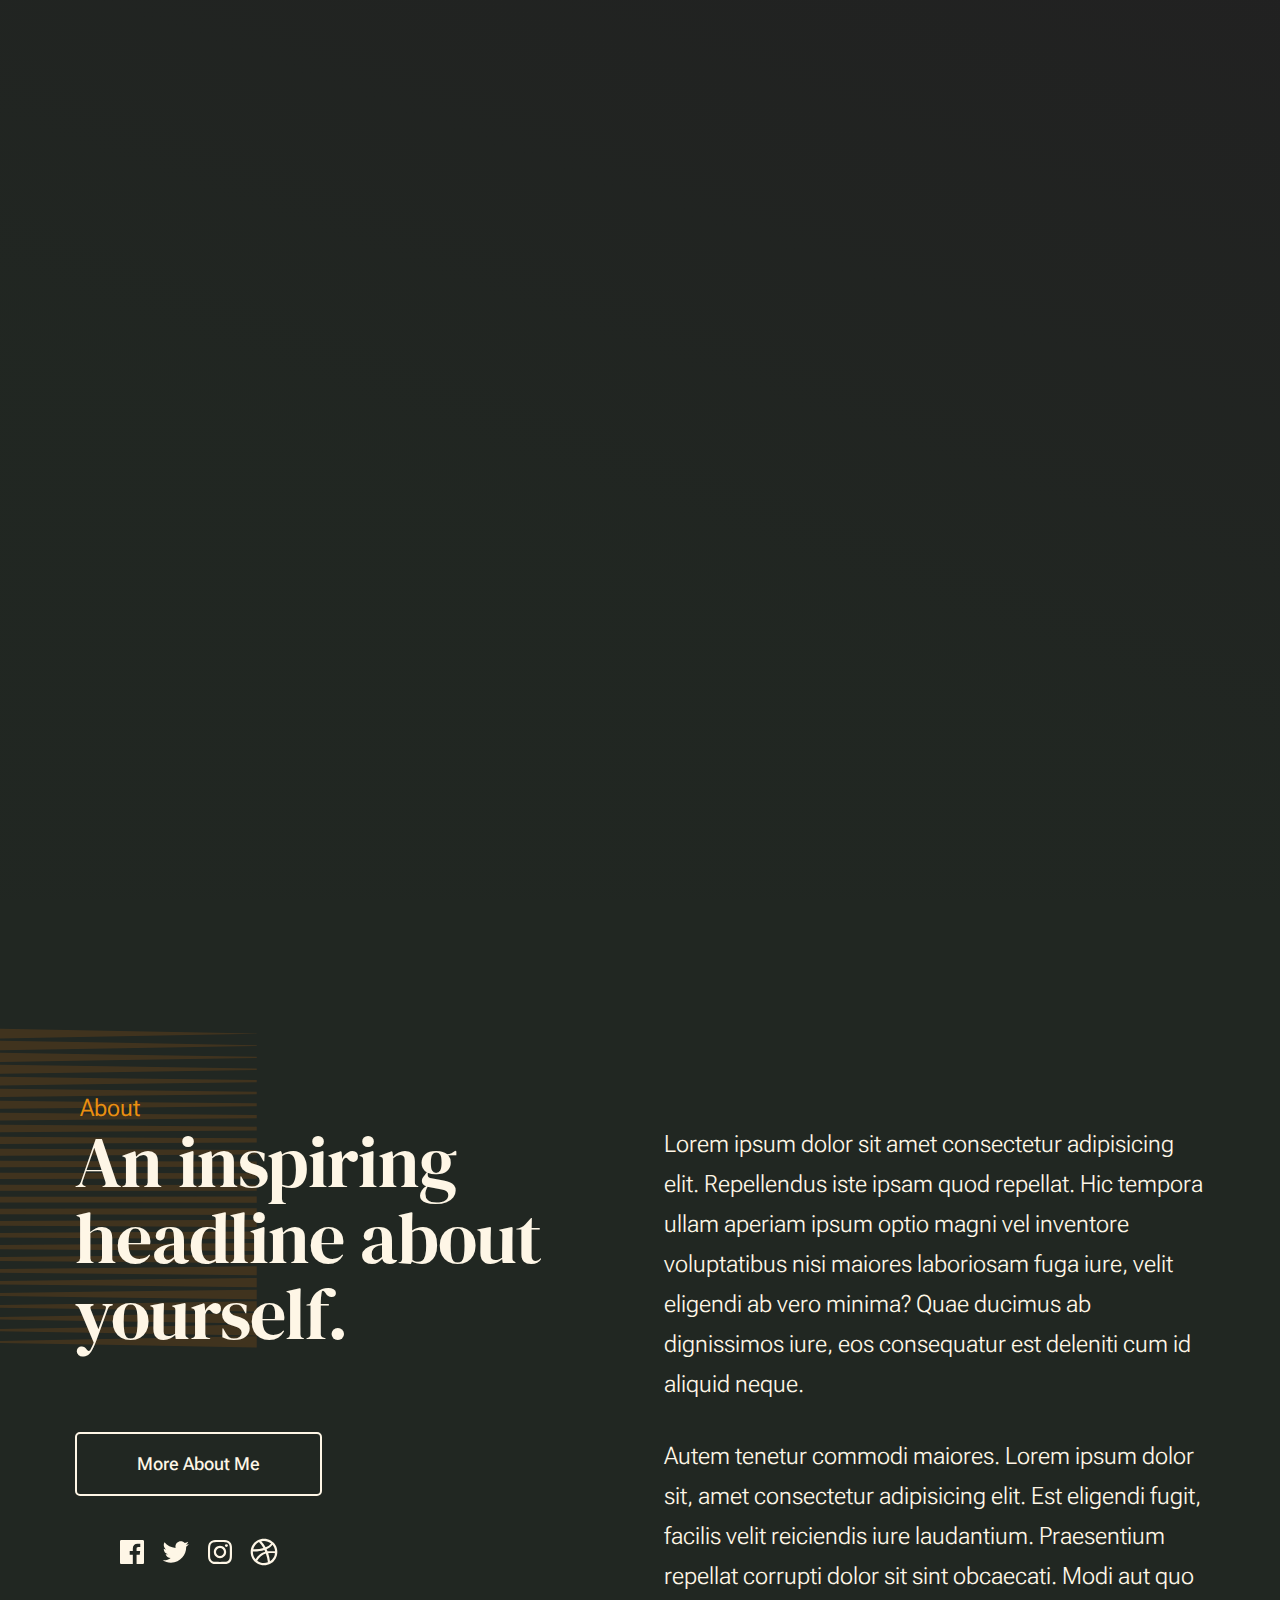
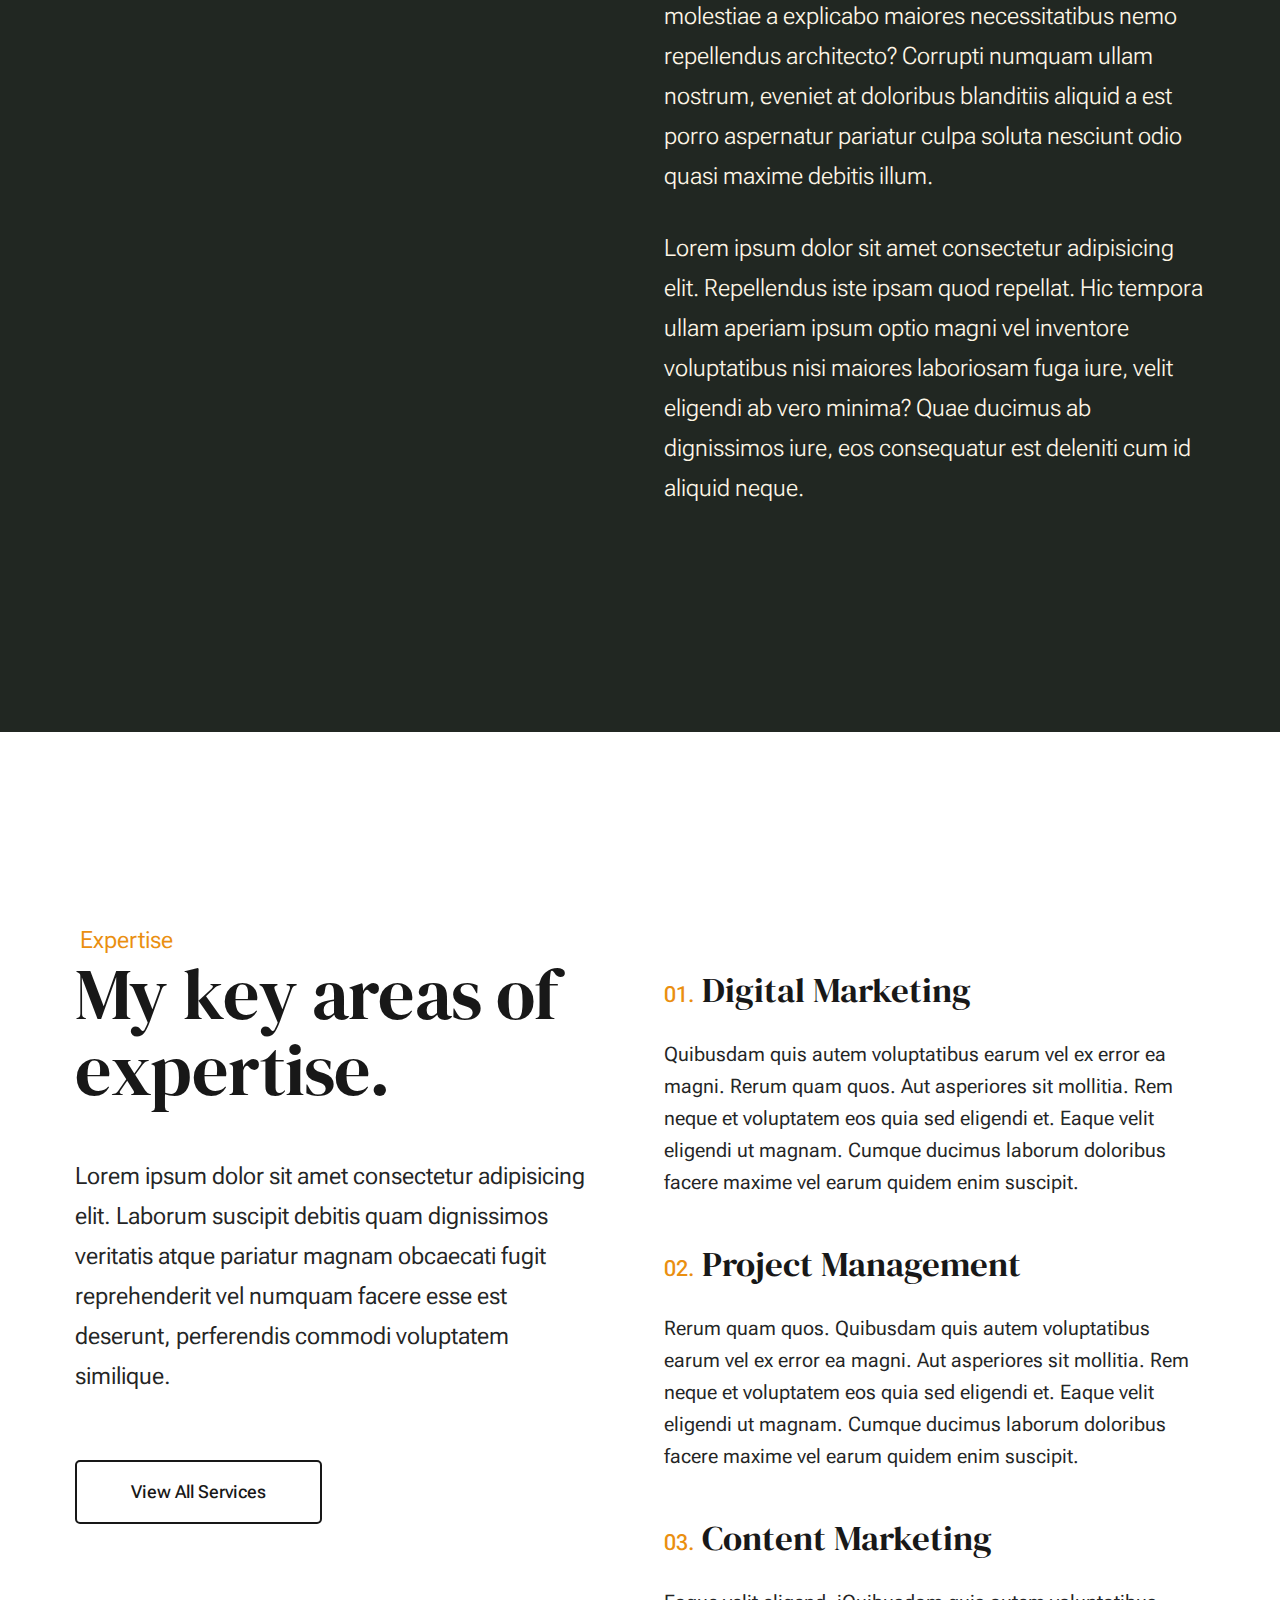
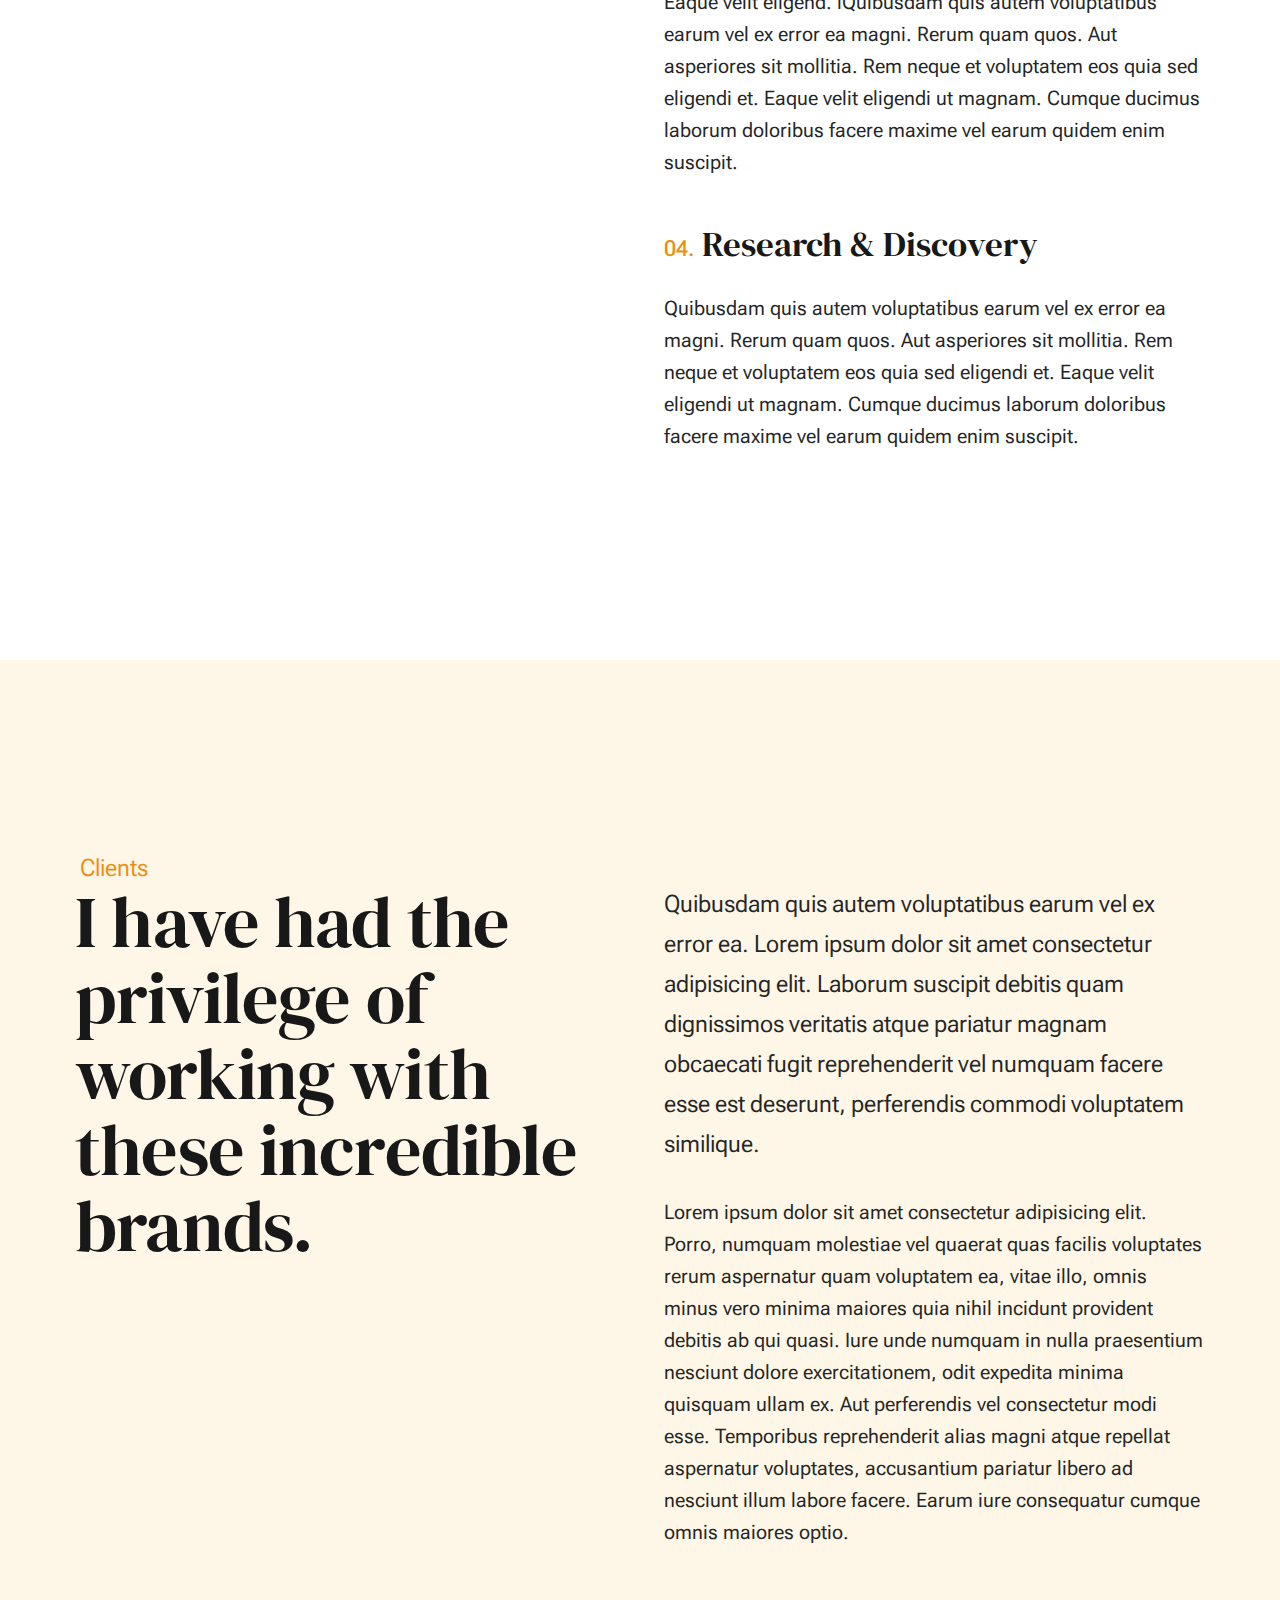
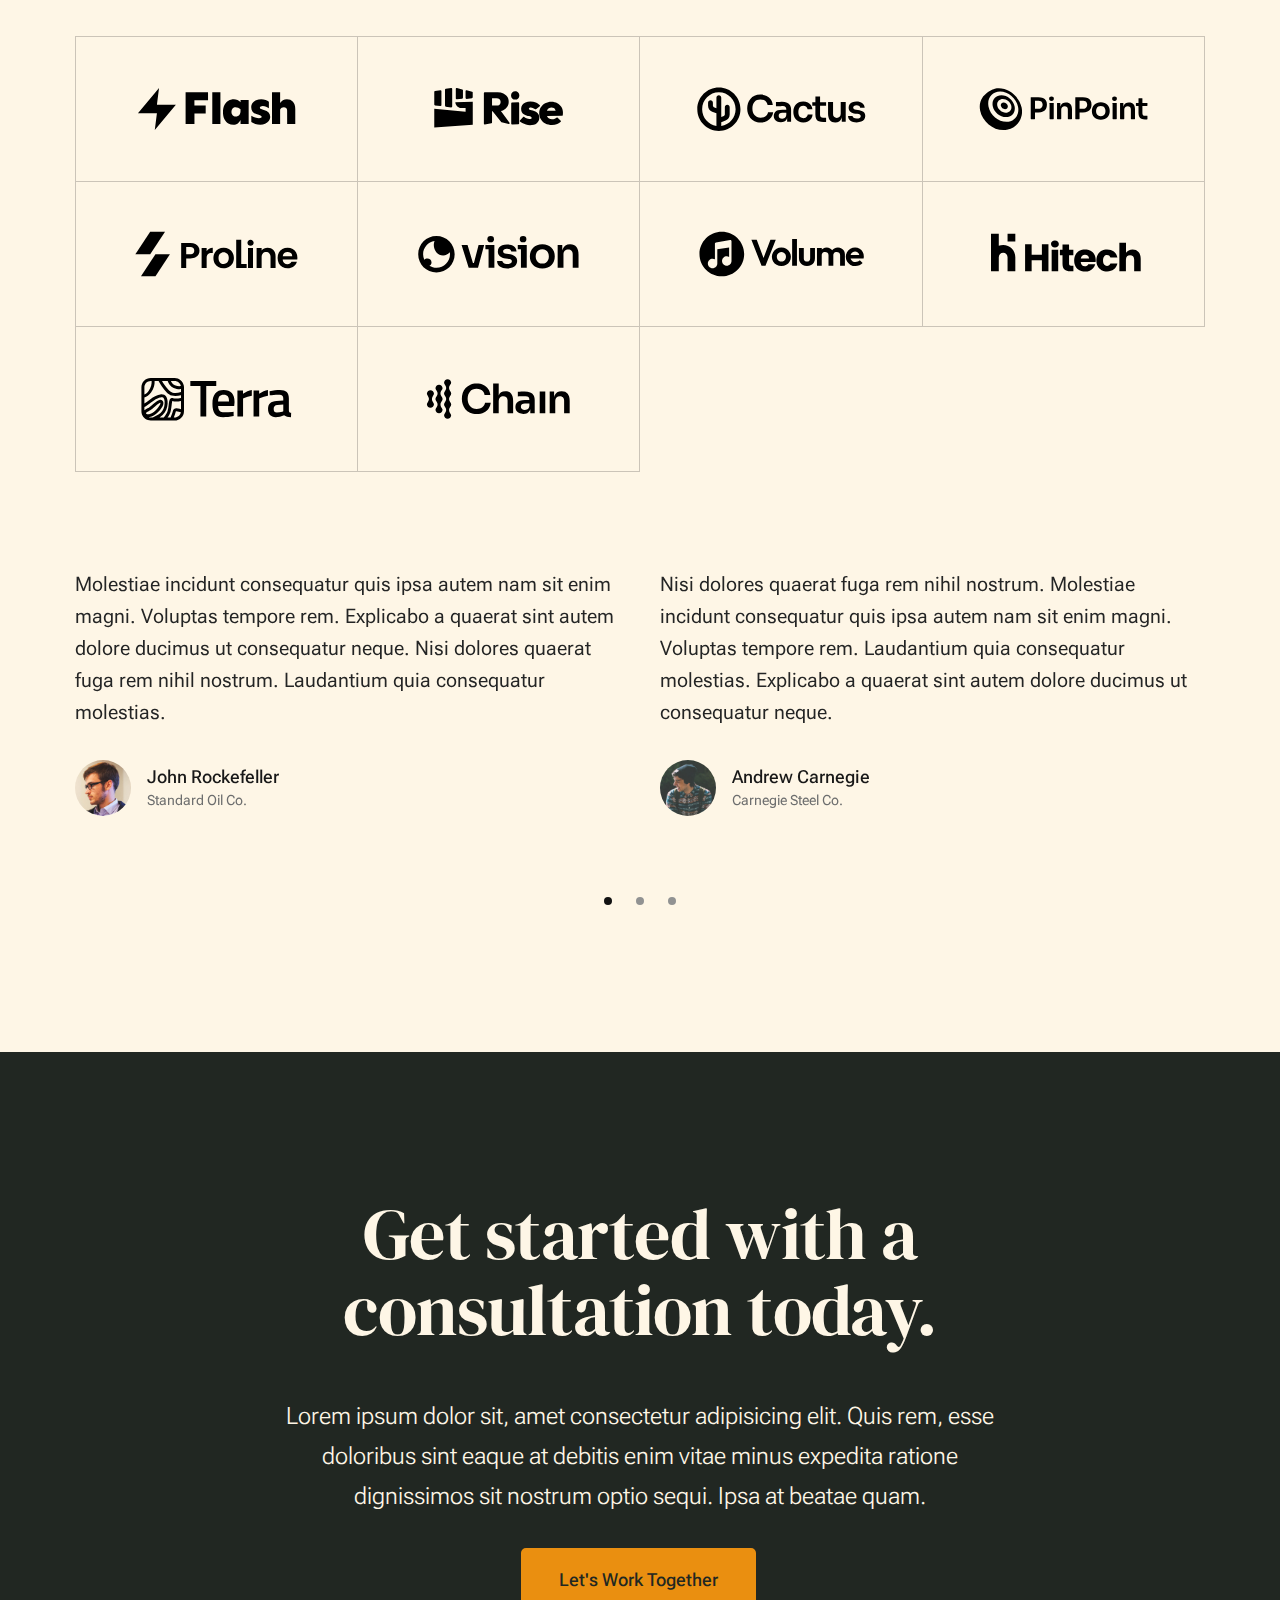
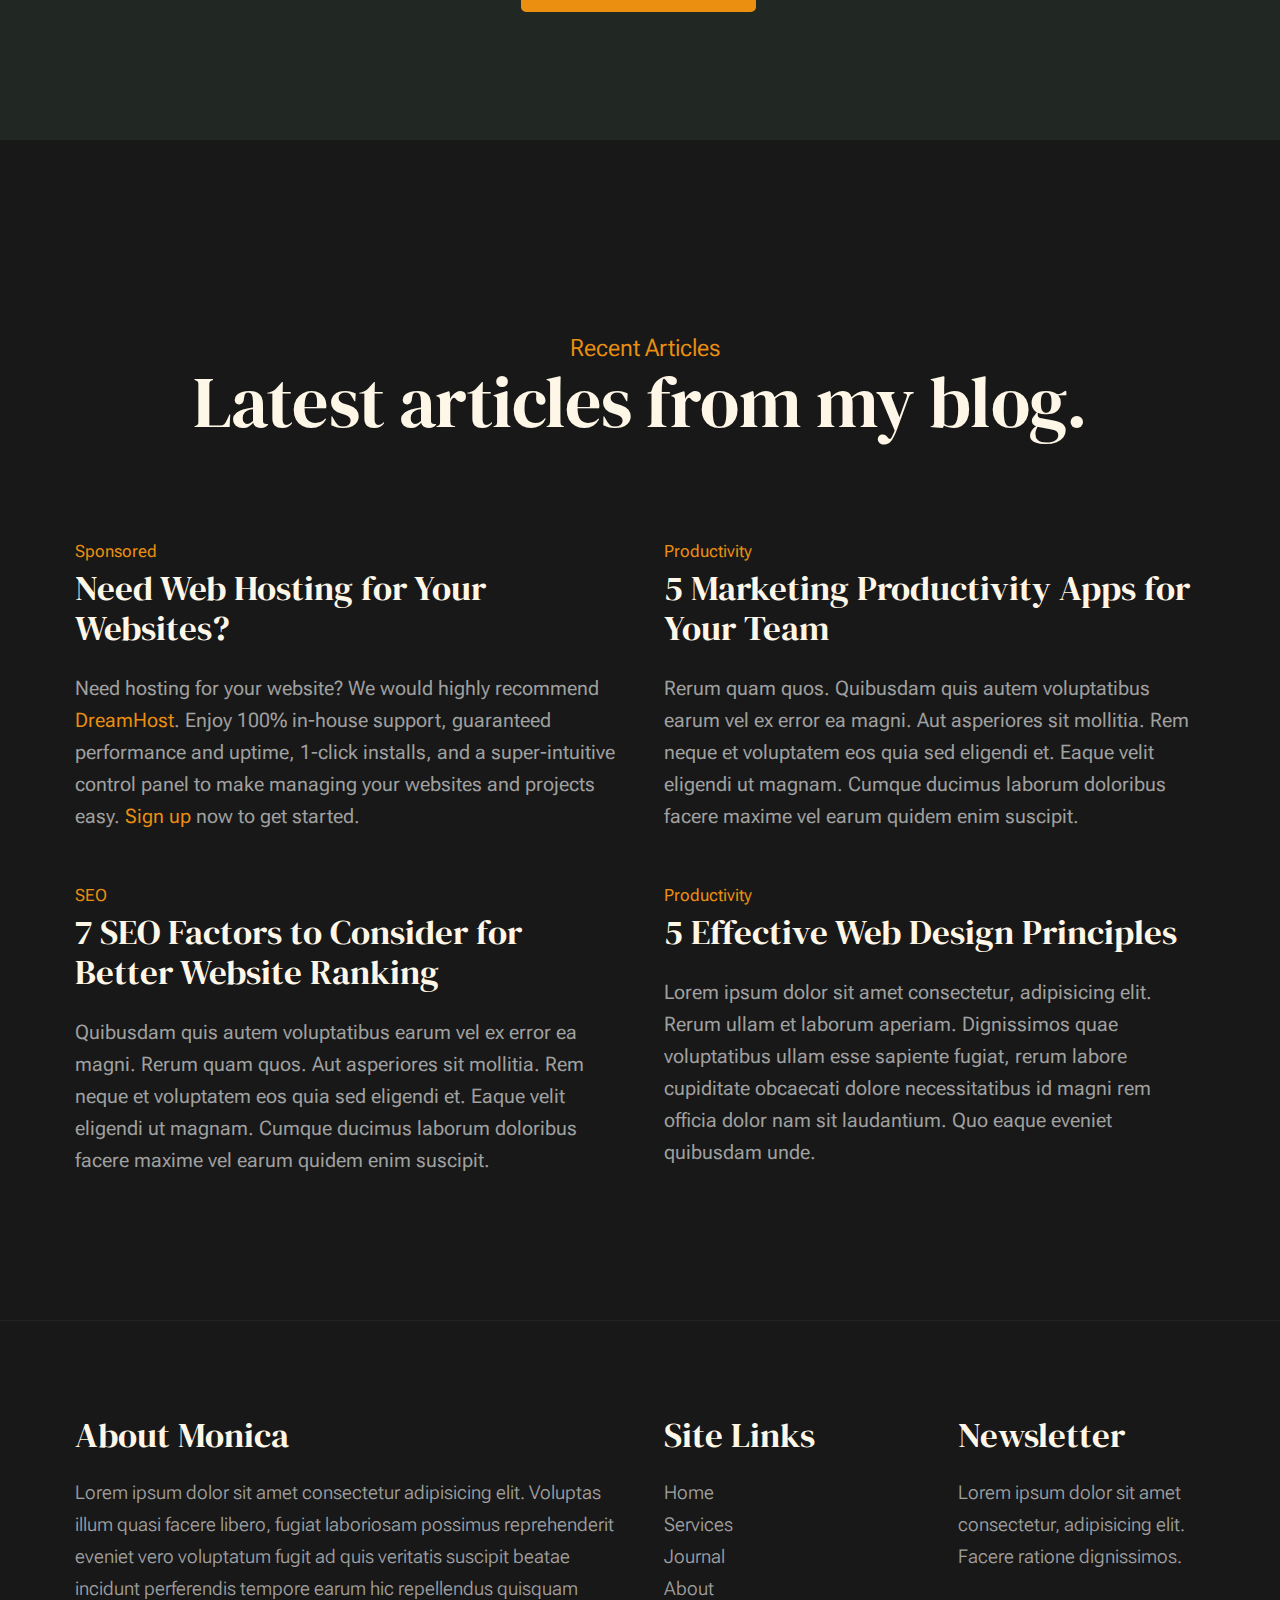
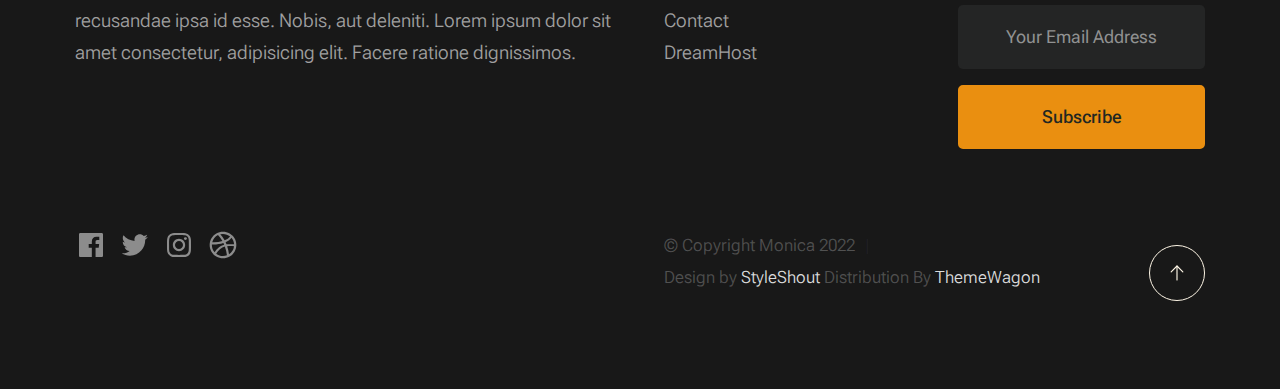
<file: monica-1.0.0/index.html>
<!DOCTYPE html>
<html lang="en" class="no-js" >
<head>

    <!--- basic page needs
    ================================================== -->
    <meta charset="utf-8">
    <meta name="viewport" content="width=device-width, initial-scale=1">
    <title>Monica</title>

    <script>
        document.documentElement.classList.remove('no-js');
        document.documentElement.classList.add('js');
    </script>

    <!-- CSS
    ================================================== -->
    <link rel="stylesheet" href="css/vendor.css">
    <link rel="stylesheet" href="css/styles.css">

    <!-- favicons
    ================================================== -->
    <link rel="apple-touch-icon" sizes="180x180" href="apple-touch-icon.png">
    <link rel="icon" type="image/png" sizes="32x32" href="favicon-32x32.png">
    <link rel="icon" type="image/png" sizes="16x16" href="favicon-16x16.png">
    <link rel="manifest" href="site.webmanifest">

</head>


<body id="top">

    
    <!-- preloader
    ================================================== -->
    <div id="preloader">
        <div id="loader" class="dots-fade">
            <div></div>
            <div></div>
            <div></div>
        </div>
    </div>


    <!-- page wrap
    ================================================== -->
    <div id="page" class="s-pagewrap ss-home">


        <!-- # site header 
        ================================================== -->
        <header class="s-header">

            <div class="row s-header__inner width-sixteen-col">

                <div class="s-header__block">
                    <div class="s-header__logo">
                        <a class="logo" href="index.html">
                            <img src="images/logo.svg" alt="Homepage">
                        </a>
                    </div>

                    <a class="s-header__menu-toggle" href="#0"><span>Menu</span></a>
                </div> <!-- end s-header__block -->

                <nav class="s-header__nav">
    
                    <ul class="s-header__menu-links">
                        <li><a href="about.html">About</a></li>
                        <li><a href="services.html">Services</a></li>
                        <li><a href="blog.html">Journal</a></li>
                        <li><a href="contact.html">Contact</a></li>
                    </ul> <!-- s-header__menu-links -->

                    <div class="s-header__contact">
                        <a href="contact.html" class="btn btn--primary s-header__contact-btn">Let's Work Together</a>                        
                    </div> <!-- s-header__contact -->
    
                </nav> <!-- end s-header__nav -->

            </div> <!-- end s-header__inner -->

        </header> <!-- end s-header -->


        <!-- # site main content
        ================================================== -->
        <section id="content" class="s-content">

            <!-- intro
            ----------------------------------------------- -->
            <section id="intro" class="s-intro">

                <div class="row s-intro__content width-sixteen-col">

                    <div class="column lg-12 s-intro__content-inner grid-block">
                        
                        <div class="s-intro__content-text">
                            <div class="s-intro__content-pretitle text-pretitle">Hello, I'm Monica</div>
                            <h1 class="s-intro__content-title">
                            I create marketing <br>
                            strategies for your <br>
                            business that get <br>
                            results.
                            </h1>
                        </div> <!-- s-intro__content-text -->

                        <div class="s-intro__content-media"> 
                            <div class="s-intro__content-media-inner">                               
                                <img src="images/intro-bg.jpg" srcset="images/intro-bg.jpg 1x, images/intro-bg@2x.jpg 2x" alt="">
                                <div class="lines">                               
                                    <span></span>                                  
                                </div>
                            </div>
                        </div> <!-- s-intro__content-media -->                      

                        <div class="s-intro__scroll-down">
                            <a href="#about" class="smoothscroll">
                                <div class="scroll-icon">
                                    <svg xmlns="http://www.w3.org/2000/svg" viewBox="0 0 24 24" width="36" height="36" fill="none" stroke="#97b34a" stroke-width="1" stroke-linecap="round" stroke-linejoin="round">&lt;!--!  Atomicons Free 1.00 by @atisalab License - https://atomicons.com/license/ (Icons: CC BY 4.0) Copyright 2021 Atomicons --&gt;<polyline points="7 13 12 18 17 13"></polyline><line x1="12" y1="18" x2="12" y2="6"></line></svg>
                                </div>
                                <span>Scroll for more</span>
                            </a>
                        </div> <!-- s-intro__scroll-down -->
                        
                    </div> <!-- s-intro__content-inner -->

                </div> <!-- s-intro__content -->

            </section> <!-- end s-intro -->

            <!-- about
            ----------------------------------------------- -->
            <section id="about" class="s-about target-section">

                <div class="row s-about__content width-sixteen-col">
                    <div class="column grid-block grid-section-split">

                        <img src="images/geometric_shape.svg" alt="" class="s-about__content-imgbg">

                        <div class="section-header grid-section-split__header">
                            <div class="text-pretitle">About</div>                           
                            <h2 class="text-display-title">
                            An inspiring headline about yourself.
                            </h2>                           
                        </div> <!-- end section-header -->

                        <div class="s-about__content-main grid-section-split__primary">
                            <p class="attention-getter">
                            Lorem ipsum dolor sit amet consectetur adipisicing elit. 
                            Repellendus iste ipsam quod repellat. Hic tempora ullam aperiam 
                            ipsum optio magni vel inventore voluptatibus nisi maiores laboriosam 
                            fuga iure, velit eligendi ab vero minima? Quae ducimus ab dignissimos 
                            iure, eos consequatur est deleniti cum id aliquid neque.
                            </p>

                            <p class="attention-getter">
                            Autem tenetur commodi maiores. Lorem ipsum dolor sit, amet consectetur adipisicing elit.  
                            Est eligendi fugit, facilis velit reiciendis iure laudantium. Praesentium repellat 
                            corrupti dolor sit sint obcaecati. Modi aut quo molestiae a explicabo maiores necessitatibus 
                            nemo repellendus architecto? Corrupti numquam ullam nostrum, eveniet at doloribus blanditiis 
                            aliquid a est porro aspernatur pariatur culpa soluta nesciunt odio quasi maxime debitis illum.
                            </p>

                            <p class="attention-getter">
                            Lorem ipsum dolor sit amet consectetur adipisicing elit. 
                            Repellendus iste ipsam quod repellat. Hic tempora ullam aperiam 
                            ipsum optio magni vel inventore voluptatibus nisi maiores laboriosam 
                            fuga iure, velit eligendi ab vero minima? Quae ducimus ab dignissimos 
                            iure, eos consequatur est deleniti cum id aliquid neque.
                            </p>
                        </div> <!-- end s-about__content-main -->

                        <div class="s-about__content-btn grid-section-split__bottom">
                            <a href="about.html" class="btn btn--stroke u-fullwidth">More About Me</a>

                            <ul class="s-about__social social-list">
                                <li>
                                    <a href="#0">
                                        <svg xmlns="http://www.w3.org/2000/svg" width="24" height="24" viewBox="0 0 24 24" style="fill:rgba(0, 0, 0, 1);transform:;-ms-filter:"><path d="M20,3H4C3.447,3,3,3.448,3,4v16c0,0.552,0.447,1,1,1h8.615v-6.96h-2.338v-2.725h2.338v-2c0-2.325,1.42-3.592,3.5-3.592 c0.699-0.002,1.399,0.034,2.095,0.107v2.42h-1.435c-1.128,0-1.348,0.538-1.348,1.325v1.735h2.697l-0.35,2.725h-2.348V21H20 c0.553,0,1-0.448,1-1V4C21,3.448,20.553,3,20,3z"></path></svg>
                                        <span class="u-screen-reader-text">Facebook</span>
                                    </a>
                                </li>
                                <li>
                                    <a href="#0">
                                        <svg xmlns="http://www.w3.org/2000/svg" width="24" height="24" viewBox="0 0 24 24" style="fill:rgba(0, 0, 0, 1);transform:;-ms-filter:"><path d="M19.633,7.997c0.013,0.175,0.013,0.349,0.013,0.523c0,5.325-4.053,11.461-11.46,11.461c-2.282,0-4.402-0.661-6.186-1.809 c0.324,0.037,0.636,0.05,0.973,0.05c1.883,0,3.616-0.636,5.001-1.721c-1.771-0.037-3.255-1.197-3.767-2.793 c0.249,0.037,0.499,0.062,0.761,0.062c0.361,0,0.724-0.05,1.061-0.137c-1.847-0.374-3.23-1.995-3.23-3.953v-0.05 c0.537,0.299,1.16,0.486,1.82,0.511C3.534,9.419,2.823,8.184,2.823,6.787c0-0.748,0.199-1.434,0.548-2.032 c1.983,2.443,4.964,4.04,8.306,4.215c-0.062-0.3-0.1-0.611-0.1-0.923c0-2.22,1.796-4.028,4.028-4.028 c1.16,0,2.207,0.486,2.943,1.272c0.91-0.175,1.782-0.512,2.556-0.973c-0.299,0.935-0.936,1.721-1.771,2.22 c0.811-0.088,1.597-0.312,2.319-0.624C21.104,6.712,20.419,7.423,19.633,7.997z"></path></svg>
                                        <span class="u-screen-reader-text">Twitter</span>
                                    </a>
                                </li>
                                <li>
                                    <a href="#0">
                                        <svg xmlns="http://www.w3.org/2000/svg" width="24" height="24" viewBox="0 0 24 24" style="fill:rgba(0, 0, 0, 1);transform:;-ms-filter:"><path d="M11.999,7.377c-2.554,0-4.623,2.07-4.623,4.623c0,2.554,2.069,4.624,4.623,4.624c2.552,0,4.623-2.07,4.623-4.624 C16.622,9.447,14.551,7.377,11.999,7.377L11.999,7.377z M11.999,15.004c-1.659,0-3.004-1.345-3.004-3.003 c0-1.659,1.345-3.003,3.004-3.003s3.002,1.344,3.002,3.003C15.001,13.659,13.658,15.004,11.999,15.004L11.999,15.004z"></path><circle cx="16.806" cy="7.207" r="1.078"></circle><path d="M20.533,6.111c-0.469-1.209-1.424-2.165-2.633-2.632c-0.699-0.263-1.438-0.404-2.186-0.42 c-0.963-0.042-1.268-0.054-3.71-0.054s-2.755,0-3.71,0.054C7.548,3.074,6.809,3.215,6.11,3.479C4.9,3.946,3.945,4.902,3.477,6.111 c-0.263,0.7-0.404,1.438-0.419,2.186c-0.043,0.962-0.056,1.267-0.056,3.71c0,2.442,0,2.753,0.056,3.71 c0.015,0.748,0.156,1.486,0.419,2.187c0.469,1.208,1.424,2.164,2.634,2.632c0.696,0.272,1.435,0.426,2.185,0.45 c0.963,0.042,1.268,0.055,3.71,0.055s2.755,0,3.71-0.055c0.747-0.015,1.486-0.157,2.186-0.419c1.209-0.469,2.164-1.424,2.633-2.633 c0.263-0.7,0.404-1.438,0.419-2.186c0.043-0.962,0.056-1.267,0.056-3.71s0-2.753-0.056-3.71C20.941,7.57,20.801,6.819,20.533,6.111z M19.315,15.643c-0.007,0.576-0.111,1.147-0.311,1.688c-0.305,0.787-0.926,1.409-1.712,1.711c-0.535,0.199-1.099,0.303-1.67,0.311 c-0.95,0.044-1.218,0.055-3.654,0.055c-2.438,0-2.687,0-3.655-0.055c-0.569-0.007-1.135-0.112-1.669-0.311 c-0.789-0.301-1.414-0.923-1.719-1.711c-0.196-0.534-0.302-1.099-0.311-1.669c-0.043-0.95-0.053-1.218-0.053-3.654 c0-2.437,0-2.686,0.053-3.655c0.007-0.576,0.111-1.146,0.311-1.687c0.305-0.789,0.93-1.41,1.719-1.712 c0.534-0.198,1.1-0.303,1.669-0.311c0.951-0.043,1.218-0.055,3.655-0.055c2.437,0,2.687,0,3.654,0.055 c0.571,0.007,1.135,0.112,1.67,0.311c0.786,0.303,1.407,0.925,1.712,1.712c0.196,0.534,0.302,1.099,0.311,1.669 c0.043,0.951,0.054,1.218,0.054,3.655c0,2.436,0,2.698-0.043,3.654H19.315z"></path></svg>
                                        <span class="u-screen-reader-text">Instagram</span>
                                    </a>
                                </li>
                                <li>
                                    <a href="#0">
                                        <svg xmlns="http://www.w3.org/2000/svg" width="24" height="24" viewBox="0 0 24 24" style="fill: rgba(0, 0, 0, 1);transform: ;msFilter:;"><path d="M20.66 6.98a9.932 9.932 0 0 0-3.641-3.64C15.486 2.447 13.813 2 12 2s-3.486.447-5.02 1.34c-1.533.893-2.747 2.107-3.64 3.64S2 10.187 2 12s.446 3.487 1.34 5.02a9.924 9.924 0 0 0 3.641 3.64C8.514 21.553 10.187 22 12 22s3.486-.447 5.02-1.34a9.932 9.932 0 0 0 3.641-3.64C21.554 15.487 22 13.813 22 12s-.446-3.487-1.34-5.02zM12 3.66c2 0 3.772.64 5.32 1.919-.92 1.174-2.286 2.14-4.1 2.9-1.002-1.813-2.088-3.327-3.261-4.54A7.715 7.715 0 0 1 12 3.66zM5.51 6.8a8.116 8.116 0 0 1 2.711-2.22c1.212 1.201 2.325 2.7 3.34 4.5-2 .6-4.114.9-6.341.9-.573 0-1.006-.013-1.3-.04A8.549 8.549 0 0 1 5.51 6.8zM3.66 12c0-.054.003-.12.01-.2.007-.08.01-.146.01-.2.254.014.641.02 1.161.02 2.666 0 5.146-.367 7.439-1.1.187.373.381.793.58 1.26-1.32.293-2.674 1.006-4.061 2.14S6.4 16.247 5.76 17.5c-1.4-1.587-2.1-3.42-2.1-5.5zM12 20.34c-1.894 0-3.594-.587-5.101-1.759.601-1.187 1.524-2.322 2.771-3.401 1.246-1.08 2.483-1.753 3.71-2.02a29.441 29.441 0 0 1 1.56 6.62 8.166 8.166 0 0 1-2.94.56zm7.08-3.96a8.351 8.351 0 0 1-2.58 2.621c-.24-2.08-.7-4.107-1.379-6.081.932-.066 1.765-.1 2.5-.1.799 0 1.686.034 2.659.1a8.098 8.098 0 0 1-1.2 3.46zm-1.24-5c-1.16 0-2.233.047-3.22.14a27.053 27.053 0 0 0-.68-1.62c2.066-.906 3.532-2.006 4.399-3.3 1.2 1.414 1.854 3.027 1.96 4.84-.812-.04-1.632-.06-2.459-.06z"></path></svg>
                                        <span class="u-screen-reader-text">Dribbble</span>
                                    </a>
                                </li>
                            </ul> <!-- end s-footer__social -->
                        </div> <!-- end s-about__content-btn -->
                    
                    </div> <!-- content-inner -->
                </div>
                
            </section> <!-- end s-about -->

            <!-- expertise
            ----------------------------------------------- -->
            <section id="expertise" class="s-expertise">

                <div class="row s-expertise__content width-sixteen-col">
                    <div class="column xl-12 grid-block grid-section-split">

                        <div class="section-header grid-section-split__header">
                            <div class="text-pretitle">Expertise</div>                           
                            <h2 class="text-display-title">
                            My key areas of expertise.
                            </h2>     
                            
                            <p class="lead">
                            Lorem ipsum dolor sit amet consectetur adipisicing elit. Laborum suscipit debitis quam dignissimos veritatis atque pariatur magnam obcaecati fugit reprehenderit vel numquam facere esse est deserunt, perferendis commodi voluptatem similique.
                            </p>
                        </div> <!-- end section-header -->

                        <div class="s-expertise__content-main grid-section-split__primary">

                            <div class="grid-list-items list-items show-ctr">
                                <div class="grid-list-items__item list-items__item">
                                    <div class="grid-list-items__title list-items__item-header">
                                        <h3 class="list-items__item-title">Digital Marketing</h3>
                                    </div>
                                    <div class="grid-list-items__text list-items__item-text">
                                        <p>
                                        Quibusdam quis autem voluptatibus earum vel ex error ea magni. Rerum quam quos. Aut asperiores 
                                        sit mollitia. Rem neque et voluptatem eos quia sed eligendi et. Eaque velit eligendi ut 
                                        magnam. Cumque ducimus laborum doloribus facere maxime vel earum quidem enim suscipit.
                                        </p>
                                    </div>
                                </div> <!-- list-item -->
                                <div class="grid-list-items__item list-items__item">
                                    <div class="grid-list-items__title list-items__item-header">
                                        <h3 class="list-items__item-title">Project Management</h3>
                                    </div>
                                    <div class="grid-list-items__text list-items__item-text">
                                        <p>
                                        Rerum quam quos. Quibusdam quis autem voluptatibus earum vel ex error ea magni. Aut asperiores 
                                        sit mollitia. Rem neque et voluptatem eos quia sed eligendi et. Eaque velit eligendi ut 
                                        magnam. Cumque ducimus laborum doloribus facere maxime vel earum quidem enim suscipit.
                                        </p>
                                    </div>
                                </div> <!-- list-expertise__item -->
                                <div class="grid-list-items__item list-items__item">
                                    <div class="grid-list-items__title list-items__item-header">
                                        <h3 class="list-items__item-title">Content Marketing</h3>
                                    </div>
                                    <div class="grid-list-items__text list-items__item-text">
                                        <p>
                                        Eaque velit eligend. iQuibusdam quis autem voluptatibus earum vel ex error ea magni. 
                                        Rerum quam quos. Aut asperiores sit mollitia. Rem neque et voluptatem eos quia sed eligendi et. 
                                        Eaque velit eligendi ut magnam. Cumque ducimus laborum doloribus facere maxime vel earum quidem enim suscipit.
                                        </p>
                                    </div>
                                </div> <!-- list-expertise__item -->
                                <div class="grid-list-items__item list-items__item">
                                    <div class="grid-list-items__title list-items__item-header">
                                        <h3 class="list-items__item-title">Research & Discovery</h3>
                                    </div>
                                    <div class="grid-list-items__text list-items__item-text">
                                        <p>
                                        Quibusdam quis autem voluptatibus earum vel ex error ea magni. Rerum quam quos. Aut asperiores 
                                        sit mollitia. Rem neque et voluptatem eos quia sed eligendi et. Eaque velit eligendi ut 
                                        magnam. Cumque ducimus laborum doloribus facere maxime vel earum quidem enim suscipit.
                                        </p>
                                    </div>
                                </div> <!-- list-expertise__item -->

                            </div> <!-- grid-list-items -->
                        </div> <!-- end s-expertise__content-main -->

                        <div class="s-expertise__content-btn grid-section-split__bottom">
                            <a href="services.html" class="btn btn--stroke u-fullwidth">View All Services</a>
                        </div> <!-- end s-about__content-btn -->

                    </div> <!-- end grid-block-->
                </div> <!-- end s-expertise__content -->

            </section> <!-- end s-expertise -->

            <!-- clients
            ----------------------------------------------- -->
            <section id="clients" class="s-clients">          

                <div class="row s-clients__content-block width-sixteen-col">
                    <div class="column xl-12 grid-block grid-section-split">
                    
                        <div class="section-header grid-section-split__header">
                            <div class="text-pretitle">Clients</div>                           
                            <h2 class="text-display-title">
                            I have had the privilege of working with these incredible brands.
                            </h2>       
                        </div> <!-- end section-header -->
                    
                        <div class="grid-section-split__primary">
                            <p class="lead">
                            Quibusdam quis autem voluptatibus earum vel ex error ea. Lorem ipsum dolor sit amet consectetur 
                            adipisicing elit. Laborum suscipit debitis quam dignissimos veritatis atque pariatur magnam 
                            obcaecati fugit reprehenderit vel numquam facere esse est deserunt, perferendis commodi voluptatem similique.
                            </p>   

                            <p>
                            Lorem ipsum dolor sit amet consectetur adipisicing elit. Porro, numquam molestiae vel quaerat quas 
                            facilis voluptates rerum aspernatur quam voluptatem ea, vitae illo, omnis minus vero minima maiores 
                            quia nihil incidunt provident debitis ab qui quasi. Iure unde numquam in nulla praesentium nesciunt 
                            dolore exercitationem, odit expedita minima quisquam ullam ex. Aut perferendis vel consectetur modi esse.
                            Temporibus reprehenderit alias magni atque repellat aspernatur voluptates, accusantium pariatur libero ad 
                            nesciunt illum labore facere. Earum iure consequatur cumque omnis maiores optio.
                            </p>
                        </div> <!-- end grid-section-split__primary -->
                    
                    </div> <!-- end column -->
                </div> <!-- end row -->

                <div class="row s-clients__content-block width-sixteen-col">
                    <div class="column xl-12">
                    
                        <div class="clients-list">                            
                            <div class="clients-list__item">
                                <a href="#0">
                                    <img src="images/clients/flash.svg" alt="">
                                </a>
                            </div>
                            <div class="clients-list__item">
                                <a href="#0">
                                    <img src="images/clients/rise.svg" alt="">
                                </a>
                            </div>
                            <div class="clients-list__item">
                                <a href="#0">
                                    <img src="images/clients/cactus.svg" alt="">
                                </a>
                            </div>
                            <div class="clients-list__item">
                                <a href="#0">
                                    <img src="images/clients/pinpoint.svg" alt="">
                                </a>
                            </div>
                            <div class="clients-list__item">
                                <a href="#0">
                                    <img src="images/clients/proline.svg" alt="">
                                </a>
                            </div>
                            <div class="clients-list__item">
                                <a href="#0">
                                    <img src="images/clients/vision.svg" alt="">
                                </a>
                            </div>
                            <div class="column clients-list__item">
                                <a href="#0">
                                    <img src="images/clients/volume.svg" alt="">
                                </a>
                            </div>
                            <div class="column clients-list__item">
                                <a href="#0">
                                    <img src="images/clients/hitech.svg" alt="">
                                </a>
                            </div><div class="clients-list__item">
                                <a href="#0">
                                    <img src="images/clients/terra.svg" alt="">
                                </a>
                            </div>
                            <div class="clients-list__item">
                                <a href="#0">
                                    <img src="images/clients/chain.svg" alt="">
                                </a>
                            </div>
                        </div> <!-- end clients-list -->

                    </div> <!-- end column -->
                </div> <!-- end row -->
                                
                <div class="row s-clients__content-block width-sixteen-col">
                    <div class="column xl-12 testimonials">
                    
                        <div class="swiper-container testimonials__slider home-slider">

                            <div class="swiper-wrapper">
                                <div class="testimonials__slide swiper-slide">
                                    <p>
                                    Molestiae incidunt consequatur quis ipsa autem nam sit enim magni. Voluptas tempore rem. 
                                    Explicabo a quaerat sint autem dolore ducimus ut consequatur neque. Nisi dolores quaerat fuga rem nihil nostrum.
                                    Laudantium quia consequatur molestias.
                                    </p>
                                    <div class="testimonials__author">
                                        <img src="images/avatars/user-01.jpg" alt="Author image" class="testimonials__avatar">
                                        <cite class="testimonials__cite">
                                            <strong>John Rockefeller</strong>
                                            <span>Standard Oil Co.</span>
                                        </cite>
                                    </div>
                                </div>
                                <div class="testimonials__slide swiper-slide">
                                    <p>
                                    Nisi dolores quaerat fuga rem nihil nostrum. Molestiae incidunt consequatur quis ipsa autem nam sit enim magni. 
                                    Voluptas tempore rem. Laudantium quia consequatur molestias.
                                    Explicabo a quaerat sint autem dolore ducimus ut consequatur neque.
                                    </p>
                                    <div class="testimonials__author">
                                        <img src="images/avatars/user-04.jpg" alt="Author image" class="testimonials__avatar">
                                        <cite class="testimonials__cite">
                                            <strong>Andrew Carnegie</strong>
                                            <span>Carnegie Steel Co.</span>
                                        </cite>
                                    </div>
                                </div>
                                <div class="testimonials__slide swiper-slide">
                                    <p>
                                    Voluptas tempore rem. Molestiae incidunt consequatur quis ipsa autem nam sit enim magni.  
                                    Explicabo a quaerat sint autem dolore ducimus ut consequatur neque. 
                                    Nisi dolores quaerat fuga rem nihil nostrum. Laudantium quia consequatur molestias.
                                    </p>
                                    <div class="testimonials__author">
                                        <img src="images/avatars/user-06.jpg" alt="Author image" class="testimonials__avatar">
                                        <cite class="testimonials__cite">
                                            <strong>Henry Ford</strong>
                                            <span>Ford Motor Co.</span>
                                        </cite>
                                    </div>
                                </div>
                                <div class="testimonials__slide swiper-slide">
                                    <p>
                                    Molestiae incidunt consequatur quis ipsa autem nam sit enim magni. Voluptas tempore rem. 
                                    Explicabo a quaerat sint autem dolore ducimus ut consequatur neque. Nisi dolores quaerat fuga rem nihil nostrum.
                                    Laudantium quia consequatur molestias.
                                    </p>
                                    <div class="testimonials__author">
                                        <img src="images/avatars/user-02.jpg" alt="Author image" class="testimonials__avatar">
                                        <cite class="testimonials__cite">
                                            <strong>John Morgan</strong>
                                            <span>JP Morgan & Co.</span>
                                        </cite>
                                    </div>
                                </div> 
                            </div> <!-- end swiper-wrapper --> 

                            <div class="swiper-pagination"></div>

                        </div> <!--end testimonials__slider -->                    
                    
                    </div> <!-- end column -->
                </div> <!-- end row -->


            </section> <!-- end s-clients -->            

        </section> <!-- s-content-->

        <!-- # cta
        ================================================== -->
        <section id="cta" class="s-cta">

            <div class="row row-x-center text-center">
                <div class="column xl-8 lg-12">

                    <div class="s-cta__content">
                        <h2 class="text-display-title">
                        Get started with a consultation today.
                        </h2>
                        <p class="lead">
                        Lorem ipsum dolor sit, amet consectetur adipisicing elit. Quis rem, esse doloribus sint eaque at debitis enim vitae minus expedita ratione dignissimos sit nostrum optio sequi. Ipsa at beatae quam.
                        </p>
                        <a href="contact.html" class="btn btn--primary">Let's Work Together</a>
                    </div>

                </div>
            </div>

        </section> <!-- end s-cta -->

        <!-- # journal
        ================================================== -->
        <section id="journal" class="s-journal">

            <div class="row s-journal__content width-sixteen-col">
                <div class="column xl-12 grid-block">

                    <div class="grid-full section-header text-center">
                        <div class="text-pretitle">Recent Articles</div>                           
                        <h2 class="text-display-title">
                        Latest articles from my blog.
                        </h2>  
                    </div> <!-- end section-header --> 

                    <div class="grid-full s-journal__content-main grid-list-items">

                        <div class="grid-list-items__item blog-card">
                            <div class="blog-card__header">
                                <div class="blog-card__cat-links">
                                    <a href="https://www.dreamhost.com/r.cgi?287326">Sponsored</a>
                                </div>
                                <h3 class="blog-card__title"><a href="https://www.dreamhost.com/r.cgi?287326">Need Web Hosting for Your Websites?</a></h3>
                            </div>
                            <div class="blog-card__text">
                                <p>
                                Need hosting for your website? We would highly recommend <a href="https://www.dreamhost.com/r.cgi?287326">DreamHost</a>.
                                Enjoy 100% in-house support, guaranteed performance and uptime, 1-click installs, and a super-intuitive control 
                                panel to make managing your websites and projects easy. <a href="https://www.dreamhost.com/r.cgi?287326">Sign up</a> now to get started.
                                </p>
                            </div>
                        </div> <!-- end blog-card -->
                        <div class="grid-list-items__item blog-card">
                            <div class="blog-card__header">
                                <div class="blog-card__cat-links">
                                    <a href="blog.html">Productivity</a>
                                </div>
                                <h3 class="blog-card__title"><a href="single.html">5 Marketing Productivity Apps for Your Team</a></h3>
                            </div>
                            <div class="blog-card__text">
                                <p>
                                Rerum quam quos. Quibusdam quis autem voluptatibus earum vel ex error ea magni. Aut asperiores 
                                sit mollitia. Rem neque et voluptatem eos quia sed eligendi et. Eaque velit eligendi ut 
                                magnam. Cumque ducimus laborum doloribus facere maxime vel earum quidem enim suscipit.
                                </p>
                            </div>
                        </div> <!-- end blog-card -->
                        <div class="grid-list-items__item blog-card">
                            <div class="blog-card__header">
                                <div class="blog-card__cat-links">
                                    <a href="blog.html">SEO</a>
                                </div>
                                <h3 class="blog-card__title"><a href="single.html">7 SEO Factors to Consider for Better Website Ranking</a></h3>
                            </div>
                            <div class="blog-card__text">
                                <p>
                                Quibusdam quis autem voluptatibus earum vel ex error ea magni. Rerum quam quos. Aut asperiores 
                                sit mollitia. Rem neque et voluptatem eos quia sed eligendi et. Eaque velit eligendi ut 
                                magnam. Cumque ducimus laborum doloribus facere maxime vel earum quidem enim suscipit.
                                </p>
                            </div>
                        </div> <!-- end blog card -->
                        <div class="grid-list-items__item blog-card">
                            <div class="blog-card__header">
                                <div class="blog-card__cat-links">
                                    <a href="blog.html">Productivity</a>
                                </div>
                                <h3 class="blog-card__title"><a href="single.html">5 Effective Web Design Principles</a></h3>
                            </div>
                            <div class="blog-card__text">
                                <p>
                                Lorem ipsum dolor sit amet consectetur, adipisicing elit. Rerum ullam et laborum aperiam. 
                                Dignissimos quae voluptatibus ullam esse sapiente fugiat, rerum labore cupiditate obcaecati 
                                dolore necessitatibus id magni rem officia dolor nam sit laudantium. Quo eaque eveniet quibusdam unde. 
                                </p>
                            </div>
                        </div> <!-- end blog-card -->

                    </div> <!-- end grid-list-items -->

                </div> <!-- end grid-block-->
            </div> <!-- end s-journal__content -->

        </section> <!-- end s-journal -->


        <!-- # footer 
        ================================================== -->
        <footer class="s-footer">
            <div class="row s-footer__content">
                <div class="column xl-6 lg-6 md-12 s-footer__block s-footer__about">                    
                    <h3>About Monica</h3>
                    <p>
                    Lorem ipsum dolor sit amet consectetur adipisicing elit. Voluptas illum quasi facere libero, 
                    fugiat laboriosam possimus reprehenderit eveniet vero voluptatum fugit ad quis veritatis suscipit beatae 
                    incidunt perferendis tempore earum hic repellendus quisquam recusandae ipsa id esse. Nobis, aut deleniti.
                    Lorem ipsum dolor sit amet consectetur, adipisicing elit. Facere ratione dignissimos.
                    </p>               
                </div>                
                <div class="column xl-3 lg-6 md-12 s-footer__block s-footer__site-links">
                    <h3>Site Links</h3>
                    <ul class="link-list">
                        <li><a href="index.html">Home</a></li>
                        <li><a href="services.html">Services</a></li>
                        <li><a href="blog.html">Journal</a></li>
                        <li><a href="about.html">About</a></li>
                        <li><a href="contact.html">Contact</a></li>
                        <li><a href="https://www.dreamhost.com/r.cgi?287326">DreamHost</a></li>
                    </ul>
                </div>
                <div class="column xl-3 lg-6 md-12 tab-12 s-footer__block s-footer__newsletter">
                    <h3>Newsletter</h3>

                    <p>
                    Lorem ipsum dolor sit amet consectetur, adipisicing elit. Facere ratione dignissimos.
                    </p>

                    <div class="subscribe-form">
                        <form id="mc-form" class="mc-form">
                            <input type="email" name="EMAIL" id="mce-EMAIL" class="u-fullwidth text-center" placeholder="Your Email Address" title="The domain portion of the email address is invalid (the portion after the @)." pattern="^([^\x00-\x20\x22\x28\x29\x2c\x2e\x3a-\x3c\x3e\x40\x5b-\x5d\x7f-\xff]+|\x22([^\x0d\x22\x5c\x80-\xff]|\x5c[\x00-\x7f])*\x22)(\x2e([^\x00-\x20\x22\x28\x29\x2c\x2e\x3a-\x3c\x3e\x40\x5b-\x5d\x7f-\xff]+|\x22([^\x0d\x22\x5c\x80-\xff]|\x5c[\x00-\x7f])*\x22))*\x40([^\x00-\x20\x22\x28\x29\x2c\x2e\x3a-\x3c\x3e\x40\x5b-\x5d\x7f-\xff]+|\x5b([^\x0d\x5b-\x5d\x80-\xff]|\x5c[\x00-\x7f])*\x5d)(\x2e([^\x00-\x20\x22\x28\x29\x2c\x2e\x3a-\x3c\x3e\x40\x5b-\x5d\x7f-\xff]+|\x5b([^\x0d\x5b-\x5d\x80-\xff]|\x5c[\x00-\x7f])*\x5d))*(\.\w{2,})+$" required>
                            <input type="submit" name="subscribe" value="Subscribe" class="btn btn--primary btn--small u-fullwidth">
                            <!-- <div style="position: absolute; left: -5000px;" aria-hidden="true"><input type="text" name="b_cdb7b577e41181934ed6a6a44_9a91cfe7b3" tabindex="-1" value=""></div> -->
                            <div class="mc-status"></div>
                        </form>
                    </div>
                </div>
            </div>    
            
            <div class="row s-footer__bottom">
                <div class="column xl-6 lg-12">
                    <ul class="s-footer__social social-list">
                        <li>
                            <a href="#0">
                                <svg xmlns="http://www.w3.org/2000/svg" width="24" height="24" viewBox="0 0 24 24" style="fill:rgba(0, 0, 0, 1);transform:;-ms-filter:"><path d="M20,3H4C3.447,3,3,3.448,3,4v16c0,0.552,0.447,1,1,1h8.615v-6.96h-2.338v-2.725h2.338v-2c0-2.325,1.42-3.592,3.5-3.592 c0.699-0.002,1.399,0.034,2.095,0.107v2.42h-1.435c-1.128,0-1.348,0.538-1.348,1.325v1.735h2.697l-0.35,2.725h-2.348V21H20 c0.553,0,1-0.448,1-1V4C21,3.448,20.553,3,20,3z"></path></svg>
                                <span class="u-screen-reader-text">Facebook</span>
                            </a>
                        </li>
                        <li>
                            <a href="#0">
                                <svg xmlns="http://www.w3.org/2000/svg" width="24" height="24" viewBox="0 0 24 24" style="fill:rgba(0, 0, 0, 1);transform:;-ms-filter:"><path d="M19.633,7.997c0.013,0.175,0.013,0.349,0.013,0.523c0,5.325-4.053,11.461-11.46,11.461c-2.282,0-4.402-0.661-6.186-1.809 c0.324,0.037,0.636,0.05,0.973,0.05c1.883,0,3.616-0.636,5.001-1.721c-1.771-0.037-3.255-1.197-3.767-2.793 c0.249,0.037,0.499,0.062,0.761,0.062c0.361,0,0.724-0.05,1.061-0.137c-1.847-0.374-3.23-1.995-3.23-3.953v-0.05 c0.537,0.299,1.16,0.486,1.82,0.511C3.534,9.419,2.823,8.184,2.823,6.787c0-0.748,0.199-1.434,0.548-2.032 c1.983,2.443,4.964,4.04,8.306,4.215c-0.062-0.3-0.1-0.611-0.1-0.923c0-2.22,1.796-4.028,4.028-4.028 c1.16,0,2.207,0.486,2.943,1.272c0.91-0.175,1.782-0.512,2.556-0.973c-0.299,0.935-0.936,1.721-1.771,2.22 c0.811-0.088,1.597-0.312,2.319-0.624C21.104,6.712,20.419,7.423,19.633,7.997z"></path></svg>
                                <span class="u-screen-reader-text">Twitter</span>
                            </a>
                        </li>
                        <li>
                            <a href="#0">
                                <svg xmlns="http://www.w3.org/2000/svg" width="24" height="24" viewBox="0 0 24 24" style="fill:rgba(0, 0, 0, 1);transform:;-ms-filter:"><path d="M11.999,7.377c-2.554,0-4.623,2.07-4.623,4.623c0,2.554,2.069,4.624,4.623,4.624c2.552,0,4.623-2.07,4.623-4.624 C16.622,9.447,14.551,7.377,11.999,7.377L11.999,7.377z M11.999,15.004c-1.659,0-3.004-1.345-3.004-3.003 c0-1.659,1.345-3.003,3.004-3.003s3.002,1.344,3.002,3.003C15.001,13.659,13.658,15.004,11.999,15.004L11.999,15.004z"></path><circle cx="16.806" cy="7.207" r="1.078"></circle><path d="M20.533,6.111c-0.469-1.209-1.424-2.165-2.633-2.632c-0.699-0.263-1.438-0.404-2.186-0.42 c-0.963-0.042-1.268-0.054-3.71-0.054s-2.755,0-3.71,0.054C7.548,3.074,6.809,3.215,6.11,3.479C4.9,3.946,3.945,4.902,3.477,6.111 c-0.263,0.7-0.404,1.438-0.419,2.186c-0.043,0.962-0.056,1.267-0.056,3.71c0,2.442,0,2.753,0.056,3.71 c0.015,0.748,0.156,1.486,0.419,2.187c0.469,1.208,1.424,2.164,2.634,2.632c0.696,0.272,1.435,0.426,2.185,0.45 c0.963,0.042,1.268,0.055,3.71,0.055s2.755,0,3.71-0.055c0.747-0.015,1.486-0.157,2.186-0.419c1.209-0.469,2.164-1.424,2.633-2.633 c0.263-0.7,0.404-1.438,0.419-2.186c0.043-0.962,0.056-1.267,0.056-3.71s0-2.753-0.056-3.71C20.941,7.57,20.801,6.819,20.533,6.111z M19.315,15.643c-0.007,0.576-0.111,1.147-0.311,1.688c-0.305,0.787-0.926,1.409-1.712,1.711c-0.535,0.199-1.099,0.303-1.67,0.311 c-0.95,0.044-1.218,0.055-3.654,0.055c-2.438,0-2.687,0-3.655-0.055c-0.569-0.007-1.135-0.112-1.669-0.311 c-0.789-0.301-1.414-0.923-1.719-1.711c-0.196-0.534-0.302-1.099-0.311-1.669c-0.043-0.95-0.053-1.218-0.053-3.654 c0-2.437,0-2.686,0.053-3.655c0.007-0.576,0.111-1.146,0.311-1.687c0.305-0.789,0.93-1.41,1.719-1.712 c0.534-0.198,1.1-0.303,1.669-0.311c0.951-0.043,1.218-0.055,3.655-0.055c2.437,0,2.687,0,3.654,0.055 c0.571,0.007,1.135,0.112,1.67,0.311c0.786,0.303,1.407,0.925,1.712,1.712c0.196,0.534,0.302,1.099,0.311,1.669 c0.043,0.951,0.054,1.218,0.054,3.655c0,2.436,0,2.698-0.043,3.654H19.315z"></path></svg>
                                <span class="u-screen-reader-text">Instagram</span>
                            </a>
                        </li>
                        <li>
                            <a href="#0">
                                <svg xmlns="http://www.w3.org/2000/svg" width="24" height="24" viewBox="0 0 24 24" style="fill: rgba(0, 0, 0, 1);transform: ;msFilter:;"><path d="M20.66 6.98a9.932 9.932 0 0 0-3.641-3.64C15.486 2.447 13.813 2 12 2s-3.486.447-5.02 1.34c-1.533.893-2.747 2.107-3.64 3.64S2 10.187 2 12s.446 3.487 1.34 5.02a9.924 9.924 0 0 0 3.641 3.64C8.514 21.553 10.187 22 12 22s3.486-.447 5.02-1.34a9.932 9.932 0 0 0 3.641-3.64C21.554 15.487 22 13.813 22 12s-.446-3.487-1.34-5.02zM12 3.66c2 0 3.772.64 5.32 1.919-.92 1.174-2.286 2.14-4.1 2.9-1.002-1.813-2.088-3.327-3.261-4.54A7.715 7.715 0 0 1 12 3.66zM5.51 6.8a8.116 8.116 0 0 1 2.711-2.22c1.212 1.201 2.325 2.7 3.34 4.5-2 .6-4.114.9-6.341.9-.573 0-1.006-.013-1.3-.04A8.549 8.549 0 0 1 5.51 6.8zM3.66 12c0-.054.003-.12.01-.2.007-.08.01-.146.01-.2.254.014.641.02 1.161.02 2.666 0 5.146-.367 7.439-1.1.187.373.381.793.58 1.26-1.32.293-2.674 1.006-4.061 2.14S6.4 16.247 5.76 17.5c-1.4-1.587-2.1-3.42-2.1-5.5zM12 20.34c-1.894 0-3.594-.587-5.101-1.759.601-1.187 1.524-2.322 2.771-3.401 1.246-1.08 2.483-1.753 3.71-2.02a29.441 29.441 0 0 1 1.56 6.62 8.166 8.166 0 0 1-2.94.56zm7.08-3.96a8.351 8.351 0 0 1-2.58 2.621c-.24-2.08-.7-4.107-1.379-6.081.932-.066 1.765-.1 2.5-.1.799 0 1.686.034 2.659.1a8.098 8.098 0 0 1-1.2 3.46zm-1.24-5c-1.16 0-2.233.047-3.22.14a27.053 27.053 0 0 0-.68-1.62c2.066-.906 3.532-2.006 4.399-3.3 1.2 1.414 1.854 3.027 1.96 4.84-.812-.04-1.632-.06-2.459-.06z"></path></svg>
                                <span class="u-screen-reader-text">Dribbble</span>
                            </a>
                        </li>
                    </ul> <!-- end s-footer__social -->
                </div>
                <div class="column xl-6 lg-12">
                    <p class="ss-copyright">
                        <span>© Copyright Monica 2022</span> 
                        <span>Design by <a href="https://www.styleshout.com/">StyleShout</a> Distribution By <a href="https://themewagon.com">ThemeWagon</a></span>
                    </p>
                </div>

                <div class="ss-go-top">
                    <a class="smoothscroll" title="Back to Top" href="#top">
                        <svg xmlns="http://www.w3.org/2000/svg" viewBox="0 0 24 24" width="36" height="36" fill="none" stroke="#ffffff" stroke-width="1" stroke-linecap="round" stroke-linejoin="round">&lt;!--!  Atomicons Free 1.00 by @atisalab License - https://atomicons.com/license/ (Icons: CC BY 4.0) Copyright 2021 Atomicons --&gt;<polyline points="17 11 12 6 7 11"></polyline><line x1="12" y1="18" x2="12" y2="6"></line></svg>
                    </a>
                </div> <!-- end ss-go-top -->
            </div>
            
        </footer> <!-- end s-footer -->

    </div> <!-- end page-wrap -->

    <!-- Java Script
    ================================================== -->
    <script src="js/plugins.js"></script>
    <script src="js/main.js"></script>

</body>
</html>
</file>
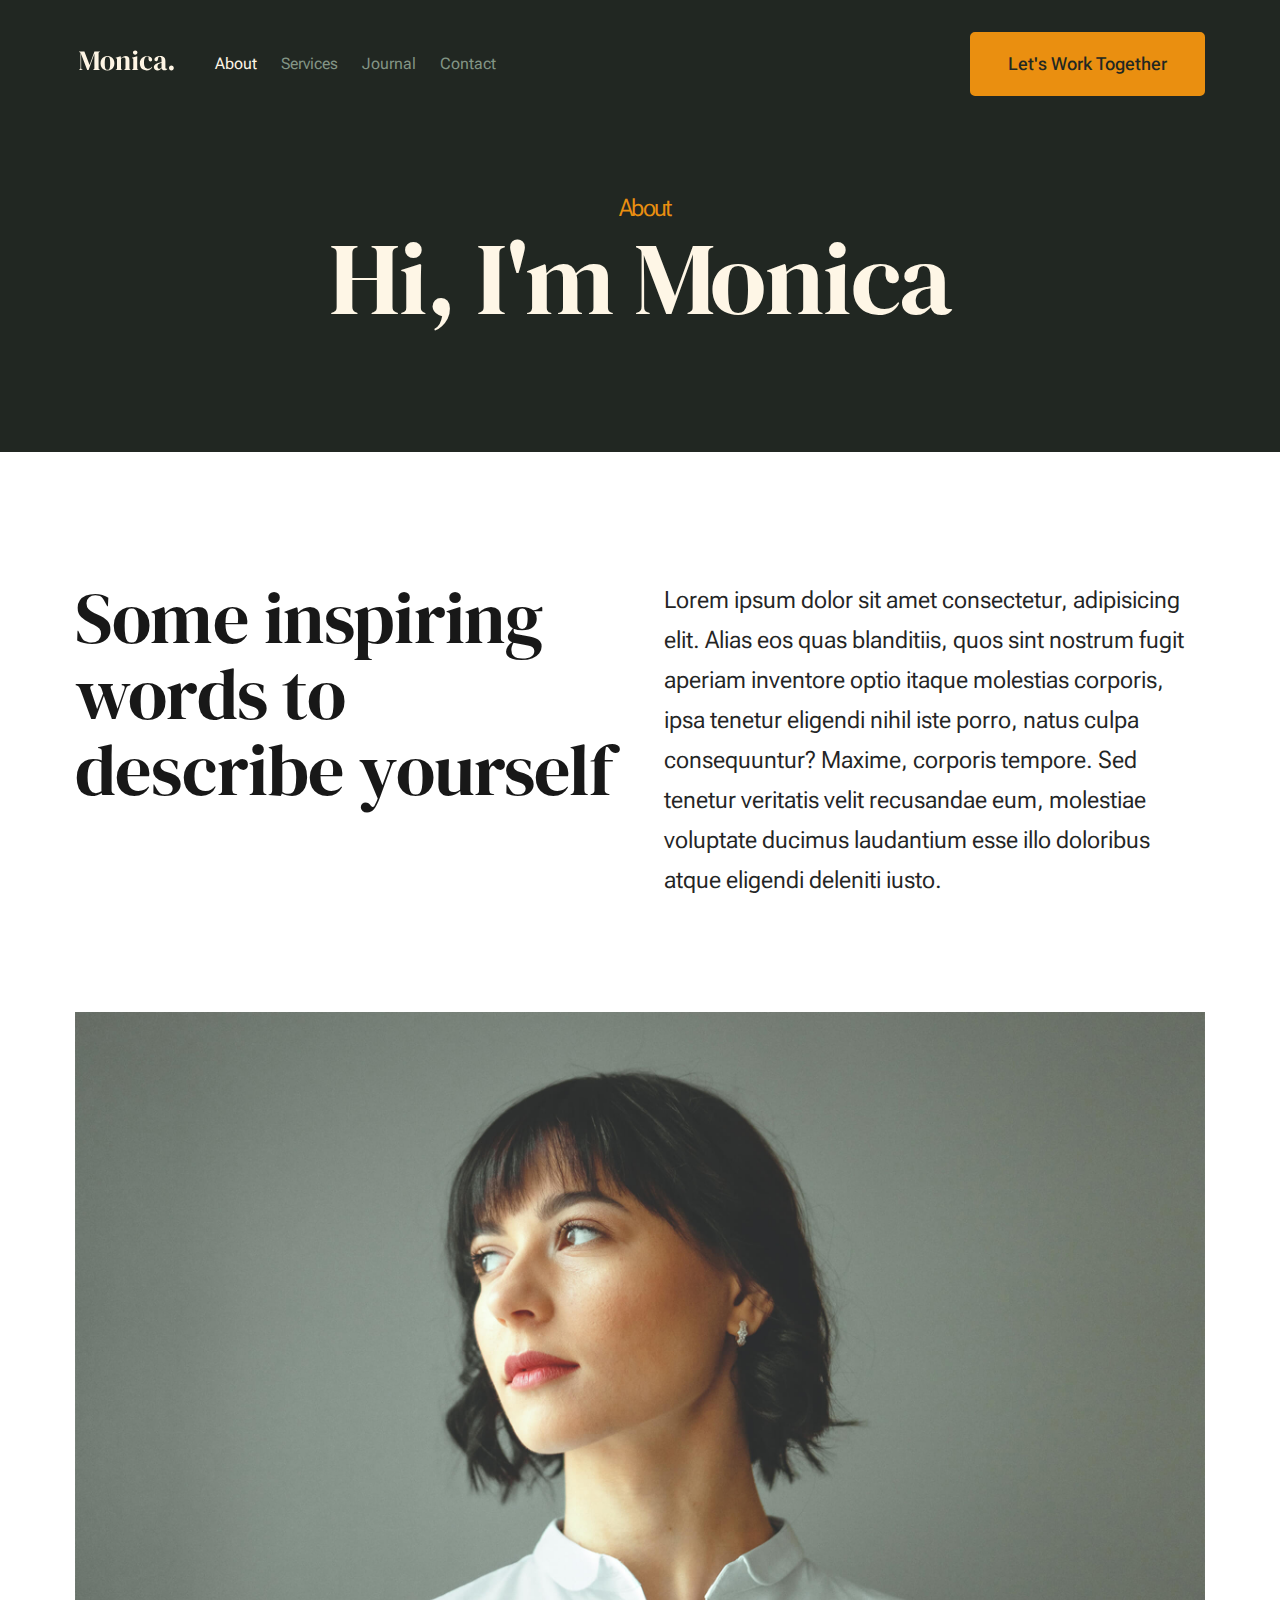
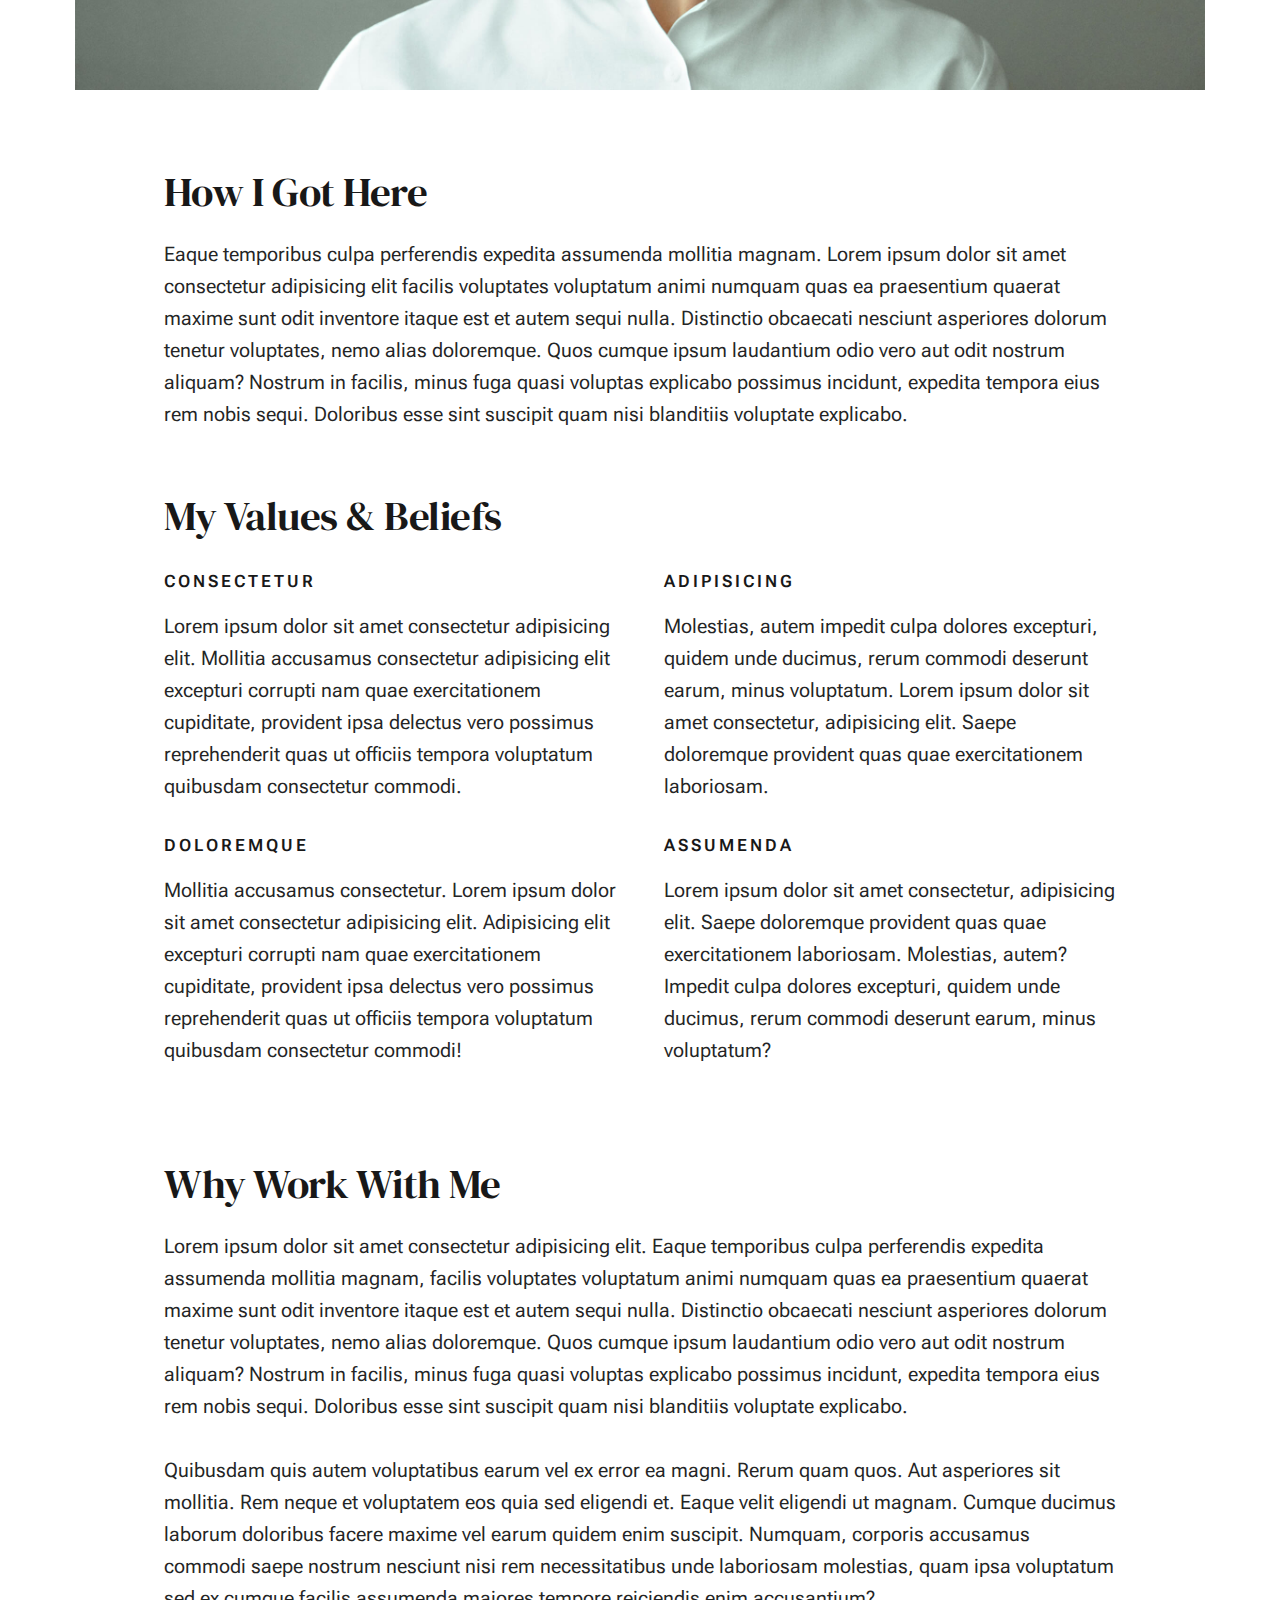
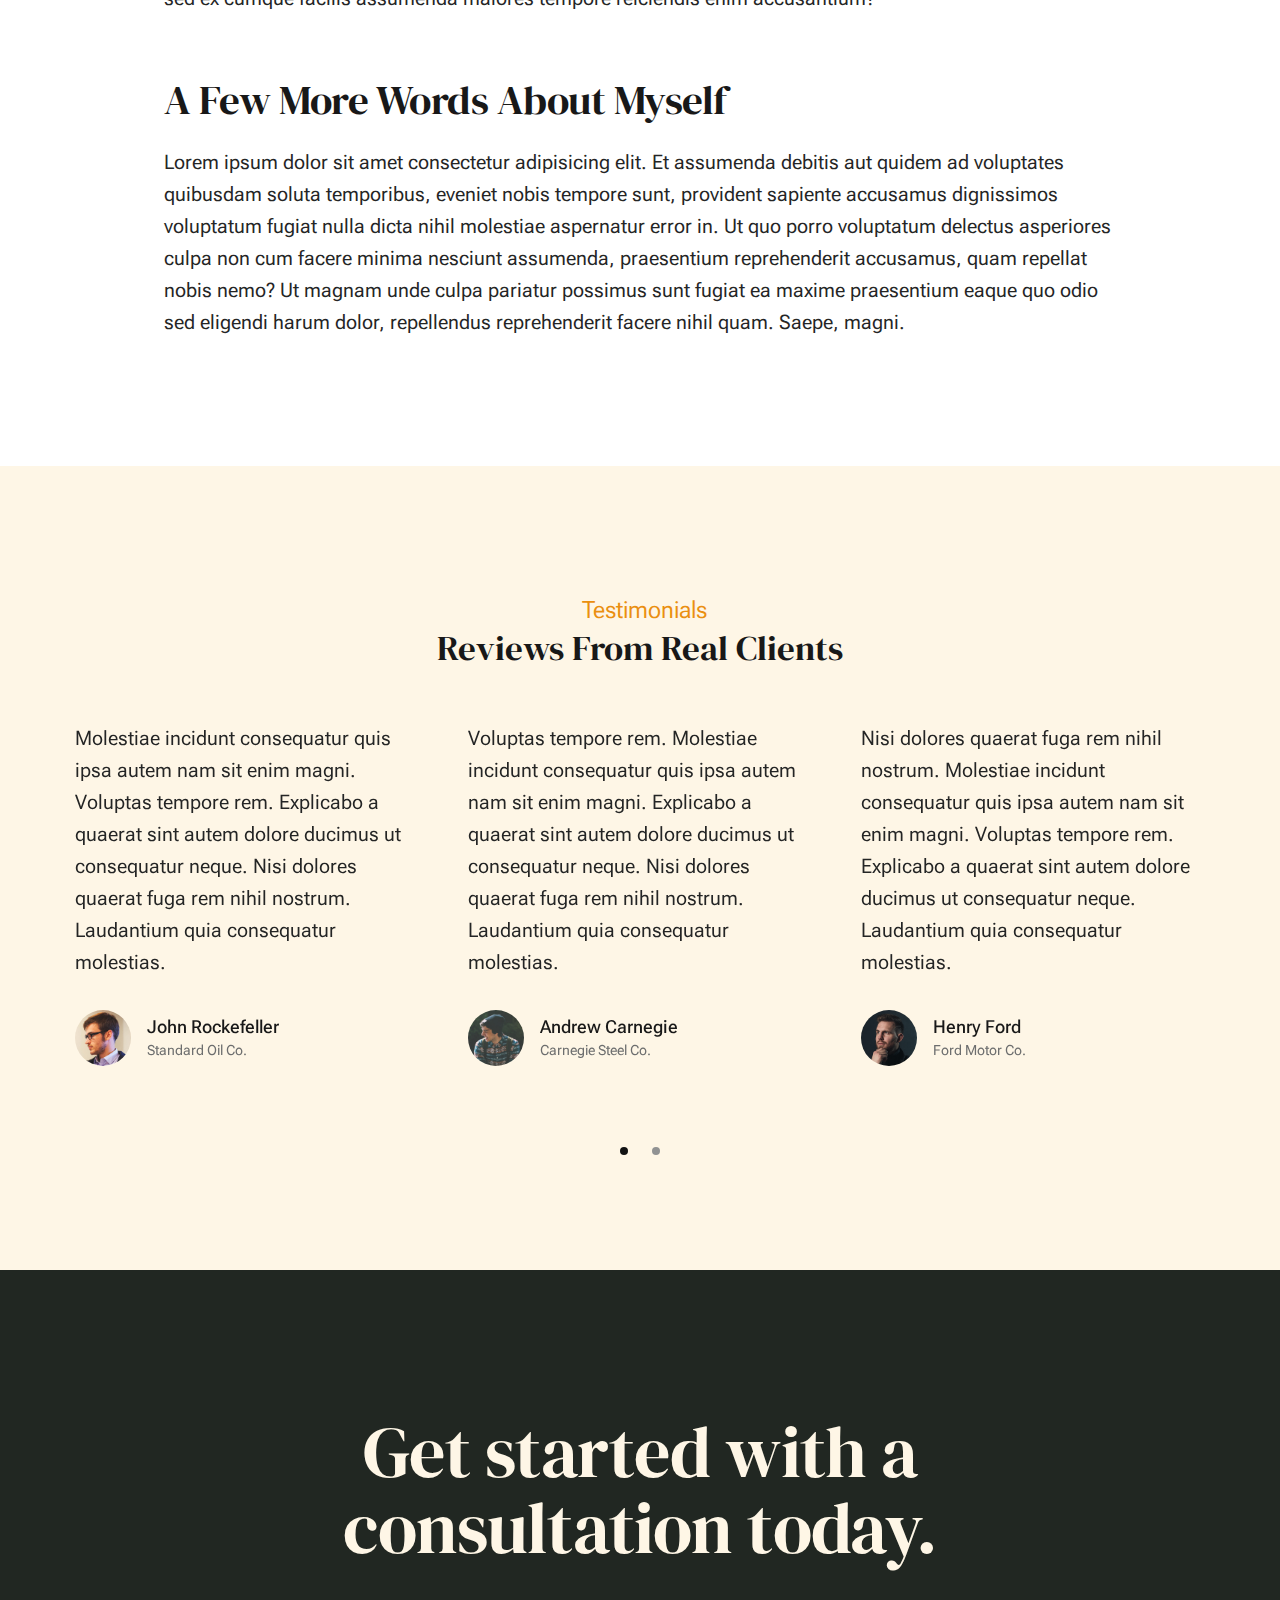
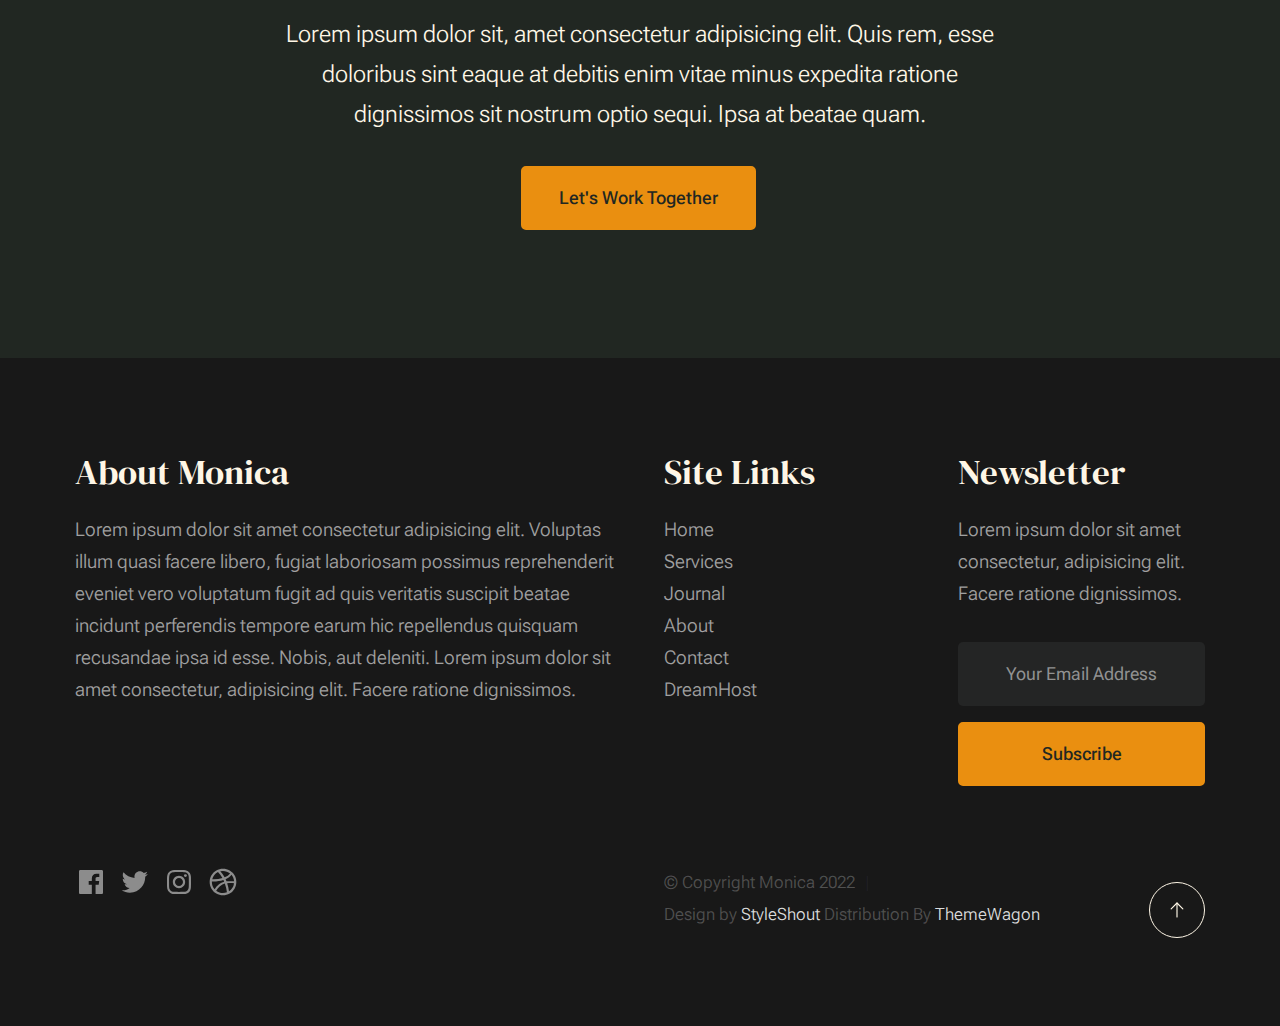
<file: about.html>
<!DOCTYPE html>
<html lang="en" class="no-js" >
<head>

    <!--- basic page needs
    ================================================== -->
    <meta charset="utf-8">
    <meta name="viewport" content="width=device-width, initial-scale=1">
    <title>About - Monica</title>

    <script>
        document.documentElement.classList.remove('no-js');
        document.documentElement.classList.add('js');
    </script>

    <!-- CSS
    ================================================== -->
    <link rel="stylesheet" href="css/vendor.css">
    <link rel="stylesheet" href="css/styles.css">

    <!-- favicons
    ================================================== -->
    <link rel="apple-touch-icon" sizes="180x180" href="apple-touch-icon.png">
    <link rel="icon" type="image/png" sizes="32x32" href="favicon-32x32.png">
    <link rel="icon" type="image/png" sizes="16x16" href="favicon-16x16.png">
    <link rel="manifest" href="site.webmanifest">

</head>


<body id="top">


    <!-- preloader
    ================================================== -->
    <div id="preloader">
        <div id="loader" class="dots-fade">
            <div></div>
            <div></div>
            <div></div>
        </div>
    </div>


    <!-- page wrap
    ================================================== -->
    <div id="page" class="s-pagewrap">


        <!-- # site header 
        ================================================== -->
        <header class="s-header">

            <div class="row s-header__inner width-sixteen-col">

                <div class="s-header__block">
                    <div class="s-header__logo">
                        <a class="logo" href="index.html">
                            <img src="images/logo.svg" alt="Homepage">
                        </a>
                    </div>

                    <a class="s-header__menu-toggle" href="#0"><span>Menu</span></a>
                </div> <!-- end s-header__block -->

                <nav class="s-header__nav">
    
                    <ul class="s-header__menu-links">
                        <li class="current"><a href="about.html">About</a></li>
                        <li><a href="services.html">Services</a></li>
                        <li><a href="blog.html">Journal</a></li>
                        <li><a href="contact.html">Contact</a></li>
                    </ul> <!-- s-header__menu-links -->

                    <div class="s-header__contact">
                        <a href="contact.html" class="btn btn--primary s-header__contact-btn">Let's Work Together</a>                        
                    </div> <!-- s-header__contact -->
    
                </nav> <!-- end s-header__nav -->

            </div> <!-- end s-header__inner -->

        </header> <!-- end s-header -->


        <!-- # site main content
        ================================================== -->
        <section id="content" class="s-content">

               <section class="s-pageheader pageheader">
                    <div class="row">
                        <div class="column xl-12">
                            <h1 class="page-title">
                                <span class="page-title__small-type text-pretitle">About</span>
                                Hi, I'm Monica
                            </h1>
                            
                        </div>
                    </div>
               </section> <!-- end pageheader --> 

               <section class="s-pagecontent pagecontent">

                    <div class="row pageintro">
                        <div class="column xl-6 lg-12">
                            <h2 class="text-display-title">Some inspiring words to describe yourself</h2>
                        </div>
                        <div class="column xl-6 lg-12 u-flexitem-x-right">
                            <p class="lead">
                            Lorem ipsum dolor sit amet consectetur, adipisicing elit. Alias eos quas blanditiis, quos sint nostrum fugit aperiam 
                            inventore optio itaque molestias corporis, ipsa tenetur eligendi nihil iste porro, natus culpa consequuntur? Maxime, 
                            corporis tempore. Sed tenetur veritatis velit recusandae eum, molestiae voluptate ducimus laudantium esse illo 
                            doloribus atque eligendi deleniti iusto. 
                            </p>
                        </div>                       
                    </div> <!-- end pageintro -->   
                    
                    <div class="row pagemedia">
                        <d class="column xl-12">
                            <figure class="page-media">                                
                                <img src="images/thumbs/about/about-1200.jpg" 
                                     srcset="images/thumbs/about/about-2400.jpg 2400w, 
                                             images/thumbs/about/about-1200.jpg 1200w, 
                                             images/thumbs/about/about-600.jpg 600w" sizes="(max-width: 2400px) 100vw, 2400px" alt="">
                            </figure>
                        </d>
                    </div> <!-- end pagemedia -->

                    <div class="row width-narrower pagemain">
                        <div class="column xl-12"> 

                            <h2>How I Got Here</h2>
                            <p>
                            Eaque temporibus culpa perferendis expedita assumenda mollitia magnam. Lorem ipsum dolor sit amet consectetur adipisicing elit
                            facilis voluptates voluptatum animi numquam quas ea praesentium quaerat maxime sunt odit inventore itaque est et autem sequi nulla. 
                            Distinctio obcaecati nesciunt asperiores dolorum tenetur voluptates, nemo alias doloremque. Quos cumque ipsum laudantium odio vero 
                            aut odit nostrum aliquam? Nostrum in facilis, minus fuga quasi voluptas explicabo possimus incidunt, expedita tempora eius rem nobis sequi. 
                            Doloribus esse sint suscipit quam nisi blanditiis voluptate explicabo.
                            </p>

                            <h2 class="u-add-bottom">My Values & Beliefs</h2>

                            <div class="grid-list-items list-items">
                                <div class="grid-list-items__item list-items__item u-remove-bottom">
                                    <div class="list-items__item-header">
                                        <h6 class="list-items__item-small-title">Consectetur</h6>
                                    </div>
                                    <p>
                                    Lorem ipsum dolor sit amet consectetur adipisicing elit. Mollitia accusamus consectetur adipisicing elit excepturi corrupti 
                                    nam quae exercitationem cupiditate, provident ipsa delectus vero possimus reprehenderit quas ut officiis tempora voluptatum 
                                    quibusdam consectetur commodi.
                                    </p>
                                </div>
                                <div class="grid-list-items__item list-items__item u-remove-bottom">
                                    <div class="list-items__item-header">
                                        <h6 class="list-items__item-small-title">Adipisicing</h6>
                                    </div>
                                    <p> 
                                    Molestias, autem impedit culpa dolores excepturi, quidem unde ducimus, rerum commodi deserunt earum, minus voluptatum.
                                    Lorem ipsum dolor sit amet consectetur, adipisicing elit. Saepe doloremque provident quas quae exercitationem laboriosam.
                                    </p>
                                </div>
                                <div class="grid-list-items__item list-items__item u-remove-bottom">
                                    <div class="list-items__item-header">
                                        <h6 class="list-items__item-small-title">Doloremque</h6>
                                    </div>
                                    <p>
                                    Mollitia accusamus consectetur. Lorem ipsum dolor sit amet consectetur adipisicing elit. Adipisicing elit excepturi corrupti 
                                    nam quae exercitationem cupiditate, provident ipsa delectus vero possimus reprehenderit quas ut officiis tempora voluptatum 
                                    quibusdam consectetur commodi!
                                    </p>
                                </div>
                                <div class="grid-list-items__item list-items__item u-remove-bottom">
                                    <div class="list-items__item-header">
                                        <h6 class="list-items__item-small-title">Assumenda</h6>
                                    </div>
                                    <p>
                                    Lorem ipsum dolor sit amet consectetur, adipisicing elit. Saepe doloremque provident quas quae exercitationem laboriosam. 
                                    Molestias, autem? Impedit culpa dolores excepturi, quidem unde ducimus, rerum commodi deserunt earum, minus voluptatum?
                                    </p>
                                </div>
                            </div> <!--grid-list-items -->

                            <h2>Why Work With Me</h2>
                            <p>
                            Lorem ipsum dolor sit amet consectetur adipisicing elit. Eaque temporibus culpa perferendis expedita assumenda mollitia magnam, 
                            facilis voluptates voluptatum animi numquam quas ea praesentium quaerat maxime sunt odit inventore itaque est et autem sequi nulla. 
                            Distinctio obcaecati nesciunt asperiores dolorum tenetur voluptates, nemo alias doloremque. Quos cumque ipsum laudantium odio vero aut 
                            odit nostrum aliquam? Nostrum in facilis, minus fuga quasi voluptas explicabo possimus incidunt, expedita tempora eius rem nobis sequi. 
                            Doloribus esse sint suscipit quam nisi blanditiis voluptate explicabo.
                            </p>

                            <p>
                            Quibusdam quis autem voluptatibus earum vel ex error ea magni. Rerum quam quos. Aut asperiores sit mollitia. Rem neque et voluptatem 
                            eos quia sed eligendi et. Eaque velit eligendi ut magnam. Cumque ducimus laborum doloribus facere maxime vel earum quidem enim suscipit. 
                            Numquam, corporis accusamus commodi saepe nostrum nesciunt nisi rem necessitatibus unde laboriosam molestias, quam ipsa voluptatum sed 
                            ex cumque facilis assumenda maiores tempore reiciendis enim accusantium?
                            </p>                   

                            <h2>A Few More Words About Myself</h2>
                            <p>
                            Lorem ipsum dolor sit amet consectetur adipisicing elit. Et assumenda debitis aut quidem ad voluptates quibusdam soluta temporibus, 
                            eveniet nobis tempore sunt, provident sapiente accusamus dignissimos voluptatum fugiat nulla dicta nihil molestiae aspernatur error in. 
                            Ut quo porro voluptatum delectus asperiores culpa non cum facere minima nesciunt assumenda, praesentium reprehenderit accusamus, quam 
                            repellat nobis nemo? Ut magnam unde culpa pariatur possimus sunt fugiat ea maxime praesentium eaque quo odio sed eligendi harum dolor, 
                            repellendus reprehenderit facere nihil quam. Saepe, magni.
                            </p>

                        </div> <!-- end grid-block-->
                    </div> <!-- end pagemain -->

               </section> <!-- pagecontent -->

               <section class="s-testimonials">

                    <div class="s-testimonials__header row row-x-center text-center">
                        <div class="column xl-8 lg-12">
        
                            <p class="text-pretitle">
                            Testimonials
                            </p>
                            <h3>
                            Reviews From Real Clients
                            </h3>                        
        
                        </div>
                    </div> <!--end s-testimonials__header -->

                    <div class="row s-testimonials__content">
                        <div class="column xl-12 testimonials">

                            <div class="swiper-container testimonials__slider page-slider">

                                <div class="swiper-wrapper">
                                    <div class="testimonials__slide swiper-slide">
                                        <p>
                                        Molestiae incidunt consequatur quis ipsa autem nam sit enim magni. Voluptas tempore rem. 
                                        Explicabo a quaerat sint autem dolore ducimus ut consequatur neque. Nisi dolores quaerat fuga rem nihil nostrum.
                                        Laudantium quia consequatur molestias.
                                        </p>
                                        <div class="testimonials__author">
                                            <img src="images/avatars/user-01.jpg" alt="Author image" class="testimonials__avatar">
                                            <cite class="testimonials__cite">
                                                <strong>John Rockefeller</strong>
                                                <span>Standard Oil Co.</span>
                                            </cite>
                                        </div>
                                    </div>
                                    <div class="testimonials__slide swiper-slide">
                                        <p>
                                        Voluptas tempore rem. Molestiae incidunt consequatur quis ipsa autem nam sit enim magni. 
                                        Explicabo a quaerat sint autem dolore ducimus ut consequatur neque. Nisi dolores quaerat fuga rem nihil nostrum.
                                        Laudantium quia consequatur molestias.
                                        </p>
                                        <div class="testimonials__author">
                                            <img src="images/avatars/user-04.jpg" alt="Author image" class="testimonials__avatar">
                                            <cite class="testimonials__cite">
                                                <strong>Andrew Carnegie</strong>
                                                <span>Carnegie Steel Co.</span>
                                            </cite>
                                        </div>
                                    </div>
                                    <div class="testimonials__slide swiper-slide">
                                        <p>
                                        Nisi dolores quaerat fuga rem nihil nostrum. Molestiae incidunt consequatur quis ipsa autem nam sit enim magni. 
                                        Voluptas tempore rem. Explicabo a quaerat sint autem dolore ducimus ut consequatur neque. 
                                        Laudantium quia consequatur molestias.
                                        </p>
                                        <div class="testimonials__author">
                                            <img src="images/avatars/user-06.jpg" alt="Author image" class="testimonials__avatar">
                                            <cite class="testimonials__cite">
                                                <strong>Henry Ford</strong>
                                                <span>Ford Motor Co.</span>
                                            </cite>
                                        </div>
                                    </div>
                                    <div class="testimonials__slide swiper-slide">
                                        <p>
                                        Molestiae incidunt consequatur quis ipsa autem nam sit enim magni. Voluptas tempore rem. 
                                        Explicabo a quaerat sint autem dolore ducimus ut consequatur neque. Nisi dolores quaerat fuga rem nihil nostrum.
                                        Laudantium quia consequatur molestias.
                                        </p>
                                        <div class="testimonials__author">
                                            <img src="images/avatars/user-02.jpg" alt="Author image" class="testimonials__avatar">
                                            <cite class="testimonials__cite">
                                                <strong>John Morgan</strong>
                                                <span>JP Morgan & Co.</span>
                                            </cite>
                                        </div>
                                    </div> 
                                </div> <!-- end swiper-wrapper --> 

                                <div class="swiper-pagination"></div>

                            </div> <!--end testimonials__slider --> 

                        </div> <!-- testimonials -->
                    </div> <!--end s-testimonials__content -->

               </section> <!-- end s-testimonials -->

        </section> <!-- s-content-->

        <!-- # cta
        ================================================== -->
        <section id="cta" class="s-cta">

            <div class="row row-x-center text-center">
                <div class="column xl-8 lg-12">

                    <div class="s-cta__content">
                        <h2 class="text-display-title">
                        Get started with a consultation today.
                        </h2>
                        <p class="lead">
                        Lorem ipsum dolor sit, amet consectetur adipisicing elit. Quis rem, esse doloribus sint eaque at debitis enim vitae minus expedita ratione dignissimos sit nostrum optio sequi. Ipsa at beatae quam.
                        </p>
                        <a href="contact.html" class="btn btn--primary">Let's Work Together</a>
                    </div>

                </div>
            </div>

        </section> <!-- end s-cta -->


        <!-- # footer 
        ================================================== -->
        <footer class="s-footer">
            <div class="row s-footer__content">
                <div class="column xl-6 lg-6 md-12 s-footer__block s-footer__about">                    
                    <h3>About Monica</h3>
                    <p>
                    Lorem ipsum dolor sit amet consectetur adipisicing elit. Voluptas illum quasi facere libero, 
                    fugiat laboriosam possimus reprehenderit eveniet vero voluptatum fugit ad quis veritatis suscipit beatae 
                    incidunt perferendis tempore earum hic repellendus quisquam recusandae ipsa id esse. Nobis, aut deleniti.
                    Lorem ipsum dolor sit amet consectetur, adipisicing elit. Facere ratione dignissimos.
                    </p>               
                </div>                
                <div class="column xl-3 lg-6 md-12 s-footer__block s-footer__site-links">
                    <h3>Site Links</h3>
                    <ul class="link-list">
                        <li><a href="index.html">Home</a></li>
                        <li><a href="services.html">Services</a></li>
                        <li><a href="blog.html">Journal</a></li>
                        <li><a href="about.html">About</a></li>
                        <li><a href="contact.html">Contact</a></li>
                        <li><a href="https://www.dreamhost.com/r.cgi?287326">DreamHost</a></li>
                    </ul>
                </div>
                <div class="column xl-3 lg-6 md-12 tab-12 s-footer__block s-footer__newsletter">
                    <h3>Newsletter</h3>

                    <p>
                    Lorem ipsum dolor sit amet consectetur, adipisicing elit. Facere ratione dignissimos.
                    </p>

                    <div class="subscribe-form">
                        <form id="mc-form" class="mc-form">
                            <input type="email" name="EMAIL" id="mce-EMAIL" class="u-fullwidth text-center" placeholder="Your Email Address" title="The domain portion of the email address is invalid (the portion after the @)." pattern="^([^\x00-\x20\x22\x28\x29\x2c\x2e\x3a-\x3c\x3e\x40\x5b-\x5d\x7f-\xff]+|\x22([^\x0d\x22\x5c\x80-\xff]|\x5c[\x00-\x7f])*\x22)(\x2e([^\x00-\x20\x22\x28\x29\x2c\x2e\x3a-\x3c\x3e\x40\x5b-\x5d\x7f-\xff]+|\x22([^\x0d\x22\x5c\x80-\xff]|\x5c[\x00-\x7f])*\x22))*\x40([^\x00-\x20\x22\x28\x29\x2c\x2e\x3a-\x3c\x3e\x40\x5b-\x5d\x7f-\xff]+|\x5b([^\x0d\x5b-\x5d\x80-\xff]|\x5c[\x00-\x7f])*\x5d)(\x2e([^\x00-\x20\x22\x28\x29\x2c\x2e\x3a-\x3c\x3e\x40\x5b-\x5d\x7f-\xff]+|\x5b([^\x0d\x5b-\x5d\x80-\xff]|\x5c[\x00-\x7f])*\x5d))*(\.\w{2,})+$" required>
                            <input type="submit" name="subscribe" value="Subscribe" class="btn btn--primary btn--small u-fullwidth">
                            <!-- <div style="position: absolute; left: -5000px;" aria-hidden="true"><input type="text" name="b_cdb7b577e41181934ed6a6a44_9a91cfe7b3" tabindex="-1" value=""></div> -->
                            <div class="mc-status"></div>
                        </form>
                    </div>
                </div>
            </div>    
            
            <div class="row s-footer__bottom">
                <div class="column xl-6 lg-12">
                    <ul class="s-footer__social social-list">
                        <li>
                            <a href="#0">
                                <svg xmlns="http://www.w3.org/2000/svg" width="24" height="24" viewBox="0 0 24 24" style="fill:rgba(0, 0, 0, 1);transform:;-ms-filter:"><path d="M20,3H4C3.447,3,3,3.448,3,4v16c0,0.552,0.447,1,1,1h8.615v-6.96h-2.338v-2.725h2.338v-2c0-2.325,1.42-3.592,3.5-3.592 c0.699-0.002,1.399,0.034,2.095,0.107v2.42h-1.435c-1.128,0-1.348,0.538-1.348,1.325v1.735h2.697l-0.35,2.725h-2.348V21H20 c0.553,0,1-0.448,1-1V4C21,3.448,20.553,3,20,3z"></path></svg>
                                <span class="u-screen-reader-text">Facebook</span>
                            </a>
                        </li>
                        <li>
                            <a href="#0">
                                <svg xmlns="http://www.w3.org/2000/svg" width="24" height="24" viewBox="0 0 24 24" style="fill:rgba(0, 0, 0, 1);transform:;-ms-filter:"><path d="M19.633,7.997c0.013,0.175,0.013,0.349,0.013,0.523c0,5.325-4.053,11.461-11.46,11.461c-2.282,0-4.402-0.661-6.186-1.809 c0.324,0.037,0.636,0.05,0.973,0.05c1.883,0,3.616-0.636,5.001-1.721c-1.771-0.037-3.255-1.197-3.767-2.793 c0.249,0.037,0.499,0.062,0.761,0.062c0.361,0,0.724-0.05,1.061-0.137c-1.847-0.374-3.23-1.995-3.23-3.953v-0.05 c0.537,0.299,1.16,0.486,1.82,0.511C3.534,9.419,2.823,8.184,2.823,6.787c0-0.748,0.199-1.434,0.548-2.032 c1.983,2.443,4.964,4.04,8.306,4.215c-0.062-0.3-0.1-0.611-0.1-0.923c0-2.22,1.796-4.028,4.028-4.028 c1.16,0,2.207,0.486,2.943,1.272c0.91-0.175,1.782-0.512,2.556-0.973c-0.299,0.935-0.936,1.721-1.771,2.22 c0.811-0.088,1.597-0.312,2.319-0.624C21.104,6.712,20.419,7.423,19.633,7.997z"></path></svg>
                                <span class="u-screen-reader-text">Twitter</span>
                            </a>
                        </li>
                        <li>
                            <a href="#0">
                                <svg xmlns="http://www.w3.org/2000/svg" width="24" height="24" viewBox="0 0 24 24" style="fill:rgba(0, 0, 0, 1);transform:;-ms-filter:"><path d="M11.999,7.377c-2.554,0-4.623,2.07-4.623,4.623c0,2.554,2.069,4.624,4.623,4.624c2.552,0,4.623-2.07,4.623-4.624 C16.622,9.447,14.551,7.377,11.999,7.377L11.999,7.377z M11.999,15.004c-1.659,0-3.004-1.345-3.004-3.003 c0-1.659,1.345-3.003,3.004-3.003s3.002,1.344,3.002,3.003C15.001,13.659,13.658,15.004,11.999,15.004L11.999,15.004z"></path><circle cx="16.806" cy="7.207" r="1.078"></circle><path d="M20.533,6.111c-0.469-1.209-1.424-2.165-2.633-2.632c-0.699-0.263-1.438-0.404-2.186-0.42 c-0.963-0.042-1.268-0.054-3.71-0.054s-2.755,0-3.71,0.054C7.548,3.074,6.809,3.215,6.11,3.479C4.9,3.946,3.945,4.902,3.477,6.111 c-0.263,0.7-0.404,1.438-0.419,2.186c-0.043,0.962-0.056,1.267-0.056,3.71c0,2.442,0,2.753,0.056,3.71 c0.015,0.748,0.156,1.486,0.419,2.187c0.469,1.208,1.424,2.164,2.634,2.632c0.696,0.272,1.435,0.426,2.185,0.45 c0.963,0.042,1.268,0.055,3.71,0.055s2.755,0,3.71-0.055c0.747-0.015,1.486-0.157,2.186-0.419c1.209-0.469,2.164-1.424,2.633-2.633 c0.263-0.7,0.404-1.438,0.419-2.186c0.043-0.962,0.056-1.267,0.056-3.71s0-2.753-0.056-3.71C20.941,7.57,20.801,6.819,20.533,6.111z M19.315,15.643c-0.007,0.576-0.111,1.147-0.311,1.688c-0.305,0.787-0.926,1.409-1.712,1.711c-0.535,0.199-1.099,0.303-1.67,0.311 c-0.95,0.044-1.218,0.055-3.654,0.055c-2.438,0-2.687,0-3.655-0.055c-0.569-0.007-1.135-0.112-1.669-0.311 c-0.789-0.301-1.414-0.923-1.719-1.711c-0.196-0.534-0.302-1.099-0.311-1.669c-0.043-0.95-0.053-1.218-0.053-3.654 c0-2.437,0-2.686,0.053-3.655c0.007-0.576,0.111-1.146,0.311-1.687c0.305-0.789,0.93-1.41,1.719-1.712 c0.534-0.198,1.1-0.303,1.669-0.311c0.951-0.043,1.218-0.055,3.655-0.055c2.437,0,2.687,0,3.654,0.055 c0.571,0.007,1.135,0.112,1.67,0.311c0.786,0.303,1.407,0.925,1.712,1.712c0.196,0.534,0.302,1.099,0.311,1.669 c0.043,0.951,0.054,1.218,0.054,3.655c0,2.436,0,2.698-0.043,3.654H19.315z"></path></svg>
                                <span class="u-screen-reader-text">Instagram</span>
                            </a>
                        </li>
                        <li>
                            <a href="#0">
                                <svg xmlns="http://www.w3.org/2000/svg" width="24" height="24" viewBox="0 0 24 24" style="fill: rgba(0, 0, 0, 1);transform: ;msFilter:;"><path d="M20.66 6.98a9.932 9.932 0 0 0-3.641-3.64C15.486 2.447 13.813 2 12 2s-3.486.447-5.02 1.34c-1.533.893-2.747 2.107-3.64 3.64S2 10.187 2 12s.446 3.487 1.34 5.02a9.924 9.924 0 0 0 3.641 3.64C8.514 21.553 10.187 22 12 22s3.486-.447 5.02-1.34a9.932 9.932 0 0 0 3.641-3.64C21.554 15.487 22 13.813 22 12s-.446-3.487-1.34-5.02zM12 3.66c2 0 3.772.64 5.32 1.919-.92 1.174-2.286 2.14-4.1 2.9-1.002-1.813-2.088-3.327-3.261-4.54A7.715 7.715 0 0 1 12 3.66zM5.51 6.8a8.116 8.116 0 0 1 2.711-2.22c1.212 1.201 2.325 2.7 3.34 4.5-2 .6-4.114.9-6.341.9-.573 0-1.006-.013-1.3-.04A8.549 8.549 0 0 1 5.51 6.8zM3.66 12c0-.054.003-.12.01-.2.007-.08.01-.146.01-.2.254.014.641.02 1.161.02 2.666 0 5.146-.367 7.439-1.1.187.373.381.793.58 1.26-1.32.293-2.674 1.006-4.061 2.14S6.4 16.247 5.76 17.5c-1.4-1.587-2.1-3.42-2.1-5.5zM12 20.34c-1.894 0-3.594-.587-5.101-1.759.601-1.187 1.524-2.322 2.771-3.401 1.246-1.08 2.483-1.753 3.71-2.02a29.441 29.441 0 0 1 1.56 6.62 8.166 8.166 0 0 1-2.94.56zm7.08-3.96a8.351 8.351 0 0 1-2.58 2.621c-.24-2.08-.7-4.107-1.379-6.081.932-.066 1.765-.1 2.5-.1.799 0 1.686.034 2.659.1a8.098 8.098 0 0 1-1.2 3.46zm-1.24-5c-1.16 0-2.233.047-3.22.14a27.053 27.053 0 0 0-.68-1.62c2.066-.906 3.532-2.006 4.399-3.3 1.2 1.414 1.854 3.027 1.96 4.84-.812-.04-1.632-.06-2.459-.06z"></path></svg>
                                <span class="u-screen-reader-text">Dribbble</span>
                            </a>
                        </li>
                    </ul> <!-- end s-footer__social -->
                </div>
                <div class="column xl-6 lg-12">
                    <p class="ss-copyright">
                        <span>© Copyright Monica 2022</span> 
                        <span>Design by <a href="https://www.styleshout.com/">StyleShout</a> Distribution By <a href="https://themewagon.com">ThemeWagon</a></span>
                    </p>
                </div>

                <div class="ss-go-top">
                    <a class="smoothscroll" title="Back to Top" href="#top">
                        <svg xmlns="http://www.w3.org/2000/svg" viewBox="0 0 24 24" width="36" height="36" fill="none" stroke="#ffffff" stroke-width="1" stroke-linecap="round" stroke-linejoin="round">&lt;!--!  Atomicons Free 1.00 by @atisalab License - https://atomicons.com/license/ (Icons: CC BY 4.0) Copyright 2021 Atomicons --&gt;<polyline points="17 11 12 6 7 11"></polyline><line x1="12" y1="18" x2="12" y2="6"></line></svg>
                    </a>
                </div> <!-- end ss-go-top -->
            </div>
            
        </footer> <!-- end s-footer -->

    </div> <!-- end page-wrap -->

    <!-- Java Script
    ================================================== -->
    <script src="js/plugins.js"></script>
    <script src="js/main.js"></script>

</body>
</html>
</file>
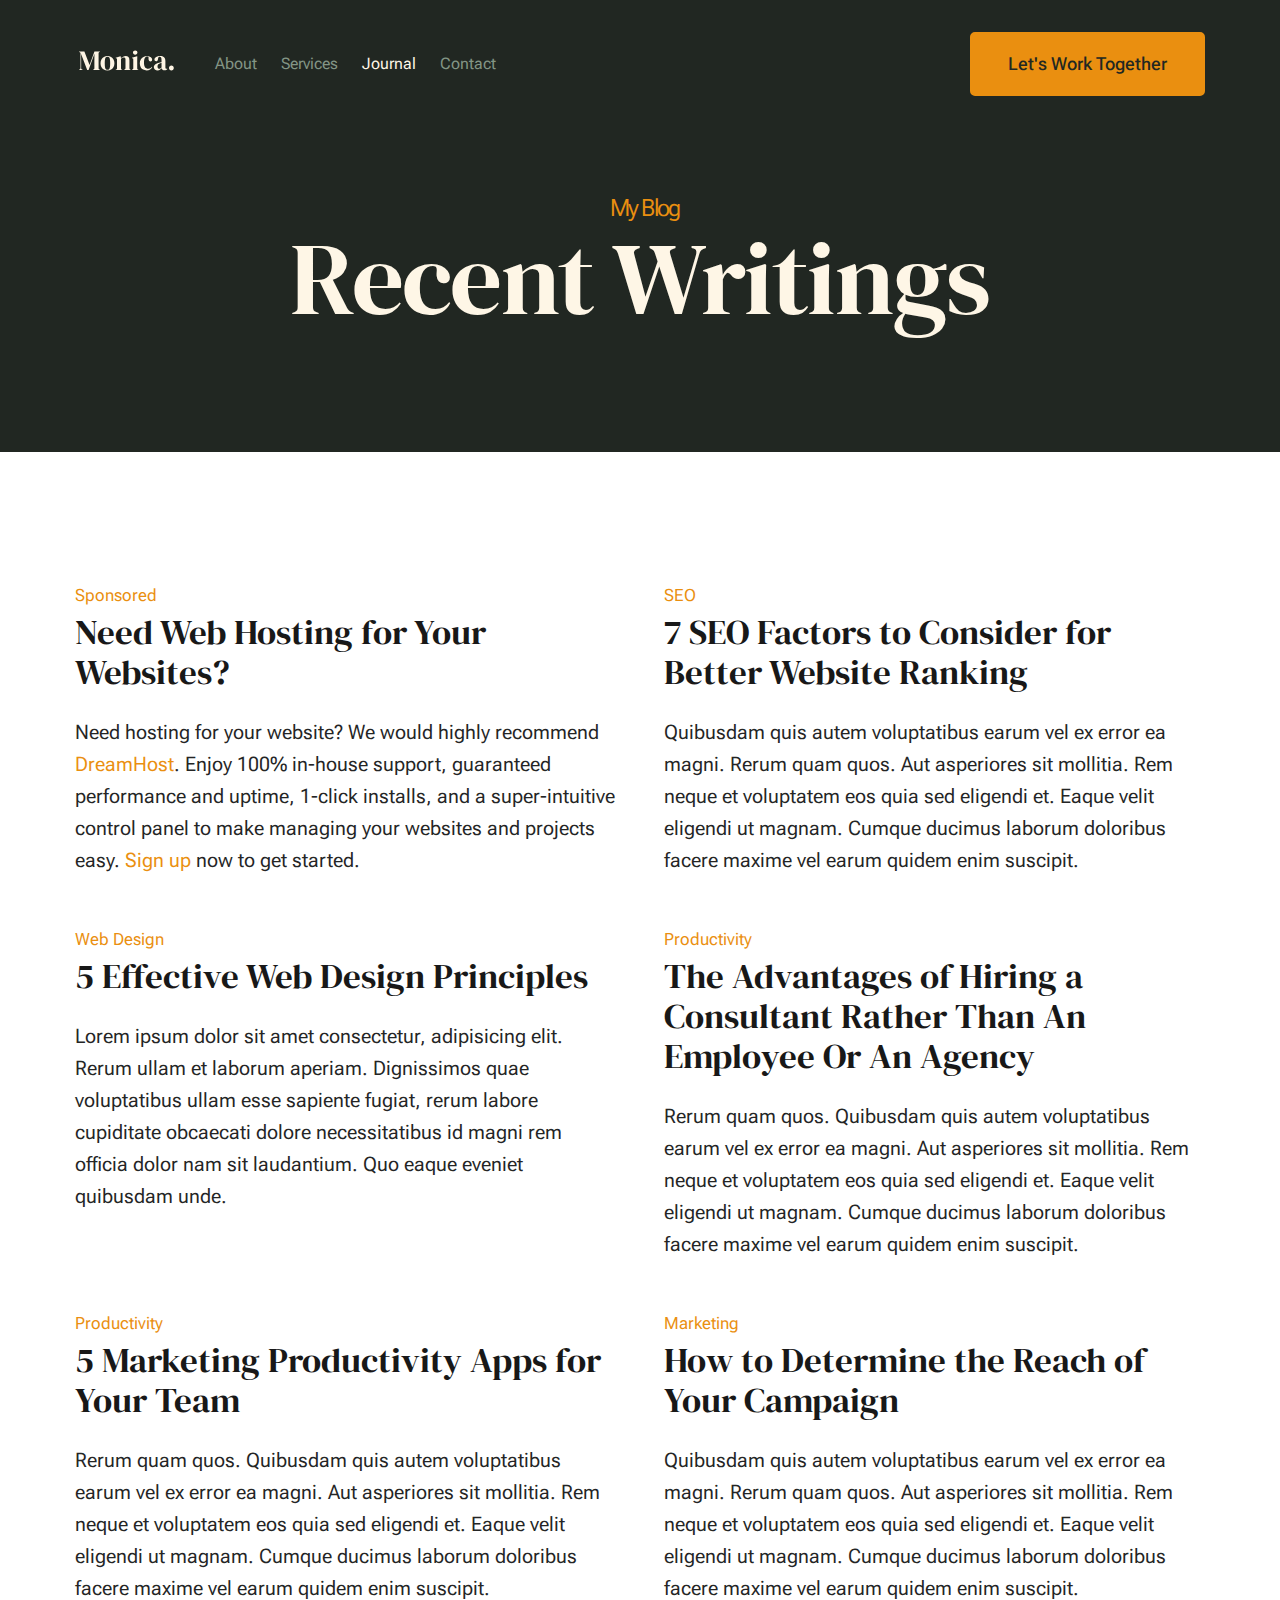
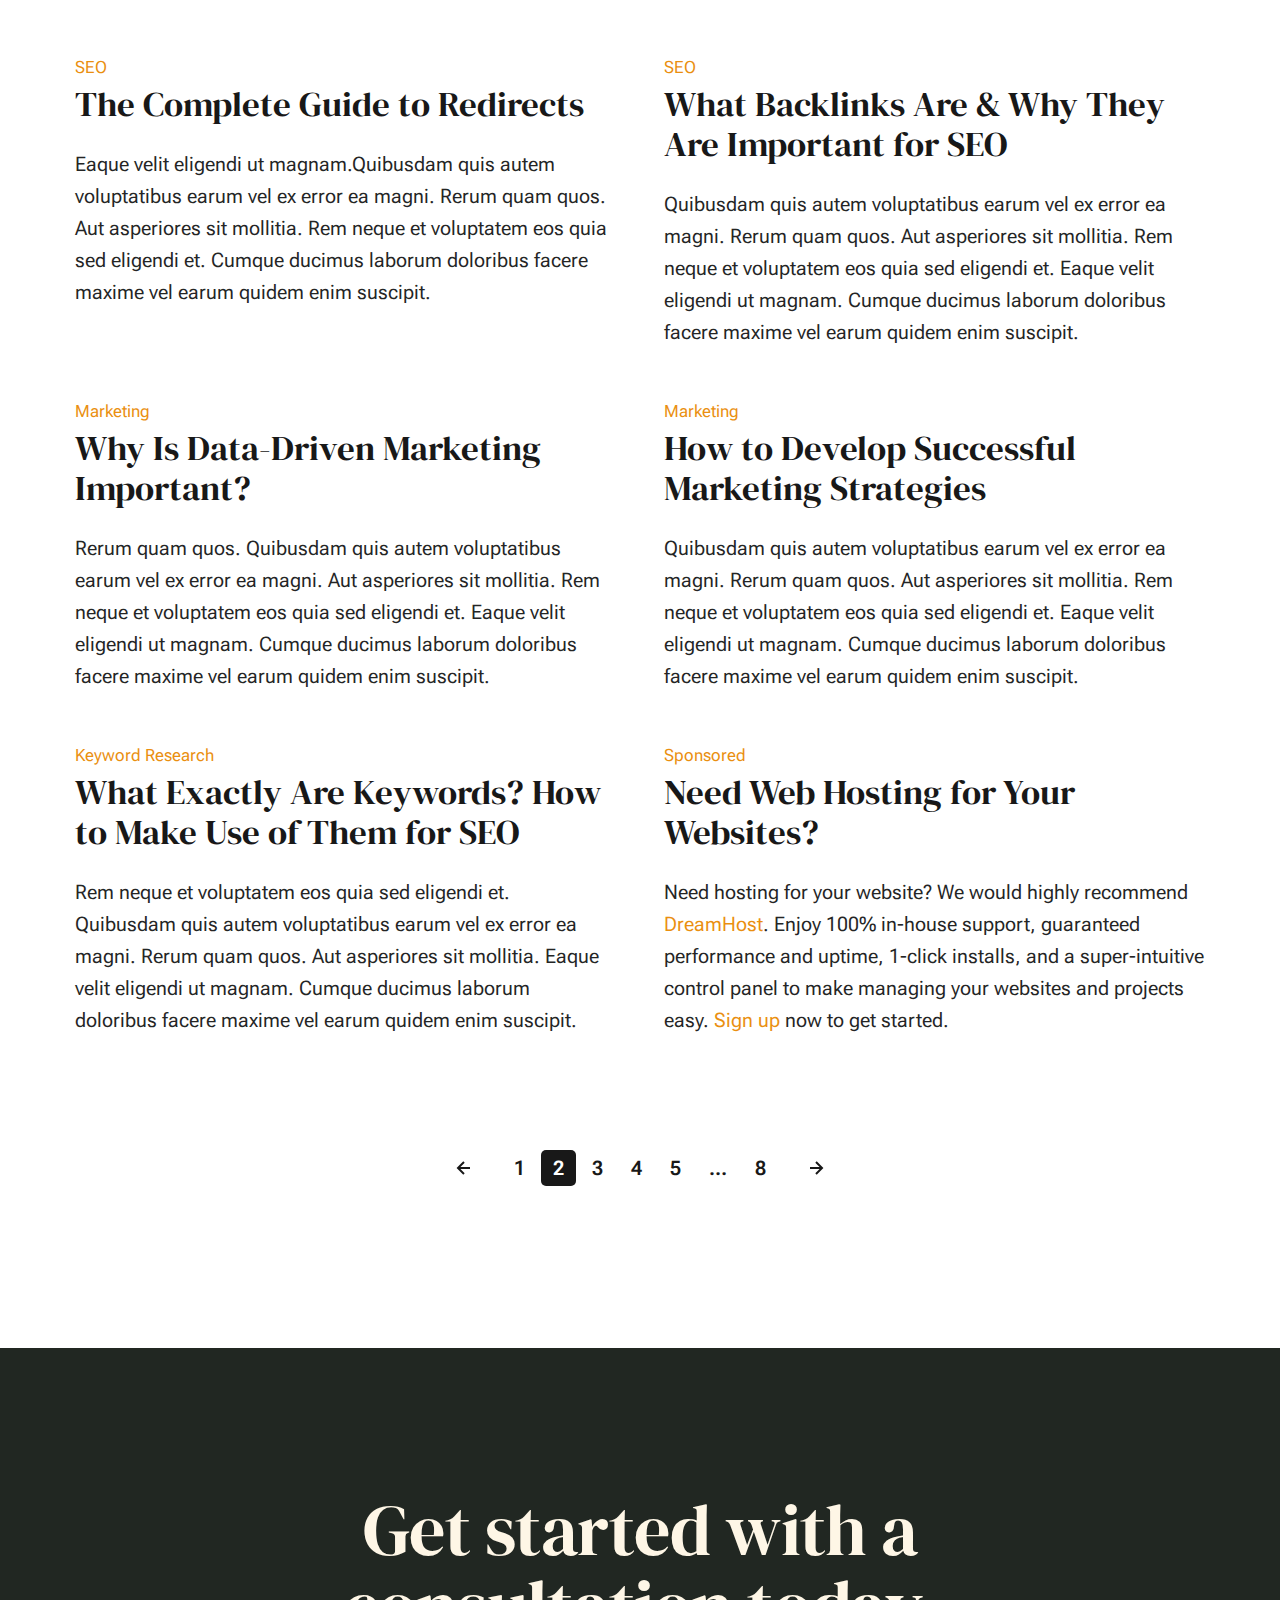
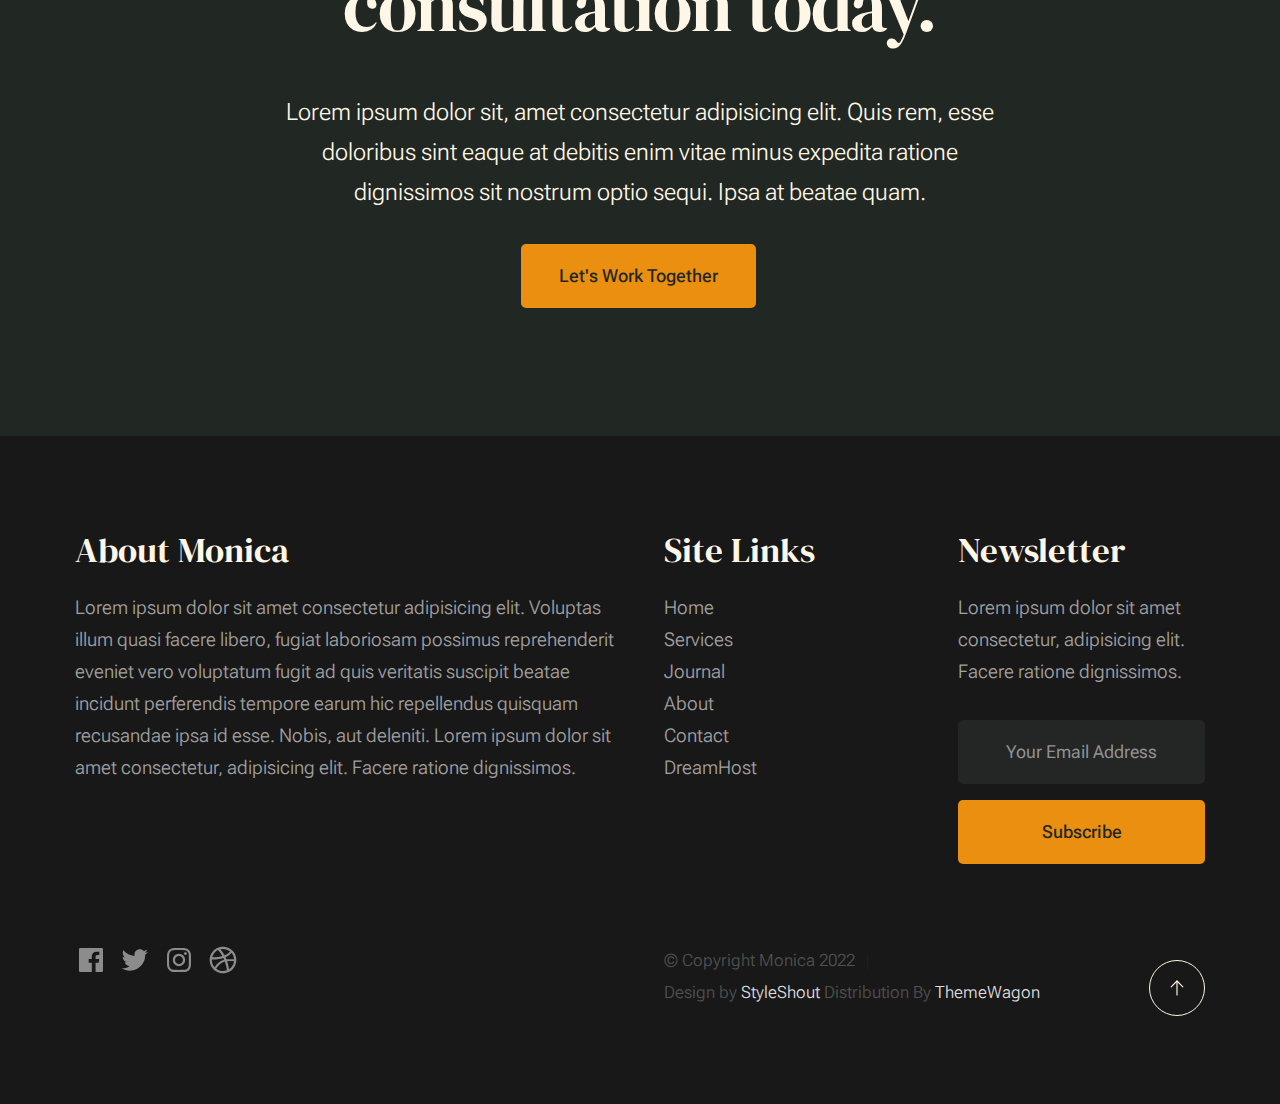
<file: blog.html>
<!DOCTYPE html>
<html lang="en" class="no-js" >
<head>

    <!--- basic page needs
    ================================================== -->
    <meta charset="utf-8">
    <meta name="viewport" content="width=device-width, initial-scale=1">
    <title>Blog - Monica</title>

    <script>
        document.documentElement.classList.remove('no-js');
        document.documentElement.classList.add('js');
    </script>

    <!-- CSS
    ================================================== -->
    <link rel="stylesheet" href="css/vendor.css">
    <link rel="stylesheet" href="css/styles.css">

    <!-- favicons
    ================================================== -->
    <link rel="apple-touch-icon" sizes="180x180" href="apple-touch-icon.png">
    <link rel="icon" type="image/png" sizes="32x32" href="favicon-32x32.png">
    <link rel="icon" type="image/png" sizes="16x16" href="favicon-16x16.png">
    <link rel="manifest" href="site.webmanifest">

</head>


<body id="top">


    <!-- preloader
    ================================================== -->
    <div id="preloader">
        <div id="loader" class="dots-fade">
            <div></div>
            <div></div>
            <div></div>
        </div>
    </div>


    <!-- page wrap
    ================================================== -->
    <div id="page" class="s-pagewrap">

        <!-- # site header 
        ================================================== -->
        <header class="s-header">

            <div class="row s-header__inner width-sixteen-col">

                <div class="s-header__block">
                    <div class="s-header__logo">
                        <a class="logo" href="index.html">
                            <img src="images/logo.svg" alt="Homepage">
                        </a>
                    </div>

                    <a class="s-header__menu-toggle" href="#0"><span>Menu</span></a>
                </div> <!-- end s-header__block -->

                <nav class="s-header__nav">
    
                    <ul class="s-header__menu-links">
                        <li><a href="about.html">About</a></li>
                        <li><a href="services.html">Services</a></li>
                        <li class="current"><a href="blog.html">Journal</a></li>
                        <li><a href="contact.html">Contact</a></li>
                    </ul> <!-- s-header__menu-links -->

                    <div class="s-header__contact">
                        <a href="contact.html" class="btn btn--primary s-header__contact-btn">Let's Work Together</a>                        
                    </div> <!-- s-header__contact -->
    
                </nav> <!-- end s-header__nav -->

            </div> <!-- end s-header__inner -->

        </header> <!-- end s-header -->


        <!-- # site main content
        ================================================== -->
        <section id="content" class="s-content">

               <section class="s-pageheader pageheader">
                    <div class="row">
                        <div class="column xl-12">
                            <h1 class="page-title">
                                <span class="page-title__small-type text-pretitle">My Blog</span>
                                Recent Writings
                            </h1>
                        </div>
                    </div>
               </section>   

               <section class="s-pagecontent pagecontent">

                    <div class="row">
                        <div class="column xl-12 grid-block">          
        
                            <!-- <div class="grid-full">         -->
                                <div class="grid-full grid-list-items">

                                    <div class="grid-list-items__item blog-card">
                                        <div class="blog-card__header">
                                            <div class="blog-card__cat-links">
                                                <a href="blog.html">Sponsored</a>
                                            </div>
                                            <h3 class="blog-card__title"><a href="https://www.dreamhost.com/r.cgi?287326">Need Web Hosting for Your Websites?</a></h3>
                                        </div>
                                        <div class="blog-card__text">
                                            <p>
                                            Need hosting for your website? We would highly recommend <a href="https://www.dreamhost.com/r.cgi?287326">DreamHost</a>.
                                            Enjoy 100% in-house support, guaranteed performance and uptime, 1-click installs, and a super-intuitive control 
                                            panel to make managing your websites and projects easy. <a href="https://www.dreamhost.com/r.cgi?287326">Sign up</a> now to get started.
                                            </p>
                                        </div>
                                    </div> <!-- end blog-card -->
                                    <div class="grid-list-items__item blog-card">
                                        <div class="blog-card__header">
                                            <div class="blog-card__cat-links">
                                                <a href="blog.html">SEO</a>
                                            </div>
                                            <h3 class="blog-card__title"><a href="single.html">7 SEO Factors to Consider for Better Website Ranking</a></h3>
                                        </div>
                                        <div class="blog-card__text">
                                            <p>
                                            Quibusdam quis autem voluptatibus earum vel ex error ea magni. Rerum quam quos. Aut asperiores 
                                            sit mollitia. Rem neque et voluptatem eos quia sed eligendi et. Eaque velit eligendi ut 
                                            magnam. Cumque ducimus laborum doloribus facere maxime vel earum quidem enim suscipit.
                                            </p>
                                        </div>
                                    </div> <!-- end blog-card -->
                                    <div class="grid-list-items__item blog-card">
                                        <div class="blog-card__header">
                                            <div class="blog-card__cat-links">
                                                <a href="blog.html">Web Design</a>
                                            </div>
                                            <h3 class="blog-card__title"><a href="single.html">5 Effective Web Design Principles</a></h3>
                                        </div>
                                        <div class="blog-card__text">
                                            <p>
                                            Lorem ipsum dolor sit amet consectetur, adipisicing elit. Rerum ullam et laborum aperiam. 
                                            Dignissimos quae voluptatibus ullam esse sapiente fugiat, rerum labore cupiditate obcaecati 
                                            dolore necessitatibus id magni rem officia dolor nam sit laudantium. Quo eaque eveniet quibusdam unde. 
                                            </p>
                                        </div>
                                    </div> <!-- end blog card -->
                                    <div class="grid-list-items__item blog-card">
                                        <div class="blog-card__header">
                                            <div class="blog-card__cat-links">
                                                <a href="blog.html">Productivity</a>
                                            </div>
                                            <h3 class="blog-card__title"><a href="single.html">The Advantages of Hiring a Consultant Rather Than An Employee Or An Agency</a></h3>
                                        </div>
                                        <div class="blog-card__text">
                                            <p>
                                            Rerum quam quos. Quibusdam quis autem voluptatibus earum vel ex error ea magni. Aut asperiores 
                                            sit mollitia. Rem neque et voluptatem eos quia sed eligendi et. Eaque velit eligendi ut 
                                            magnam. Cumque ducimus laborum doloribus facere maxime vel earum quidem enim suscipit.
                                            </p>
                                        </div>
                                    </div> <!-- end blog-card -->
                                    <div class="grid-list-items__item blog-card">
                                        <div class="blog-card__header">
                                            <div class="blog-card__cat-links">
                                                <a href="blog.html">Productivity</a>
                                            </div>
                                            <h3 class="blog-card__title"><a href="single.html">5 Marketing Productivity Apps for Your Team</a></h3>
                                        </div>
                                        <div class="blog-card__text">
                                            <p>
                                            Rerum quam quos. Quibusdam quis autem voluptatibus earum vel ex error ea magni. Aut asperiores 
                                            sit mollitia. Rem neque et voluptatem eos quia sed eligendi et. Eaque velit eligendi ut 
                                            magnam. Cumque ducimus laborum doloribus facere maxime vel earum quidem enim suscipit.
                                            </p>
                                        </div>
                                    </div> <!-- end blog-card -->
                                    <div class="grid-list-items__item blog-card">
                                        <div class="blog-card__header">
                                            <div class="blog-card__cat-links">
                                                <a href="blog.html">Marketing</a>
                                            </div>
                                            <h3 class="blog-card__title"><a href="single.html">How to Determine the Reach of Your Campaign</a></h3>
                                        </div>
                                        <div class="blog-card__text">
                                            <p>
                                            Quibusdam quis autem voluptatibus earum vel ex error ea magni. Rerum quam quos. Aut asperiores 
                                            sit mollitia. Rem neque et voluptatem eos quia sed eligendi et. Eaque velit eligendi ut 
                                            magnam. Cumque ducimus laborum doloribus facere maxime vel earum quidem enim suscipit.
                                            </p>
                                        </div>
                                    </div> <!-- end blog-card -->
                                    <div class="grid-list-items__item blog-card">
                                        <div class="blog-card__header">
                                            <div class="blog-card__cat-links">
                                                <a href="blog.html">SEO</a>
                                            </div>
                                            <h3 class="blog-card__title"><a href="single.html">The Complete Guide to Redirects</a></h3>
                                        </div>
                                        <div class="blog-card__text">
                                            <p>
                                            Eaque velit eligendi ut magnam.Quibusdam quis autem voluptatibus earum vel 
                                            ex error ea magni. Rerum quam quos. Aut asperiores sit mollitia. Rem neque et 
                                            voluptatem eos quia sed eligendi et. Cumque ducimus laborum doloribus facere maxime 
                                            vel earum quidem enim suscipit.
                                            </p>
                                        </div>
                                    </div> <!-- end blog card -->
                                    <div class="grid-list-items__item blog-card">
                                        <div class="blog-card__header">
                                            <div class="blog-card__cat-links">
                                                <a href="blog.html">SEO</a>
                                            </div>
                                            <h3 class="blog-card__title"><a href="single.html">What Backlinks Are & Why They Are Important for SEO</a></h3>
                                        </div>
                                        <div class="blog-card__text">
                                            <p>
                                            Quibusdam quis autem voluptatibus earum vel ex error ea magni. Rerum quam quos. Aut asperiores 
                                            sit mollitia. Rem neque et voluptatem eos quia sed eligendi et. Eaque velit eligendi ut 
                                            magnam. Cumque ducimus laborum doloribus facere maxime vel earum quidem enim suscipit.
                                            </p>
                                        </div>
                                    </div> <!-- end blog-card -->
                                    <div class="grid-list-items__item blog-card">
                                        <div class="blog-card__header">
                                            <div class="blog-card__cat-links">
                                                <a href="blog.html">Marketing</a>
                                            </div>
                                            <h3 class="blog-card__title"><a href="single.html">Why Is Data-Driven Marketing Important?</a></h3>
                                        </div>
                                        <div class="blog-card__text">
                                            <p>
                                            Rerum quam quos. Quibusdam quis autem voluptatibus earum vel ex error ea magni. Aut asperiores 
                                            sit mollitia. Rem neque et voluptatem eos quia sed eligendi et. Eaque velit eligendi ut 
                                            magnam. Cumque ducimus laborum doloribus facere maxime vel earum quidem enim suscipit.
                                            </p>
                                        </div>
                                    </div> <!-- end blog card -->
                                    <div class="grid-list-items__item blog-card">
                                        <div class="blog-card__header">
                                            <div class="blog-card__cat-links">
                                                <a href="blog.html">Marketing</a>
                                            </div>
                                            <h3 class="blog-card__title"><a href="single.html">How to Develop Successful Marketing Strategies</a></h3>
                                        </div>
                                        <div class="blog-card__text">
                                            <p>
                                            Quibusdam quis autem voluptatibus earum vel ex error ea magni. Rerum quam quos. Aut asperiores 
                                            sit mollitia. Rem neque et voluptatem eos quia sed eligendi et. Eaque velit eligendi ut 
                                            magnam. Cumque ducimus laborum doloribus facere maxime vel earum quidem enim suscipit.
                                            </p>
                                        </div>
                                    </div> <!-- end blog-card -->
                                    <div class="grid-list-items__item blog-card">
                                        <div class="blog-card__header">
                                            <div class="blog-card__cat-links">
                                                <a href="blog.html">Keyword Research</a>
                                            </div>
                                            <h3 class="blog-card__title"><a href="single.html">What Exactly Are Keywords? How to Make Use of Them for SEO</a></h3>
                                        </div>
                                        <div class="blog-card__text">
                                            <p>
                                            Rem neque et voluptatem eos quia sed eligendi et. Quibusdam quis autem voluptatibus earum vel ex error ea magni. 
                                            Rerum quam quos. Aut asperiores sit mollitia. Eaque velit eligendi ut 
                                            magnam. Cumque ducimus laborum doloribus facere maxime vel earum quidem enim suscipit.
                                            </p>
                                        </div>
                                    </div> <!-- end blog-card -->
                                    <div class="grid-list-items__item blog-card">
                                        <div class="blog-card__header">
                                            <div class="blog-card__cat-links">
                                                <a href="blog.html">Sponsored</a>
                                            </div>
                                            <h3 class="blog-card__title"><a href="https://www.dreamhost.com/r.cgi?287326">Need Web Hosting for Your Websites?</a></h3>
                                        </div>
                                        <div class="blog-card__text">
                                            <p>
                                            Need hosting for your website? We would highly recommend <a href="https://www.dreamhost.com/r.cgi?287326">DreamHost</a>.
                                            Enjoy 100% in-house support, guaranteed performance and uptime, 1-click installs, and a super-intuitive control 
                                            panel to make managing your websites and projects easy. <a href="https://www.dreamhost.com/r.cgi?287326">Sign up</a> now to get started.
                                            </p>
                                        </div>
                                    </div> <!-- end blog card -->
        
                                </div> <!-- grid-list-items -->
                            <!-- </div>     -->

                        </div> <!-- end grid-block-->
                    </div> <!-- end row -->

                    <!-- pagination -->
                    <div class="row navigation pagination">
                        <div class="column xl-12">
                            <nav class="pgn">
                                <ul>
                                    <li>
                                        <a class="pgn__prev" href="#0">
                                            <svg xmlns="http://www.w3.org/2000/svg" width="24" height="24" viewBox="0 0 24 24"><path d="M12.707 17.293L8.414 13H18v-2H8.414l4.293-4.293-1.414-1.414L4.586 12l6.707 6.707z"/></svg>
                                        </a>
                                    </li>
                                    <li><a class="pgn__num" href="#0">1</a></li>
                                    <li><span class="pgn__num current">2</span></li>
                                    <li><a class="pgn__num" href="#0">3</a></li>
                                    <li><a class="pgn__num" href="#0">4</a></li>
                                    <li><a class="pgn__num" href="#0">5</a></li>
                                    <li><span class="pgn__num dots">…</span></li>
                                    <li><a class="pgn__num" href="#0">8</a></li>
                                    <li>
                                        <a class="pgn__next" href="#0">
                                            <svg xmlns="http://www.w3.org/2000/svg" width="24" height="24" viewBox="0 0 24 24"><path d="M11.293 17.293l1.414 1.414L19.414 12l-6.707-6.707-1.414 1.414L15.586 11H6v2h9.586z"/></svg>
                                        </a>
                                    </li>
                                </ul>
                            </nav>
                        </div> <!-- end column -->
                    </div> <!-- end pagination -->

               </section>

        </section> <!-- s-content-->

        <!-- # cta
        ================================================== -->
        <section id="cta" class="s-cta">

            <div class="row row-x-center text-center">
                <div class="column xl-8 lg-12">

                    <div class="s-cta__content">
                        <h2 class="text-display-title">
                        Get started with a consultation today.
                        </h2>
                        <p class="lead">
                        Lorem ipsum dolor sit, amet consectetur adipisicing elit. Quis rem, esse doloribus sint eaque at debitis enim vitae minus expedita ratione dignissimos sit nostrum optio sequi. Ipsa at beatae quam.
                        </p>
                        <a href="contact.html" class="btn btn--primary">Let's Work Together</a>
                    </div>

                </div>
            </div>

        </section> <!-- end s-cta -->


        <!-- # footer 
        ================================================== -->
        <footer class="s-footer">
            <div class="row s-footer__content">
                <div class="column xl-6 lg-6 md-12 s-footer__block s-footer__about">                    
                    <h3>About Monica</h3>
                    <p>
                    Lorem ipsum dolor sit amet consectetur adipisicing elit. Voluptas illum quasi facere libero, 
                    fugiat laboriosam possimus reprehenderit eveniet vero voluptatum fugit ad quis veritatis suscipit beatae 
                    incidunt perferendis tempore earum hic repellendus quisquam recusandae ipsa id esse. Nobis, aut deleniti.
                    Lorem ipsum dolor sit amet consectetur, adipisicing elit. Facere ratione dignissimos.
                    </p>               
                </div>                
                <div class="column xl-3 lg-6 md-12 s-footer__block s-footer__site-links">
                    <h3>Site Links</h3>
                    <ul class="link-list">
                        <li><a href="index.html">Home</a></li>
                        <li><a href="services.html">Services</a></li>
                        <li><a href="blog.html">Journal</a></li>
                        <li><a href="about.html">About</a></li>
                        <li><a href="contact.html">Contact</a></li>
                        <li><a href="https://www.dreamhost.com/r.cgi?287326">DreamHost</a></li>
                    </ul>
                </div>
                <div class="column xl-3 lg-6 md-12 tab-12 s-footer__block s-footer__newsletter">
                    <h3>Newsletter</h3>

                    <p>
                    Lorem ipsum dolor sit amet consectetur, adipisicing elit. Facere ratione dignissimos.
                    </p>

                    <div class="subscribe-form">
                        <form id="mc-form" class="mc-form">
                            <input type="email" name="EMAIL" id="mce-EMAIL" class="u-fullwidth text-center" placeholder="Your Email Address" title="The domain portion of the email address is invalid (the portion after the @)." pattern="^([^\x00-\x20\x22\x28\x29\x2c\x2e\x3a-\x3c\x3e\x40\x5b-\x5d\x7f-\xff]+|\x22([^\x0d\x22\x5c\x80-\xff]|\x5c[\x00-\x7f])*\x22)(\x2e([^\x00-\x20\x22\x28\x29\x2c\x2e\x3a-\x3c\x3e\x40\x5b-\x5d\x7f-\xff]+|\x22([^\x0d\x22\x5c\x80-\xff]|\x5c[\x00-\x7f])*\x22))*\x40([^\x00-\x20\x22\x28\x29\x2c\x2e\x3a-\x3c\x3e\x40\x5b-\x5d\x7f-\xff]+|\x5b([^\x0d\x5b-\x5d\x80-\xff]|\x5c[\x00-\x7f])*\x5d)(\x2e([^\x00-\x20\x22\x28\x29\x2c\x2e\x3a-\x3c\x3e\x40\x5b-\x5d\x7f-\xff]+|\x5b([^\x0d\x5b-\x5d\x80-\xff]|\x5c[\x00-\x7f])*\x5d))*(\.\w{2,})+$" required>
                            <input type="submit" name="subscribe" value="Subscribe" class="btn btn--primary btn--small u-fullwidth">
                            <!-- <div style="position: absolute; left: -5000px;" aria-hidden="true"><input type="text" name="b_cdb7b577e41181934ed6a6a44_9a91cfe7b3" tabindex="-1" value=""></div> -->
                            <div class="mc-status"></div>
                        </form>
                    </div>
                </div>
            </div>    
            
            <div class="row s-footer__bottom">
                <div class="column xl-6 lg-12">
                    <ul class="s-footer__social social-list">
                        <li>
                            <a href="#0">
                                <svg xmlns="http://www.w3.org/2000/svg" width="24" height="24" viewBox="0 0 24 24" style="fill:rgba(0, 0, 0, 1);transform:;-ms-filter:"><path d="M20,3H4C3.447,3,3,3.448,3,4v16c0,0.552,0.447,1,1,1h8.615v-6.96h-2.338v-2.725h2.338v-2c0-2.325,1.42-3.592,3.5-3.592 c0.699-0.002,1.399,0.034,2.095,0.107v2.42h-1.435c-1.128,0-1.348,0.538-1.348,1.325v1.735h2.697l-0.35,2.725h-2.348V21H20 c0.553,0,1-0.448,1-1V4C21,3.448,20.553,3,20,3z"></path></svg>
                                <span class="u-screen-reader-text">Facebook</span>
                            </a>
                        </li>
                        <li>
                            <a href="#0">
                                <svg xmlns="http://www.w3.org/2000/svg" width="24" height="24" viewBox="0 0 24 24" style="fill:rgba(0, 0, 0, 1);transform:;-ms-filter:"><path d="M19.633,7.997c0.013,0.175,0.013,0.349,0.013,0.523c0,5.325-4.053,11.461-11.46,11.461c-2.282,0-4.402-0.661-6.186-1.809 c0.324,0.037,0.636,0.05,0.973,0.05c1.883,0,3.616-0.636,5.001-1.721c-1.771-0.037-3.255-1.197-3.767-2.793 c0.249,0.037,0.499,0.062,0.761,0.062c0.361,0,0.724-0.05,1.061-0.137c-1.847-0.374-3.23-1.995-3.23-3.953v-0.05 c0.537,0.299,1.16,0.486,1.82,0.511C3.534,9.419,2.823,8.184,2.823,6.787c0-0.748,0.199-1.434,0.548-2.032 c1.983,2.443,4.964,4.04,8.306,4.215c-0.062-0.3-0.1-0.611-0.1-0.923c0-2.22,1.796-4.028,4.028-4.028 c1.16,0,2.207,0.486,2.943,1.272c0.91-0.175,1.782-0.512,2.556-0.973c-0.299,0.935-0.936,1.721-1.771,2.22 c0.811-0.088,1.597-0.312,2.319-0.624C21.104,6.712,20.419,7.423,19.633,7.997z"></path></svg>
                                <span class="u-screen-reader-text">Twitter</span>
                            </a>
                        </li>
                        <li>
                            <a href="#0">
                                <svg xmlns="http://www.w3.org/2000/svg" width="24" height="24" viewBox="0 0 24 24" style="fill:rgba(0, 0, 0, 1);transform:;-ms-filter:"><path d="M11.999,7.377c-2.554,0-4.623,2.07-4.623,4.623c0,2.554,2.069,4.624,4.623,4.624c2.552,0,4.623-2.07,4.623-4.624 C16.622,9.447,14.551,7.377,11.999,7.377L11.999,7.377z M11.999,15.004c-1.659,0-3.004-1.345-3.004-3.003 c0-1.659,1.345-3.003,3.004-3.003s3.002,1.344,3.002,3.003C15.001,13.659,13.658,15.004,11.999,15.004L11.999,15.004z"></path><circle cx="16.806" cy="7.207" r="1.078"></circle><path d="M20.533,6.111c-0.469-1.209-1.424-2.165-2.633-2.632c-0.699-0.263-1.438-0.404-2.186-0.42 c-0.963-0.042-1.268-0.054-3.71-0.054s-2.755,0-3.71,0.054C7.548,3.074,6.809,3.215,6.11,3.479C4.9,3.946,3.945,4.902,3.477,6.111 c-0.263,0.7-0.404,1.438-0.419,2.186c-0.043,0.962-0.056,1.267-0.056,3.71c0,2.442,0,2.753,0.056,3.71 c0.015,0.748,0.156,1.486,0.419,2.187c0.469,1.208,1.424,2.164,2.634,2.632c0.696,0.272,1.435,0.426,2.185,0.45 c0.963,0.042,1.268,0.055,3.71,0.055s2.755,0,3.71-0.055c0.747-0.015,1.486-0.157,2.186-0.419c1.209-0.469,2.164-1.424,2.633-2.633 c0.263-0.7,0.404-1.438,0.419-2.186c0.043-0.962,0.056-1.267,0.056-3.71s0-2.753-0.056-3.71C20.941,7.57,20.801,6.819,20.533,6.111z M19.315,15.643c-0.007,0.576-0.111,1.147-0.311,1.688c-0.305,0.787-0.926,1.409-1.712,1.711c-0.535,0.199-1.099,0.303-1.67,0.311 c-0.95,0.044-1.218,0.055-3.654,0.055c-2.438,0-2.687,0-3.655-0.055c-0.569-0.007-1.135-0.112-1.669-0.311 c-0.789-0.301-1.414-0.923-1.719-1.711c-0.196-0.534-0.302-1.099-0.311-1.669c-0.043-0.95-0.053-1.218-0.053-3.654 c0-2.437,0-2.686,0.053-3.655c0.007-0.576,0.111-1.146,0.311-1.687c0.305-0.789,0.93-1.41,1.719-1.712 c0.534-0.198,1.1-0.303,1.669-0.311c0.951-0.043,1.218-0.055,3.655-0.055c2.437,0,2.687,0,3.654,0.055 c0.571,0.007,1.135,0.112,1.67,0.311c0.786,0.303,1.407,0.925,1.712,1.712c0.196,0.534,0.302,1.099,0.311,1.669 c0.043,0.951,0.054,1.218,0.054,3.655c0,2.436,0,2.698-0.043,3.654H19.315z"></path></svg>
                                <span class="u-screen-reader-text">Instagram</span>
                            </a>
                        </li>
                        <li>
                            <a href="#0">
                                <svg xmlns="http://www.w3.org/2000/svg" width="24" height="24" viewBox="0 0 24 24" style="fill: rgba(0, 0, 0, 1);transform: ;msFilter:;"><path d="M20.66 6.98a9.932 9.932 0 0 0-3.641-3.64C15.486 2.447 13.813 2 12 2s-3.486.447-5.02 1.34c-1.533.893-2.747 2.107-3.64 3.64S2 10.187 2 12s.446 3.487 1.34 5.02a9.924 9.924 0 0 0 3.641 3.64C8.514 21.553 10.187 22 12 22s3.486-.447 5.02-1.34a9.932 9.932 0 0 0 3.641-3.64C21.554 15.487 22 13.813 22 12s-.446-3.487-1.34-5.02zM12 3.66c2 0 3.772.64 5.32 1.919-.92 1.174-2.286 2.14-4.1 2.9-1.002-1.813-2.088-3.327-3.261-4.54A7.715 7.715 0 0 1 12 3.66zM5.51 6.8a8.116 8.116 0 0 1 2.711-2.22c1.212 1.201 2.325 2.7 3.34 4.5-2 .6-4.114.9-6.341.9-.573 0-1.006-.013-1.3-.04A8.549 8.549 0 0 1 5.51 6.8zM3.66 12c0-.054.003-.12.01-.2.007-.08.01-.146.01-.2.254.014.641.02 1.161.02 2.666 0 5.146-.367 7.439-1.1.187.373.381.793.58 1.26-1.32.293-2.674 1.006-4.061 2.14S6.4 16.247 5.76 17.5c-1.4-1.587-2.1-3.42-2.1-5.5zM12 20.34c-1.894 0-3.594-.587-5.101-1.759.601-1.187 1.524-2.322 2.771-3.401 1.246-1.08 2.483-1.753 3.71-2.02a29.441 29.441 0 0 1 1.56 6.62 8.166 8.166 0 0 1-2.94.56zm7.08-3.96a8.351 8.351 0 0 1-2.58 2.621c-.24-2.08-.7-4.107-1.379-6.081.932-.066 1.765-.1 2.5-.1.799 0 1.686.034 2.659.1a8.098 8.098 0 0 1-1.2 3.46zm-1.24-5c-1.16 0-2.233.047-3.22.14a27.053 27.053 0 0 0-.68-1.62c2.066-.906 3.532-2.006 4.399-3.3 1.2 1.414 1.854 3.027 1.96 4.84-.812-.04-1.632-.06-2.459-.06z"></path></svg>
                                <span class="u-screen-reader-text">Dribbble</span>
                            </a>
                        </li>
                    </ul> <!-- end s-footer__social -->
                </div>
                <div class="column xl-6 lg-12">
                    <p class="ss-copyright">
                        <span>© Copyright Monica 2022</span> 
                        <span>Design by <a href="https://www.styleshout.com/">StyleShout</a> Distribution By <a href="https://themewagon.com">ThemeWagon</a></span>
                    </p>
                </div>

                <div class="ss-go-top">
                    <a class="smoothscroll" title="Back to Top" href="#top">
                        <svg xmlns="http://www.w3.org/2000/svg" viewBox="0 0 24 24" width="36" height="36" fill="none" stroke="#ffffff" stroke-width="1" stroke-linecap="round" stroke-linejoin="round">&lt;!--!  Atomicons Free 1.00 by @atisalab License - https://atomicons.com/license/ (Icons: CC BY 4.0) Copyright 2021 Atomicons --&gt;<polyline points="17 11 12 6 7 11"></polyline><line x1="12" y1="18" x2="12" y2="6"></line></svg>
                    </a>
                </div> <!-- end ss-go-top -->
            </div>
            
        </footer> <!-- end s-footer -->

    </div> <!-- end page-wrap -->

    <!-- Java Script
    ================================================== -->
    <script src="js/plugins.js"></script>
    <script src="js/main.js"></script>

</body>
</html>
</file>
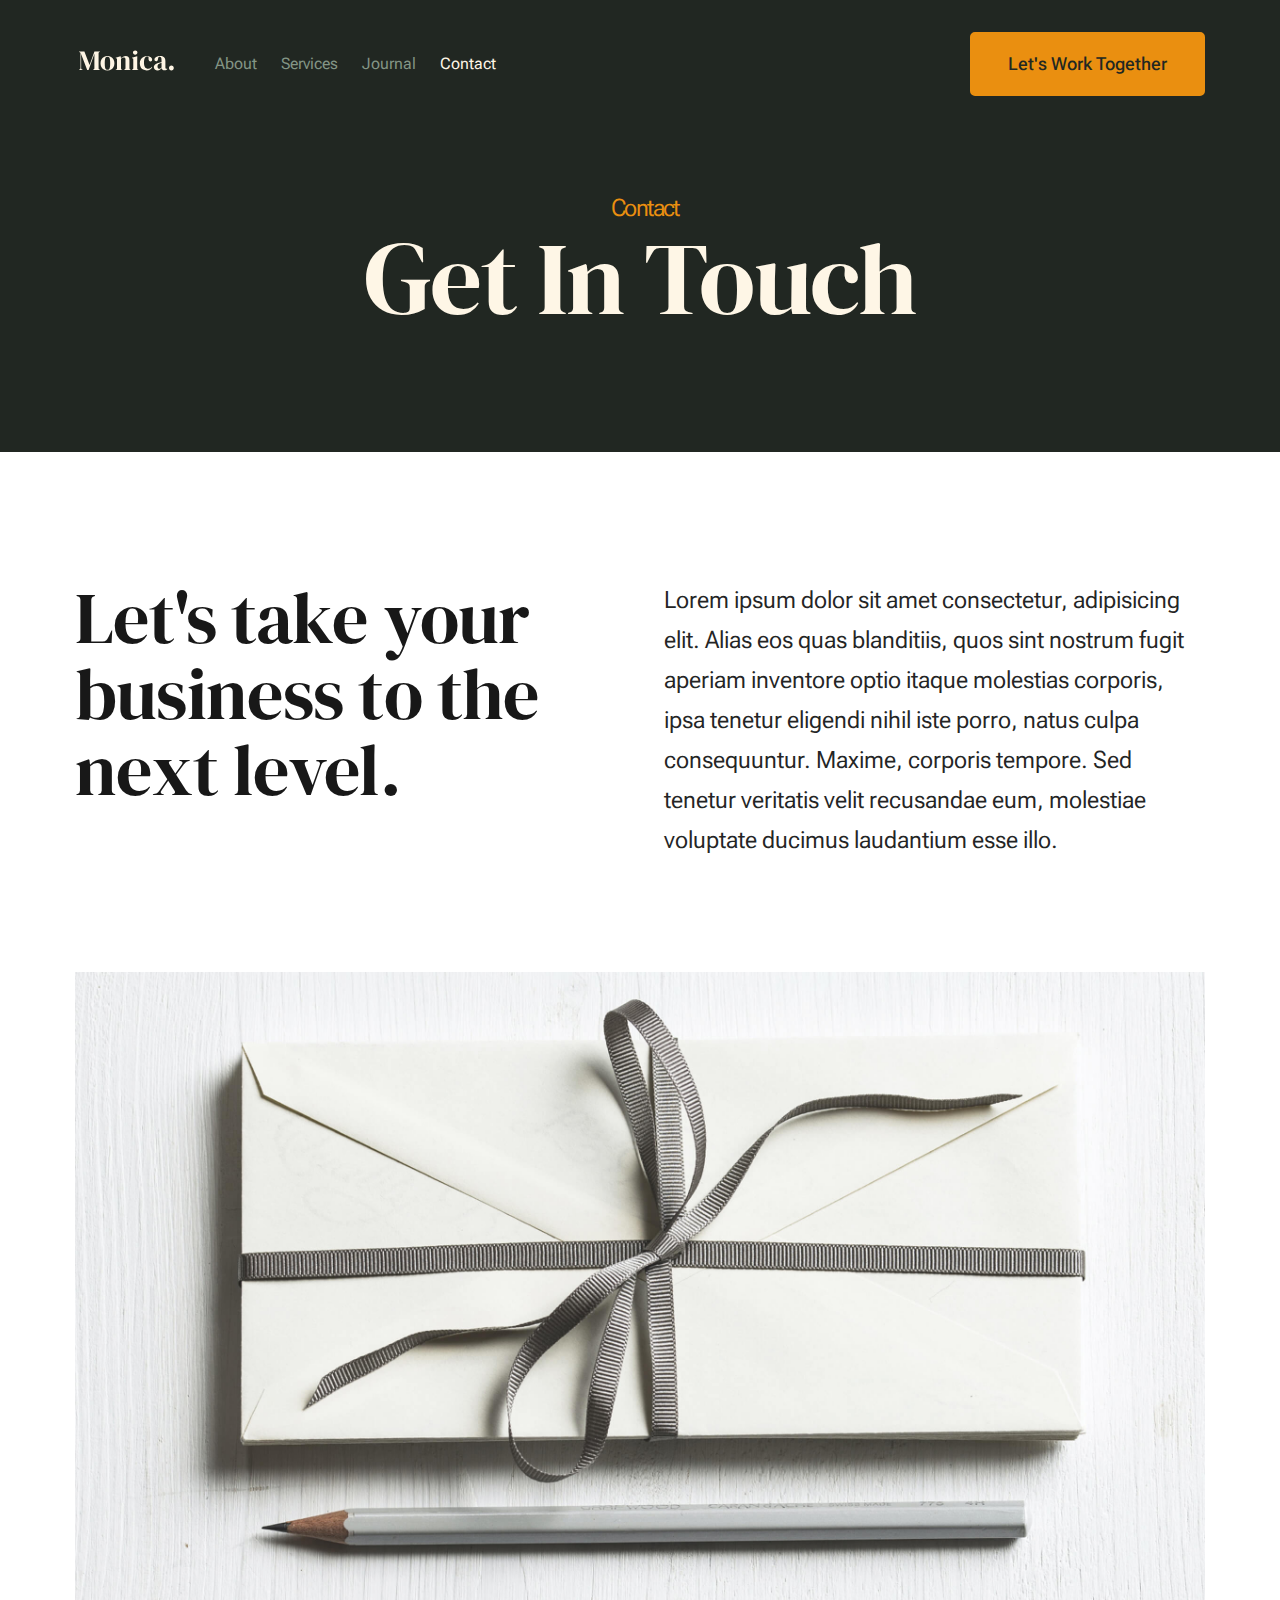
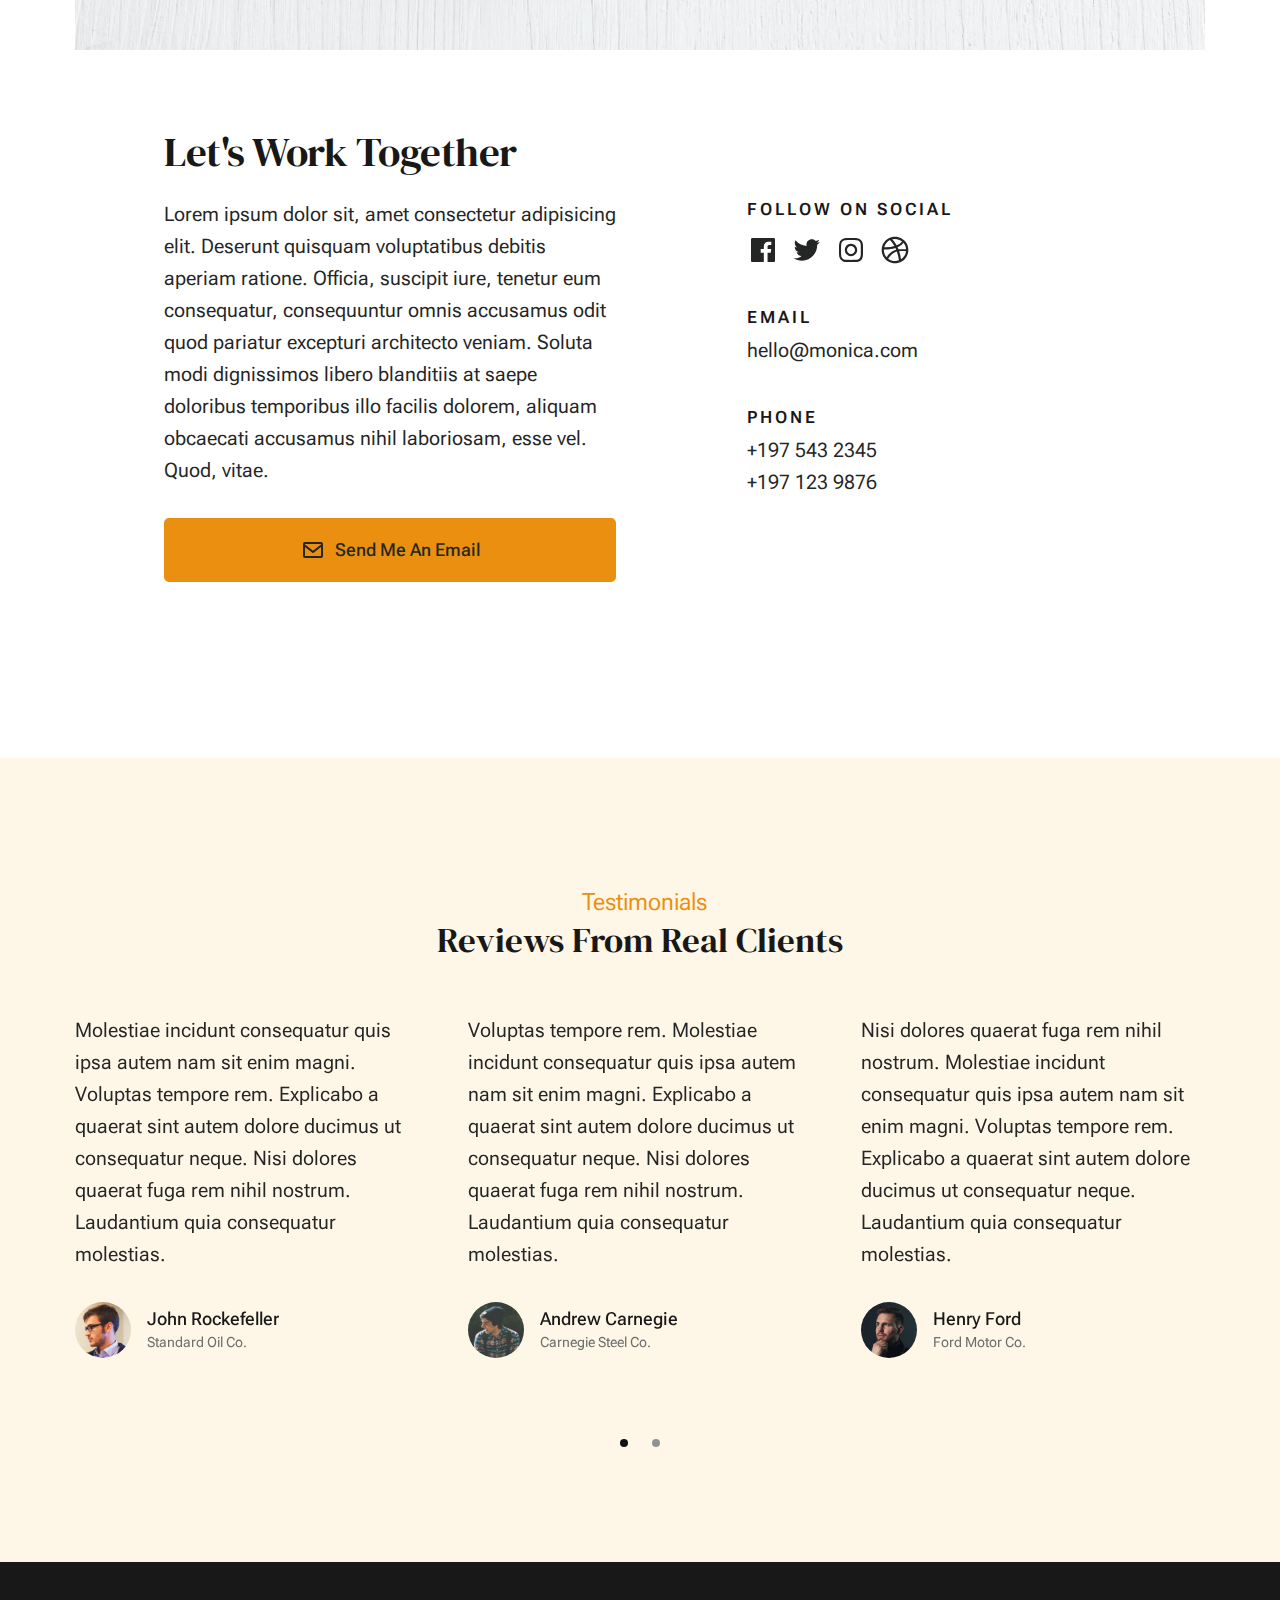
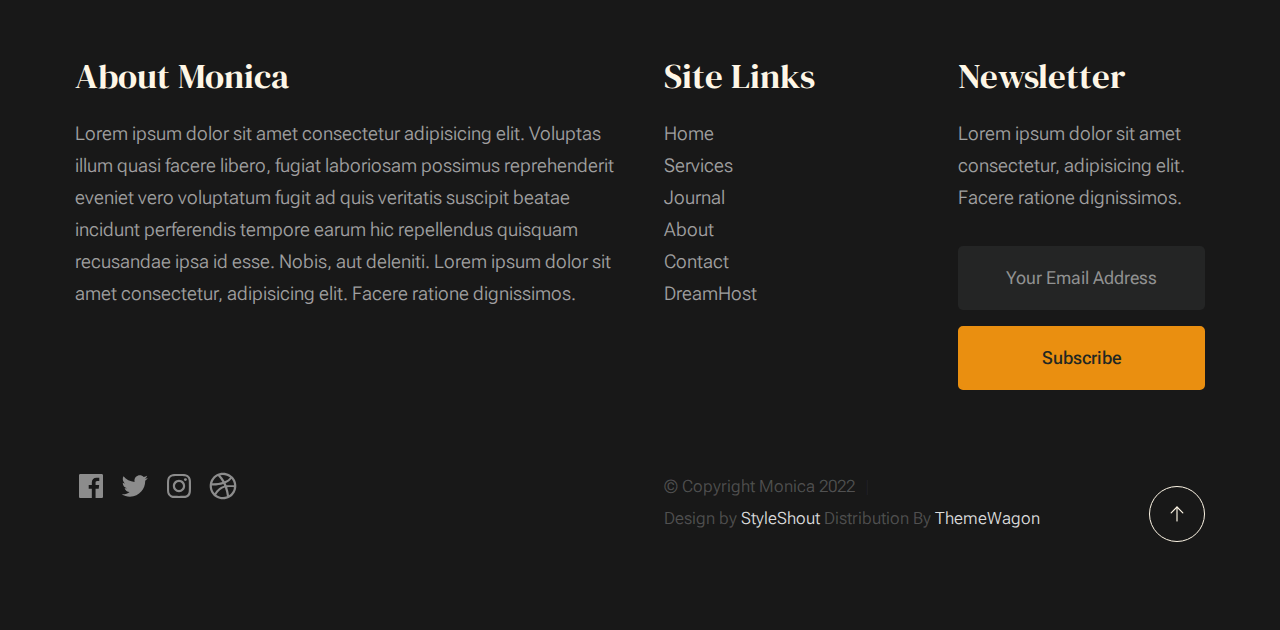
<file: contact.html>
<!DOCTYPE html>
<html lang="en" class="no-js" >
<head>

    <!--- basic page needs
    ================================================== -->
    <meta charset="utf-8">
    <meta name="viewport" content="width=device-width, initial-scale=1">
    <title>Contact - Monica</title>

    <script>
        document.documentElement.classList.remove('no-js');
        document.documentElement.classList.add('js');
    </script>

    <!-- CSS
    ================================================== -->
    <link rel="stylesheet" href="css/vendor.css">
    <link rel="stylesheet" href="css/styles.css">

    <!-- favicons
    ================================================== -->
    <link rel="apple-touch-icon" sizes="180x180" href="apple-touch-icon.png">
    <link rel="icon" type="image/png" sizes="32x32" href="favicon-32x32.png">
    <link rel="icon" type="image/png" sizes="16x16" href="favicon-16x16.png">
    <link rel="manifest" href="site.webmanifest">

</head>


<body id="top">


    <!-- preloader
    ================================================== -->
    <div id="preloader">
        <div id="loader" class="dots-fade">
            <div></div>
            <div></div>
            <div></div>
        </div>
    </div>


    <!-- page wrap
    ================================================== -->
    <div id="page" class="s-pagewrap">


        <!-- # site header 
        ================================================== -->
        <header class="s-header">
            <div class="row s-header__inner width-sixteen-col">

                <div class="s-header__block">
                    <div class="s-header__logo">
                        <a class="logo" href="index.html">
                            <img src="images/logo.svg" alt="Homepage">
                        </a>
                    </div>

                    <a class="s-header__menu-toggle" href="#0"><span>Menu</span></a>
                </div> <!-- end s-header__block -->

                <nav class="s-header__nav">
    
                    <ul class="s-header__menu-links">
                        <li><a href="about.html">About</a></li>
                        <li><a href="services.html">Services</a></li>
                        <li><a href="blog.html">Journal</a></li>
                        <li class="current"><a href="contact.html">Contact</a></li>
                    </ul> <!-- s-header__menu-links -->

                    <div class="s-header__contact">
                        <a href="contact.html" class="btn btn--primary s-header__contact-btn">Let's Work Together</a>                        
                    </div> <!-- s-header__contact -->
    
                </nav> <!-- end s-header__nav -->

            </div> <!-- end s-header__inner -->
        </header> <!-- end s-header -->


        <!-- # site main content
        ================================================== -->
        <section id="content" class="s-content">

               <section class="s-pageheader pageheader">
                    <div class="row">
                        <div class="column xl-12">
                            <h1 class="page-title">
                                <span class="page-title__small-type text-pretitle">Contact</span>
                                Get In Touch
                            </h1>                            
                        </div>
                    </div>
               </section> <!--pageheader -->  

               <section class="s-pagecontent pagecontent">

                    <div class="row pageintro">
                        <div class="column xl-6 lg-12">
                            <h2 class="text-display-title">Let's take your business to the next level.</h2>
                        </div>
                        <div class="column xl-6 lg-12 u-flexitem-x-right">
                            <p class="lead">
                            Lorem ipsum dolor sit amet consectetur, adipisicing elit. Alias eos quas blanditiis, quos sint nostrum fugit aperiam 
                            inventore optio itaque molestias corporis, ipsa tenetur eligendi nihil iste porro, natus culpa consequuntur. Maxime, 
                            corporis tempore. Sed tenetur veritatis velit recusandae eum, molestiae voluptate ducimus laudantium esse illo. 
                            </p>
                        </div>                       
                    </div> <!-- pageintro -->   
                    
                    <div class="row pagemedia">
                        <d class="column xl-12">
                            <figure class="page-media">                                
                                <img src="images/thumbs/contact/contact-1200.jpg" 
                                     srcset="images/thumbs/contact/contact-2400.jpg 2400w, 
                                             images/thumbs/contact/contact-1200.jpg 1200w, 
                                             images/thumbs/contact/contact-600.jpg 600w" sizes="(max-width: 2400px) 100vw, 2400px" alt="">
                            </figure>
                        </d>
                    </div> <!-- pagemedia --> 

                    <div class="row width-narrower pagemain">
                        <div class="column xl-12">
                            <h2>Let's Work Together</h2>

                            <div class="row">
                                <div class="column xl-6 md-12 contact-cta">     
                                    <p>
                                    Lorem ipsum dolor sit, amet consectetur adipisicing elit. Deserunt quisquam voluptatibus debitis aperiam ratione. Officia, 
                                    suscipit iure, tenetur eum consequatur, consequuntur omnis accusamus odit quod pariatur excepturi architecto veniam. Soluta 
                                    modi dignissimos libero blanditiis at saepe doloribus temporibus illo facilis dolorem, aliquam obcaecati accusamus nihil 
                                    laboriosam, esse vel. Quod, vitae.
                                    </p>
        
                                    <a href="mailto:#0" class="btn btn--primary u-fullwidth contact-btn">
                                        <svg xmlns="http://www.w3.org/2000/svg" width="24" height="24" viewBox="0 0 24 24" style="fill: rgba(0, 0, 0, 1);transform: ;msFilter:;"><path d="M20 4H4c-1.103 0-2 .897-2 2v12c0 1.103.897 2 2 2h16c1.103 0 2-.897 2-2V6c0-1.103-.897-2-2-2zm0 2v.511l-8 6.223-8-6.222V6h16zM4 18V9.044l7.386 5.745a.994.994 0 0 0 1.228 0L20 9.044 20.002 18H4z"></path></svg>
                                        Send Me An Email
                                    </a>
                                </div> 
                                <div class="column xl-5 md-12 u-flexitem-x-right">

                                    <div class="contact-block">
                                        <h6>Follow On Social</h6>
                                        <ul class="contact-social social-list">
                                            <li>
                                                <a href="#0">
                                                    <svg xmlns="http://www.w3.org/2000/svg" width="24" height="24" viewBox="0 0 24 24" style="fill:rgba(0, 0, 0, 1);transform:;-ms-filter:"><path d="M20,3H4C3.447,3,3,3.448,3,4v16c0,0.552,0.447,1,1,1h8.615v-6.96h-2.338v-2.725h2.338v-2c0-2.325,1.42-3.592,3.5-3.592 c0.699-0.002,1.399,0.034,2.095,0.107v2.42h-1.435c-1.128,0-1.348,0.538-1.348,1.325v1.735h2.697l-0.35,2.725h-2.348V21H20 c0.553,0,1-0.448,1-1V4C21,3.448,20.553,3,20,3z"></path></svg>
                                                    <span class="u-screen-reader-text">Facebook</span>
                                                </a>
                                            </li>
                                            <li>
                                                <a href="#0">
                                                    <svg xmlns="http://www.w3.org/2000/svg" width="24" height="24" viewBox="0 0 24 24" style="fill:rgba(0, 0, 0, 1);transform:;-ms-filter:"><path d="M19.633,7.997c0.013,0.175,0.013,0.349,0.013,0.523c0,5.325-4.053,11.461-11.46,11.461c-2.282,0-4.402-0.661-6.186-1.809 c0.324,0.037,0.636,0.05,0.973,0.05c1.883,0,3.616-0.636,5.001-1.721c-1.771-0.037-3.255-1.197-3.767-2.793 c0.249,0.037,0.499,0.062,0.761,0.062c0.361,0,0.724-0.05,1.061-0.137c-1.847-0.374-3.23-1.995-3.23-3.953v-0.05 c0.537,0.299,1.16,0.486,1.82,0.511C3.534,9.419,2.823,8.184,2.823,6.787c0-0.748,0.199-1.434,0.548-2.032 c1.983,2.443,4.964,4.04,8.306,4.215c-0.062-0.3-0.1-0.611-0.1-0.923c0-2.22,1.796-4.028,4.028-4.028 c1.16,0,2.207,0.486,2.943,1.272c0.91-0.175,1.782-0.512,2.556-0.973c-0.299,0.935-0.936,1.721-1.771,2.22 c0.811-0.088,1.597-0.312,2.319-0.624C21.104,6.712,20.419,7.423,19.633,7.997z"></path></svg>
                                                    <span class="u-screen-reader-text">Twitter</span>
                                                </a>
                                            </li>
                                            <li>
                                                <a href="#0">
                                                    <svg xmlns="http://www.w3.org/2000/svg" width="24" height="24" viewBox="0 0 24 24" style="fill:rgba(0, 0, 0, 1);transform:;-ms-filter:"><path d="M11.999,7.377c-2.554,0-4.623,2.07-4.623,4.623c0,2.554,2.069,4.624,4.623,4.624c2.552,0,4.623-2.07,4.623-4.624 C16.622,9.447,14.551,7.377,11.999,7.377L11.999,7.377z M11.999,15.004c-1.659,0-3.004-1.345-3.004-3.003 c0-1.659,1.345-3.003,3.004-3.003s3.002,1.344,3.002,3.003C15.001,13.659,13.658,15.004,11.999,15.004L11.999,15.004z"></path><circle cx="16.806" cy="7.207" r="1.078"></circle><path d="M20.533,6.111c-0.469-1.209-1.424-2.165-2.633-2.632c-0.699-0.263-1.438-0.404-2.186-0.42 c-0.963-0.042-1.268-0.054-3.71-0.054s-2.755,0-3.71,0.054C7.548,3.074,6.809,3.215,6.11,3.479C4.9,3.946,3.945,4.902,3.477,6.111 c-0.263,0.7-0.404,1.438-0.419,2.186c-0.043,0.962-0.056,1.267-0.056,3.71c0,2.442,0,2.753,0.056,3.71 c0.015,0.748,0.156,1.486,0.419,2.187c0.469,1.208,1.424,2.164,2.634,2.632c0.696,0.272,1.435,0.426,2.185,0.45 c0.963,0.042,1.268,0.055,3.71,0.055s2.755,0,3.71-0.055c0.747-0.015,1.486-0.157,2.186-0.419c1.209-0.469,2.164-1.424,2.633-2.633 c0.263-0.7,0.404-1.438,0.419-2.186c0.043-0.962,0.056-1.267,0.056-3.71s0-2.753-0.056-3.71C20.941,7.57,20.801,6.819,20.533,6.111z M19.315,15.643c-0.007,0.576-0.111,1.147-0.311,1.688c-0.305,0.787-0.926,1.409-1.712,1.711c-0.535,0.199-1.099,0.303-1.67,0.311 c-0.95,0.044-1.218,0.055-3.654,0.055c-2.438,0-2.687,0-3.655-0.055c-0.569-0.007-1.135-0.112-1.669-0.311 c-0.789-0.301-1.414-0.923-1.719-1.711c-0.196-0.534-0.302-1.099-0.311-1.669c-0.043-0.95-0.053-1.218-0.053-3.654 c0-2.437,0-2.686,0.053-3.655c0.007-0.576,0.111-1.146,0.311-1.687c0.305-0.789,0.93-1.41,1.719-1.712 c0.534-0.198,1.1-0.303,1.669-0.311c0.951-0.043,1.218-0.055,3.655-0.055c2.437,0,2.687,0,3.654,0.055 c0.571,0.007,1.135,0.112,1.67,0.311c0.786,0.303,1.407,0.925,1.712,1.712c0.196,0.534,0.302,1.099,0.311,1.669 c0.043,0.951,0.054,1.218,0.054,3.655c0,2.436,0,2.698-0.043,3.654H19.315z"></path></svg>
                                                    <span class="u-screen-reader-text">Instagram</span>
                                                </a>
                                            </li>
                                            <li>
                                                <a href="#0">
                                                    <svg xmlns="http://www.w3.org/2000/svg" width="24" height="24" viewBox="0 0 24 24" style="fill: rgba(0, 0, 0, 1);transform: ;msFilter:;"><path d="M20.66 6.98a9.932 9.932 0 0 0-3.641-3.64C15.486 2.447 13.813 2 12 2s-3.486.447-5.02 1.34c-1.533.893-2.747 2.107-3.64 3.64S2 10.187 2 12s.446 3.487 1.34 5.02a9.924 9.924 0 0 0 3.641 3.64C8.514 21.553 10.187 22 12 22s3.486-.447 5.02-1.34a9.932 9.932 0 0 0 3.641-3.64C21.554 15.487 22 13.813 22 12s-.446-3.487-1.34-5.02zM12 3.66c2 0 3.772.64 5.32 1.919-.92 1.174-2.286 2.14-4.1 2.9-1.002-1.813-2.088-3.327-3.261-4.54A7.715 7.715 0 0 1 12 3.66zM5.51 6.8a8.116 8.116 0 0 1 2.711-2.22c1.212 1.201 2.325 2.7 3.34 4.5-2 .6-4.114.9-6.341.9-.573 0-1.006-.013-1.3-.04A8.549 8.549 0 0 1 5.51 6.8zM3.66 12c0-.054.003-.12.01-.2.007-.08.01-.146.01-.2.254.014.641.02 1.161.02 2.666 0 5.146-.367 7.439-1.1.187.373.381.793.58 1.26-1.32.293-2.674 1.006-4.061 2.14S6.4 16.247 5.76 17.5c-1.4-1.587-2.1-3.42-2.1-5.5zM12 20.34c-1.894 0-3.594-.587-5.101-1.759.601-1.187 1.524-2.322 2.771-3.401 1.246-1.08 2.483-1.753 3.71-2.02a29.441 29.441 0 0 1 1.56 6.62 8.166 8.166 0 0 1-2.94.56zm7.08-3.96a8.351 8.351 0 0 1-2.58 2.621c-.24-2.08-.7-4.107-1.379-6.081.932-.066 1.765-.1 2.5-.1.799 0 1.686.034 2.659.1a8.098 8.098 0 0 1-1.2 3.46zm-1.24-5c-1.16 0-2.233.047-3.22.14a27.053 27.053 0 0 0-.68-1.62c2.066-.906 3.532-2.006 4.399-3.3 1.2 1.414 1.854 3.027 1.96 4.84-.812-.04-1.632-.06-2.459-.06z"></path></svg>
                                                    <span class="u-screen-reader-text">Dribbble</span>
                                                </a>
                                            </li>
                                        </ul> <!-- end s-footer__social -->
                                    </div>

                                    <div class="contact-block">
                                        <h6>Email</h6>
                                        <a href="mailto:#0">hello@monica.com</a>
                                    </div>

                                    <div class="contact-block">
                                        <h6>Phone</h6>
                                        <ul class="contact-list">
                                            <li><a href="tel:197-543-2345">+197 543 2345</a></li>
                                            <li><a href="tel:197-123-9876">+197 123 9876</a></li>
                                        </ul>
                                    </div>

                                </div>
                            </div>
                        </div>                        
                    </div> <!-- end pagemain -->

               </section> <!-- pagecontent -->

               <section class="s-testimonials">

                    <div class="s-testimonials__header row row-x-center text-center">
                        <div class="column xl-8 lg-12">
        
                            <p class="text-pretitle">
                            Testimonials
                            </p>
                            <h3>
                            Reviews From Real Clients
                            </h3>                        
        
                        </div>
                    </div> <!--end s-testimonials__header -->

                    <div class="row s-testimonials__content">
                        <div class="column xl-12 testimonials">

                            <div class="swiper-container testimonials__slider page-slider">

                                <div class="swiper-wrapper">
                                    <div class="testimonials__slide swiper-slide">
                                        <p>
                                        Molestiae incidunt consequatur quis ipsa autem nam sit enim magni. Voluptas tempore rem. 
                                        Explicabo a quaerat sint autem dolore ducimus ut consequatur neque. Nisi dolores quaerat fuga rem nihil nostrum.
                                        Laudantium quia consequatur molestias.
                                        </p>
                                        <div class="testimonials__author">
                                            <img src="images/avatars/user-01.jpg" alt="Author image" class="testimonials__avatar">
                                            <cite class="testimonials__cite">
                                                <strong>John Rockefeller</strong>
                                                <span>Standard Oil Co.</span>
                                            </cite>
                                        </div>
                                    </div>
                                    <div class="testimonials__slide swiper-slide">
                                        <p>
                                        Voluptas tempore rem. Molestiae incidunt consequatur quis ipsa autem nam sit enim magni. 
                                        Explicabo a quaerat sint autem dolore ducimus ut consequatur neque. Nisi dolores quaerat fuga rem nihil nostrum.
                                        Laudantium quia consequatur molestias.
                                        </p>
                                        <div class="testimonials__author">
                                            <img src="images/avatars/user-04.jpg" alt="Author image" class="testimonials__avatar">
                                            <cite class="testimonials__cite">
                                                <strong>Andrew Carnegie</strong>
                                                <span>Carnegie Steel Co.</span>
                                            </cite>
                                        </div>
                                    </div>
                                    <div class="testimonials__slide swiper-slide">
                                        <p>
                                        Nisi dolores quaerat fuga rem nihil nostrum. Molestiae incidunt consequatur quis ipsa autem nam sit enim magni. 
                                        Voluptas tempore rem. Explicabo a quaerat sint autem dolore ducimus ut consequatur neque. 
                                        Laudantium quia consequatur molestias.
                                        </p>
                                        <div class="testimonials__author">
                                            <img src="images/avatars/user-06.jpg" alt="Author image" class="testimonials__avatar">
                                            <cite class="testimonials__cite">
                                                <strong>Henry Ford</strong>
                                                <span>Ford Motor Co.</span>
                                            </cite>
                                        </div>
                                    </div>
                                    <div class="testimonials__slide swiper-slide">
                                        <p>
                                        Molestiae incidunt consequatur quis ipsa autem nam sit enim magni. Voluptas tempore rem. 
                                        Explicabo a quaerat sint autem dolore ducimus ut consequatur neque. Nisi dolores quaerat fuga rem nihil nostrum.
                                        Laudantium quia consequatur molestias.
                                        </p>
                                        <div class="testimonials__author">
                                            <img src="images/avatars/user-02.jpg" alt="Author image" class="testimonials__avatar">
                                            <cite class="testimonials__cite">
                                                <strong>John Morgan</strong>
                                                <span>JP Morgan & Co.</span>
                                            </cite>
                                        </div>
                                    </div> 
                                </div> <!-- end swiper-wrapper --> 

                                <div class="swiper-pagination"></div>

                            </div> <!--end testimonials__slider --> 

                        </div> <!-- testimonials -->
                    </div> <!--end s-testimonials__content -->

               </section> <!-- end s-testimonials -->

        </section> <!-- s-content-->

        <!-- # footer 
        ================================================== -->
        <footer class="s-footer">
            <div class="row s-footer__content">
                <div class="column xl-6 lg-6 md-12 s-footer__block s-footer__about">                    
                    <h3>About Monica</h3>
                    <p>
                    Lorem ipsum dolor sit amet consectetur adipisicing elit. Voluptas illum quasi facere libero, 
                    fugiat laboriosam possimus reprehenderit eveniet vero voluptatum fugit ad quis veritatis suscipit beatae 
                    incidunt perferendis tempore earum hic repellendus quisquam recusandae ipsa id esse. Nobis, aut deleniti.
                    Lorem ipsum dolor sit amet consectetur, adipisicing elit. Facere ratione dignissimos.
                    </p>               
                </div>                
                <div class="column xl-3 lg-6 md-12 s-footer__block s-footer__site-links">
                    <h3>Site Links</h3>
                    <ul class="link-list">
                        <li><a href="index.html">Home</a></li>
                        <li><a href="services.html">Services</a></li>
                        <li><a href="blog.html">Journal</a></li>
                        <li><a href="about.html">About</a></li>
                        <li><a href="contact.html">Contact</a></li>
                        <li><a href="https://www.dreamhost.com/r.cgi?287326">DreamHost</a></li>
                    </ul>
                </div>
                <div class="column xl-3 lg-6 md-12 tab-12 s-footer__block s-footer__newsletter">
                    <h3>Newsletter</h3>

                    <p>
                    Lorem ipsum dolor sit amet consectetur, adipisicing elit. Facere ratione dignissimos.
                    </p>

                    <div class="subscribe-form">
                        <form id="mc-form" class="mc-form">
                            <input type="email" name="EMAIL" id="mce-EMAIL" class="u-fullwidth text-center" placeholder="Your Email Address" title="The domain portion of the email address is invalid (the portion after the @)." pattern="^([^\x00-\x20\x22\x28\x29\x2c\x2e\x3a-\x3c\x3e\x40\x5b-\x5d\x7f-\xff]+|\x22([^\x0d\x22\x5c\x80-\xff]|\x5c[\x00-\x7f])*\x22)(\x2e([^\x00-\x20\x22\x28\x29\x2c\x2e\x3a-\x3c\x3e\x40\x5b-\x5d\x7f-\xff]+|\x22([^\x0d\x22\x5c\x80-\xff]|\x5c[\x00-\x7f])*\x22))*\x40([^\x00-\x20\x22\x28\x29\x2c\x2e\x3a-\x3c\x3e\x40\x5b-\x5d\x7f-\xff]+|\x5b([^\x0d\x5b-\x5d\x80-\xff]|\x5c[\x00-\x7f])*\x5d)(\x2e([^\x00-\x20\x22\x28\x29\x2c\x2e\x3a-\x3c\x3e\x40\x5b-\x5d\x7f-\xff]+|\x5b([^\x0d\x5b-\x5d\x80-\xff]|\x5c[\x00-\x7f])*\x5d))*(\.\w{2,})+$" required>
                            <input type="submit" name="subscribe" value="Subscribe" class="btn btn--primary btn--small u-fullwidth">
                            <!-- <div style="position: absolute; left: -5000px;" aria-hidden="true"><input type="text" name="b_cdb7b577e41181934ed6a6a44_9a91cfe7b3" tabindex="-1" value=""></div> -->
                            <div class="mc-status"></div>
                        </form>
                    </div>
                </div>
            </div>    
            
            <div class="row s-footer__bottom">
                <div class="column xl-6 lg-12">
                    <ul class="s-footer__social social-list">
                        <li>
                            <a href="#0">
                                <svg xmlns="http://www.w3.org/2000/svg" width="24" height="24" viewBox="0 0 24 24" style="fill:rgba(0, 0, 0, 1);transform:;-ms-filter:"><path d="M20,3H4C3.447,3,3,3.448,3,4v16c0,0.552,0.447,1,1,1h8.615v-6.96h-2.338v-2.725h2.338v-2c0-2.325,1.42-3.592,3.5-3.592 c0.699-0.002,1.399,0.034,2.095,0.107v2.42h-1.435c-1.128,0-1.348,0.538-1.348,1.325v1.735h2.697l-0.35,2.725h-2.348V21H20 c0.553,0,1-0.448,1-1V4C21,3.448,20.553,3,20,3z"></path></svg>
                                <span class="u-screen-reader-text">Facebook</span>
                            </a>
                        </li>
                        <li>
                            <a href="#0">
                                <svg xmlns="http://www.w3.org/2000/svg" width="24" height="24" viewBox="0 0 24 24" style="fill:rgba(0, 0, 0, 1);transform:;-ms-filter:"><path d="M19.633,7.997c0.013,0.175,0.013,0.349,0.013,0.523c0,5.325-4.053,11.461-11.46,11.461c-2.282,0-4.402-0.661-6.186-1.809 c0.324,0.037,0.636,0.05,0.973,0.05c1.883,0,3.616-0.636,5.001-1.721c-1.771-0.037-3.255-1.197-3.767-2.793 c0.249,0.037,0.499,0.062,0.761,0.062c0.361,0,0.724-0.05,1.061-0.137c-1.847-0.374-3.23-1.995-3.23-3.953v-0.05 c0.537,0.299,1.16,0.486,1.82,0.511C3.534,9.419,2.823,8.184,2.823,6.787c0-0.748,0.199-1.434,0.548-2.032 c1.983,2.443,4.964,4.04,8.306,4.215c-0.062-0.3-0.1-0.611-0.1-0.923c0-2.22,1.796-4.028,4.028-4.028 c1.16,0,2.207,0.486,2.943,1.272c0.91-0.175,1.782-0.512,2.556-0.973c-0.299,0.935-0.936,1.721-1.771,2.22 c0.811-0.088,1.597-0.312,2.319-0.624C21.104,6.712,20.419,7.423,19.633,7.997z"></path></svg>
                                <span class="u-screen-reader-text">Twitter</span>
                            </a>
                        </li>
                        <li>
                            <a href="#0">
                                <svg xmlns="http://www.w3.org/2000/svg" width="24" height="24" viewBox="0 0 24 24" style="fill:rgba(0, 0, 0, 1);transform:;-ms-filter:"><path d="M11.999,7.377c-2.554,0-4.623,2.07-4.623,4.623c0,2.554,2.069,4.624,4.623,4.624c2.552,0,4.623-2.07,4.623-4.624 C16.622,9.447,14.551,7.377,11.999,7.377L11.999,7.377z M11.999,15.004c-1.659,0-3.004-1.345-3.004-3.003 c0-1.659,1.345-3.003,3.004-3.003s3.002,1.344,3.002,3.003C15.001,13.659,13.658,15.004,11.999,15.004L11.999,15.004z"></path><circle cx="16.806" cy="7.207" r="1.078"></circle><path d="M20.533,6.111c-0.469-1.209-1.424-2.165-2.633-2.632c-0.699-0.263-1.438-0.404-2.186-0.42 c-0.963-0.042-1.268-0.054-3.71-0.054s-2.755,0-3.71,0.054C7.548,3.074,6.809,3.215,6.11,3.479C4.9,3.946,3.945,4.902,3.477,6.111 c-0.263,0.7-0.404,1.438-0.419,2.186c-0.043,0.962-0.056,1.267-0.056,3.71c0,2.442,0,2.753,0.056,3.71 c0.015,0.748,0.156,1.486,0.419,2.187c0.469,1.208,1.424,2.164,2.634,2.632c0.696,0.272,1.435,0.426,2.185,0.45 c0.963,0.042,1.268,0.055,3.71,0.055s2.755,0,3.71-0.055c0.747-0.015,1.486-0.157,2.186-0.419c1.209-0.469,2.164-1.424,2.633-2.633 c0.263-0.7,0.404-1.438,0.419-2.186c0.043-0.962,0.056-1.267,0.056-3.71s0-2.753-0.056-3.71C20.941,7.57,20.801,6.819,20.533,6.111z M19.315,15.643c-0.007,0.576-0.111,1.147-0.311,1.688c-0.305,0.787-0.926,1.409-1.712,1.711c-0.535,0.199-1.099,0.303-1.67,0.311 c-0.95,0.044-1.218,0.055-3.654,0.055c-2.438,0-2.687,0-3.655-0.055c-0.569-0.007-1.135-0.112-1.669-0.311 c-0.789-0.301-1.414-0.923-1.719-1.711c-0.196-0.534-0.302-1.099-0.311-1.669c-0.043-0.95-0.053-1.218-0.053-3.654 c0-2.437,0-2.686,0.053-3.655c0.007-0.576,0.111-1.146,0.311-1.687c0.305-0.789,0.93-1.41,1.719-1.712 c0.534-0.198,1.1-0.303,1.669-0.311c0.951-0.043,1.218-0.055,3.655-0.055c2.437,0,2.687,0,3.654,0.055 c0.571,0.007,1.135,0.112,1.67,0.311c0.786,0.303,1.407,0.925,1.712,1.712c0.196,0.534,0.302,1.099,0.311,1.669 c0.043,0.951,0.054,1.218,0.054,3.655c0,2.436,0,2.698-0.043,3.654H19.315z"></path></svg>
                                <span class="u-screen-reader-text">Instagram</span>
                            </a>
                        </li>
                        <li>
                            <a href="#0">
                                <svg xmlns="http://www.w3.org/2000/svg" width="24" height="24" viewBox="0 0 24 24" style="fill: rgba(0, 0, 0, 1);transform: ;msFilter:;"><path d="M20.66 6.98a9.932 9.932 0 0 0-3.641-3.64C15.486 2.447 13.813 2 12 2s-3.486.447-5.02 1.34c-1.533.893-2.747 2.107-3.64 3.64S2 10.187 2 12s.446 3.487 1.34 5.02a9.924 9.924 0 0 0 3.641 3.64C8.514 21.553 10.187 22 12 22s3.486-.447 5.02-1.34a9.932 9.932 0 0 0 3.641-3.64C21.554 15.487 22 13.813 22 12s-.446-3.487-1.34-5.02zM12 3.66c2 0 3.772.64 5.32 1.919-.92 1.174-2.286 2.14-4.1 2.9-1.002-1.813-2.088-3.327-3.261-4.54A7.715 7.715 0 0 1 12 3.66zM5.51 6.8a8.116 8.116 0 0 1 2.711-2.22c1.212 1.201 2.325 2.7 3.34 4.5-2 .6-4.114.9-6.341.9-.573 0-1.006-.013-1.3-.04A8.549 8.549 0 0 1 5.51 6.8zM3.66 12c0-.054.003-.12.01-.2.007-.08.01-.146.01-.2.254.014.641.02 1.161.02 2.666 0 5.146-.367 7.439-1.1.187.373.381.793.58 1.26-1.32.293-2.674 1.006-4.061 2.14S6.4 16.247 5.76 17.5c-1.4-1.587-2.1-3.42-2.1-5.5zM12 20.34c-1.894 0-3.594-.587-5.101-1.759.601-1.187 1.524-2.322 2.771-3.401 1.246-1.08 2.483-1.753 3.71-2.02a29.441 29.441 0 0 1 1.56 6.62 8.166 8.166 0 0 1-2.94.56zm7.08-3.96a8.351 8.351 0 0 1-2.58 2.621c-.24-2.08-.7-4.107-1.379-6.081.932-.066 1.765-.1 2.5-.1.799 0 1.686.034 2.659.1a8.098 8.098 0 0 1-1.2 3.46zm-1.24-5c-1.16 0-2.233.047-3.22.14a27.053 27.053 0 0 0-.68-1.62c2.066-.906 3.532-2.006 4.399-3.3 1.2 1.414 1.854 3.027 1.96 4.84-.812-.04-1.632-.06-2.459-.06z"></path></svg>
                                <span class="u-screen-reader-text">Dribbble</span>
                            </a>
                        </li>
                    </ul> <!-- end s-footer__social -->
                </div>
                <div class="column xl-6 lg-12">
                    <p class="ss-copyright">
                        <span>© Copyright Monica 2022</span> 
                        <span>Design by <a href="https://www.styleshout.com/">StyleShout</a> Distribution By <a href="https://themewagon.com">ThemeWagon</a></span>
                    </p>
                </div>

                <div class="ss-go-top">
                    <a class="smoothscroll" title="Back to Top" href="#top">
                        <svg xmlns="http://www.w3.org/2000/svg" viewBox="0 0 24 24" width="36" height="36" fill="none" stroke="#ffffff" stroke-width="1" stroke-linecap="round" stroke-linejoin="round">&lt;!--!  Atomicons Free 1.00 by @atisalab License - https://atomicons.com/license/ (Icons: CC BY 4.0) Copyright 2021 Atomicons --&gt;<polyline points="17 11 12 6 7 11"></polyline><line x1="12" y1="18" x2="12" y2="6"></line></svg>
                    </a>
                </div> <!-- end ss-go-top -->
            </div>
            
        </footer> <!-- end s-footer -->

    </div> <!-- end page-wrap -->

    <!-- Java Script
    ================================================== -->
    <script src="js/plugins.js"></script>
    <script src="js/main.js"></script>

</body>
</html>
</file>
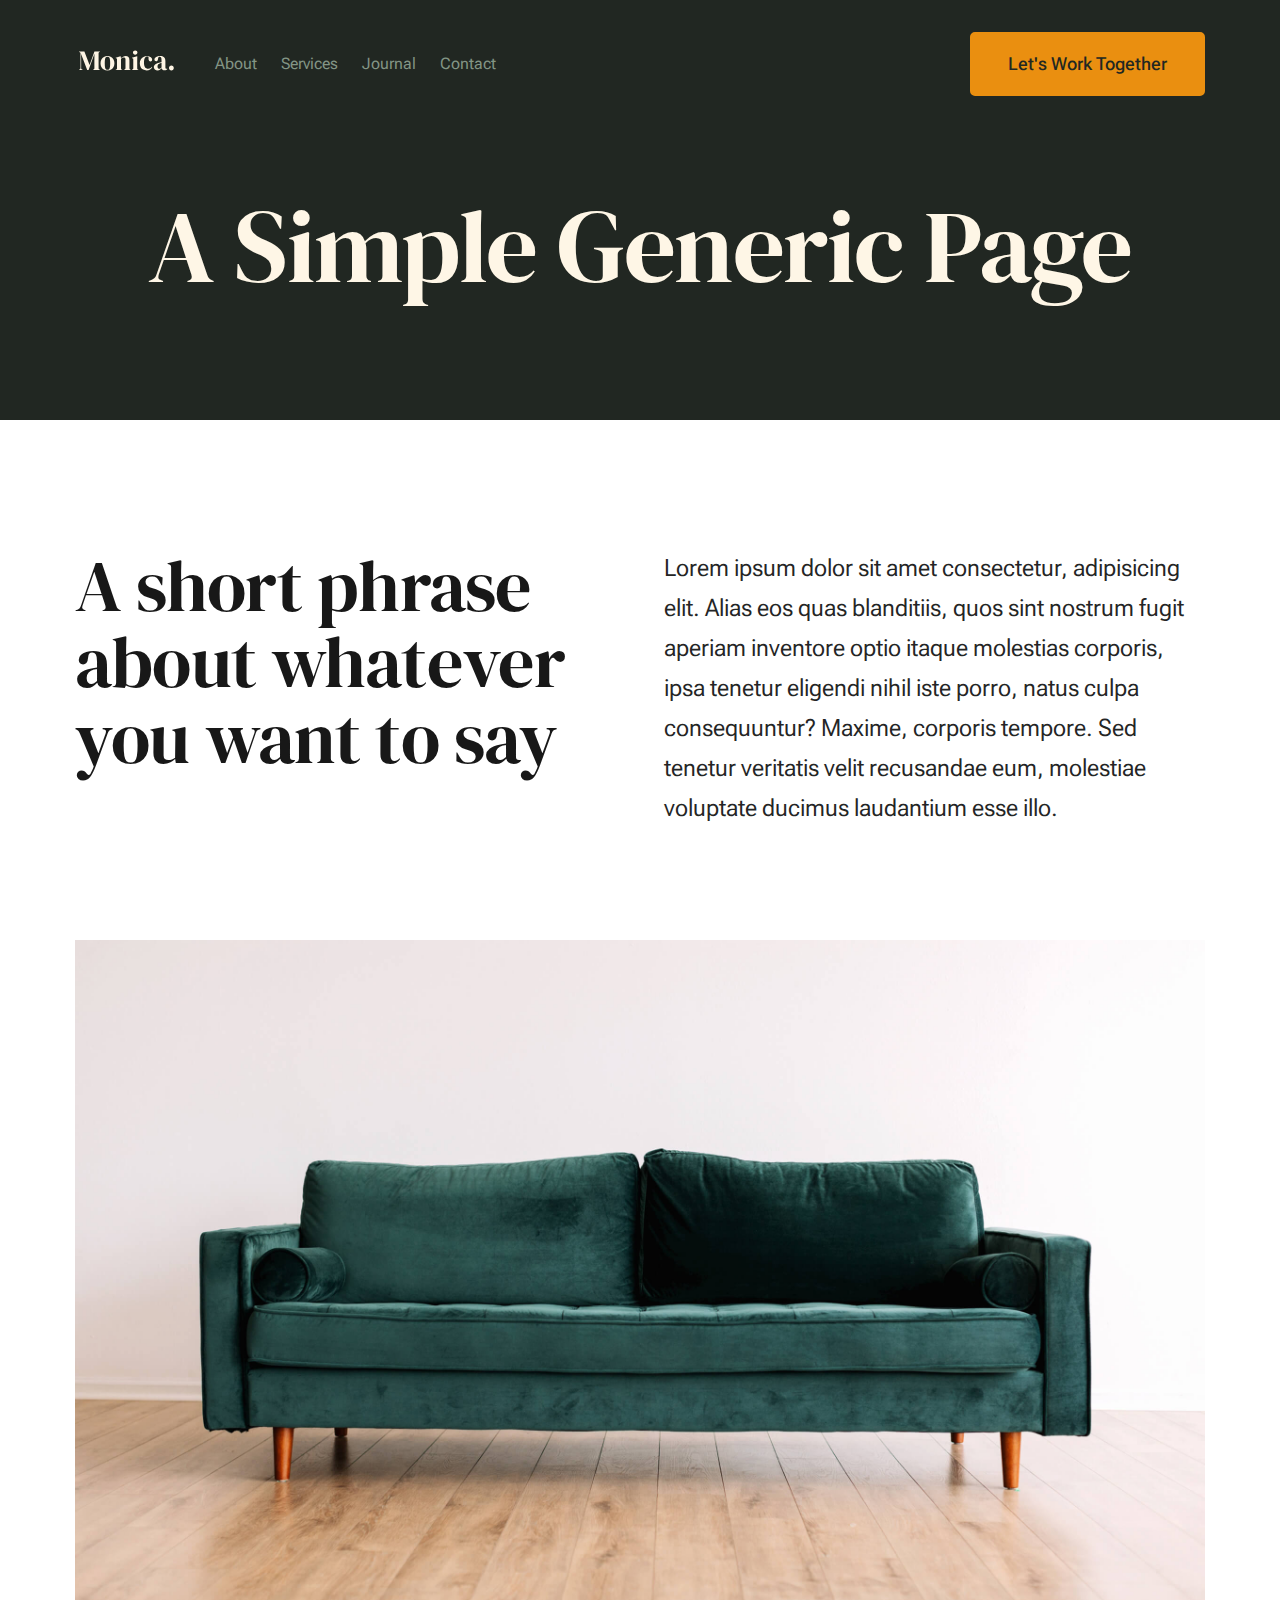
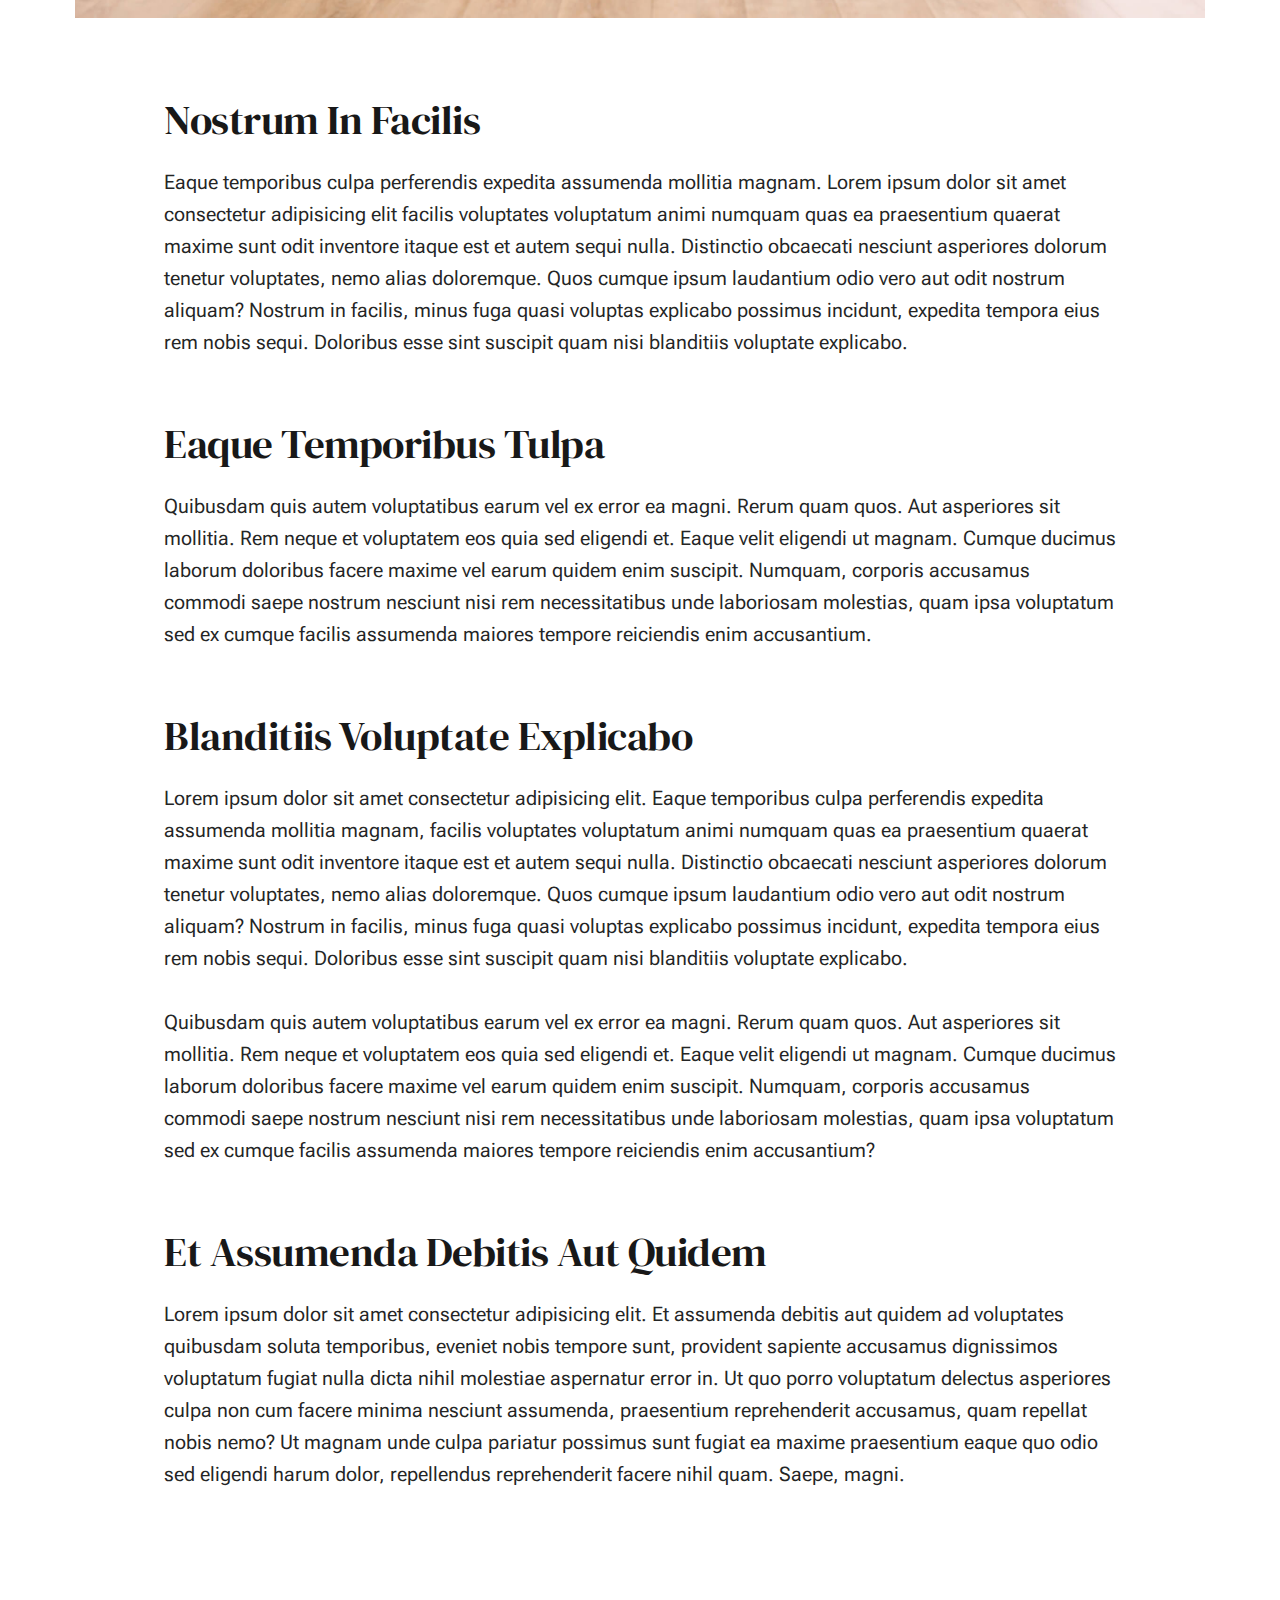
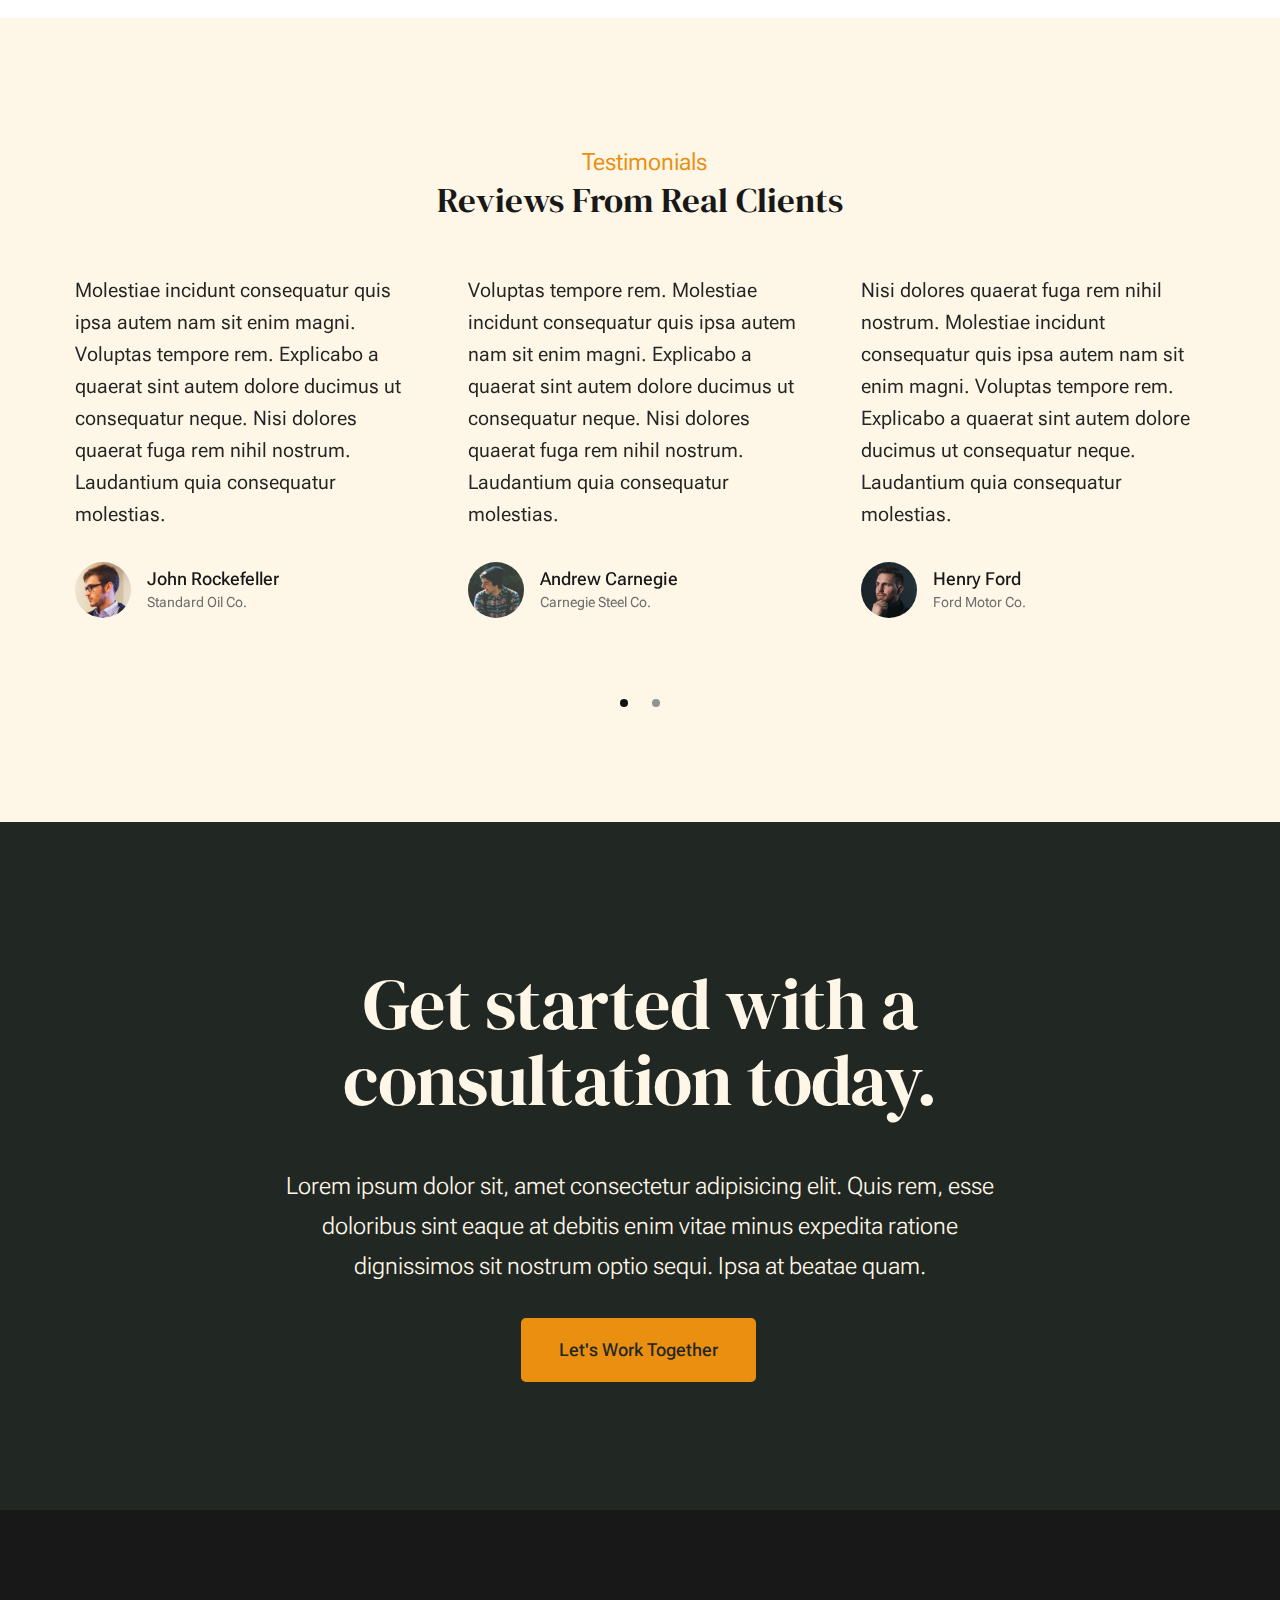
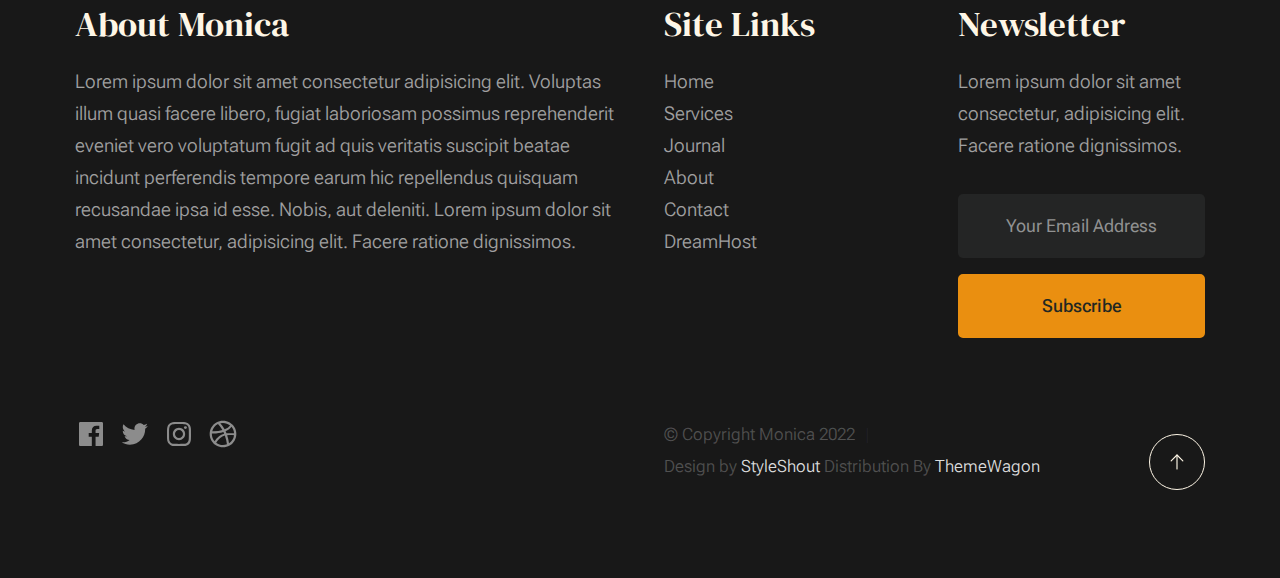
<file: generic.html>
<!DOCTYPE html>
<html lang="en" class="no-js" >
<head>

    <!--- basic page needs
    ================================================== -->
    <meta charset="utf-8">
    <meta name="viewport" content="width=device-width, initial-scale=1">
    <title>Generic - Monica</title>

    <script>
        document.documentElement.classList.remove('no-js');
        document.documentElement.classList.add('js');
    </script>

    <!-- CSS
    ================================================== -->
    <link rel="stylesheet" href="css/vendor.css">
    <link rel="stylesheet" href="css/styles.css">

    <!-- favicons
    ================================================== -->
    <link rel="apple-touch-icon" sizes="180x180" href="apple-touch-icon.png">
    <link rel="icon" type="image/png" sizes="32x32" href="favicon-32x32.png">
    <link rel="icon" type="image/png" sizes="16x16" href="favicon-16x16.png">
    <link rel="manifest" href="site.webmanifest">

</head>


<body id="top">


    <!-- preloader
    ================================================== -->
    <div id="preloader">
        <div id="loader" class="dots-fade">
            <div></div>
            <div></div>
            <div></div>
        </div>
    </div>


    <!-- page wrap
    ================================================== -->
    <div id="page" class="s-pagewrap">


        <!-- # site header 
        ================================================== -->
        <header class="s-header">

            <div class="row s-header__inner width-sixteen-col">

                <div class="s-header__block">
                    <div class="s-header__logo">
                        <a class="logo" href="index.html">
                            <img src="images/logo.svg" alt="Homepage">
                        </a>
                    </div>

                    <a class="s-header__menu-toggle" href="#0"><span>Menu</span></a>
                </div> <!-- end s-header__block -->

                <nav class="s-header__nav">
    
                    <ul class="s-header__menu-links">
                        <li><a href="about.html">About</a></li>
                        <li><a href="services.html">Services</a></li>
                        <li><a href="blog.html">Journal</a></li>
                        <li><a href="contact.html">Contact</a></li>
                    </ul> <!-- s-header__menu-links -->

                    <div class="s-header__contact">
                        <a href="contact.html" class="btn btn--primary s-header__contact-btn">Let's Work Together</a>                        
                    </div> <!-- s-header__contact -->
    
                </nav> <!-- end s-header__nav -->

            </div> <!-- end s-header__inner -->

        </header> <!-- end s-header -->


        <!-- # site main content
        ================================================== -->
        <section id="content" class="s-content">

               <section class="s-pageheader pageheader">
                    <div class="row">
                        <div class="column xl-12">
                            <h1 class="page-title">
                               A Simple Generic Page
                            </h1>
                            
                        </div>
                    </div>
               </section> <!-- end pageheader --> 

               <section class="s-pagecontent pagecontent">

                    <div class="row pageintro">
                        <div class="column xl-6 lg-12">
                            <h2 class="text-display-title">A short phrase about whatever you want to say</h2>
                        </div>
                        <div class="column xl-6 lg-12 u-flexitem-x-right">
                            <p class="lead">
                            Lorem ipsum dolor sit amet consectetur, adipisicing elit. Alias eos quas blanditiis, quos sint nostrum fugit aperiam 
                            inventore optio itaque molestias corporis, ipsa tenetur eligendi nihil iste porro, natus culpa consequuntur? Maxime, 
                            corporis tempore. Sed tenetur veritatis velit recusandae eum, molestiae voluptate ducimus laudantium esse illo. 
                            </p>
                        </div>                       
                    </div> <!-- end pageintro -->   
                    
                    <div class="row pagemedia">
                        <d class="column xl-12">
                            <figure class="page-media">                                
                                <img src="images/sample-1200.jpg" 
                                     srcset="images/sample-2400.jpg 2400w, 
                                             images/sample-1200.jpg 1200w, 
                                             images/sample-600.jpg 600w" sizes="(max-width: 2400px) 100vw, 2400px" alt="">
                            </figure>
                        </d>
                    </div> <!-- end pagemedia -->

                    <div class="row width-narrower pagemain">
                        <div class="column xl-12"> 

                            <h2>Nostrum In Facilis</h2>
                            <p>
                            Eaque temporibus culpa perferendis expedita assumenda mollitia magnam. Lorem ipsum dolor sit amet consectetur adipisicing elit
                            facilis voluptates voluptatum animi numquam quas ea praesentium quaerat maxime sunt odit inventore itaque est et autem sequi nulla. 
                            Distinctio obcaecati nesciunt asperiores dolorum tenetur voluptates, nemo alias doloremque. Quos cumque ipsum laudantium odio vero 
                            aut odit nostrum aliquam? Nostrum in facilis, minus fuga quasi voluptas explicabo possimus incidunt, expedita tempora eius rem nobis sequi. 
                            Doloribus esse sint suscipit quam nisi blanditiis voluptate explicabo.
                            </p>

                            <h2>Eaque Temporibus Tulpa</h2>

                            <p>
                            Quibusdam quis autem voluptatibus earum vel ex error ea magni. Rerum quam quos. Aut asperiores sit mollitia. Rem neque et voluptatem 
                            eos quia sed eligendi et. Eaque velit eligendi ut magnam. Cumque ducimus laborum doloribus facere maxime vel earum quidem enim suscipit. 
                            Numquam, corporis accusamus commodi saepe nostrum nesciunt nisi rem necessitatibus unde laboriosam molestias, quam ipsa voluptatum sed 
                            ex cumque facilis assumenda maiores tempore reiciendis enim accusantium.
                            </p>

                            <h2>Blanditiis Voluptate Explicabo</h2>
                            <p>
                            Lorem ipsum dolor sit amet consectetur adipisicing elit. Eaque temporibus culpa perferendis expedita assumenda mollitia magnam, 
                            facilis voluptates voluptatum animi numquam quas ea praesentium quaerat maxime sunt odit inventore itaque est et autem sequi nulla. 
                            Distinctio obcaecati nesciunt asperiores dolorum tenetur voluptates, nemo alias doloremque. Quos cumque ipsum laudantium odio vero aut 
                            odit nostrum aliquam? Nostrum in facilis, minus fuga quasi voluptas explicabo possimus incidunt, expedita tempora eius rem nobis sequi. 
                            Doloribus esse sint suscipit quam nisi blanditiis voluptate explicabo.
                            </p>

                            <p>
                            Quibusdam quis autem voluptatibus earum vel ex error ea magni. Rerum quam quos. Aut asperiores sit mollitia. Rem neque et voluptatem 
                            eos quia sed eligendi et. Eaque velit eligendi ut magnam. Cumque ducimus laborum doloribus facere maxime vel earum quidem enim suscipit. 
                            Numquam, corporis accusamus commodi saepe nostrum nesciunt nisi rem necessitatibus unde laboriosam molestias, quam ipsa voluptatum sed 
                            ex cumque facilis assumenda maiores tempore reiciendis enim accusantium?
                            </p>                   

                            <h2>Et Assumenda Debitis Aut Quidem</h2>
                            <p>
                            Lorem ipsum dolor sit amet consectetur adipisicing elit. Et assumenda debitis aut quidem ad voluptates quibusdam soluta temporibus, 
                            eveniet nobis tempore sunt, provident sapiente accusamus dignissimos voluptatum fugiat nulla dicta nihil molestiae aspernatur error in. 
                            Ut quo porro voluptatum delectus asperiores culpa non cum facere minima nesciunt assumenda, praesentium reprehenderit accusamus, quam 
                            repellat nobis nemo? Ut magnam unde culpa pariatur possimus sunt fugiat ea maxime praesentium eaque quo odio sed eligendi harum dolor, 
                            repellendus reprehenderit facere nihil quam. Saepe, magni.
                            </p>

                        </div> <!-- end grid-block-->
                    </div> <!-- end pagemain -->

               </section> <!-- pagecontent -->

               <section class="s-testimonials">

                    <div class="s-testimonials__header row row-x-center text-center">
                        <div class="column xl-8 lg-12">
        
                            <p class="text-pretitle">
                            Testimonials
                            </p>
                            <h3>
                            Reviews From Real Clients
                            </h3>                        
        
                        </div>
                    </div> <!--end s-testimonials__header -->

                    <div class="row s-testimonials__content">
                        <div class="column xl-12 testimonials">

                            <div class="swiper-container testimonials__slider page-slider">

                                <div class="swiper-wrapper">
                                    <div class="testimonials__slide swiper-slide">
                                        <p>
                                        Molestiae incidunt consequatur quis ipsa autem nam sit enim magni. Voluptas tempore rem. 
                                        Explicabo a quaerat sint autem dolore ducimus ut consequatur neque. Nisi dolores quaerat fuga rem nihil nostrum.
                                        Laudantium quia consequatur molestias.
                                        </p>
                                        <div class="testimonials__author">
                                            <img src="images/avatars/user-01.jpg" alt="Author image" class="testimonials__avatar">
                                            <cite class="testimonials__cite">
                                                <strong>John Rockefeller</strong>
                                                <span>Standard Oil Co.</span>
                                            </cite>
                                        </div>
                                    </div>
                                    <div class="testimonials__slide swiper-slide">
                                        <p>
                                        Voluptas tempore rem. Molestiae incidunt consequatur quis ipsa autem nam sit enim magni. 
                                        Explicabo a quaerat sint autem dolore ducimus ut consequatur neque. Nisi dolores quaerat fuga rem nihil nostrum.
                                        Laudantium quia consequatur molestias.
                                        </p>
                                        <div class="testimonials__author">
                                            <img src="images/avatars/user-04.jpg" alt="Author image" class="testimonials__avatar">
                                            <cite class="testimonials__cite">
                                                <strong>Andrew Carnegie</strong>
                                                <span>Carnegie Steel Co.</span>
                                            </cite>
                                        </div>
                                    </div>
                                    <div class="testimonials__slide swiper-slide">
                                        <p>
                                        Nisi dolores quaerat fuga rem nihil nostrum. Molestiae incidunt consequatur quis ipsa autem nam sit enim magni. 
                                        Voluptas tempore rem. Explicabo a quaerat sint autem dolore ducimus ut consequatur neque. 
                                        Laudantium quia consequatur molestias.
                                        </p>
                                        <div class="testimonials__author">
                                            <img src="images/avatars/user-06.jpg" alt="Author image" class="testimonials__avatar">
                                            <cite class="testimonials__cite">
                                                <strong>Henry Ford</strong>
                                                <span>Ford Motor Co.</span>
                                            </cite>
                                        </div>
                                    </div>
                                    <div class="testimonials__slide swiper-slide">
                                        <p>
                                        Molestiae incidunt consequatur quis ipsa autem nam sit enim magni. Voluptas tempore rem. 
                                        Explicabo a quaerat sint autem dolore ducimus ut consequatur neque. Nisi dolores quaerat fuga rem nihil nostrum.
                                        Laudantium quia consequatur molestias.
                                        </p>
                                        <div class="testimonials__author">
                                            <img src="images/avatars/user-02.jpg" alt="Author image" class="testimonials__avatar">
                                            <cite class="testimonials__cite">
                                                <strong>John Morgan</strong>
                                                <span>JP Morgan & Co.</span>
                                            </cite>
                                        </div>
                                    </div> 
                                </div> <!-- end swiper-wrapper --> 

                                <div class="swiper-pagination"></div>

                            </div> <!--end testimonials__slider --> 

                        </div> <!-- testimonials -->
                    </div> <!--end s-testimonials__content -->

               </section> <!-- end s-testimonials -->

        </section> <!-- s-content-->

        <!-- # cta
        ================================================== -->
        <section id="cta" class="s-cta">

            <div class="row row-x-center text-center">
                <div class="column xl-8 lg-12">

                    <div class="s-cta__content">
                        <h2 class="text-display-title">
                        Get started with a consultation today.
                        </h2>
                        <p class="lead">
                        Lorem ipsum dolor sit, amet consectetur adipisicing elit. Quis rem, esse doloribus sint eaque at debitis enim vitae minus expedita ratione dignissimos sit nostrum optio sequi. Ipsa at beatae quam.
                        </p>
                        <a href="contact.html" class="btn btn--primary">Let's Work Together</a>
                    </div>

                </div>
            </div>

        </section> <!-- end s-cta -->


        <!-- # footer 
        ================================================== -->
        <footer class="s-footer">
            <div class="row s-footer__content">
                <div class="column xl-6 lg-6 md-12 s-footer__block s-footer__about">                    
                    <h3>About Monica</h3>
                    <p>
                    Lorem ipsum dolor sit amet consectetur adipisicing elit. Voluptas illum quasi facere libero, 
                    fugiat laboriosam possimus reprehenderit eveniet vero voluptatum fugit ad quis veritatis suscipit beatae 
                    incidunt perferendis tempore earum hic repellendus quisquam recusandae ipsa id esse. Nobis, aut deleniti.
                    Lorem ipsum dolor sit amet consectetur, adipisicing elit. Facere ratione dignissimos.
                    </p>               
                </div>                
                <div class="column xl-3 lg-6 md-12 s-footer__block s-footer__site-links">
                    <h3>Site Links</h3>
                    <ul class="link-list">
                        <li><a href="index.html">Home</a></li>
                        <li><a href="services.html">Services</a></li>
                        <li><a href="blog.html">Journal</a></li>
                        <li><a href="about.html">About</a></li>
                        <li><a href="contact.html">Contact</a></li>
                        <li><a href="https://www.dreamhost.com/r.cgi?287326">DreamHost</a></li>
                    </ul>
                </div>
                <div class="column xl-3 lg-6 md-12 tab-12 s-footer__block s-footer__newsletter">
                    <h3>Newsletter</h3>

                    <p>
                    Lorem ipsum dolor sit amet consectetur, adipisicing elit. Facere ratione dignissimos.
                    </p>

                    <div class="subscribe-form">
                        <form id="mc-form" class="mc-form">
                            <input type="email" name="EMAIL" id="mce-EMAIL" class="u-fullwidth text-center" placeholder="Your Email Address" title="The domain portion of the email address is invalid (the portion after the @)." pattern="^([^\x00-\x20\x22\x28\x29\x2c\x2e\x3a-\x3c\x3e\x40\x5b-\x5d\x7f-\xff]+|\x22([^\x0d\x22\x5c\x80-\xff]|\x5c[\x00-\x7f])*\x22)(\x2e([^\x00-\x20\x22\x28\x29\x2c\x2e\x3a-\x3c\x3e\x40\x5b-\x5d\x7f-\xff]+|\x22([^\x0d\x22\x5c\x80-\xff]|\x5c[\x00-\x7f])*\x22))*\x40([^\x00-\x20\x22\x28\x29\x2c\x2e\x3a-\x3c\x3e\x40\x5b-\x5d\x7f-\xff]+|\x5b([^\x0d\x5b-\x5d\x80-\xff]|\x5c[\x00-\x7f])*\x5d)(\x2e([^\x00-\x20\x22\x28\x29\x2c\x2e\x3a-\x3c\x3e\x40\x5b-\x5d\x7f-\xff]+|\x5b([^\x0d\x5b-\x5d\x80-\xff]|\x5c[\x00-\x7f])*\x5d))*(\.\w{2,})+$" required>
                            <input type="submit" name="subscribe" value="Subscribe" class="btn btn--primary btn--small u-fullwidth">
                            <!-- <div style="position: absolute; left: -5000px;" aria-hidden="true"><input type="text" name="b_cdb7b577e41181934ed6a6a44_9a91cfe7b3" tabindex="-1" value=""></div> -->
                            <div class="mc-status"></div>
                        </form>
                    </div>
                </div>
            </div>    
            
            <div class="row s-footer__bottom">
                <div class="column xl-6 lg-12">
                    <ul class="s-footer__social social-list">
                        <li>
                            <a href="#0">
                                <svg xmlns="http://www.w3.org/2000/svg" width="24" height="24" viewBox="0 0 24 24" style="fill:rgba(0, 0, 0, 1);transform:;-ms-filter:"><path d="M20,3H4C3.447,3,3,3.448,3,4v16c0,0.552,0.447,1,1,1h8.615v-6.96h-2.338v-2.725h2.338v-2c0-2.325,1.42-3.592,3.5-3.592 c0.699-0.002,1.399,0.034,2.095,0.107v2.42h-1.435c-1.128,0-1.348,0.538-1.348,1.325v1.735h2.697l-0.35,2.725h-2.348V21H20 c0.553,0,1-0.448,1-1V4C21,3.448,20.553,3,20,3z"></path></svg>
                                <span class="u-screen-reader-text">Facebook</span>
                            </a>
                        </li>
                        <li>
                            <a href="#0">
                                <svg xmlns="http://www.w3.org/2000/svg" width="24" height="24" viewBox="0 0 24 24" style="fill:rgba(0, 0, 0, 1);transform:;-ms-filter:"><path d="M19.633,7.997c0.013,0.175,0.013,0.349,0.013,0.523c0,5.325-4.053,11.461-11.46,11.461c-2.282,0-4.402-0.661-6.186-1.809 c0.324,0.037,0.636,0.05,0.973,0.05c1.883,0,3.616-0.636,5.001-1.721c-1.771-0.037-3.255-1.197-3.767-2.793 c0.249,0.037,0.499,0.062,0.761,0.062c0.361,0,0.724-0.05,1.061-0.137c-1.847-0.374-3.23-1.995-3.23-3.953v-0.05 c0.537,0.299,1.16,0.486,1.82,0.511C3.534,9.419,2.823,8.184,2.823,6.787c0-0.748,0.199-1.434,0.548-2.032 c1.983,2.443,4.964,4.04,8.306,4.215c-0.062-0.3-0.1-0.611-0.1-0.923c0-2.22,1.796-4.028,4.028-4.028 c1.16,0,2.207,0.486,2.943,1.272c0.91-0.175,1.782-0.512,2.556-0.973c-0.299,0.935-0.936,1.721-1.771,2.22 c0.811-0.088,1.597-0.312,2.319-0.624C21.104,6.712,20.419,7.423,19.633,7.997z"></path></svg>
                                <span class="u-screen-reader-text">Twitter</span>
                            </a>
                        </li>
                        <li>
                            <a href="#0">
                                <svg xmlns="http://www.w3.org/2000/svg" width="24" height="24" viewBox="0 0 24 24" style="fill:rgba(0, 0, 0, 1);transform:;-ms-filter:"><path d="M11.999,7.377c-2.554,0-4.623,2.07-4.623,4.623c0,2.554,2.069,4.624,4.623,4.624c2.552,0,4.623-2.07,4.623-4.624 C16.622,9.447,14.551,7.377,11.999,7.377L11.999,7.377z M11.999,15.004c-1.659,0-3.004-1.345-3.004-3.003 c0-1.659,1.345-3.003,3.004-3.003s3.002,1.344,3.002,3.003C15.001,13.659,13.658,15.004,11.999,15.004L11.999,15.004z"></path><circle cx="16.806" cy="7.207" r="1.078"></circle><path d="M20.533,6.111c-0.469-1.209-1.424-2.165-2.633-2.632c-0.699-0.263-1.438-0.404-2.186-0.42 c-0.963-0.042-1.268-0.054-3.71-0.054s-2.755,0-3.71,0.054C7.548,3.074,6.809,3.215,6.11,3.479C4.9,3.946,3.945,4.902,3.477,6.111 c-0.263,0.7-0.404,1.438-0.419,2.186c-0.043,0.962-0.056,1.267-0.056,3.71c0,2.442,0,2.753,0.056,3.71 c0.015,0.748,0.156,1.486,0.419,2.187c0.469,1.208,1.424,2.164,2.634,2.632c0.696,0.272,1.435,0.426,2.185,0.45 c0.963,0.042,1.268,0.055,3.71,0.055s2.755,0,3.71-0.055c0.747-0.015,1.486-0.157,2.186-0.419c1.209-0.469,2.164-1.424,2.633-2.633 c0.263-0.7,0.404-1.438,0.419-2.186c0.043-0.962,0.056-1.267,0.056-3.71s0-2.753-0.056-3.71C20.941,7.57,20.801,6.819,20.533,6.111z M19.315,15.643c-0.007,0.576-0.111,1.147-0.311,1.688c-0.305,0.787-0.926,1.409-1.712,1.711c-0.535,0.199-1.099,0.303-1.67,0.311 c-0.95,0.044-1.218,0.055-3.654,0.055c-2.438,0-2.687,0-3.655-0.055c-0.569-0.007-1.135-0.112-1.669-0.311 c-0.789-0.301-1.414-0.923-1.719-1.711c-0.196-0.534-0.302-1.099-0.311-1.669c-0.043-0.95-0.053-1.218-0.053-3.654 c0-2.437,0-2.686,0.053-3.655c0.007-0.576,0.111-1.146,0.311-1.687c0.305-0.789,0.93-1.41,1.719-1.712 c0.534-0.198,1.1-0.303,1.669-0.311c0.951-0.043,1.218-0.055,3.655-0.055c2.437,0,2.687,0,3.654,0.055 c0.571,0.007,1.135,0.112,1.67,0.311c0.786,0.303,1.407,0.925,1.712,1.712c0.196,0.534,0.302,1.099,0.311,1.669 c0.043,0.951,0.054,1.218,0.054,3.655c0,2.436,0,2.698-0.043,3.654H19.315z"></path></svg>
                                <span class="u-screen-reader-text">Instagram</span>
                            </a>
                        </li>
                        <li>
                            <a href="#0">
                                <svg xmlns="http://www.w3.org/2000/svg" width="24" height="24" viewBox="0 0 24 24" style="fill: rgba(0, 0, 0, 1);transform: ;msFilter:;"><path d="M20.66 6.98a9.932 9.932 0 0 0-3.641-3.64C15.486 2.447 13.813 2 12 2s-3.486.447-5.02 1.34c-1.533.893-2.747 2.107-3.64 3.64S2 10.187 2 12s.446 3.487 1.34 5.02a9.924 9.924 0 0 0 3.641 3.64C8.514 21.553 10.187 22 12 22s3.486-.447 5.02-1.34a9.932 9.932 0 0 0 3.641-3.64C21.554 15.487 22 13.813 22 12s-.446-3.487-1.34-5.02zM12 3.66c2 0 3.772.64 5.32 1.919-.92 1.174-2.286 2.14-4.1 2.9-1.002-1.813-2.088-3.327-3.261-4.54A7.715 7.715 0 0 1 12 3.66zM5.51 6.8a8.116 8.116 0 0 1 2.711-2.22c1.212 1.201 2.325 2.7 3.34 4.5-2 .6-4.114.9-6.341.9-.573 0-1.006-.013-1.3-.04A8.549 8.549 0 0 1 5.51 6.8zM3.66 12c0-.054.003-.12.01-.2.007-.08.01-.146.01-.2.254.014.641.02 1.161.02 2.666 0 5.146-.367 7.439-1.1.187.373.381.793.58 1.26-1.32.293-2.674 1.006-4.061 2.14S6.4 16.247 5.76 17.5c-1.4-1.587-2.1-3.42-2.1-5.5zM12 20.34c-1.894 0-3.594-.587-5.101-1.759.601-1.187 1.524-2.322 2.771-3.401 1.246-1.08 2.483-1.753 3.71-2.02a29.441 29.441 0 0 1 1.56 6.62 8.166 8.166 0 0 1-2.94.56zm7.08-3.96a8.351 8.351 0 0 1-2.58 2.621c-.24-2.08-.7-4.107-1.379-6.081.932-.066 1.765-.1 2.5-.1.799 0 1.686.034 2.659.1a8.098 8.098 0 0 1-1.2 3.46zm-1.24-5c-1.16 0-2.233.047-3.22.14a27.053 27.053 0 0 0-.68-1.62c2.066-.906 3.532-2.006 4.399-3.3 1.2 1.414 1.854 3.027 1.96 4.84-.812-.04-1.632-.06-2.459-.06z"></path></svg>
                                <span class="u-screen-reader-text">Dribbble</span>
                            </a>
                        </li>
                    </ul> <!-- end s-footer__social -->
                </div>
                <div class="column xl-6 lg-12">
                    <p class="ss-copyright">
                        <span>© Copyright Monica 2022</span> 
                        <span>Design by <a href="https://www.styleshout.com/">StyleShout</a> Distribution By <a href="https://themewagon.com">ThemeWagon</a></span>
                    </p>
                </div>

                <div class="ss-go-top">
                    <a class="smoothscroll" title="Back to Top" href="#top">
                        <svg xmlns="http://www.w3.org/2000/svg" viewBox="0 0 24 24" width="36" height="36" fill="none" stroke="#ffffff" stroke-width="1" stroke-linecap="round" stroke-linejoin="round">&lt;!--!  Atomicons Free 1.00 by @atisalab License - https://atomicons.com/license/ (Icons: CC BY 4.0) Copyright 2021 Atomicons --&gt;<polyline points="17 11 12 6 7 11"></polyline><line x1="12" y1="18" x2="12" y2="6"></line></svg>
                    </a>
                </div> <!-- end ss-go-top -->
            </div>
            
        </footer> <!-- end s-footer -->

    </div> <!-- end page-wrap -->

    <!-- Java Script
    ================================================== -->
    <script src="js/plugins.js"></script>
    <script src="js/main.js"></script>

</body>
</html>
</file>
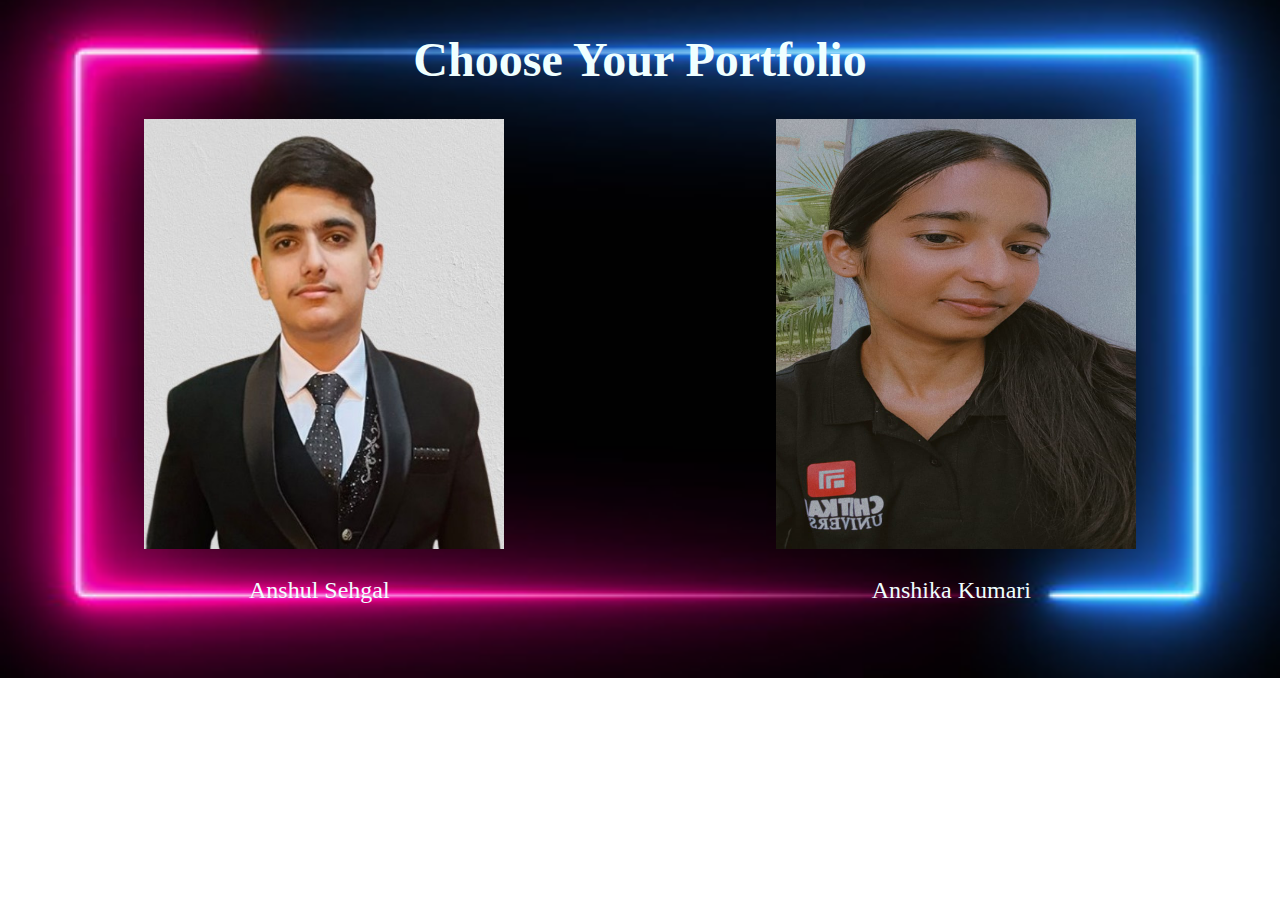
<file: Home.html>
<!DOCTYPE html>
<html lang="en">

<head>
    <meta charset="UTF-8">
    <meta name="viewport" content="width=device-width, initial-scale=1.0">
    <title>Home</title>
</head>
<style>
    .pic {
        display: flex;
        flex-wrap: wrap;
        justify-content: space-around;
        box-sizing: border-box;

    }

    .pic img {
        width: 360px;
        height: 430px;
        margin: 0px;
    }

    .pic a:nth-child(1):hover {
        box-shadow: 0 0 80px #1f73d5;
    }

    .pic a:nth-child(2):hover {
        box-shadow: 0 0 80px #be23ac;
    }

    h1 {
        text-align: center;
        font-size: xxx-large;
    }
    .name{
        color: azure;
        display:flex;
        font-size:x-large;
        justify-content: space-around;
    }
    body{
        background-image: url(Home-background2.jpg);
        background-repeat: no-repeat;
        background-position: center;
        background-size: cover;
    }
    h1{
        color: azure;
    }
</style>
<main>

    <body>
        <h1>Choose Your Portfolio</h1>
        <div style="margin-top: 27px;">
            <div class="pic">
                <a href="Portfolio-Anshul.html" target="_blank"><img src="Photo.jpg" alt="Anshul"></a>
                <a href="Portfolio-Anshika.html" target="_blank"><img src="Anshika photo.jpg" alt="Anshika"></a>
            </div>
        </div>
        <div class="name">
            <p>Anshul Sehgal</p>
            <p>Anshika Kumari</p>
        </div>
    </body>
</main>

</html>
</file>
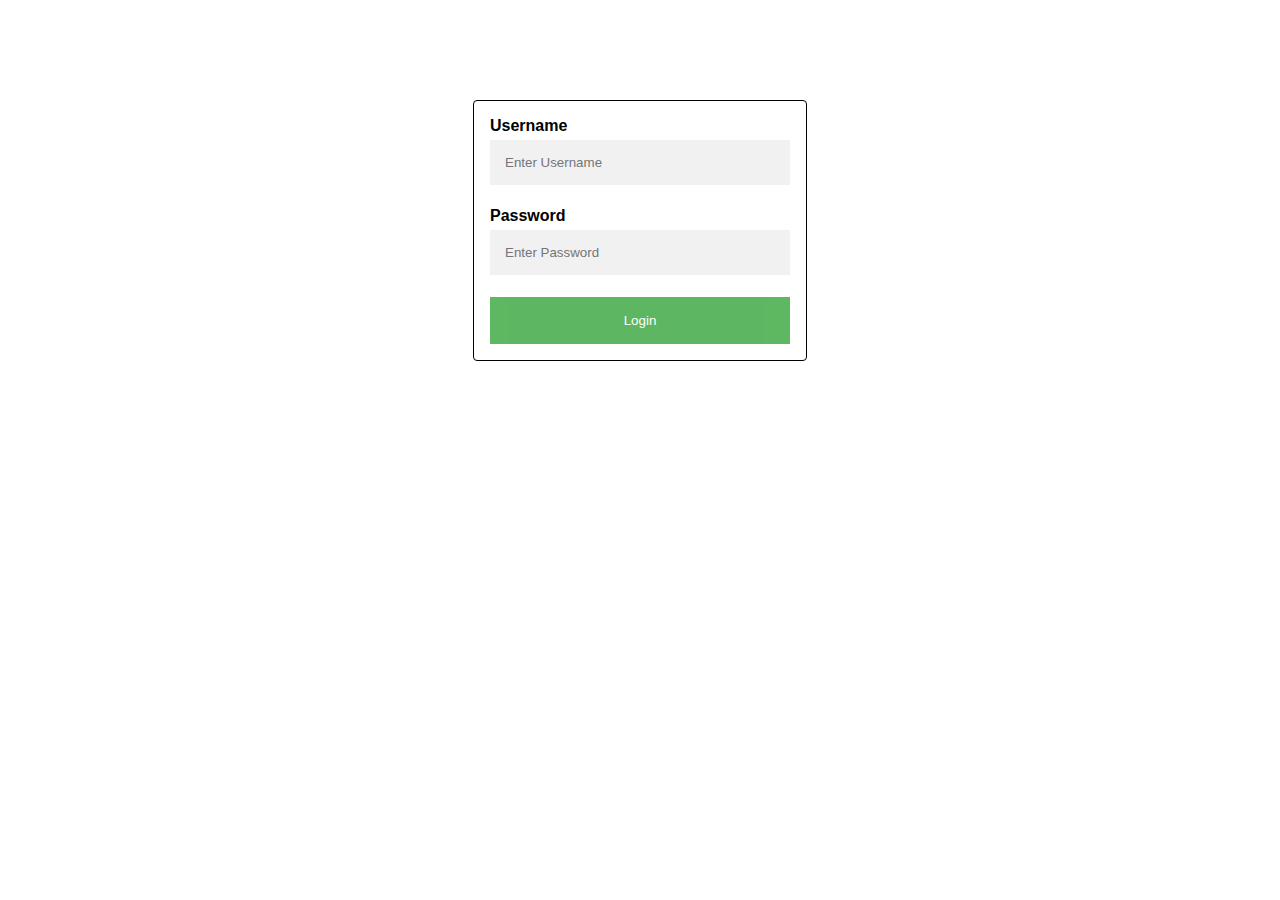
<file: Login.html>
<!DOCTYPE html>
<html lang="en">
    <head>
        <meta charset="UTF-8">
        <meta name="viewport" content="width=device-width, initial-scale=1.0">
        <title>Login</title>
    </head>
<style>
body {
    font-family: Arial, sans-serif;
}

.container {
    width: 300px;
    padding: 16px;
    background-color: white;
    margin: 0 auto;
    margin-top: 100px;
    border: 1px solid black;
    border-radius: 4px;
}

input[type=text], input[type=password] {
    width: -webkit-fill-available;
    padding: 15px;
    margin: 5px 0 22px 0;
    border: none;
    background: #f1f1f1;
}

input[type=text]:focus, input[type=password]:focus {
    background-color: #ddd;
    outline: none;
}

.btn {
    background-color: #4CAF50;
    color: white;
    padding: 16px 20px;
    border: none;
    cursor: pointer;
    width: 100%;
    opacity: 0.9;
}

.btn:hover {
    opacity:1;
}
</style>
</head>
<body>

<div class="container">
    <label for="uname"><b>Username</b></label>
    <input type="text" placeholder="Enter Username" id="uname" required>

    <label for="psw"><b>Password</b></label>
    <input type="password" placeholder="Enter Password" id="psw" required>

    <button class="btn" onclick="login()">Login</button>
</div>

<script>
function login() {
    var uname = document.getElementById("uname").value;
    var psw = document.getElementById("psw").value;
    
    if (uname === "Admin" && psw === "portfolio") {
        alert("Login Successful");
        window.location.href = "Home.html";
    } else {
        alert("Incorrect Username or Password");
    }
}
</script>
</body>
</html>
</file>
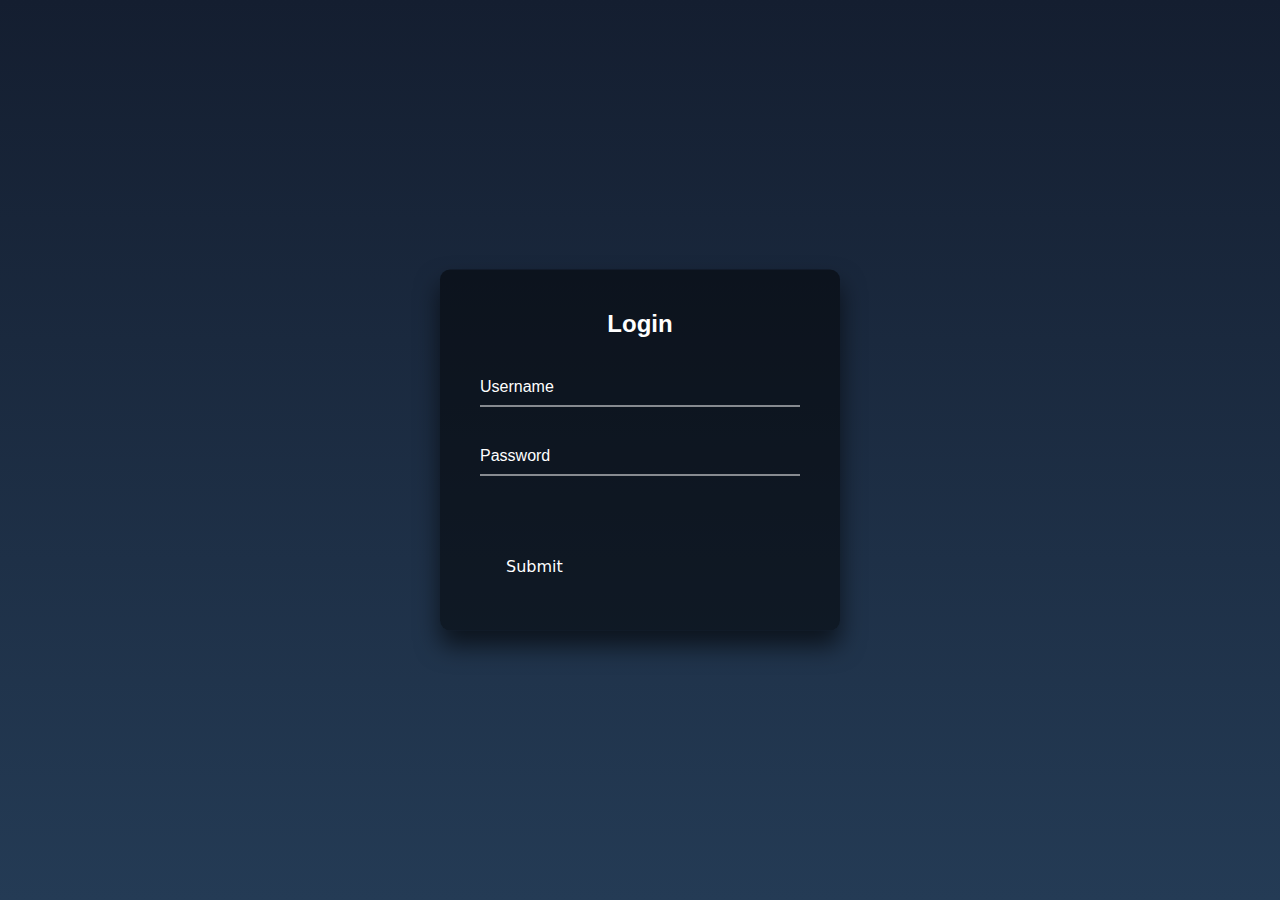
<file: Login2.html>
<!DOCTYPE html>
<html lang="en">

<head>
    <meta charset="UTF-8">
    <meta name="viewport" content="width=device-width, initial-scale=1.0">
    <title>Login</title>
</head>
<style>
    html {
        height: 100%;
    }

    body {
        margin: 0;
        padding: 0;
        font-family: sans-serif;
        background: linear-gradient(#141e30, #243b55);
    }

    .login-box {
        position: absolute;
        top: 50%;
        left: 50%;
        width: 400px;
        padding: 40px;
        transform: translate(-50%, -50%);
        background: rgba(0, 0, 0, .5);
        box-sizing: border-box;
        box-shadow: 0 15px 25px rgba(0, 0, 0, .6);
        border-radius: 10px;
    }

    .login-box h2 {
        margin: 0 0 30px;
        padding: 0;
        color: #fff;
        text-align: center;
    }

    .login-box .user-box {
        position: relative;
    }

    .login-box .user-box input {
        width: 100%;
        padding: 10px 0;
        font-size: 16px;
        color: #fff;
        margin-bottom: 30px;
        border: none;
        border-bottom: 1px solid #fff;
        outline: none;
        background: transparent;
    }

    .login-box .user-box label {
        position: absolute;
        top: 0;
        left: 0;
        padding: 10px 0;
        font-size: 16px;
        color: #fff;
        pointer-events: none;
        transition: .5s;
    }

    .login-box .user-box input:focus~label,
    .login-box .user-box input:valid~label {
        top: -20px;
        left: 0;
        color: #03e9f4;
        font-size: 12px;
    }

    .login-box form a {
        position: relative;
        display: inline-block;
        padding: 10px 20px;
        color: #03e9f4;
        font-size: 16px;
        text-decoration: none;
        text-transform: uppercase;
        overflow: hidden;
        transition: .5s;
        margin-top: 40px;
        letter-spacing: 4px
    }

    .login-box a:hover {
        background: #03e9f4;
        color: #fff;
        border-radius: 5px;
        box-shadow: 0 0 5px #03e9f4,
            0 0 25px #03e9f4,
            0 0 50px #03e9f4,
            0 0 100px #03e9f4;
    }

    .login-box a span {
        position: absolute;
        display: block;
    }

    .login-box a span:nth-child(1) {
        top: 0;
        left: -100%;
        width: 100%;
        height: 2px;
        background: linear-gradient(90deg, transparent, #03e9f4);
        animation: btn-anim1 1s linear infinite;
    }

    @keyframes btn-anim1 {
        0% {
            left: -100%;
        }

        50%,
        100% {
            left: 100%;
        }
    }

    .login-box a span:nth-child(2) {
        top: -100%;
        right: 0;
        width: 2px;
        height: 100%;
        background: linear-gradient(180deg, transparent, #03e9f4);
        animation: btn-anim2 1s linear infinite;
        animation-delay: .25s
    }

    @keyframes btn-anim2 {
        0% {
            top: -100%;
        }

        50%,
        100% {
            top: 100%;
        }
    }

    .login-box a span:nth-child(3) {
        bottom: 0;
        right: -100%;
        width: 100%;
        height: 2px;
        background: linear-gradient(270deg, transparent, #03e9f4);
        animation: btn-anim3 1s linear infinite;
        animation-delay: .5s
    }

    @keyframes btn-anim3 {
        0% {
            right: -100%;
        }

        50%,
        100% {
            right: 100%;
        }
    }

    .login-box a span:nth-child(4) {
        bottom: -100%;
        left: 0;
        width: 2px;
        height: 100%;
        background: linear-gradient(360deg, transparent, #03e9f4);
        animation: btn-anim4 1s linear infinite;
        animation-delay: .75s
    }

    @keyframes btn-anim4 {
        0% {
            bottom: -100%;
        }

        50%,
        100% {
            bottom: 100%;
        }
    }

    #btn {
        background: inherit;
        border: none;
        color: white;
        font-family: system-ui;
        font-size: medium;
    }

    #btn:hover {
        cursor: inherit;
    }
</style>

<body>
    <div class="login-box">
        <h2>Login</h2>
        <form>
            <div class="user-box">
                <input id="uname" type="text" required="">
                <label for="uname">Username</label>
            </div>
            <div class="user-box">
                <input id="psw" type="password" required="">
                <label for="psw">Password</label>
            </div>
            <a href="Home.html">
                <span></span>
                <span></span>
                <span></span>
                <span></span>
                <button id="btn" onclick="login()">Submit</button>
            </a>
        </form>

    </div>
    <script>
        function login() {
            var uname = document.getElementById("uname").value;
            var psw = document.getElementById("psw").value;

            if (uname === "Admin" && psw === "portfolio") {
                window.location.href = "Home.html";
            } else {
                alert("Incorrect Username or Password");
            }
        }
    </script>
</body>

</html>
</file>
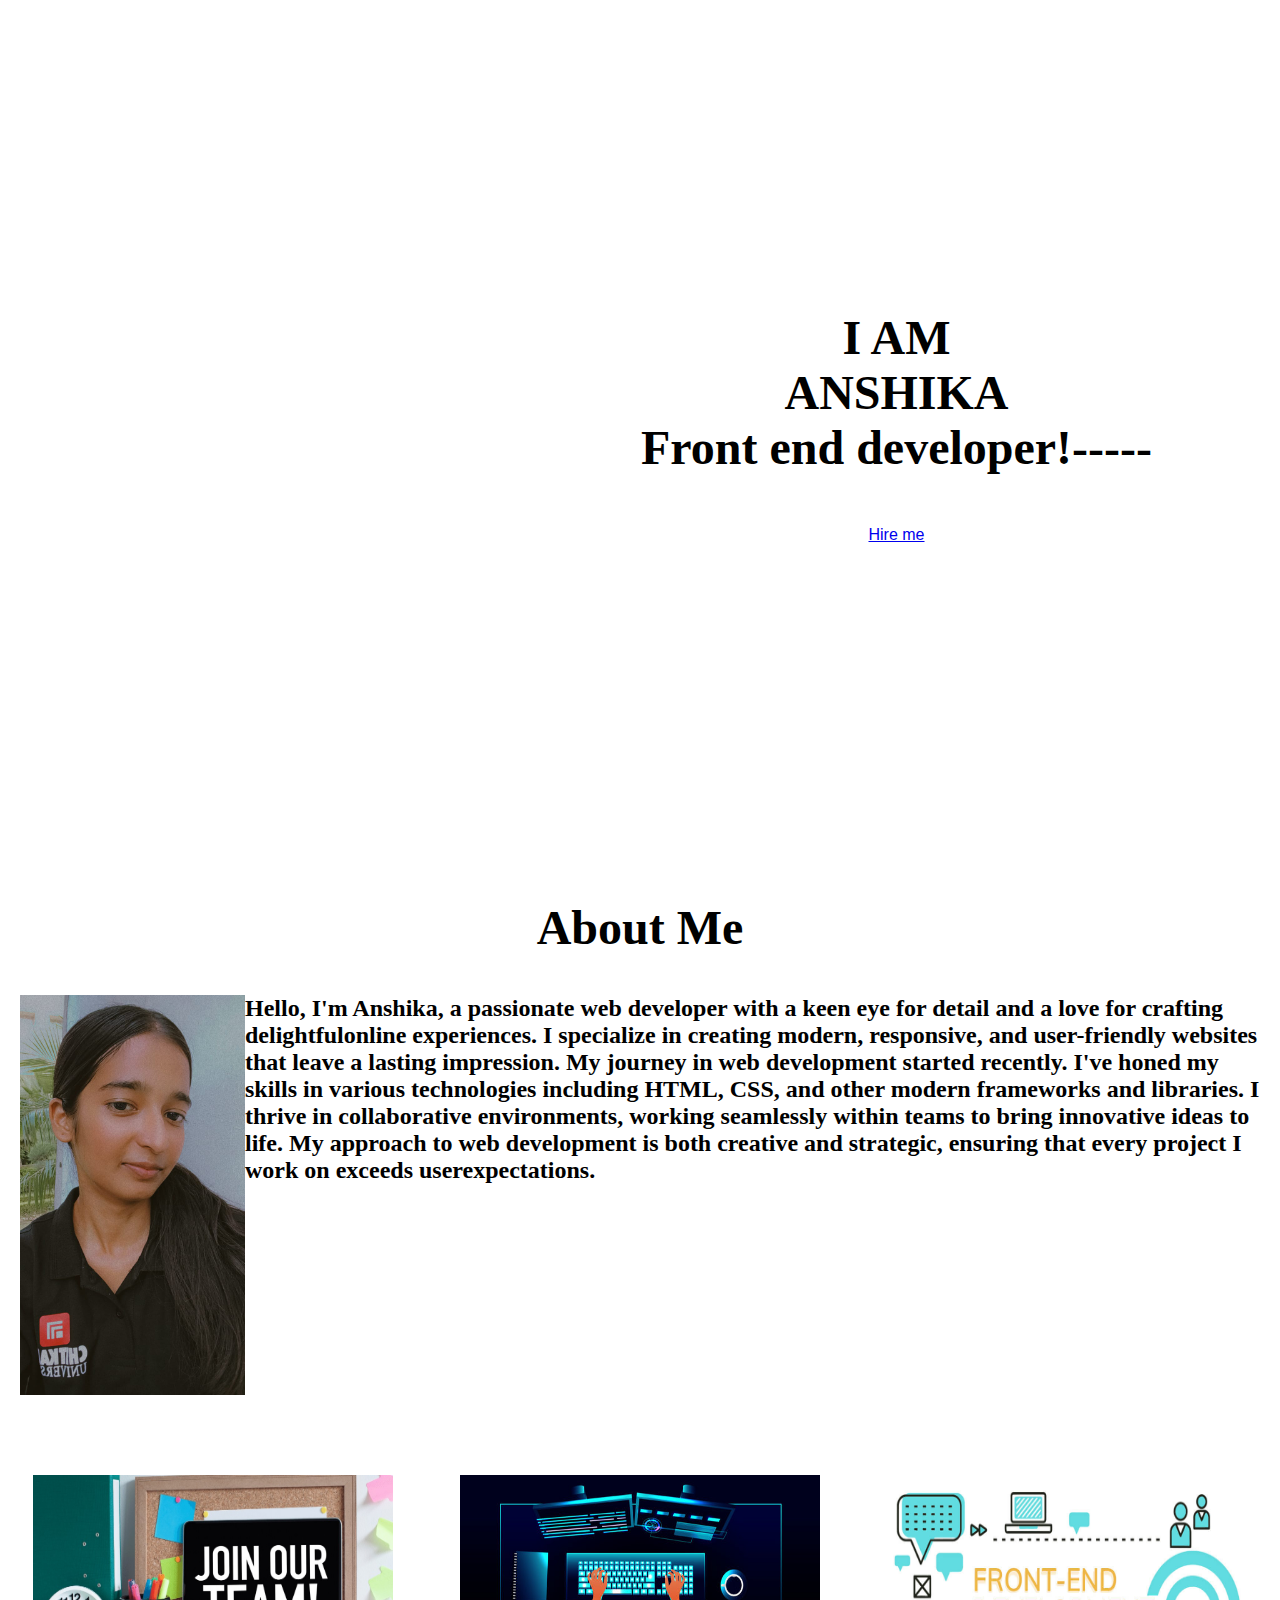
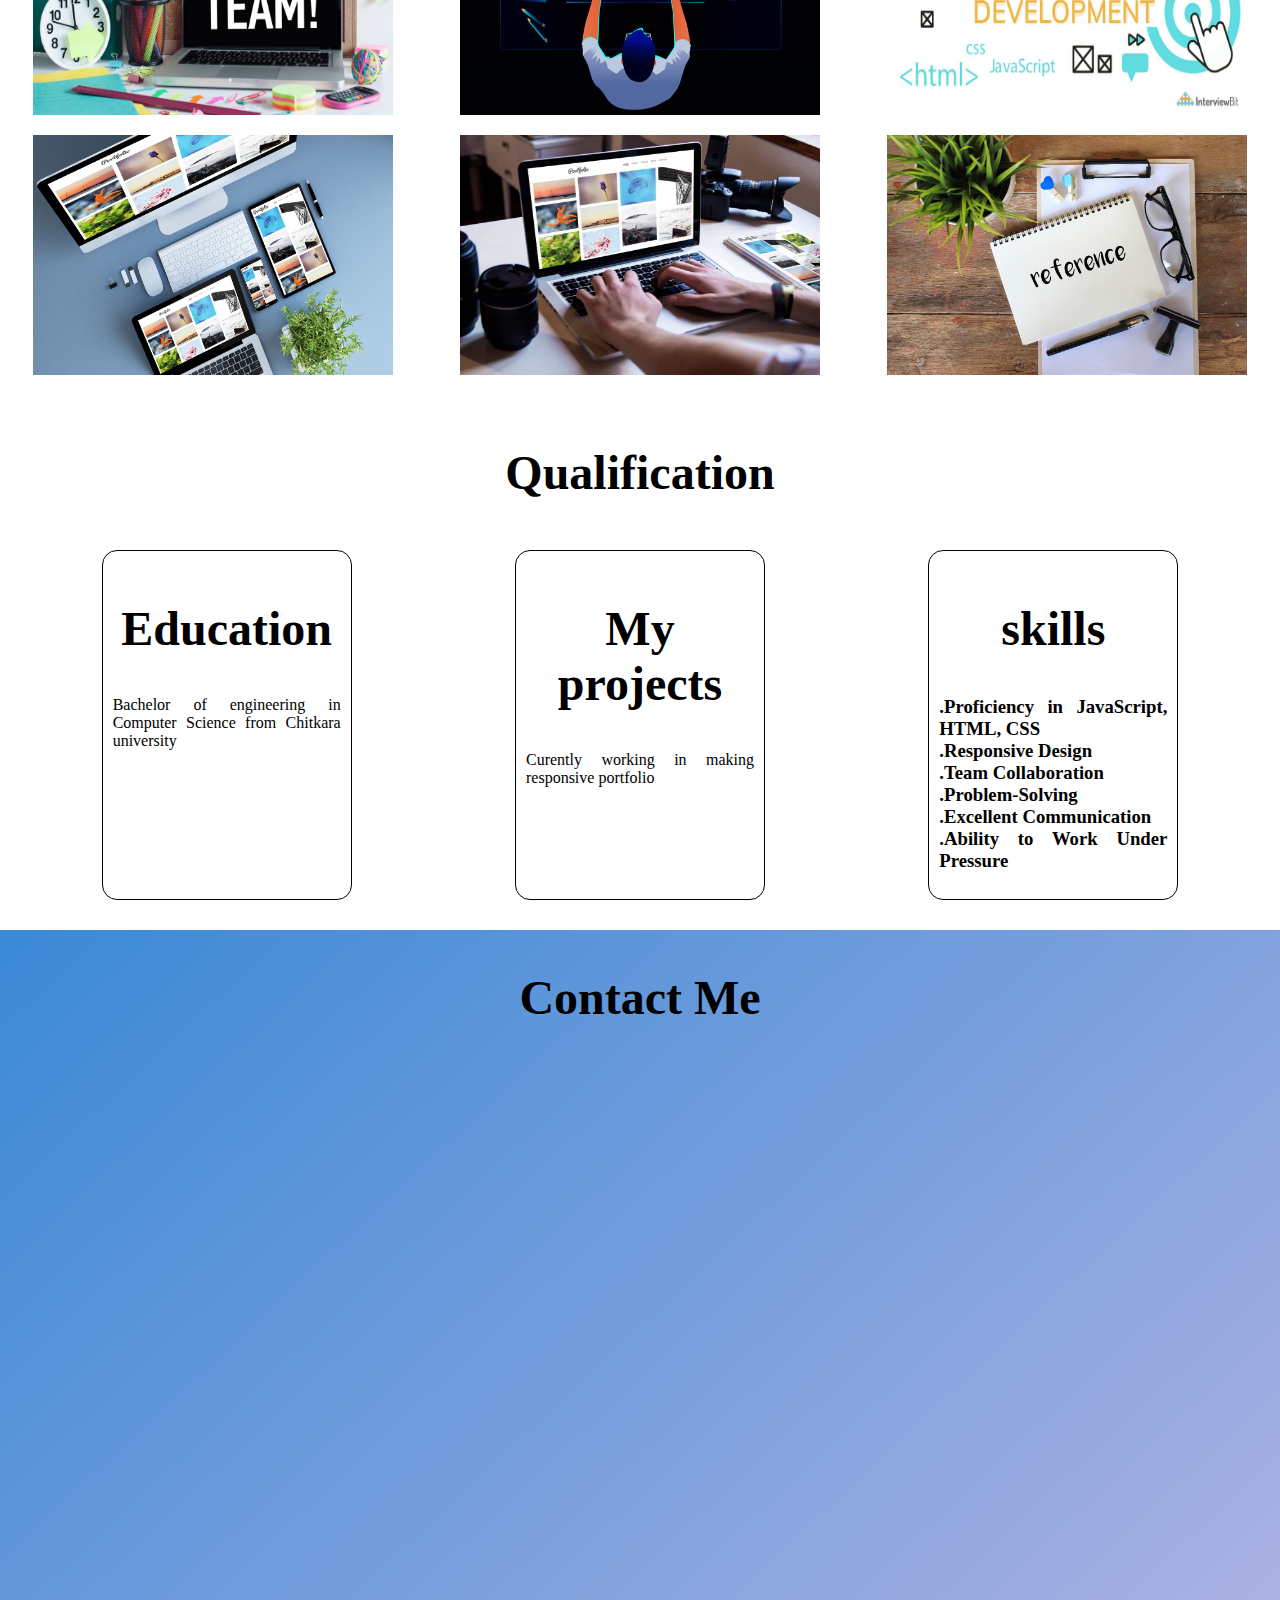
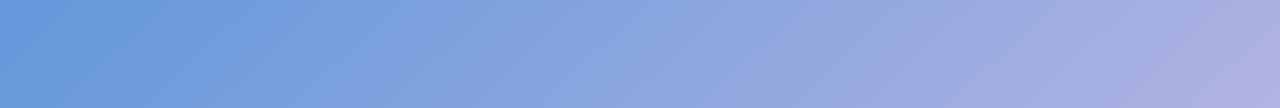
<file: Portfolio-Anshika.html>
<!DOCTYPE html>
<html lang="en">
<head>
    <meta charset="UTF-8">
    <meta name="viewport" content="width=device-width, initial-scale=1.0">
    <title>Anshika's Portfolio</title>
    <link rel="stylesheet" href="styleAnshika.css">
</head>
<body>
    </nav>                    
    <section id="home">
        <div class="main">
            <h1 class="headings">I  AM <br> ANSHIKA <br> Front end developer!-----</h1>
            <button class="btn"><a href="#contact">Hire me</a></button>
        </div>
    </section>
    <section id="about">
        <h1 class="headings">About Me</h1>
        <div id="pic">
            <img src="Anshika photo.jpg" alt="">
            <p>
              <h2> Hello, I'm Anshika, a passionate web developer with a keen eye for detail and a love for crafting delightfulonline experiences. I specialize in creating modern, responsive, and user-friendly websites that leave a lasting impression. My journey in web development started recently. I've honed my skills in various technologies including HTML, CSS, and other modern frameworks and libraries. I thrive in collaborative environments, working seamlessly within teams to bring innovative ideas to life. My approach to web development is both creative and strategic, ensuring that every project I work on exceeds userexpectations.</h2>
            </p>
            </div>
    </section>
    <section id="portfolio">
        <div class="gallery">
            <img src="Anshika project Pic1.jpg" alt="">
            <img src="Anshika project Pic2.jpg" alt="">
            <img src="Anshika project Pic3.jpg" alt="">
            <img src="Anshika project Pic4.jpg" alt="">
            <img src="Anshika project Pic5.jpg" alt="">
            <img src="Anshika project Pic6.jpg" alt="">
        </div>
        </section>
    
    <section id="skills">
        <h1 class="headings">Qualification</h1>
        <div class="row">
            <div class="box">
                <h1 class="headings">Education</h1>
                <p>Bachelor of engineering in Computer Science 
                    from  Chitkara university
                    </p>
            </div>      
        <div class="box">
            <h1 class="headings">My projects</h1>
            <p>Curently working in making responsive portfolio</p>
        </div>
        <div class="box">
            <h1 class="headings">skills</h1>
            <p>
                <h3>.Proficiency in JavaScript, HTML, CSS</h3>
               <h3>.Responsive Design</h3>
              <h3> .Team Collaboration</h3>
               <h3>.Problem-Solving</h3>
               <h3>.Excellent Communication</h3>
               <h3>.Ability to Work Under Pressure</h3>
            </p>
        </div>
    </section>
        <section id="contact">
            <h1 class="headings">Contact Me</h1>
            <iframe src="https://docs.google.com/forms/d/e/1FAIpQLScjVrZWu5YI2kiGuMMpxLUjz3TnIMueDFSiR_MptFOkyADbzw/viewform?embedded=true" width="640" height="643" frameborder="0" marginheight="0" marginwidth="0">Loading…</iframe>
          </section> 
</body>
</html>
</file>
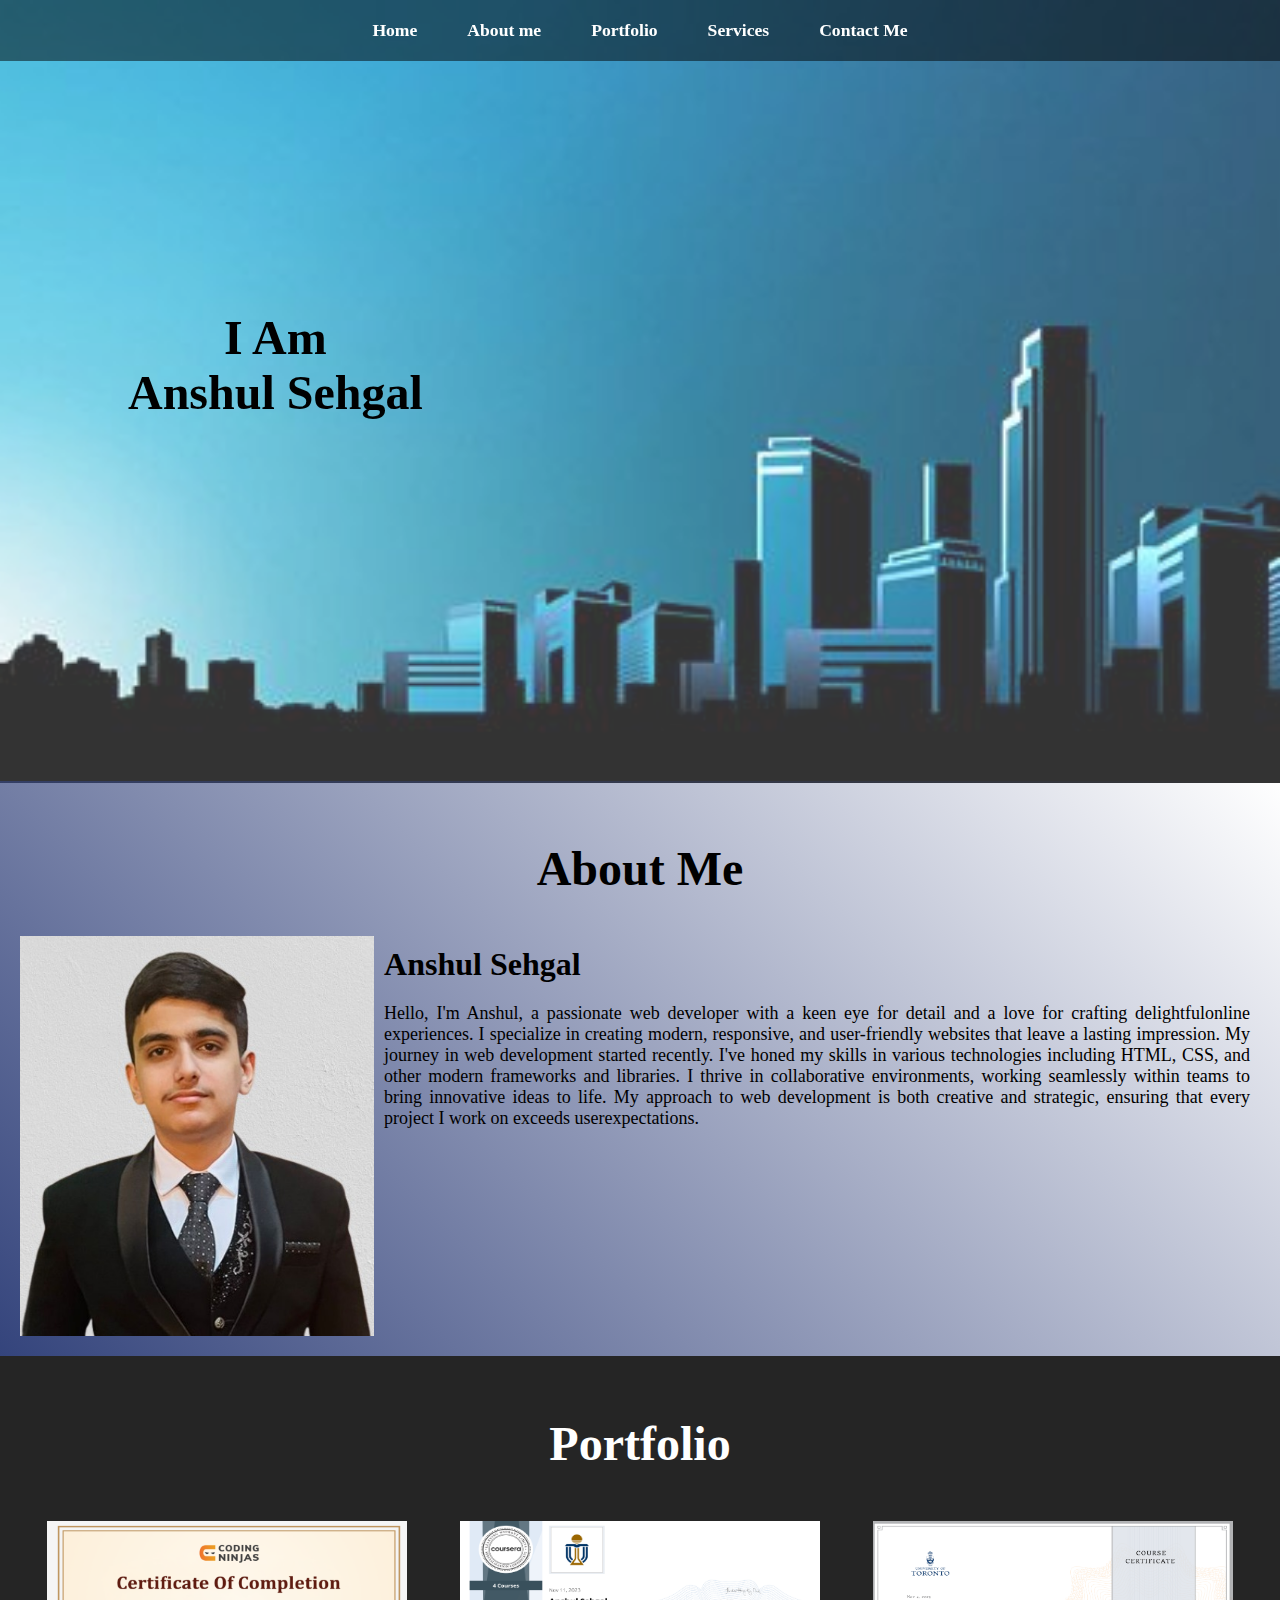
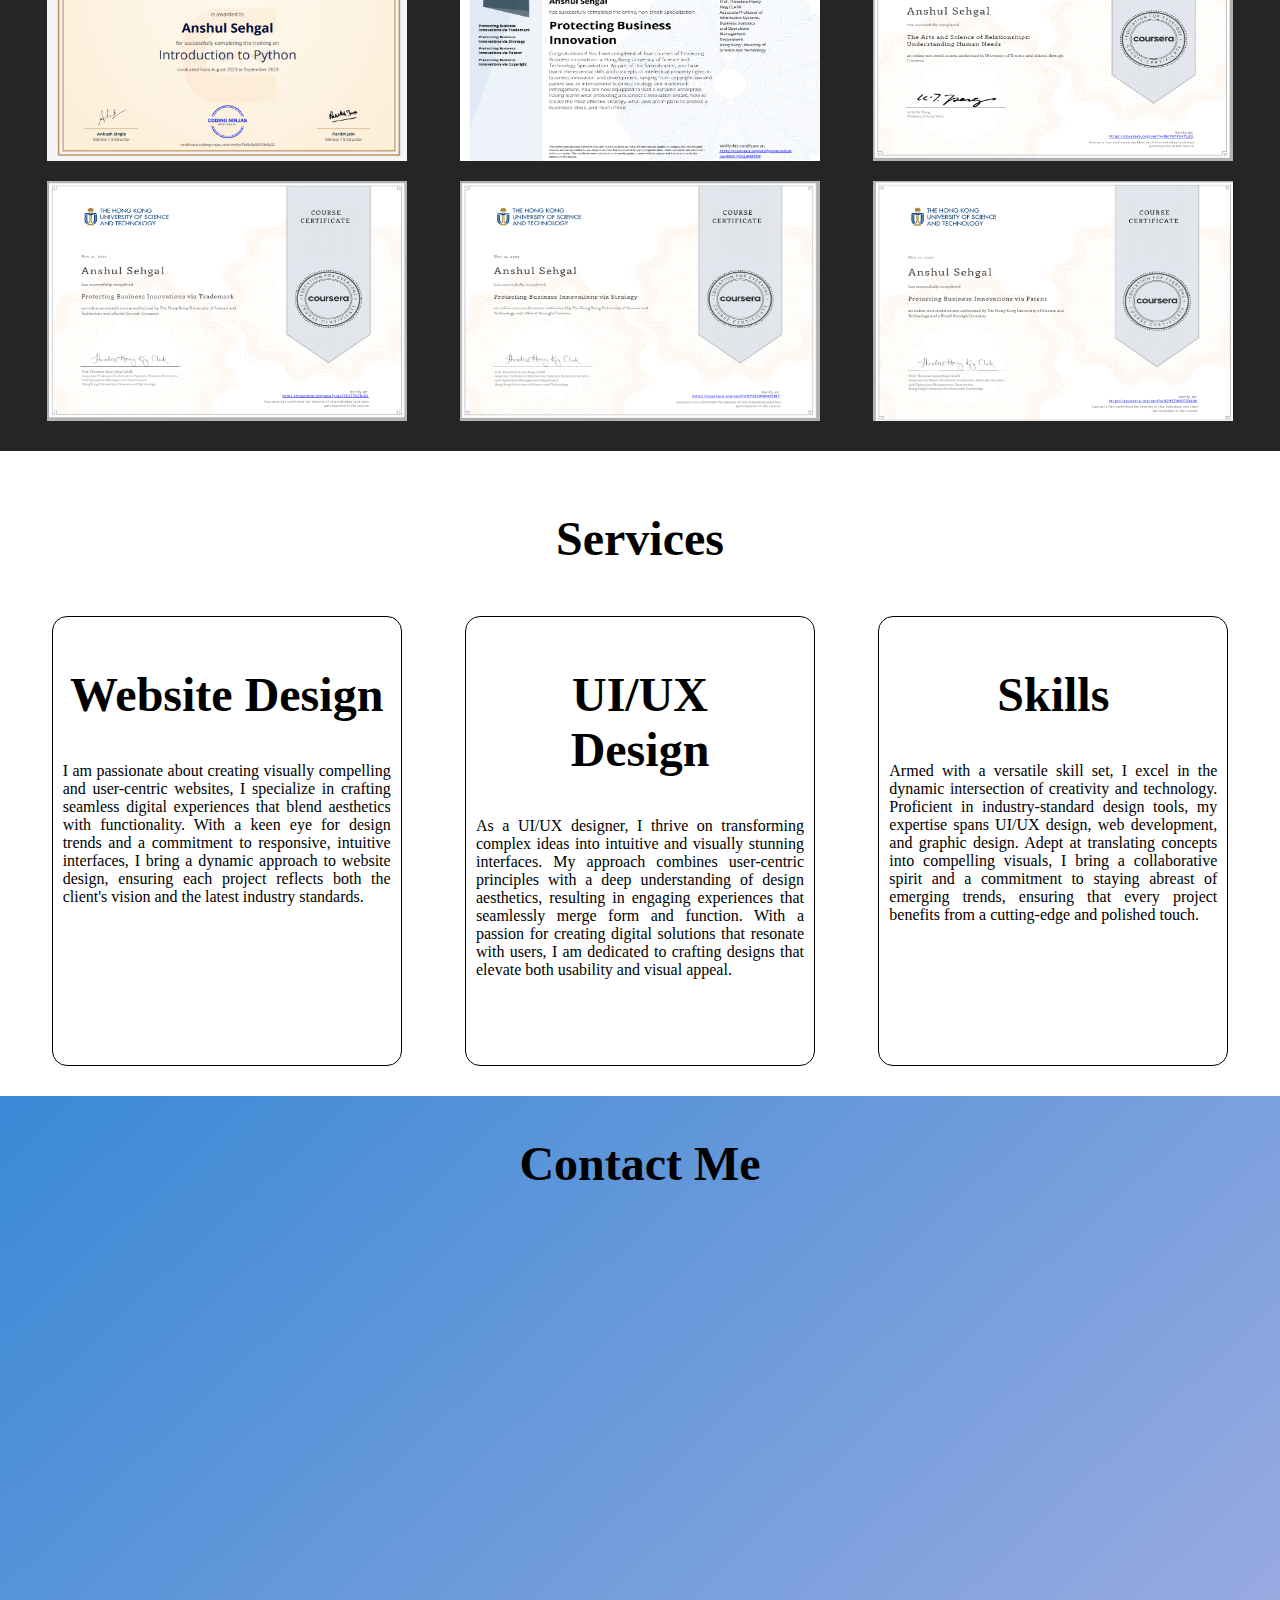
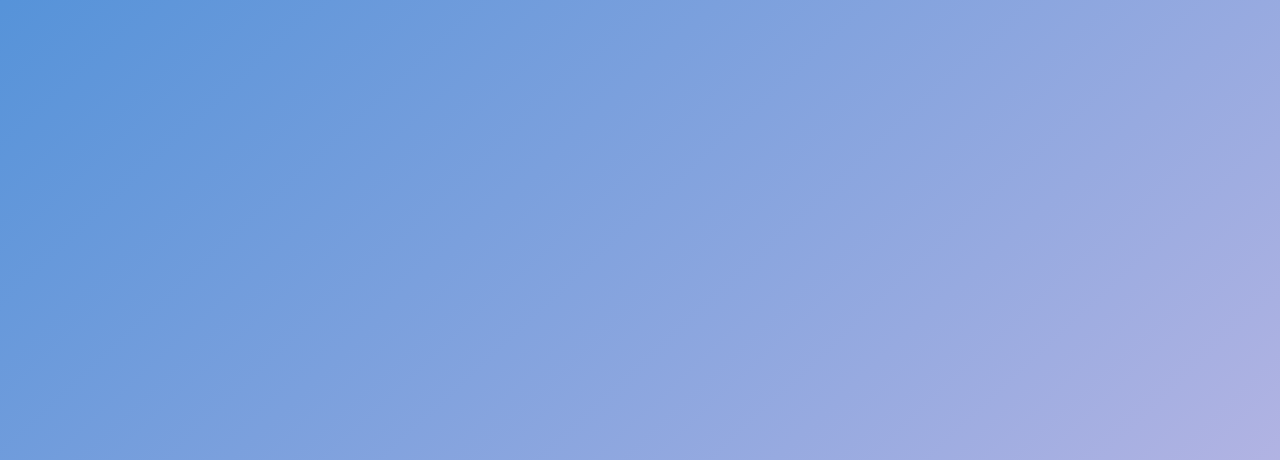
<file: Portfolio-Anshul.html>
<!DOCTYPE html>
<html lang="en">

<head>
    <meta charset="UTF-8">
    <meta name="viewport" content="width=device-width, initial-scale=1.0">
    <link rel="stylesheet" href="styleanshul.css">
    <link rel="stylesheet" media="screen and (max-width:800px)" href="tablet-anshul.css">
    <link rel="stylesheet" media="screen and (max-width:530px)" href="phone-anshul.css">
    <title>Anshul's Portfolio</title>
</head>
<body>
    <nav class="navbar">
        <ul>
            <li><a href="Home.html">Home</a></li>
            <li><a href="#about">About me</a></li>
            <li><a href="#portfolio">Portfolio</a></li>
            <li><a href="#services">Services</a></li>
            <li><a href="#contact">Contact Me</a></li>
        </ul>
    </nav>
    <section id="home">
        <div class="main">
            <h1 class="headings">I Am <br> Anshul Sehgal</h1>
            
        </div>
    </section>
    <section id="about">
        <h1 class="headings">About Me</h1>
        <div id="pic">
            <img src="Photo.jpg" alt="Anshul">
            <div id="intro">
                <h2>Anshul Sehgal</h2>
                <p style="font-size: large;">Hello, I'm Anshul, a passionate web developer with a keen eye for detail
                    and a love for crafting
                    delightfulonline experiences. I specialize in creating modern, responsive, and user-friendly
                    websites that leave a lasting impression. My journey in web development started recently. I've honed
                    my skills in various technologies including HTML, CSS, and other modern frameworks and libraries. I
                    thrive in collaborative environments, working seamlessly within teams to bring innovative ideas to
                    life. My approach to web development is both creative and strategic, ensuring that every project I
                    work on exceeds userexpectations.</p>
            </div>
        </div>
    </section>
    <section id="portfolio">
        <h1 class="headings">Portfolio</h1>
        <div class="gallery">
            <img src="Coding-NinjaAnshul.png" alt="Certificate">
            <img src="IprLawsAnshul1.png" alt="Certificate">
            <img src="IprLawsAnshul2.png" alt="Certificate">
            <img src="IprLawsAnshul3.png" alt="Certificate">
            <img src="IprLawsAnshul4.png" alt="Certificate">
            <img src="IprLawsAnshul5.png" alt="Certificate">
        </div>
    </section>
    <section id="services">
        <h1 class="headings">Services</h1>
        <div class="row">
            <div class="box">
                <h1 class="headings">Website Design</h1>
                <p>I am passionate about creating visually compelling and user-centric websites, I specialize in
                    crafting seamless digital experiences that blend aesthetics with functionality. With a keen eye for
                    design trends and a commitment to responsive, intuitive interfaces, I bring a dynamic approach to
                    website design, ensuring each project reflects both the client's vision and the latest industry
                    standards.</p>
            </div>
            <div class="box">
                <h1 class="headings">UI/UX <br>Design</h1>
                <p>As a UI/UX designer, I thrive on transforming complex ideas into intuitive and visually stunning
                    interfaces. My approach combines user-centric principles with a deep understanding of design
                    aesthetics, resulting in engaging experiences that seamlessly merge form and function. With a
                    passion for creating digital solutions that resonate with users, I am dedicated to crafting designs
                    that elevate both usability and visual appeal.</p>
            </div>
            <div class="box">
                <h1 class="headings">Skills</h1>
                <p>Armed with a versatile skill set, I excel in the dynamic intersection of creativity and technology.
                    Proficient in industry-standard design tools, my expertise spans UI/UX design, web development, and
                    graphic design. Adept at translating concepts into compelling visuals, I bring a collaborative
                    spirit and a commitment to staying abreast of emerging trends, ensuring that every project benefits
                    from a cutting-edge and polished touch.</p>
            </div>
        </div>
    </section>
    <section id="contact">
        <h1 class="headings">Contact Me</h1>
        <iframe src="https://docs.google.com/forms/d/e/1FAIpQLSf5OaP6hHCk9yB6cAjrMS68BTBbS_-J1C-kbiOezyrBiynWdQ/viewform?embedded=true" width="900" height="829" frameborder="0" marginheight="0" marginwidth="0">Loading…</iframe>
      </section>
      
</body>

</html>
</file>
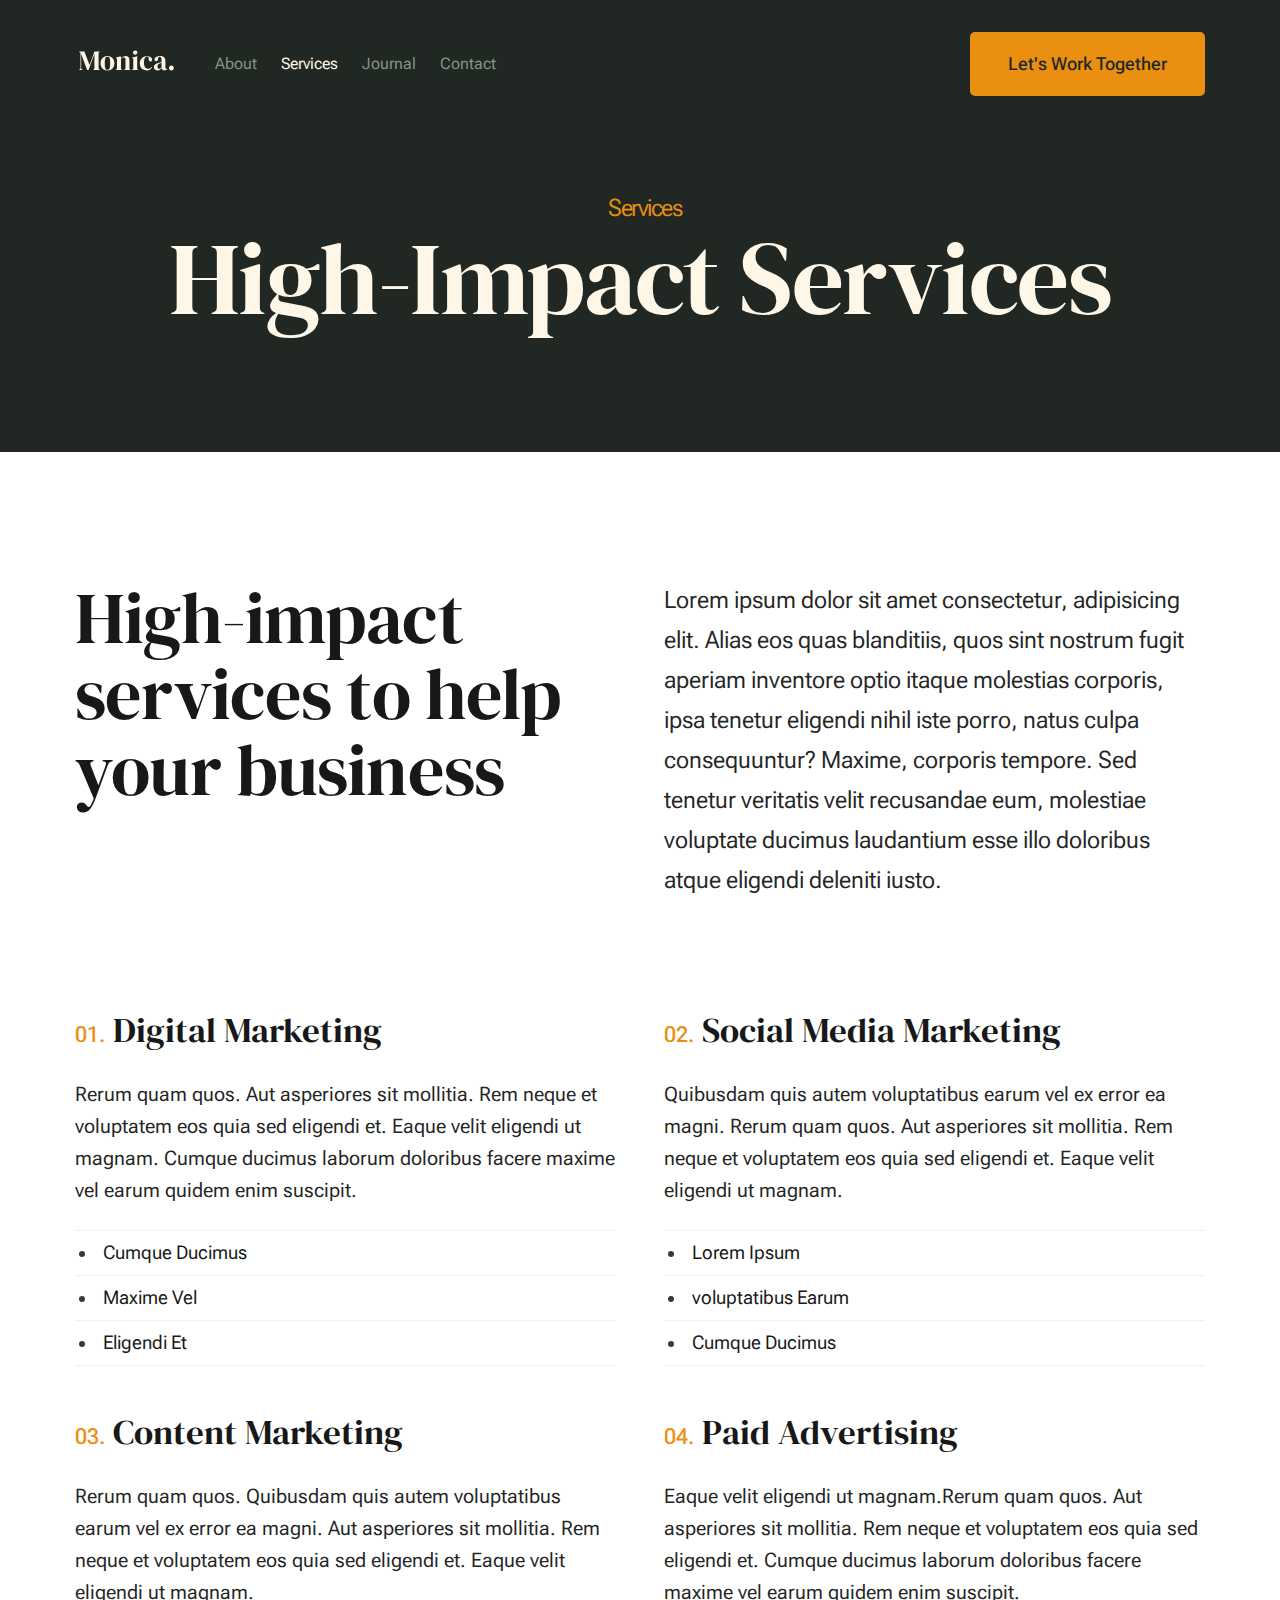
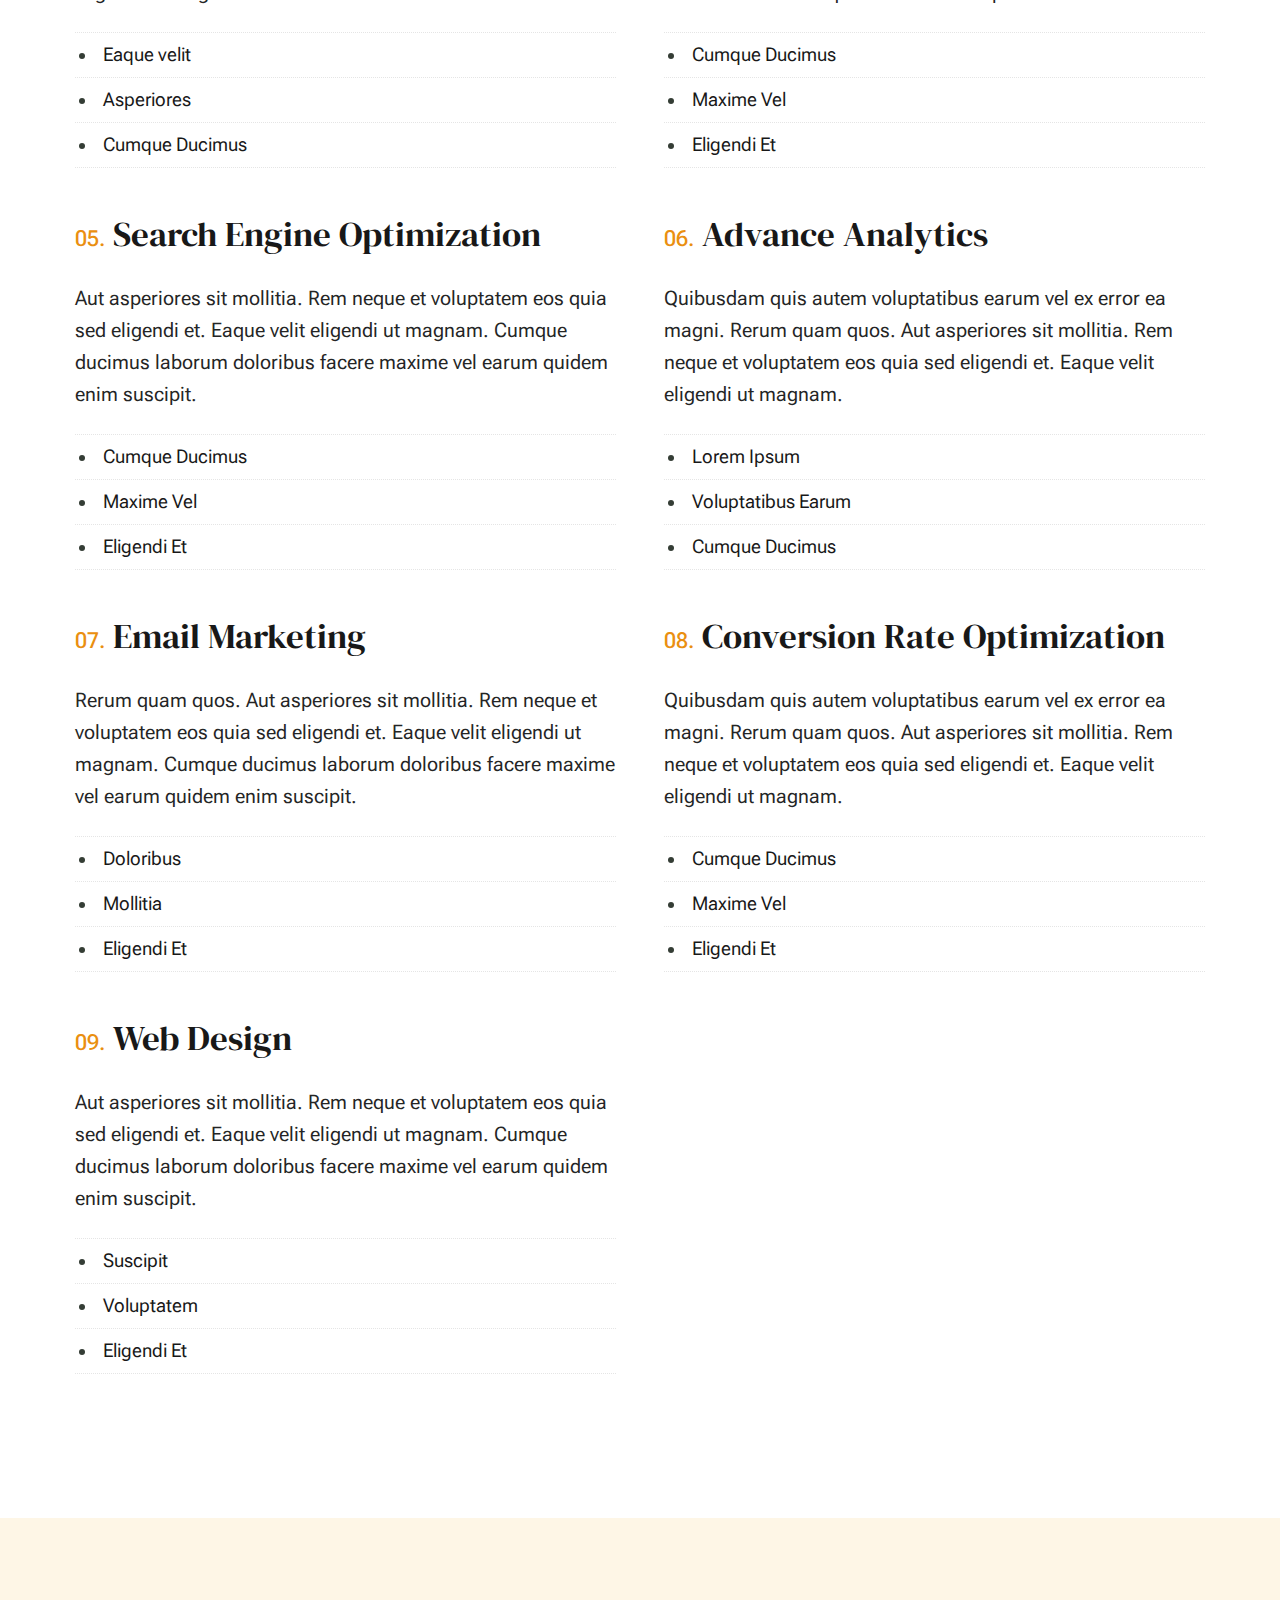
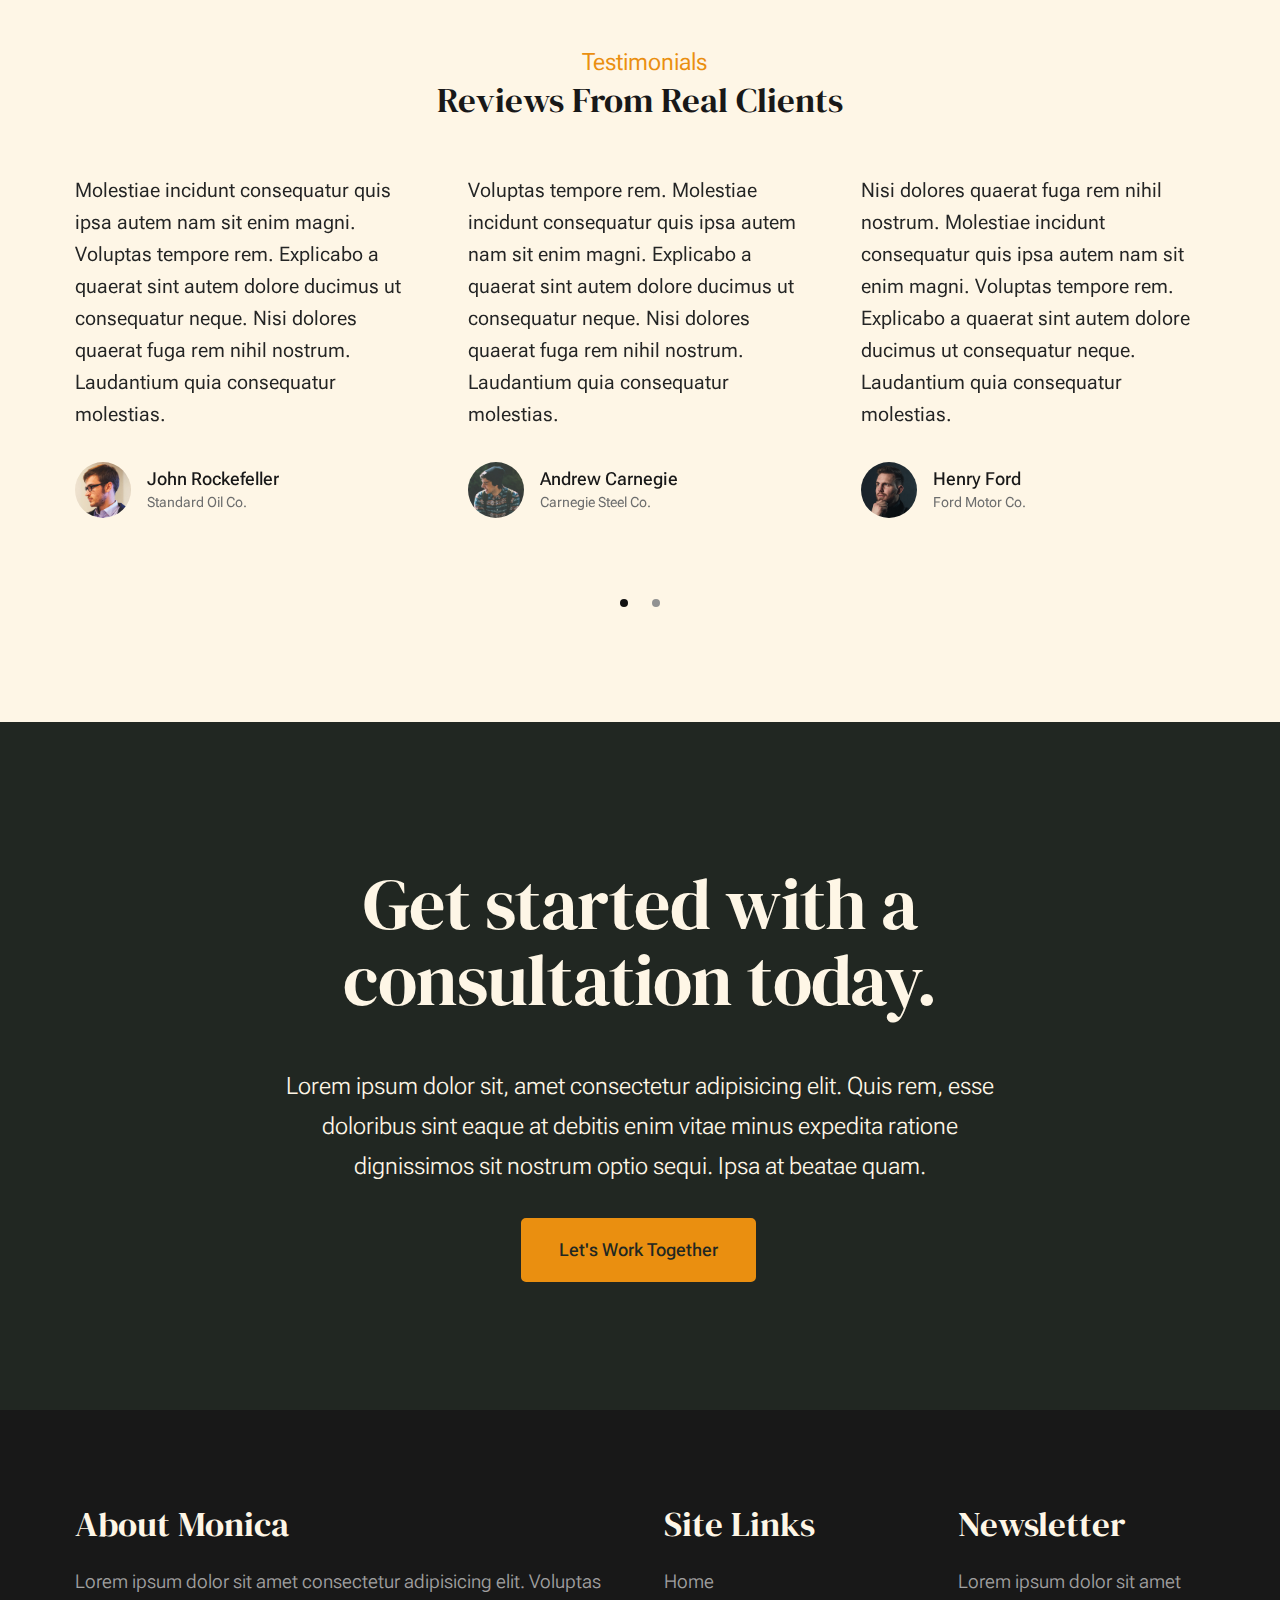
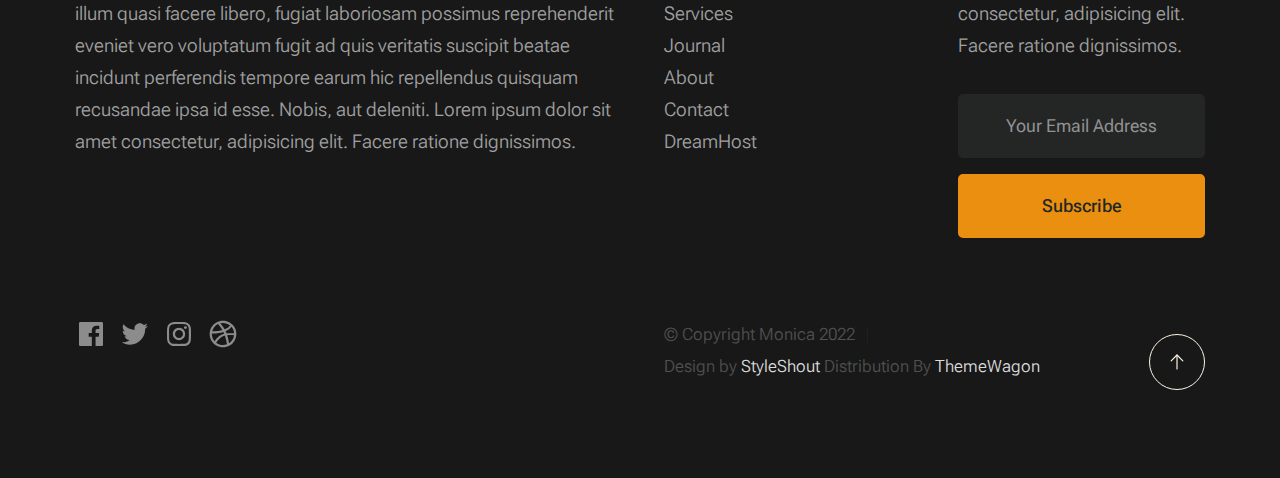
<file: services.html>
<!DOCTYPE html>
<html lang="en" class="no-js" >
<head>

    <!--- basic page needs
    ================================================== -->
    <meta charset="utf-8">
    <meta name="viewport" content="width=device-width, initial-scale=1">
    <title>Services - Monica</title>

    <script>
        document.documentElement.classList.remove('no-js');
        document.documentElement.classList.add('js');
    </script>

    <!-- CSS
    ================================================== -->
    <link rel="stylesheet" href="css/vendor.css">
    <link rel="stylesheet" href="css/styles.css">

    <!-- favicons
    ================================================== -->
    <link rel="apple-touch-icon" sizes="180x180" href="apple-touch-icon.png">
    <link rel="icon" type="image/png" sizes="32x32" href="favicon-32x32.png">
    <link rel="icon" type="image/png" sizes="16x16" href="favicon-16x16.png">
    <link rel="manifest" href="site.webmanifest">

</head>


<body id="top">


    <!-- preloader
    ================================================== -->
    <div id="preloader">
        <div id="loader" class="dots-fade">
            <div></div>
            <div></div>
            <div></div>
        </div>
    </div>


    <!-- page wrap
    ================================================== -->
    <div id="page" class="s-pagewrap">

        <!-- # site header 
        ================================================== -->
        <header class="s-header">

            <div class="row s-header__inner width-sixteen-col">

                <div class="s-header__block">
                    <div class="s-header__logo">
                        <a class="logo" href="index.html">
                            <img src="images/logo.svg" alt="Homepage">
                        </a>
                    </div>

                    <a class="s-header__menu-toggle" href="#0"><span>Menu</span></a>
                </div> <!-- end s-header__block -->

                <nav class="s-header__nav">
    
                    <ul class="s-header__menu-links">
                        <li><a href="about.html">About</a></li>
                        <li class="current"><a href="services.html">Services</a></li>
                        <li><a href="blog.html">Journal</a></li>
                        <li><a href="contact.html">Contact</a></li>
                    </ul> <!-- s-header__menu-links -->

                    <div class="s-header__contact">
                        <a href="contact.html" class="btn btn--primary s-header__contact-btn">Let's Work Together</a>                        
                    </div> <!-- s-header__contact -->
    
                </nav> <!-- end s-header__nav -->

            </div> <!-- end s-header__inner -->

        </header> <!-- end s-header -->

        <!-- # site main content
        ================================================== -->
        <section id="content" class="s-content">

               <section class="s-pageheader pageheader">
                    <div class="row">
                        <div class="column xl-12">
                            <h1 class="page-title">
                                <span class="page-title__small-type text-pretitle">Services</span>
                                High-Impact Services
                            </h1>
                            
                        </div>
                    </div>
               </section> <!-- pageheader -->  

               <section class="s-pagecontent pagecontent">

                    <div class="row pageintro">
                        <div class="column xl-6 lg-12">
                            <h2 class="text-display-title">High-impact services to help your business</h2>
                        </div>
                        <div class="column xl-6 lg-12 u-flexitem-x-right">
                            <p class="lead">
                            Lorem ipsum dolor sit amet consectetur, adipisicing elit. Alias eos quas blanditiis, quos sint nostrum fugit aperiam 
                            inventore optio itaque molestias corporis, ipsa tenetur eligendi nihil iste porro, natus culpa consequuntur? Maxime, 
                            corporis tempore. Sed tenetur veritatis velit recusandae eum, molestiae voluptate ducimus laudantium esse illo 
                            doloribus atque eligendi deleniti iusto. 
                            </p>
                        </div>                       
                    </div>  <!-- pageintro -->       

                    <div class="row">
                        <div class="column xl-12 grid-block">             
                            
                            <div class="grid-full grid-list-items list-items show-ctr">
                                
                                <div class="grid-list-items__item list-items__item">
                                    <div class="list-items__item-header">
                                        <h3 class="list-items__item-title">Digital Marketing</h3>
                                    </div>
                                    <div class="list-items__item-text">
                                        <p>
                                        Rerum quam quos. Aut asperiores 
                                        sit mollitia. Rem neque et voluptatem eos quia sed eligendi et. Eaque velit eligendi ut 
                                        magnam. Cumque ducimus laborum doloribus facere maxime vel earum quidem enim suscipit.
                                        </p>

                                        <ul class="list-services">
                                            <li>Cumque Ducimus</li>
                                            <li>Maxime Vel</li>
                                            <li>Eligendi Et</li>
                                        </ul>
                                    </div>
                                </div> <!-- end list-items__item -->
                                <div class="grid-list-items__item list-items__item">
                                    <div class="list-items__item-header">
                                        <h3 class="list-items__item-title">Social Media Marketing</h3>
                                    </div>
                                    <div class="list-items__item-text">
                                        <p>
                                        Quibusdam quis autem voluptatibus earum vel ex error ea magni. Rerum quam quos. Aut asperiores 
                                        sit mollitia. Rem neque et voluptatem eos quia sed eligendi et. Eaque velit eligendi ut 
                                        magnam.
                                        </p>

                                        <ul class="list-services">
                                            <li>Lorem Ipsum</li>
                                            <li>voluptatibus Earum</li>
                                            <li>Cumque Ducimus</li>
                                        </ul>
                                    </div>
                                </div> <!-- end list-items__item -->
                                <div class="grid-list-items__item list-items__item">
                                    <div class="list-items__item-header">
                                        <h3 class="list-items__item-title">Content Marketing</h3>
                                    </div>
                                    <div class="list-items__item-text">
                                        <p>
                                        Rerum quam quos. Quibusdam quis autem voluptatibus earum vel ex error ea magni. Aut asperiores 
                                        sit mollitia. Rem neque et voluptatem eos quia sed eligendi et. Eaque velit eligendi ut 
                                        magnam.
                                        </p>

                                        <ul class="list-services">
                                            <li>Eaque velit</li>
                                            <li>Asperiores</li>
                                            <li>Cumque Ducimus</li>
                                        </ul>
                                    </div>
                                </div> <!-- end list-items__item -->
                                <div class="grid-list-items__item list-items__item">
                                    <div class="list-items__item-header">
                                        <h3 class="list-items__item-title">Paid Advertising</h3>
                                    </div>
                                    <div class="list-items__item-text">
                                        <p>
                                        Eaque velit eligendi ut magnam.Rerum quam quos. Aut asperiores 
                                        sit mollitia. Rem neque et voluptatem eos quia sed eligendi et. 
                                        Cumque ducimus laborum doloribus facere maxime vel earum quidem enim suscipit.
                                        </p>

                                        <ul class="list-services">
                                            <li>Cumque Ducimus</li>
                                            <li>Maxime Vel</li>
                                            <li>Eligendi Et</li>
                                        </ul>
                                    </div>
                                </div> <!-- end list-items__item -->
                                <div class="grid-list-items__item list-items__item">
                                    <div class="list-items__item-header">
                                        <h3 class="list-items__item-title">Search Engine Optimization</h3>
                                    </div>
                                    <div class="list-items__item-text">
                                        <p>
                                        Aut asperiores sit mollitia. Rem neque et voluptatem eos quia sed eligendi et. Eaque velit eligendi ut 
                                        magnam. Cumque ducimus laborum doloribus facere maxime vel earum quidem enim suscipit.
                                        </p>

                                        <ul class="list-services">
                                            <li>Cumque Ducimus</li>
                                            <li>Maxime Vel</li>
                                            <li>Eligendi Et</li>
                                        </ul>
                                    </div>
                                </div> <!-- end list-items__item -->
                                <div class="grid-list-items__item list-items__item">
                                    <div class="list-items__item-header">
                                        <h3 class="list-items__item-title">Advance Analytics</h3>
                                    </div>
                                    <div class="list-items__item-text">
                                        <p>
                                        Quibusdam quis autem voluptatibus earum vel ex error ea magni. Rerum quam quos. Aut asperiores 
                                        sit mollitia. Rem neque et voluptatem eos quia sed eligendi et. Eaque velit eligendi ut 
                                        magnam.
                                        </p>

                                        <ul class="list-services">
                                            <li>Lorem Ipsum</li>
                                            <li>Voluptatibus Earum</li>
                                            <li>Cumque Ducimus</li>
                                        </ul>
                                    </div>
                                </div> <!-- end list-items__item -->
                                <div class="grid-list-items__item list-items__item">
                                    <div class="list-items__item-header">
                                        <h3 class="list-items__item-title">Email Marketing</h3>
                                    </div>
                                    <div class="list-items__item-text">
                                        <p>
                                        Rerum quam quos. Aut asperiores 
                                        sit mollitia. Rem neque et voluptatem eos quia sed eligendi et. Eaque velit eligendi ut 
                                        magnam. Cumque ducimus laborum doloribus facere maxime vel earum quidem enim suscipit.
                                        </p>

                                        <ul class="list-services">
                                            <li>Doloribus</li>
                                            <li>Mollitia</li>
                                            <li>Eligendi Et</li>
                                        </ul>
                                    </div>
                                </div> <!-- end list-items__item -->
                                <div class="grid-list-items__item list-items__item">
                                    <div class="list-items__item-header">
                                        <h3 class="list-items__item-title">Conversion Rate Optimization</h3>
                                    </div>
                                    <div class="list-items__item-text">
                                        <p>
                                        Quibusdam quis autem voluptatibus earum vel ex error ea magni. Rerum quam quos. Aut asperiores 
                                        sit mollitia. Rem neque et voluptatem eos quia sed eligendi et. Eaque velit eligendi ut 
                                        magnam.
                                        </p>

                                        <ul class="list-services">
                                            <li>Cumque Ducimus</li>
                                            <li>Maxime Vel</li>
                                            <li>Eligendi Et</li>
                                        </ul>
                                    </div>
                                </div> <!-- end list-items__item -->
                                <div class="grid-list-items__item list-items__item">
                                    <div class="list-items__item-header">
                                        <h3 class="list-items__item-title">Web Design</h3>
                                    </div>
                                    <div class="list-items__item-text">
                                        <p>
                                        Aut asperiores sit mollitia. Rem neque et voluptatem eos quia sed eligendi et. Eaque velit eligendi ut 
                                        magnam. Cumque ducimus laborum doloribus facere maxime vel earum quidem enim suscipit.
                                        </p>

                                        <ul class="list-services">
                                            <li>Suscipit</li>
                                            <li>Voluptatem</li>
                                            <li>Eligendi Et</li>
                                        </ul>
                                    </div>
                                </div> <!-- end list-items__item -->
    
                            </div> <!-- grid-list-items -->
                           

                        </div> <!-- end grid-block-->
                    </div> <!-- end row -->

               </section> <!-- pagecontent -->

               <section class="s-testimonials">

                    <div class="s-testimonials__header row row-x-center text-center">
                        <div class="column xl-8 lg-12">
        
                            <p class="text-pretitle">
                            Testimonials
                            </p>
                            <h3>
                            Reviews From Real Clients
                            </h3>                        
        
                        </div>
                    </div> <!--end s-testimonials__header -->

                    <div class="row s-testimonials__content">
                        <div class="column xl-12 testimonials">

                            <div class="swiper-container testimonials__slider page-slider">

                                <div class="swiper-wrapper">
                                    <div class="testimonials__slide swiper-slide">
                                        <p>
                                        Molestiae incidunt consequatur quis ipsa autem nam sit enim magni. Voluptas tempore rem. 
                                        Explicabo a quaerat sint autem dolore ducimus ut consequatur neque. Nisi dolores quaerat fuga rem nihil nostrum.
                                        Laudantium quia consequatur molestias.
                                        </p>
                                        <div class="testimonials__author">
                                            <img src="images/avatars/user-01.jpg" alt="Author image" class="testimonials__avatar">
                                            <cite class="testimonials__cite">
                                                <strong>John Rockefeller</strong>
                                                <span>Standard Oil Co.</span>
                                            </cite>
                                        </div>
                                    </div>
                                    <div class="testimonials__slide swiper-slide">
                                        <p>
                                        Voluptas tempore rem. Molestiae incidunt consequatur quis ipsa autem nam sit enim magni. 
                                        Explicabo a quaerat sint autem dolore ducimus ut consequatur neque. Nisi dolores quaerat fuga rem nihil nostrum.
                                        Laudantium quia consequatur molestias.
                                        </p>
                                        <div class="testimonials__author">
                                            <img src="images/avatars/user-04.jpg" alt="Author image" class="testimonials__avatar">
                                            <cite class="testimonials__cite">
                                                <strong>Andrew Carnegie</strong>
                                                <span>Carnegie Steel Co.</span>
                                            </cite>
                                        </div>
                                    </div>
                                    <div class="testimonials__slide swiper-slide">
                                        <p>
                                        Nisi dolores quaerat fuga rem nihil nostrum. Molestiae incidunt consequatur quis ipsa autem nam sit enim magni. 
                                        Voluptas tempore rem. Explicabo a quaerat sint autem dolore ducimus ut consequatur neque. 
                                        Laudantium quia consequatur molestias.
                                        </p>
                                        <div class="testimonials__author">
                                            <img src="images/avatars/user-06.jpg" alt="Author image" class="testimonials__avatar">
                                            <cite class="testimonials__cite">
                                                <strong>Henry Ford</strong>
                                                <span>Ford Motor Co.</span>
                                            </cite>
                                        </div>
                                    </div>
                                    <div class="testimonials__slide swiper-slide">
                                        <p>
                                        Molestiae incidunt consequatur quis ipsa autem nam sit enim magni. Voluptas tempore rem. 
                                        Explicabo a quaerat sint autem dolore ducimus ut consequatur neque. Nisi dolores quaerat fuga rem nihil nostrum.
                                        Laudantium quia consequatur molestias.
                                        </p>
                                        <div class="testimonials__author">
                                            <img src="images/avatars/user-02.jpg" alt="Author image" class="testimonials__avatar">
                                            <cite class="testimonials__cite">
                                                <strong>John Morgan</strong>
                                                <span>JP Morgan & Co.</span>
                                            </cite>
                                        </div>
                                    </div> 
                                </div> <!-- end swiper-wrapper --> 

                                <div class="swiper-pagination"></div>

                            </div> <!--end testimonials__slider --> 

                        </div> <!-- testimonials -->
                    </div> <!--end s-testimonials__content -->

               </section> <!-- end s-testimonials -->

        </section> <!-- s-content-->

        <!-- # cta
        ================================================== -->
        <section id="cta" class="s-cta">

            <div class="row row-x-center text-center">
                <div class="column xl-8 lg-12">

                    <div class="s-cta__content">
                        <h2 class="text-display-title">
                        Get started with a consultation today.
                        </h2>
                        <p class="lead">
                        Lorem ipsum dolor sit, amet consectetur adipisicing elit. Quis rem, esse doloribus sint eaque at debitis enim vitae minus expedita ratione dignissimos sit nostrum optio sequi. Ipsa at beatae quam.
                        </p>
                        <a href="contact.html" class="btn btn--primary">Let's Work Together</a>
                    </div>

                </div>
            </div>

        </section> <!-- end s-cta -->


        <!-- # footer 
        ================================================== -->
        <footer class="s-footer">
            <div class="row s-footer__content">
                <div class="column xl-6 lg-6 md-12 s-footer__block s-footer__about">                    
                    <h3>About Monica</h3>
                    <p>
                    Lorem ipsum dolor sit amet consectetur adipisicing elit. Voluptas illum quasi facere libero, 
                    fugiat laboriosam possimus reprehenderit eveniet vero voluptatum fugit ad quis veritatis suscipit beatae 
                    incidunt perferendis tempore earum hic repellendus quisquam recusandae ipsa id esse. Nobis, aut deleniti.
                    Lorem ipsum dolor sit amet consectetur, adipisicing elit. Facere ratione dignissimos.
                    </p>               
                </div>                
                <div class="column xl-3 lg-6 md-12 s-footer__block s-footer__site-links">
                    <h3>Site Links</h3>
                    <ul class="link-list">
                        <li><a href="index.html">Home</a></li>
                        <li><a href="services.html">Services</a></li>
                        <li><a href="blog.html">Journal</a></li>
                        <li><a href="about.html">About</a></li>
                        <li><a href="contact.html">Contact</a></li>
                        <li><a href="https://www.dreamhost.com/r.cgi?287326">DreamHost</a></li>
                    </ul>
                </div>
                <div class="column xl-3 lg-6 md-12 tab-12 s-footer__block s-footer__newsletter">
                    <h3>Newsletter</h3>

                    <p>
                    Lorem ipsum dolor sit amet consectetur, adipisicing elit. Facere ratione dignissimos.
                    </p>

                    <div class="subscribe-form">
                        <form id="mc-form" class="mc-form">
                            <input type="email" name="EMAIL" id="mce-EMAIL" class="u-fullwidth text-center" placeholder="Your Email Address" title="The domain portion of the email address is invalid (the portion after the @)." pattern="^([^\x00-\x20\x22\x28\x29\x2c\x2e\x3a-\x3c\x3e\x40\x5b-\x5d\x7f-\xff]+|\x22([^\x0d\x22\x5c\x80-\xff]|\x5c[\x00-\x7f])*\x22)(\x2e([^\x00-\x20\x22\x28\x29\x2c\x2e\x3a-\x3c\x3e\x40\x5b-\x5d\x7f-\xff]+|\x22([^\x0d\x22\x5c\x80-\xff]|\x5c[\x00-\x7f])*\x22))*\x40([^\x00-\x20\x22\x28\x29\x2c\x2e\x3a-\x3c\x3e\x40\x5b-\x5d\x7f-\xff]+|\x5b([^\x0d\x5b-\x5d\x80-\xff]|\x5c[\x00-\x7f])*\x5d)(\x2e([^\x00-\x20\x22\x28\x29\x2c\x2e\x3a-\x3c\x3e\x40\x5b-\x5d\x7f-\xff]+|\x5b([^\x0d\x5b-\x5d\x80-\xff]|\x5c[\x00-\x7f])*\x5d))*(\.\w{2,})+$" required>
                            <input type="submit" name="subscribe" value="Subscribe" class="btn btn--primary btn--small u-fullwidth">
                            <!-- <div style="position: absolute; left: -5000px;" aria-hidden="true"><input type="text" name="b_cdb7b577e41181934ed6a6a44_9a91cfe7b3" tabindex="-1" value=""></div> -->
                            <div class="mc-status"></div>
                        </form>
                    </div>
                </div>
            </div>    
            
            <div class="row s-footer__bottom">
                <div class="column xl-6 lg-12">
                    <ul class="s-footer__social social-list">
                        <li>
                            <a href="#0">
                                <svg xmlns="http://www.w3.org/2000/svg" width="24" height="24" viewBox="0 0 24 24" style="fill:rgba(0, 0, 0, 1);transform:;-ms-filter:"><path d="M20,3H4C3.447,3,3,3.448,3,4v16c0,0.552,0.447,1,1,1h8.615v-6.96h-2.338v-2.725h2.338v-2c0-2.325,1.42-3.592,3.5-3.592 c0.699-0.002,1.399,0.034,2.095,0.107v2.42h-1.435c-1.128,0-1.348,0.538-1.348,1.325v1.735h2.697l-0.35,2.725h-2.348V21H20 c0.553,0,1-0.448,1-1V4C21,3.448,20.553,3,20,3z"></path></svg>
                                <span class="u-screen-reader-text">Facebook</span>
                            </a>
                        </li>
                        <li>
                            <a href="#0">
                                <svg xmlns="http://www.w3.org/2000/svg" width="24" height="24" viewBox="0 0 24 24" style="fill:rgba(0, 0, 0, 1);transform:;-ms-filter:"><path d="M19.633,7.997c0.013,0.175,0.013,0.349,0.013,0.523c0,5.325-4.053,11.461-11.46,11.461c-2.282,0-4.402-0.661-6.186-1.809 c0.324,0.037,0.636,0.05,0.973,0.05c1.883,0,3.616-0.636,5.001-1.721c-1.771-0.037-3.255-1.197-3.767-2.793 c0.249,0.037,0.499,0.062,0.761,0.062c0.361,0,0.724-0.05,1.061-0.137c-1.847-0.374-3.23-1.995-3.23-3.953v-0.05 c0.537,0.299,1.16,0.486,1.82,0.511C3.534,9.419,2.823,8.184,2.823,6.787c0-0.748,0.199-1.434,0.548-2.032 c1.983,2.443,4.964,4.04,8.306,4.215c-0.062-0.3-0.1-0.611-0.1-0.923c0-2.22,1.796-4.028,4.028-4.028 c1.16,0,2.207,0.486,2.943,1.272c0.91-0.175,1.782-0.512,2.556-0.973c-0.299,0.935-0.936,1.721-1.771,2.22 c0.811-0.088,1.597-0.312,2.319-0.624C21.104,6.712,20.419,7.423,19.633,7.997z"></path></svg>
                                <span class="u-screen-reader-text">Twitter</span>
                            </a>
                        </li>
                        <li>
                            <a href="#0">
                                <svg xmlns="http://www.w3.org/2000/svg" width="24" height="24" viewBox="0 0 24 24" style="fill:rgba(0, 0, 0, 1);transform:;-ms-filter:"><path d="M11.999,7.377c-2.554,0-4.623,2.07-4.623,4.623c0,2.554,2.069,4.624,4.623,4.624c2.552,0,4.623-2.07,4.623-4.624 C16.622,9.447,14.551,7.377,11.999,7.377L11.999,7.377z M11.999,15.004c-1.659,0-3.004-1.345-3.004-3.003 c0-1.659,1.345-3.003,3.004-3.003s3.002,1.344,3.002,3.003C15.001,13.659,13.658,15.004,11.999,15.004L11.999,15.004z"></path><circle cx="16.806" cy="7.207" r="1.078"></circle><path d="M20.533,6.111c-0.469-1.209-1.424-2.165-2.633-2.632c-0.699-0.263-1.438-0.404-2.186-0.42 c-0.963-0.042-1.268-0.054-3.71-0.054s-2.755,0-3.71,0.054C7.548,3.074,6.809,3.215,6.11,3.479C4.9,3.946,3.945,4.902,3.477,6.111 c-0.263,0.7-0.404,1.438-0.419,2.186c-0.043,0.962-0.056,1.267-0.056,3.71c0,2.442,0,2.753,0.056,3.71 c0.015,0.748,0.156,1.486,0.419,2.187c0.469,1.208,1.424,2.164,2.634,2.632c0.696,0.272,1.435,0.426,2.185,0.45 c0.963,0.042,1.268,0.055,3.71,0.055s2.755,0,3.71-0.055c0.747-0.015,1.486-0.157,2.186-0.419c1.209-0.469,2.164-1.424,2.633-2.633 c0.263-0.7,0.404-1.438,0.419-2.186c0.043-0.962,0.056-1.267,0.056-3.71s0-2.753-0.056-3.71C20.941,7.57,20.801,6.819,20.533,6.111z M19.315,15.643c-0.007,0.576-0.111,1.147-0.311,1.688c-0.305,0.787-0.926,1.409-1.712,1.711c-0.535,0.199-1.099,0.303-1.67,0.311 c-0.95,0.044-1.218,0.055-3.654,0.055c-2.438,0-2.687,0-3.655-0.055c-0.569-0.007-1.135-0.112-1.669-0.311 c-0.789-0.301-1.414-0.923-1.719-1.711c-0.196-0.534-0.302-1.099-0.311-1.669c-0.043-0.95-0.053-1.218-0.053-3.654 c0-2.437,0-2.686,0.053-3.655c0.007-0.576,0.111-1.146,0.311-1.687c0.305-0.789,0.93-1.41,1.719-1.712 c0.534-0.198,1.1-0.303,1.669-0.311c0.951-0.043,1.218-0.055,3.655-0.055c2.437,0,2.687,0,3.654,0.055 c0.571,0.007,1.135,0.112,1.67,0.311c0.786,0.303,1.407,0.925,1.712,1.712c0.196,0.534,0.302,1.099,0.311,1.669 c0.043,0.951,0.054,1.218,0.054,3.655c0,2.436,0,2.698-0.043,3.654H19.315z"></path></svg>
                                <span class="u-screen-reader-text">Instagram</span>
                            </a>
                        </li>
                        <li>
                            <a href="#0">
                                <svg xmlns="http://www.w3.org/2000/svg" width="24" height="24" viewBox="0 0 24 24" style="fill: rgba(0, 0, 0, 1);transform: ;msFilter:;"><path d="M20.66 6.98a9.932 9.932 0 0 0-3.641-3.64C15.486 2.447 13.813 2 12 2s-3.486.447-5.02 1.34c-1.533.893-2.747 2.107-3.64 3.64S2 10.187 2 12s.446 3.487 1.34 5.02a9.924 9.924 0 0 0 3.641 3.64C8.514 21.553 10.187 22 12 22s3.486-.447 5.02-1.34a9.932 9.932 0 0 0 3.641-3.64C21.554 15.487 22 13.813 22 12s-.446-3.487-1.34-5.02zM12 3.66c2 0 3.772.64 5.32 1.919-.92 1.174-2.286 2.14-4.1 2.9-1.002-1.813-2.088-3.327-3.261-4.54A7.715 7.715 0 0 1 12 3.66zM5.51 6.8a8.116 8.116 0 0 1 2.711-2.22c1.212 1.201 2.325 2.7 3.34 4.5-2 .6-4.114.9-6.341.9-.573 0-1.006-.013-1.3-.04A8.549 8.549 0 0 1 5.51 6.8zM3.66 12c0-.054.003-.12.01-.2.007-.08.01-.146.01-.2.254.014.641.02 1.161.02 2.666 0 5.146-.367 7.439-1.1.187.373.381.793.58 1.26-1.32.293-2.674 1.006-4.061 2.14S6.4 16.247 5.76 17.5c-1.4-1.587-2.1-3.42-2.1-5.5zM12 20.34c-1.894 0-3.594-.587-5.101-1.759.601-1.187 1.524-2.322 2.771-3.401 1.246-1.08 2.483-1.753 3.71-2.02a29.441 29.441 0 0 1 1.56 6.62 8.166 8.166 0 0 1-2.94.56zm7.08-3.96a8.351 8.351 0 0 1-2.58 2.621c-.24-2.08-.7-4.107-1.379-6.081.932-.066 1.765-.1 2.5-.1.799 0 1.686.034 2.659.1a8.098 8.098 0 0 1-1.2 3.46zm-1.24-5c-1.16 0-2.233.047-3.22.14a27.053 27.053 0 0 0-.68-1.62c2.066-.906 3.532-2.006 4.399-3.3 1.2 1.414 1.854 3.027 1.96 4.84-.812-.04-1.632-.06-2.459-.06z"></path></svg>
                                <span class="u-screen-reader-text">Dribbble</span>
                            </a>
                        </li>
                    </ul> <!-- end s-footer__social -->
                </div>
                <div class="column xl-6 lg-12">
                    <p class="ss-copyright">
                        <span>© Copyright Monica 2022</span> 
                        <span>Design by <a href="https://www.styleshout.com/">StyleShout</a> Distribution By <a href="https://themewagon.com">ThemeWagon</a></span>
                    </p>
                </div>

                <div class="ss-go-top">
                    <a class="smoothscroll" title="Back to Top" href="#top">
                        <svg xmlns="http://www.w3.org/2000/svg" viewBox="0 0 24 24" width="36" height="36" fill="none" stroke="#ffffff" stroke-width="1" stroke-linecap="round" stroke-linejoin="round">&lt;!--!  Atomicons Free 1.00 by @atisalab License - https://atomicons.com/license/ (Icons: CC BY 4.0) Copyright 2021 Atomicons --&gt;<polyline points="17 11 12 6 7 11"></polyline><line x1="12" y1="18" x2="12" y2="6"></line></svg>
                    </a>
                </div> <!-- end ss-go-top -->
            </div>
            
        </footer> <!-- end s-footer -->

    </div> <!-- end page-wrap -->

    <!-- Java Script
    ================================================== -->
    <script src="js/plugins.js"></script>
    <script src="js/main.js"></script>

</body>
</html>
</file>
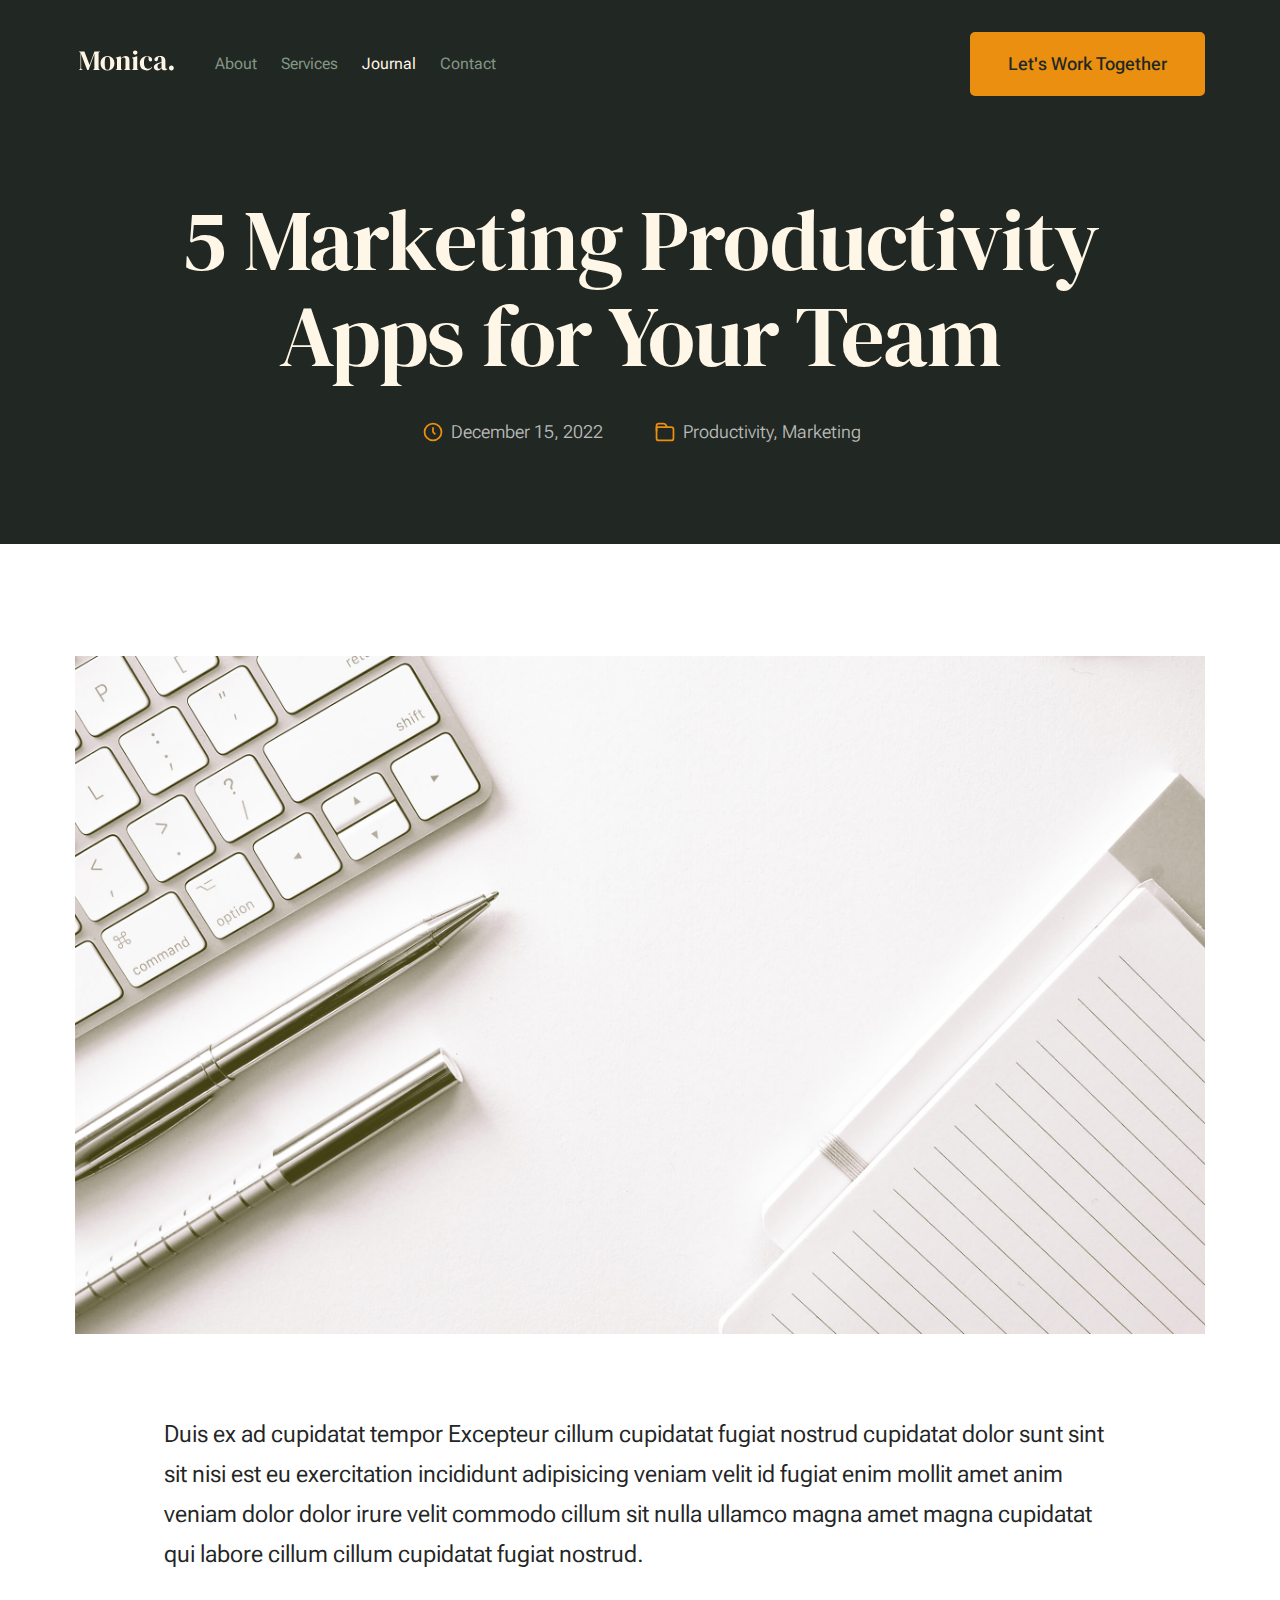
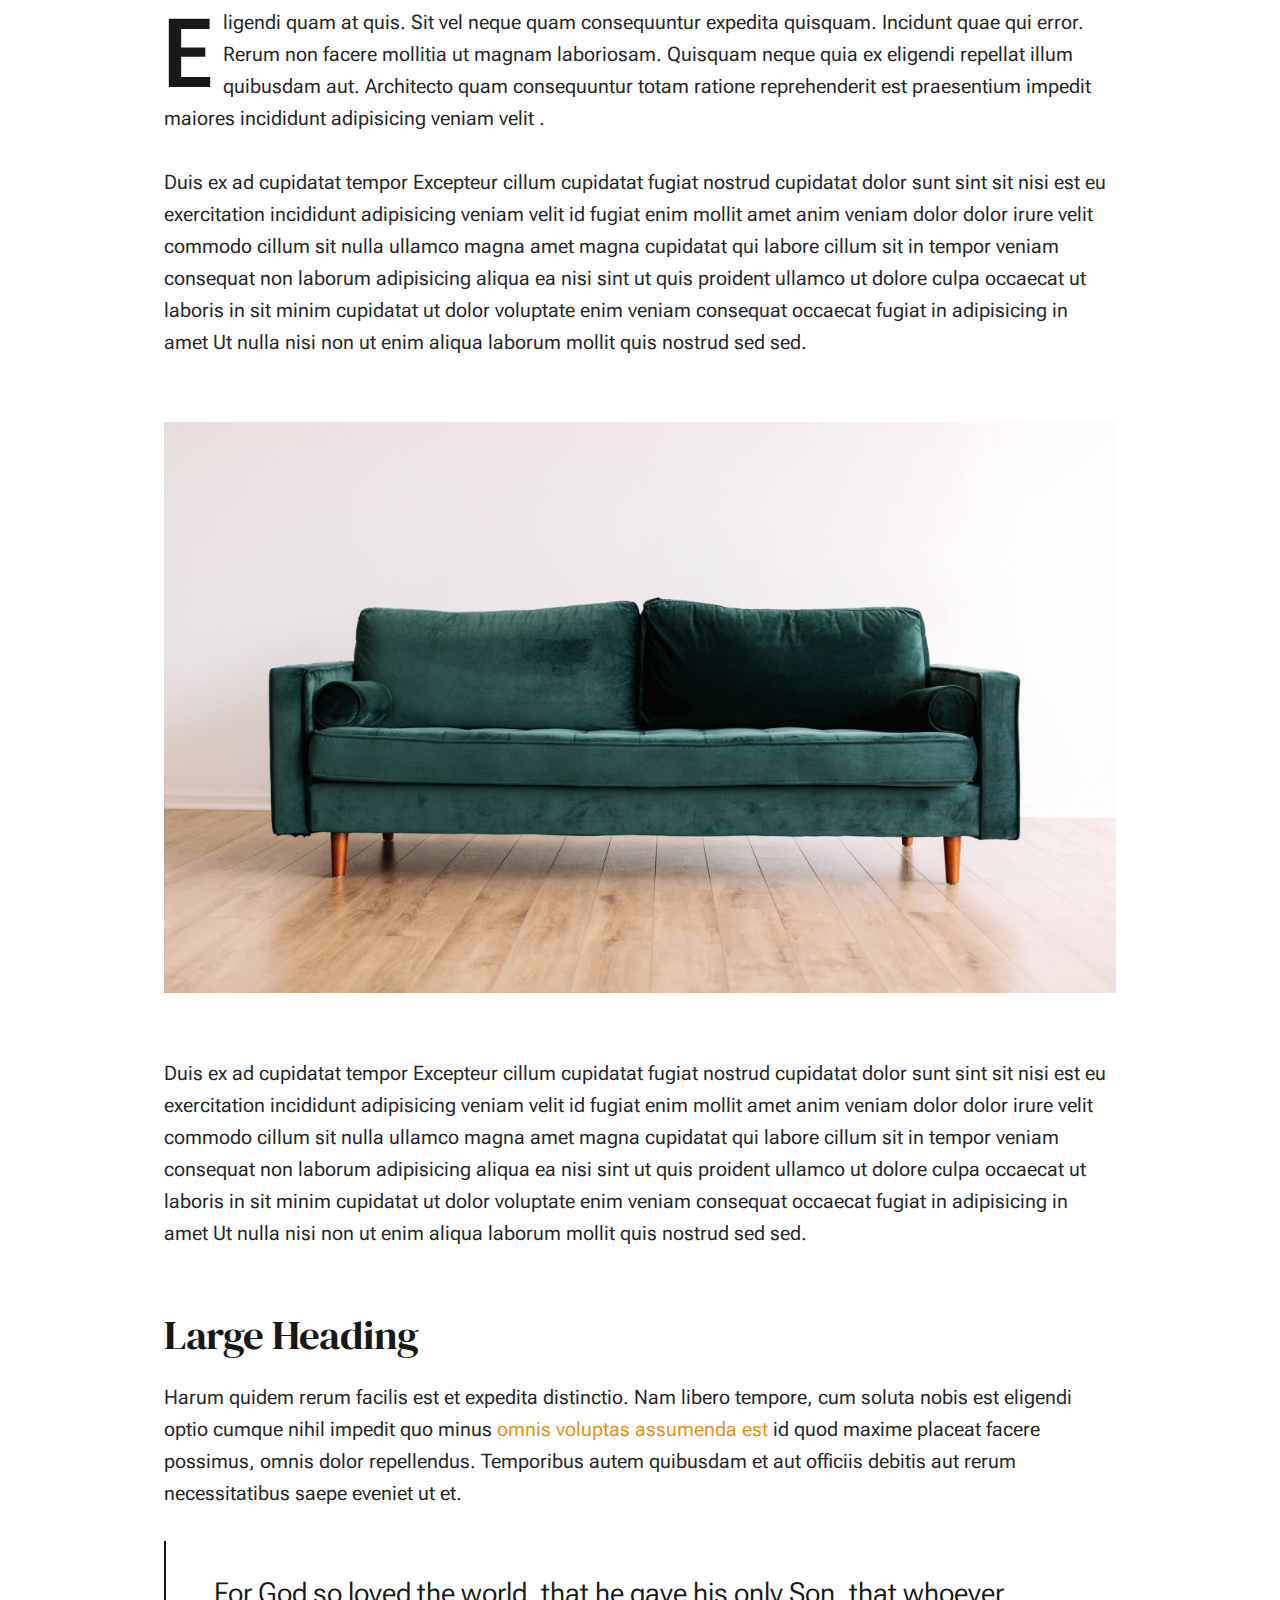
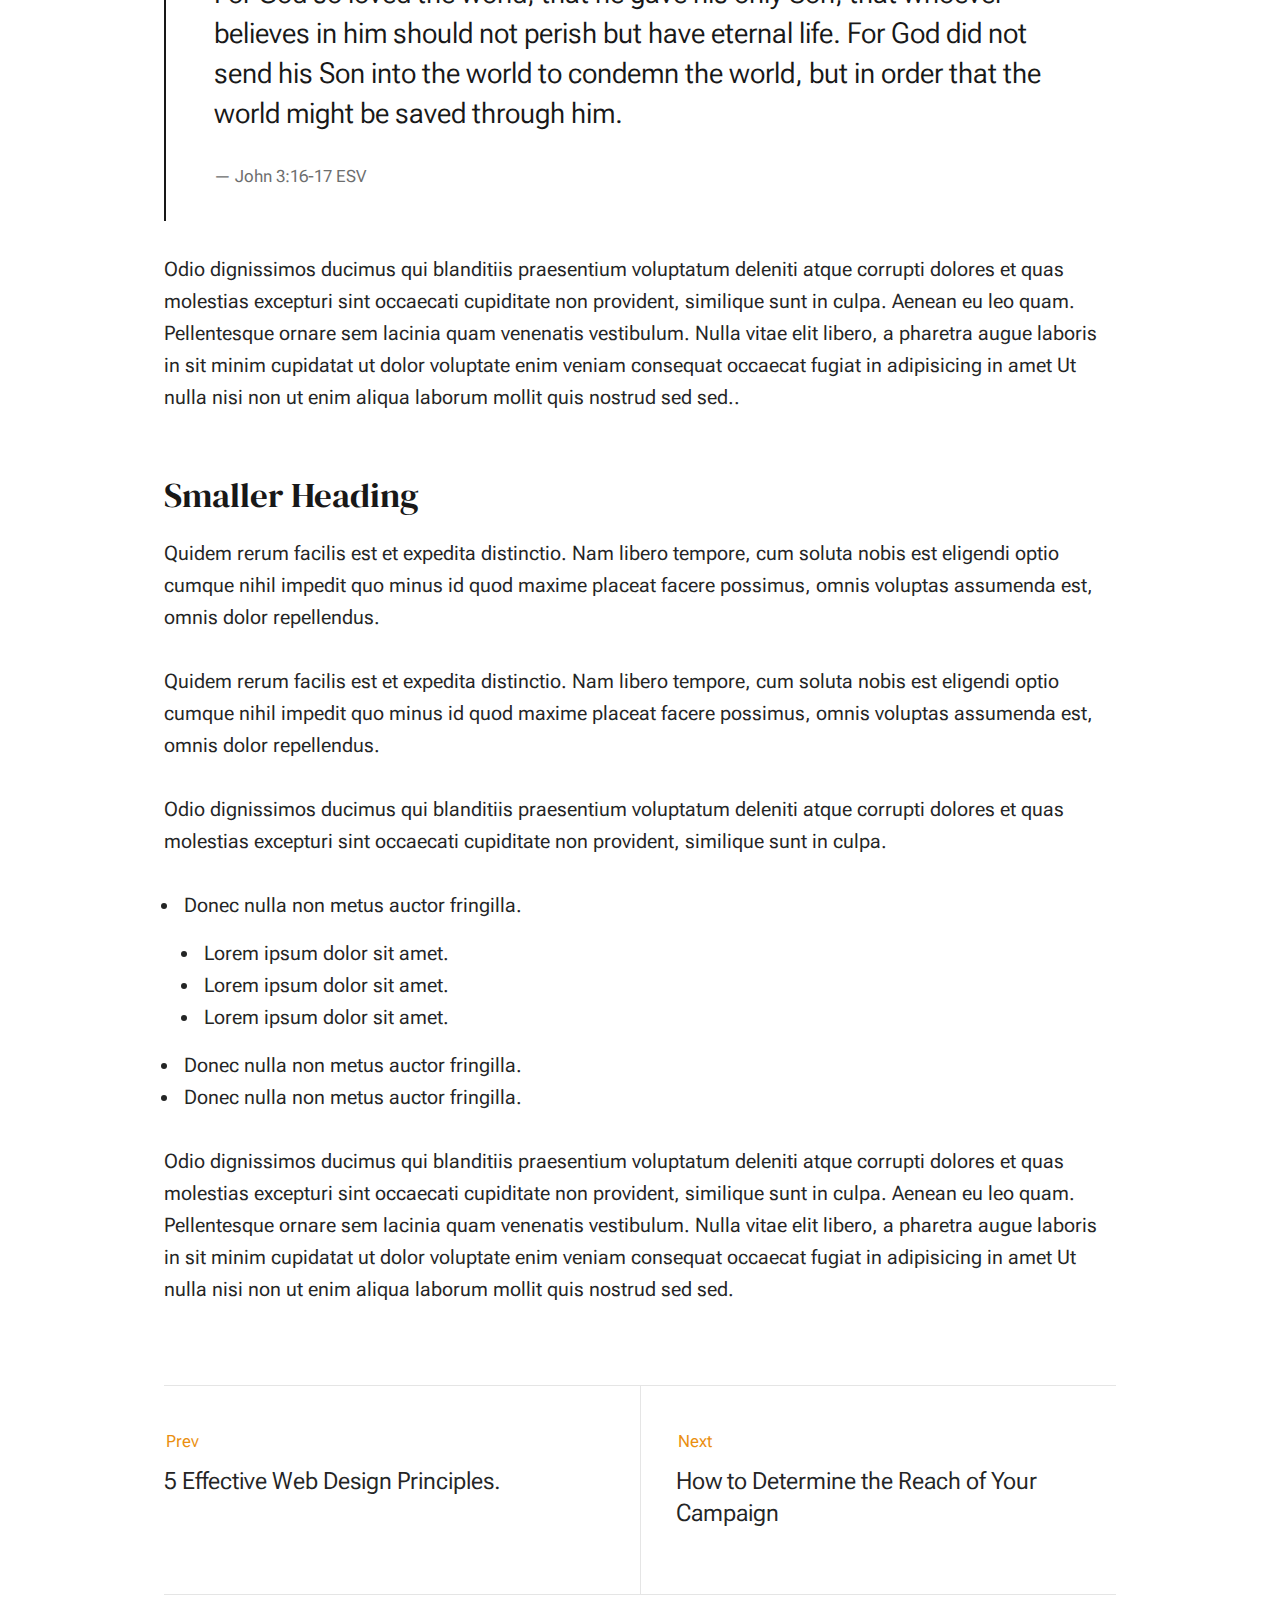
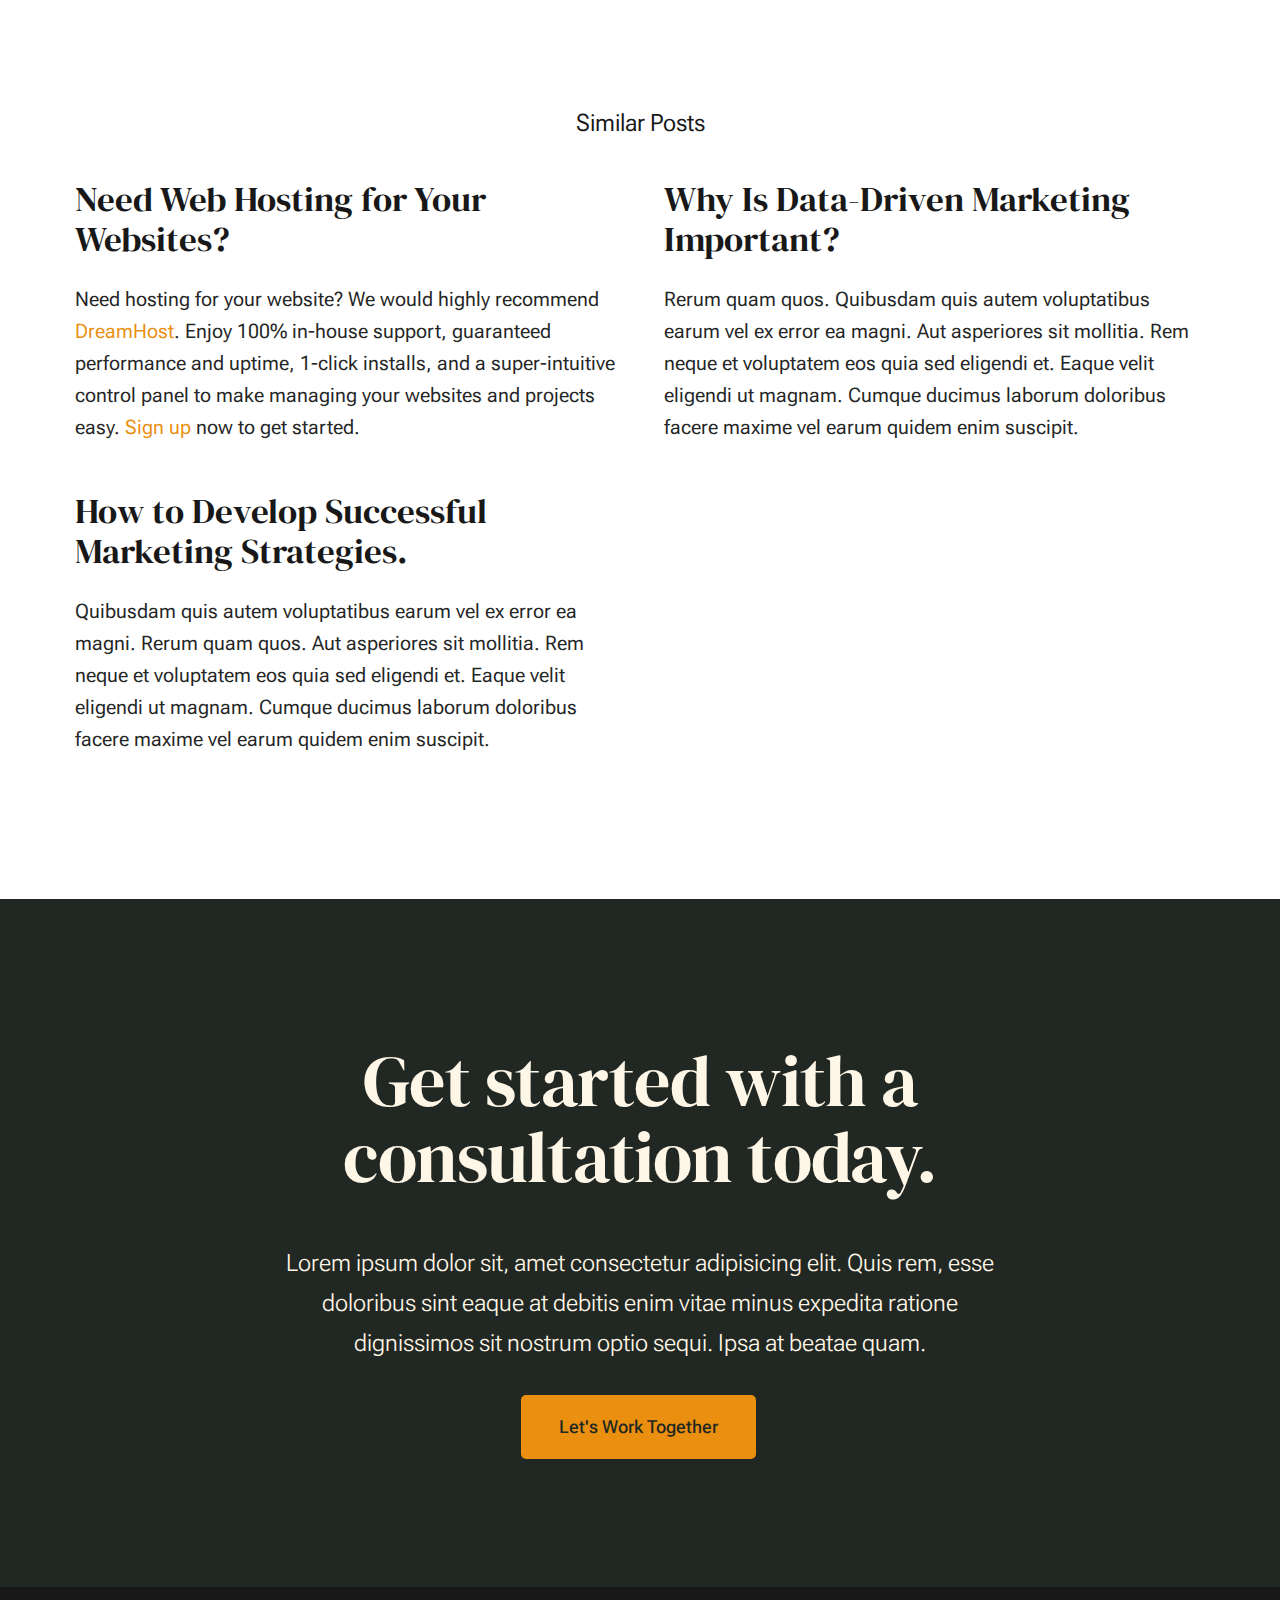
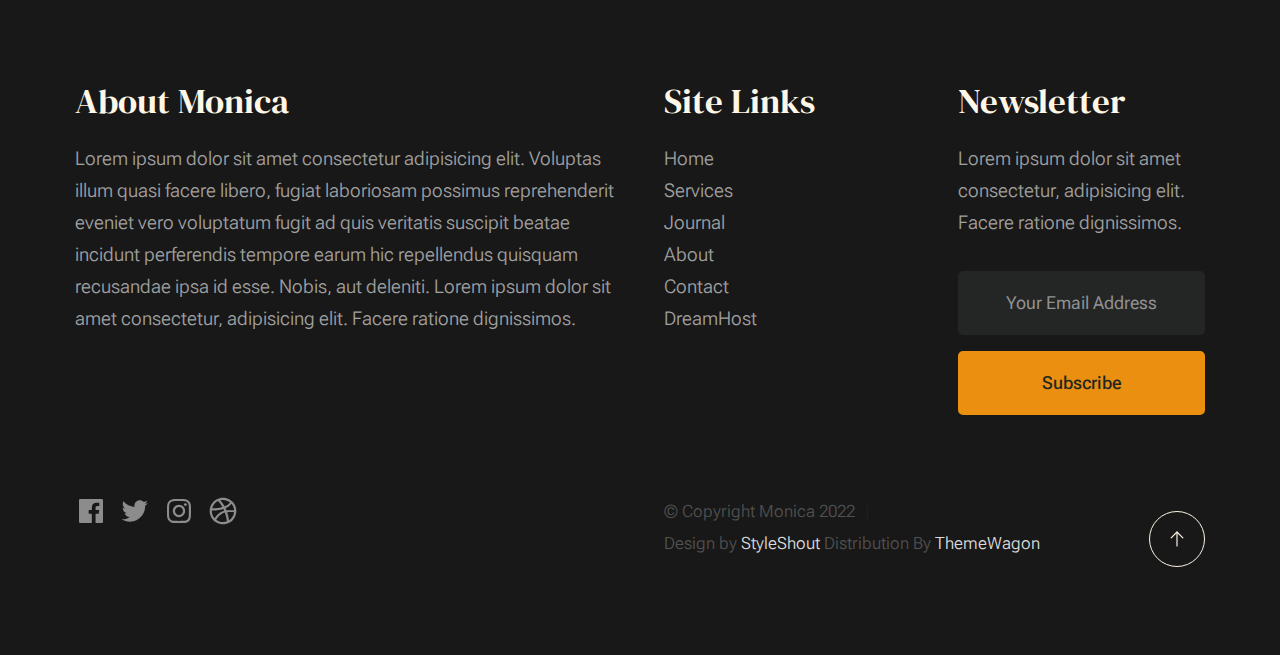
<file: single.html>
<!DOCTYPE html>
<html lang="en" class="no-js" >
<head>

    <!--- basic page needs
    ================================================== -->
    <meta charset="utf-8">
    <meta name="viewport" content="width=device-width, initial-scale=1">
    <title>Single - Monica</title>

    <script>
        document.documentElement.classList.remove('no-js');
        document.documentElement.classList.add('js');
    </script>

    <!-- CSS
    ================================================== -->
    <link rel="stylesheet" href="css/vendor.css">
    <link rel="stylesheet" href="css/styles.css">

    <!-- favicons
    ================================================== -->
    <link rel="apple-touch-icon" sizes="180x180" href="apple-touch-icon.png">
    <link rel="icon" type="image/png" sizes="32x32" href="favicon-32x32.png">
    <link rel="icon" type="image/png" sizes="16x16" href="favicon-16x16.png">
    <link rel="manifest" href="site.webmanifest">

</head>


<body id="top">


    <!-- preloader
    ================================================== -->
    <div id="preloader">
        <div id="loader" class="dots-fade">
            <div></div>
            <div></div>
            <div></div>
        </div>
    </div>


    <!-- page wrap
    ================================================== -->
    <div id="page" class="s-pagewrap">


        <!-- # site header 
        ================================================== -->
        <header class="s-header">

            <div class="row s-header__inner width-sixteen-col">

                <div class="s-header__block">
                    <div class="s-header__logo">
                        <a class="logo" href="index.html">
                            <img src="images/logo.svg" alt="Homepage">
                        </a>
                    </div>

                    <a class="s-header__menu-toggle" href="#0"><span>Menu</span></a>
                </div> <!-- end s-header__block -->

                <nav class="s-header__nav">    
                    <ul class="s-header__menu-links">
                        <li><a href="about.html">About</a></li>
                        <li><a href="services.html">Services</a></li>
                        <li class="current"><a href="blog.html">Journal</a></li>
                        <li><a href="contact.html">Contact</a></li>
                    </ul> <!-- s-header__menu-links -->

                    <div class="s-header__contact">
                        <a href="contact.html" class="btn btn--primary s-header__contact-btn">Let's Work Together</a>
                        
                    </div> <!-- s-header__contact -->    
                </nav> <!-- end s-header__nav -->

            </div> <!-- end s-header__inner -->

        </header> <!-- end s-header -->


        <!-- # site main content
        ================================================== -->
        <article id="content" class="s-content entry">

            <div class="s-pageheader entry__header">
                <div class="row">
                    <div class="column xl-12">

                        <h1 class="entry__title">
                            5 Marketing Productivity Apps for Your Team
                        </h1> <!-- end entry__title -->

                        <div class="entry__meta">
                            <div class="entry__meta-date">
                                <svg width="24" height="24" fill="none" viewBox="0 0 24 24">
                                    <circle cx="12" cy="12" r="7.25" stroke="currentColor" stroke-width="1.5"></circle>
                                    <path stroke="currentColor" stroke-width="1.5" d="M12 8V12L14 14"></path>
                                </svg>
                                December 15, 2022 
                            </div>
                            <div class="entry__meta-cat">
                                <svg width="24" height="24" fill="none" viewBox="0 0 24 24">
                                    <path stroke="currentColor" stroke-linecap="round" stroke-linejoin="round" stroke-width="1.5" d="M19.25 17.25V9.75C19.25 8.64543 18.3546 7.75 17.25 7.75H4.75V17.25C4.75 18.3546 5.64543 19.25 6.75 19.25H17.25C18.3546 19.25 19.25 18.3546 19.25 17.25Z"></path>
                                    <path stroke="currentColor" stroke-linecap="round" stroke-linejoin="round" stroke-width="1.5" d="M13.5 7.5L12.5685 5.7923C12.2181 5.14977 11.5446 4.75 10.8127 4.75H6.75C5.64543 4.75 4.75 5.64543 4.75 6.75V11"></path>
                                </svg>                                      
                                <span class="cat-links">
                                    <a href="blog.html">Productivity</a>
                                    <a href="blog.html">Marketing</a>
                                </span>
                            </div>
                        </div> <!-- end entry__meta -->

                    </div>
                </div>
            </div> <!-- end entry__header --> 

            <div class="s-pagecontent entry__content">

                <div class="row entry__media">
                    <div class="column xl-12">
                        <figure class="featured-image">
                            <img src="images/thumbs/single/standard-1200.jpg" 
                                 srcset="images/thumbs/single/standard-2400.jpg 2400w, 
                                         images/thumbs/single/standard-1200.jpg 1200w, 
                                         images/thumbs/single/standard-600.jpg 600w" sizes="(max-width: 2400px) 100vw, 2400px" alt="">
                        </figure>
                    </div>
                </div> <!-- end entry__media -->

                <div class="row entry__primary width-narrower">
                    <div class="column xl-12"> 

                            <p class="lead">
                            Duis ex ad cupidatat tempor Excepteur cillum cupidatat fugiat nostrud cupidatat dolor 
                            sunt sint sit nisi est eu exercitation incididunt adipisicing veniam velit id fugiat 
                            enim mollit amet anim veniam dolor dolor irure velit commodo cillum sit nulla ullamco 
                            magna amet magna cupidatat qui labore cillum cillum cupidatat fugiat nostrud. </p> 

                            <p class="drop-cap">
                            Eligendi quam at quis. Sit vel neque quam consequuntur expedita quisquam. Incidunt quae 
                            qui error. Rerum non facere mollitia ut magnam laboriosam. Quisquam neque quia ex eligendi 
                            repellat illum quibusdam aut. Architecto quam consequuntur totam ratione reprehenderit est 
                            praesentium impedit maiores incididunt adipisicing veniam velit .
                            </p>
    
                            <p>
                            Duis ex ad cupidatat tempor Excepteur cillum cupidatat fugiat nostrud cupidatat dolor 
                            sunt sint sit nisi est eu exercitation incididunt adipisicing veniam velit id fugiat 
                            enim mollit amet anim veniam dolor dolor irure velit commodo cillum sit nulla ullamco 
                            magna amet magna cupidatat qui labore cillum sit in tempor veniam consequat non laborum 
                            adipisicing aliqua ea nisi sint ut quis proident ullamco ut dolore culpa occaecat ut 
                            laboris in sit minim cupidatat ut dolor voluptate enim veniam consequat occaecat fugiat 
                            in adipisicing in amet Ut nulla nisi non ut enim aliqua laborum mollit quis nostrud sed sed.
                            </p>
            
                            <figure class="alignwide">
                                <img src="images/sample-1200.jpg" 
                                     srcset="images/sample-2400.jpg 2400w, 
                                             images/sample-1200.jpg 1200w, 
                                             images/sample-600.jpg 600w" sizes="(max-width: 2400px) 100vw, 2400px" alt="">
                            </figure>
    
                            <p>
                            Duis ex ad cupidatat tempor Excepteur cillum cupidatat fugiat nostrud cupidatat dolor 
                            sunt sint sit nisi est eu exercitation incididunt adipisicing veniam velit id fugiat 
                            enim mollit amet anim veniam dolor dolor irure velit commodo cillum sit nulla ullamco 
                            magna amet magna cupidatat qui labore cillum sit in tempor veniam consequat non laborum 
                            adipisicing aliqua ea nisi sint ut quis proident ullamco ut dolore culpa occaecat ut 
                            laboris in sit minim cupidatat ut dolor voluptate enim veniam consequat occaecat fugiat 
                            in adipisicing in amet Ut nulla nisi non ut enim aliqua laborum mollit quis nostrud sed sed.
                            </p>
    
                            <h2>Large Heading</h2>
        
                            <p>
                            Harum quidem rerum facilis est et expedita distinctio. Nam libero tempore, cum soluta 
                            nobis est eligendi optio cumque nihil impedit quo minus <a href="http://#">omnis voluptas assumenda est</a> 
                            id quod maxime placeat facere possimus, omnis dolor repellendus. Temporibus autem quibusdam et 
                            aut officiis debitis aut rerum necessitatibus saepe eveniet ut et.</p>
    
                            <blockquote>
                                <p>
                                For God so loved the world, that he gave his only Son, that whoever believes in 
                                him should not perish but have eternal life. For God did not send his Son into 
                                the world to condemn the world, but in order that the world might be 
                                saved through him.
                                </p>
                                <cite>John 3:16-17 ESV</cite>
                            </blockquote>
    
                            <p>
                            Odio dignissimos ducimus qui blanditiis praesentium voluptatum deleniti atque corrupti dolores 
                            et quas molestias excepturi sint occaecati cupiditate non provident, similique sunt in culpa. 
                            Aenean eu leo quam. Pellentesque ornare sem lacinia quam venenatis vestibulum. Nulla vitae elit 
                            libero, a pharetra augue laboris in sit minim cupidatat ut dolor voluptate enim veniam consequat 
                            occaecat fugiat in adipisicing in amet Ut nulla nisi non ut enim aliqua laborum mollit quis nostrud sed sed..</p>
    
                            <h3>Smaller Heading</h3>
    
                            <p>
                            Quidem rerum facilis est et expedita distinctio. Nam libero tempore, cum soluta nobis est 
                            eligendi optio cumque nihil impedit quo minus id quod maxime placeat facere possimus, omnis voluptas 
                            assumenda est, omnis dolor repellendus.
                            </p>
    
                            <p>
                            Quidem rerum facilis est et expedita distinctio. Nam libero tempore, cum soluta nobis est 
                            eligendi optio cumque nihil impedit quo minus id quod maxime placeat facere possimus, omnis voluptas 
                            assumenda est, omnis dolor repellendus.
                            </p>
                                    
                            <p>
                            Odio dignissimos ducimus qui blanditiis praesentium voluptatum deleniti atque corrupti dolores et 
                            quas molestias excepturi sint occaecati cupiditate non provident, similique sunt in culpa.</p>
    
                            <ul>
                                <li>Donec nulla non metus auctor fringilla.
                                    <ul>
                                        <li>Lorem ipsum dolor sit amet.</li>
                                        <li>Lorem ipsum dolor sit amet.</li>
                                        <li>Lorem ipsum dolor sit amet.</li>
                                    </ul>
                                </li>
                                <li>Donec nulla non metus auctor fringilla.</li>
                                <li>Donec nulla non metus auctor fringilla.</li>
                            </ul>
    
                            <p>
                            Odio dignissimos ducimus qui blanditiis praesentium voluptatum deleniti atque corrupti dolores et quas 
                            molestias excepturi sint occaecati cupiditate non provident, similique sunt in culpa. Aenean eu leo quam. 
                            Pellentesque ornare sem lacinia quam venenatis vestibulum. Nulla vitae elit libero, a pharetra augue 
                            laboris in sit minim cupidatat ut dolor voluptate enim veniam consequat occaecat fugiat in adipisicing 
                            in amet Ut nulla nisi non ut enim aliqua laborum mollit quis nostrud sed sed.
                            </p>        

                            <div class="post-nav">
                                <div class="post-nav__prev">
                                    <a href="single-standard.html" rel="prev">
                                        <span>Prev</span>
                                        5 Effective Web Design Principles. 
                                    </a>
                                </div>
                                <div class="post-nav__next">
                                    <a href="single-standard.html" rel="next">
                                        <span>Next</span>
                                        How to Determine the Reach of Your Campaign
                                    </a>
                                </div>
                            </div> <!-- end post-nav -->                                                   
                   
                    </div> <!-- end column-->
                </div> <!-- end entry__primary -->    
                
                <div class="row related-posts">
                    <div class="column xl-12">

                        <h4 class="text-center">Similar Posts</h4>

                        <div class="grid-list-items">
                
                            <div class="grid-list-items__item blog-card">
                                <div class="blog-card__header">
                                    <h3 class="blog-card__title"><a href="https://www.dreamhost.com/r.cgi?287326">Need Web Hosting for Your Websites?</a></h3>
                                </div>
                                <div class="blog-card__text">
                                    <p>
                                    Need hosting for your website? We would highly recommend <a href="https://www.dreamhost.com/r.cgi?287326">DreamHost</a>.
                                    Enjoy 100% in-house support, guaranteed performance and uptime, 1-click installs, and a super-intuitive control 
                                    panel to make managing your websites and projects easy. <a href="https://www.dreamhost.com/r.cgi?287326">Sign up</a> now to get started.
                                    </p>
                                </div>
                            </div> <!-- end blog-card -->
                            <div class="grid-list-items__item blog-card">
                                <div class="blog-card__header">
                                    <h3 class="blog-card__title"><a href="single.html">Why Is Data-Driven Marketing Important?</a></h3>
                                </div>
                                <div class="blog-card__text">
                                    <p>
                                    Rerum quam quos. Quibusdam quis autem voluptatibus earum vel ex error ea magni. Aut asperiores 
                                    sit mollitia. Rem neque et voluptatem eos quia sed eligendi et. Eaque velit eligendi ut 
                                    magnam. Cumque ducimus laborum doloribus facere maxime vel earum quidem enim suscipit.
                                    </p>
                                </div>
                            </div> <!-- end blog-card -->
                            <div class="grid-list-items__item blog-card">
                                <div class="blog-card__header">
                                    <h3 class="blog-card__title"><a href="single.html">How to Develop Successful Marketing Strategies.</a></h3>
                                </div>
                                <div class="blog-card__text">
                                    <p>
                                    Quibusdam quis autem voluptatibus earum vel ex error ea magni. Rerum quam quos. Aut asperiores 
                                    sit mollitia. Rem neque et voluptatem eos quia sed eligendi et. Eaque velit eligendi ut 
                                    magnam. Cumque ducimus laborum doloribus facere maxime vel earum quidem enim suscipit.
                                    </p>
                                </div>
                            </div> <!-- end blog card -->
                        
                        </div> <!-- end grid-list-items -->
                          
                    </div> <!-- end column -->
                </div> <!-- end related-posts --> 

            </div> <!-- end entry__content -->

        </article> <!-- s-content entry-->
        

        <!-- # cta
        ================================================== -->
        <section id="cta" class="s-cta">

            <div class="row row-x-center text-center">
                <div class="column xl-8 lg-12">

                    <div class="s-cta__content">
                        <h2 class="text-display-title">
                        Get started with a consultation today.
                        </h2>
                        <p class="lead">
                        Lorem ipsum dolor sit, amet consectetur adipisicing elit. Quis rem, esse doloribus sint eaque at debitis enim vitae minus expedita ratione dignissimos sit nostrum optio sequi. Ipsa at beatae quam.
                        </p>
                        <a href="contact.html" class="btn btn--primary">Let's Work Together</a>
                    </div>

                </div>
            </div>

        </section> <!-- end s-cta -->


        <!-- # footer 
        ================================================== -->
        <footer class="s-footer">
            <div class="row s-footer__content">
                <div class="column xl-6 lg-6 md-12 s-footer__block s-footer__about">                    
                    <h3>About Monica</h3>
                    <p>
                    Lorem ipsum dolor sit amet consectetur adipisicing elit. Voluptas illum quasi facere libero, 
                    fugiat laboriosam possimus reprehenderit eveniet vero voluptatum fugit ad quis veritatis suscipit beatae 
                    incidunt perferendis tempore earum hic repellendus quisquam recusandae ipsa id esse. Nobis, aut deleniti.
                    Lorem ipsum dolor sit amet consectetur, adipisicing elit. Facere ratione dignissimos.
                    </p>               
                </div>                
                <div class="column xl-3 lg-6 md-12 s-footer__block s-footer__site-links">
                    <h3>Site Links</h3>
                    <ul class="link-list">
                        <li><a href="index.html">Home</a></li>
                        <li><a href="services.html">Services</a></li>
                        <li><a href="blog.html">Journal</a></li>
                        <li><a href="about.html">About</a></li>
                        <li><a href="contact.html">Contact</a></li>
                        <li><a href="https://www.dreamhost.com/r.cgi?287326">DreamHost</a></li>
                    </ul>
                </div>
                <div class="column xl-3 lg-6 md-12 tab-12 s-footer__block s-footer__newsletter">
                    <h3>Newsletter</h3>

                    <p>
                    Lorem ipsum dolor sit amet consectetur, adipisicing elit. Facere ratione dignissimos.
                    </p>

                    <div class="subscribe-form">
                        <form id="mc-form" class="mc-form">
                            <input type="email" name="EMAIL" id="mce-EMAIL" class="u-fullwidth text-center" placeholder="Your Email Address" title="The domain portion of the email address is invalid (the portion after the @)." pattern="^([^\x00-\x20\x22\x28\x29\x2c\x2e\x3a-\x3c\x3e\x40\x5b-\x5d\x7f-\xff]+|\x22([^\x0d\x22\x5c\x80-\xff]|\x5c[\x00-\x7f])*\x22)(\x2e([^\x00-\x20\x22\x28\x29\x2c\x2e\x3a-\x3c\x3e\x40\x5b-\x5d\x7f-\xff]+|\x22([^\x0d\x22\x5c\x80-\xff]|\x5c[\x00-\x7f])*\x22))*\x40([^\x00-\x20\x22\x28\x29\x2c\x2e\x3a-\x3c\x3e\x40\x5b-\x5d\x7f-\xff]+|\x5b([^\x0d\x5b-\x5d\x80-\xff]|\x5c[\x00-\x7f])*\x5d)(\x2e([^\x00-\x20\x22\x28\x29\x2c\x2e\x3a-\x3c\x3e\x40\x5b-\x5d\x7f-\xff]+|\x5b([^\x0d\x5b-\x5d\x80-\xff]|\x5c[\x00-\x7f])*\x5d))*(\.\w{2,})+$" required>
                            <input type="submit" name="subscribe" value="Subscribe" class="btn btn--primary btn--small u-fullwidth">
                            <!-- <div style="position: absolute; left: -5000px;" aria-hidden="true"><input type="text" name="b_cdb7b577e41181934ed6a6a44_9a91cfe7b3" tabindex="-1" value=""></div> -->
                            <div class="mc-status"></div>
                        </form>
                    </div>
                </div>
            </div>    
            
            <div class="row s-footer__bottom">
                <div class="column xl-6 lg-12">
                    <ul class="s-footer__social social-list">
                        <li>
                            <a href="#0">
                                <svg xmlns="http://www.w3.org/2000/svg" width="24" height="24" viewBox="0 0 24 24" style="fill:rgba(0, 0, 0, 1);transform:;-ms-filter:"><path d="M20,3H4C3.447,3,3,3.448,3,4v16c0,0.552,0.447,1,1,1h8.615v-6.96h-2.338v-2.725h2.338v-2c0-2.325,1.42-3.592,3.5-3.592 c0.699-0.002,1.399,0.034,2.095,0.107v2.42h-1.435c-1.128,0-1.348,0.538-1.348,1.325v1.735h2.697l-0.35,2.725h-2.348V21H20 c0.553,0,1-0.448,1-1V4C21,3.448,20.553,3,20,3z"></path></svg>
                                <span class="u-screen-reader-text">Facebook</span>
                            </a>
                        </li>
                        <li>
                            <a href="#0">
                                <svg xmlns="http://www.w3.org/2000/svg" width="24" height="24" viewBox="0 0 24 24" style="fill:rgba(0, 0, 0, 1);transform:;-ms-filter:"><path d="M19.633,7.997c0.013,0.175,0.013,0.349,0.013,0.523c0,5.325-4.053,11.461-11.46,11.461c-2.282,0-4.402-0.661-6.186-1.809 c0.324,0.037,0.636,0.05,0.973,0.05c1.883,0,3.616-0.636,5.001-1.721c-1.771-0.037-3.255-1.197-3.767-2.793 c0.249,0.037,0.499,0.062,0.761,0.062c0.361,0,0.724-0.05,1.061-0.137c-1.847-0.374-3.23-1.995-3.23-3.953v-0.05 c0.537,0.299,1.16,0.486,1.82,0.511C3.534,9.419,2.823,8.184,2.823,6.787c0-0.748,0.199-1.434,0.548-2.032 c1.983,2.443,4.964,4.04,8.306,4.215c-0.062-0.3-0.1-0.611-0.1-0.923c0-2.22,1.796-4.028,4.028-4.028 c1.16,0,2.207,0.486,2.943,1.272c0.91-0.175,1.782-0.512,2.556-0.973c-0.299,0.935-0.936,1.721-1.771,2.22 c0.811-0.088,1.597-0.312,2.319-0.624C21.104,6.712,20.419,7.423,19.633,7.997z"></path></svg>
                                <span class="u-screen-reader-text">Twitter</span>
                            </a>
                        </li>
                        <li>
                            <a href="#0">
                                <svg xmlns="http://www.w3.org/2000/svg" width="24" height="24" viewBox="0 0 24 24" style="fill:rgba(0, 0, 0, 1);transform:;-ms-filter:"><path d="M11.999,7.377c-2.554,0-4.623,2.07-4.623,4.623c0,2.554,2.069,4.624,4.623,4.624c2.552,0,4.623-2.07,4.623-4.624 C16.622,9.447,14.551,7.377,11.999,7.377L11.999,7.377z M11.999,15.004c-1.659,0-3.004-1.345-3.004-3.003 c0-1.659,1.345-3.003,3.004-3.003s3.002,1.344,3.002,3.003C15.001,13.659,13.658,15.004,11.999,15.004L11.999,15.004z"></path><circle cx="16.806" cy="7.207" r="1.078"></circle><path d="M20.533,6.111c-0.469-1.209-1.424-2.165-2.633-2.632c-0.699-0.263-1.438-0.404-2.186-0.42 c-0.963-0.042-1.268-0.054-3.71-0.054s-2.755,0-3.71,0.054C7.548,3.074,6.809,3.215,6.11,3.479C4.9,3.946,3.945,4.902,3.477,6.111 c-0.263,0.7-0.404,1.438-0.419,2.186c-0.043,0.962-0.056,1.267-0.056,3.71c0,2.442,0,2.753,0.056,3.71 c0.015,0.748,0.156,1.486,0.419,2.187c0.469,1.208,1.424,2.164,2.634,2.632c0.696,0.272,1.435,0.426,2.185,0.45 c0.963,0.042,1.268,0.055,3.71,0.055s2.755,0,3.71-0.055c0.747-0.015,1.486-0.157,2.186-0.419c1.209-0.469,2.164-1.424,2.633-2.633 c0.263-0.7,0.404-1.438,0.419-2.186c0.043-0.962,0.056-1.267,0.056-3.71s0-2.753-0.056-3.71C20.941,7.57,20.801,6.819,20.533,6.111z M19.315,15.643c-0.007,0.576-0.111,1.147-0.311,1.688c-0.305,0.787-0.926,1.409-1.712,1.711c-0.535,0.199-1.099,0.303-1.67,0.311 c-0.95,0.044-1.218,0.055-3.654,0.055c-2.438,0-2.687,0-3.655-0.055c-0.569-0.007-1.135-0.112-1.669-0.311 c-0.789-0.301-1.414-0.923-1.719-1.711c-0.196-0.534-0.302-1.099-0.311-1.669c-0.043-0.95-0.053-1.218-0.053-3.654 c0-2.437,0-2.686,0.053-3.655c0.007-0.576,0.111-1.146,0.311-1.687c0.305-0.789,0.93-1.41,1.719-1.712 c0.534-0.198,1.1-0.303,1.669-0.311c0.951-0.043,1.218-0.055,3.655-0.055c2.437,0,2.687,0,3.654,0.055 c0.571,0.007,1.135,0.112,1.67,0.311c0.786,0.303,1.407,0.925,1.712,1.712c0.196,0.534,0.302,1.099,0.311,1.669 c0.043,0.951,0.054,1.218,0.054,3.655c0,2.436,0,2.698-0.043,3.654H19.315z"></path></svg>
                                <span class="u-screen-reader-text">Instagram</span>
                            </a>
                        </li>
                        <li>
                            <a href="#0">
                                <svg xmlns="http://www.w3.org/2000/svg" width="24" height="24" viewBox="0 0 24 24" style="fill: rgba(0, 0, 0, 1);transform: ;msFilter:;"><path d="M20.66 6.98a9.932 9.932 0 0 0-3.641-3.64C15.486 2.447 13.813 2 12 2s-3.486.447-5.02 1.34c-1.533.893-2.747 2.107-3.64 3.64S2 10.187 2 12s.446 3.487 1.34 5.02a9.924 9.924 0 0 0 3.641 3.64C8.514 21.553 10.187 22 12 22s3.486-.447 5.02-1.34a9.932 9.932 0 0 0 3.641-3.64C21.554 15.487 22 13.813 22 12s-.446-3.487-1.34-5.02zM12 3.66c2 0 3.772.64 5.32 1.919-.92 1.174-2.286 2.14-4.1 2.9-1.002-1.813-2.088-3.327-3.261-4.54A7.715 7.715 0 0 1 12 3.66zM5.51 6.8a8.116 8.116 0 0 1 2.711-2.22c1.212 1.201 2.325 2.7 3.34 4.5-2 .6-4.114.9-6.341.9-.573 0-1.006-.013-1.3-.04A8.549 8.549 0 0 1 5.51 6.8zM3.66 12c0-.054.003-.12.01-.2.007-.08.01-.146.01-.2.254.014.641.02 1.161.02 2.666 0 5.146-.367 7.439-1.1.187.373.381.793.58 1.26-1.32.293-2.674 1.006-4.061 2.14S6.4 16.247 5.76 17.5c-1.4-1.587-2.1-3.42-2.1-5.5zM12 20.34c-1.894 0-3.594-.587-5.101-1.759.601-1.187 1.524-2.322 2.771-3.401 1.246-1.08 2.483-1.753 3.71-2.02a29.441 29.441 0 0 1 1.56 6.62 8.166 8.166 0 0 1-2.94.56zm7.08-3.96a8.351 8.351 0 0 1-2.58 2.621c-.24-2.08-.7-4.107-1.379-6.081.932-.066 1.765-.1 2.5-.1.799 0 1.686.034 2.659.1a8.098 8.098 0 0 1-1.2 3.46zm-1.24-5c-1.16 0-2.233.047-3.22.14a27.053 27.053 0 0 0-.68-1.62c2.066-.906 3.532-2.006 4.399-3.3 1.2 1.414 1.854 3.027 1.96 4.84-.812-.04-1.632-.06-2.459-.06z"></path></svg>
                                <span class="u-screen-reader-text">Dribbble</span>
                            </a>
                        </li>
                    </ul> <!-- end s-footer__social -->
                </div>
                <div class="column xl-6 lg-12">
                    <p class="ss-copyright">
                        <span>© Copyright Monica 2022</span> 
                        <span>Design by <a href="https://www.styleshout.com/">StyleShout</a> Distribution By <a href="https://themewagon.com">ThemeWagon</a></span>
                    </p>
                </div>

                <div class="ss-go-top">
                    <a class="smoothscroll" title="Back to Top" href="#top">
                        <svg xmlns="http://www.w3.org/2000/svg" viewBox="0 0 24 24" width="36" height="36" fill="none" stroke="#ffffff" stroke-width="1" stroke-linecap="round" stroke-linejoin="round">&lt;!--!  Atomicons Free 1.00 by @atisalab License - https://atomicons.com/license/ (Icons: CC BY 4.0) Copyright 2021 Atomicons --&gt;<polyline points="17 11 12 6 7 11"></polyline><line x1="12" y1="18" x2="12" y2="6"></line></svg>
                    </a>
                </div> <!-- end ss-go-top -->
            </div>
            
        </footer> <!-- end s-footer -->

    </div> <!-- end page-wrap -->

    <!-- Java Script
    ================================================== -->
    <script src="js/plugins.js"></script>
    <script src="js/main.js"></script>

</body>
</html>
</file>
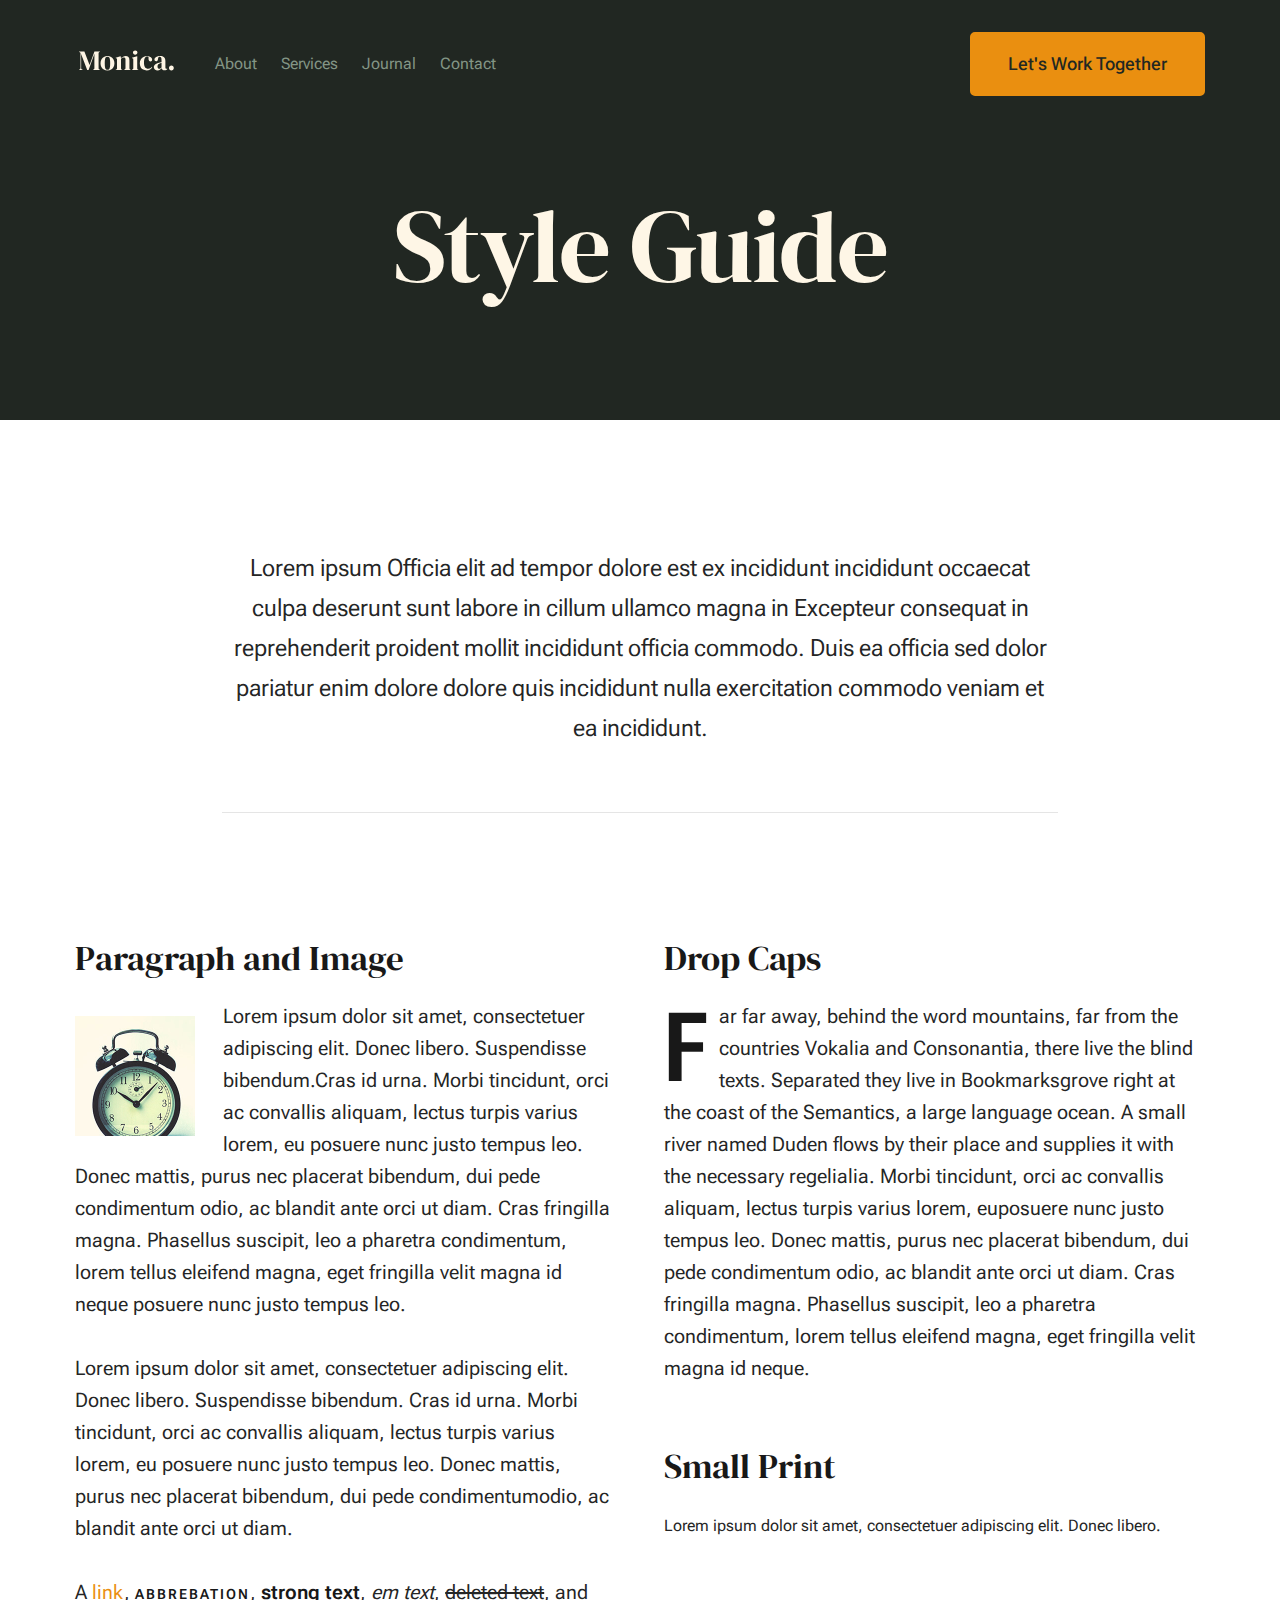
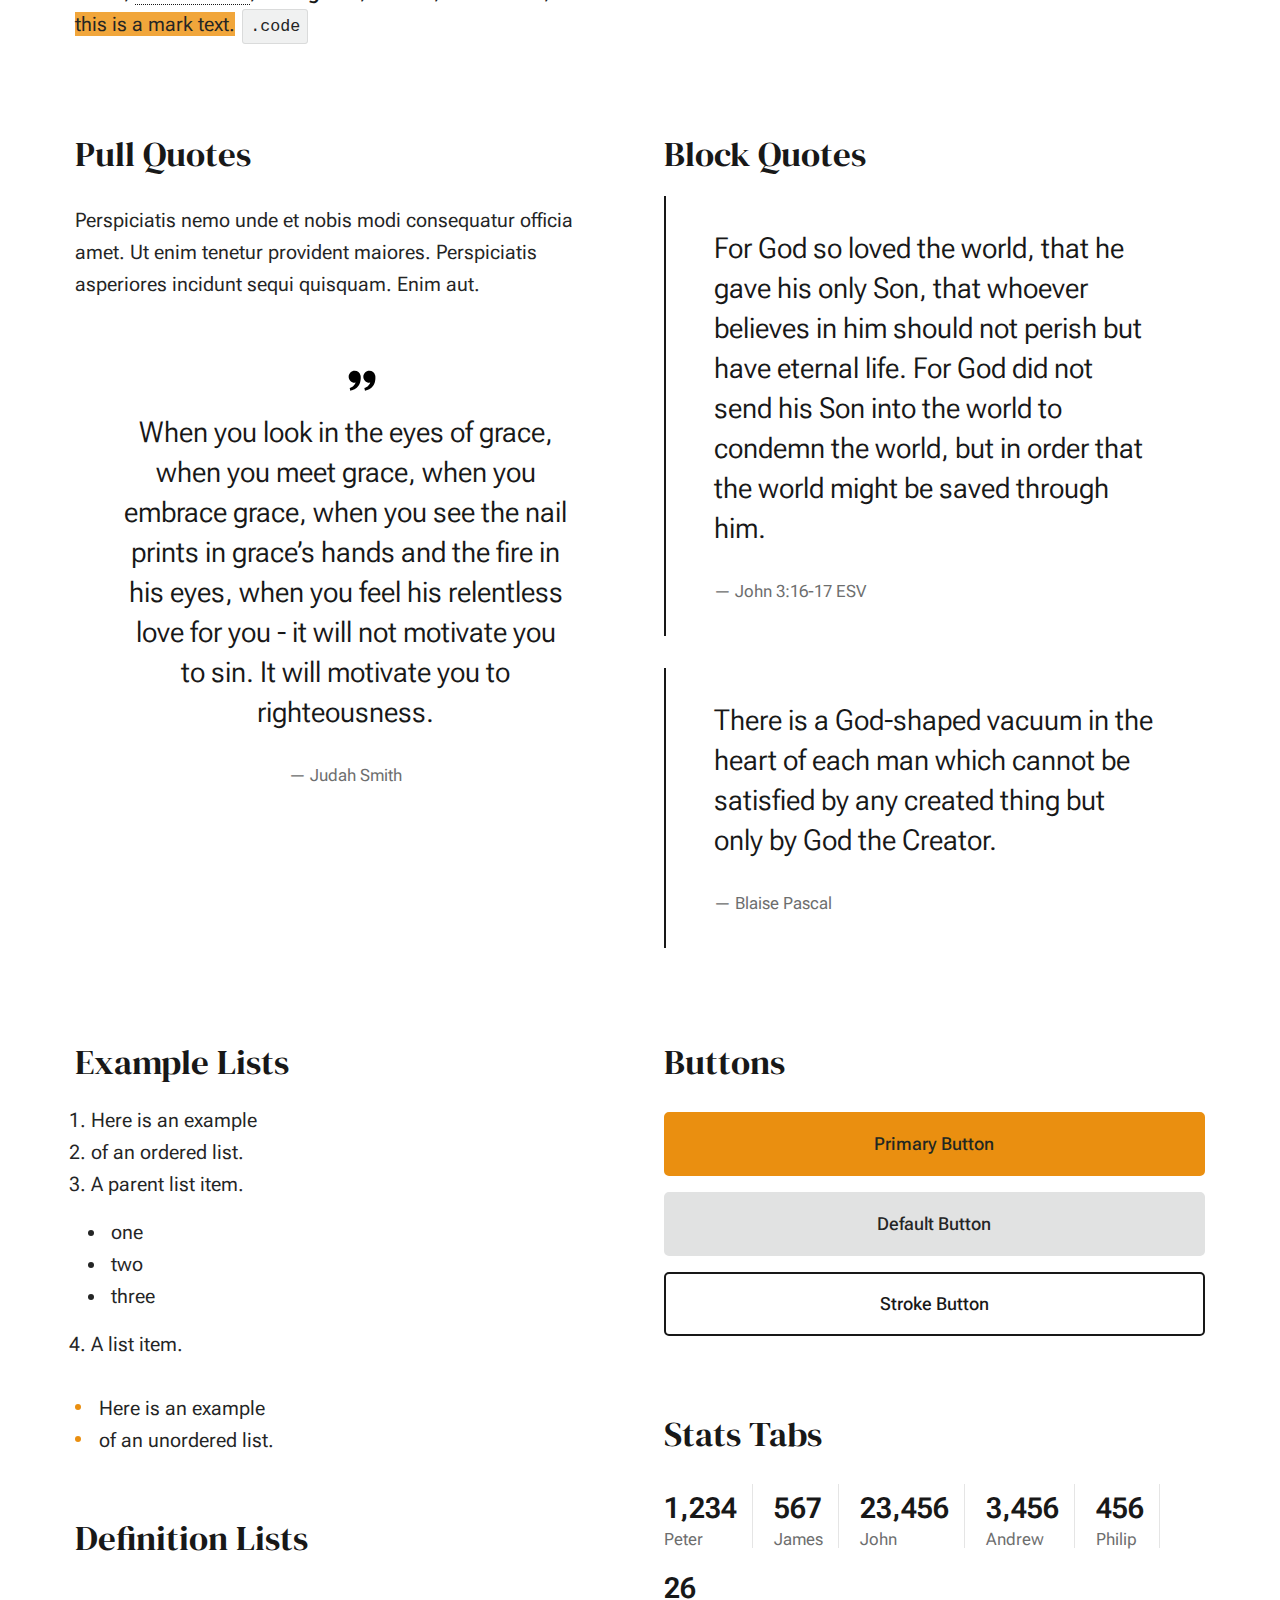
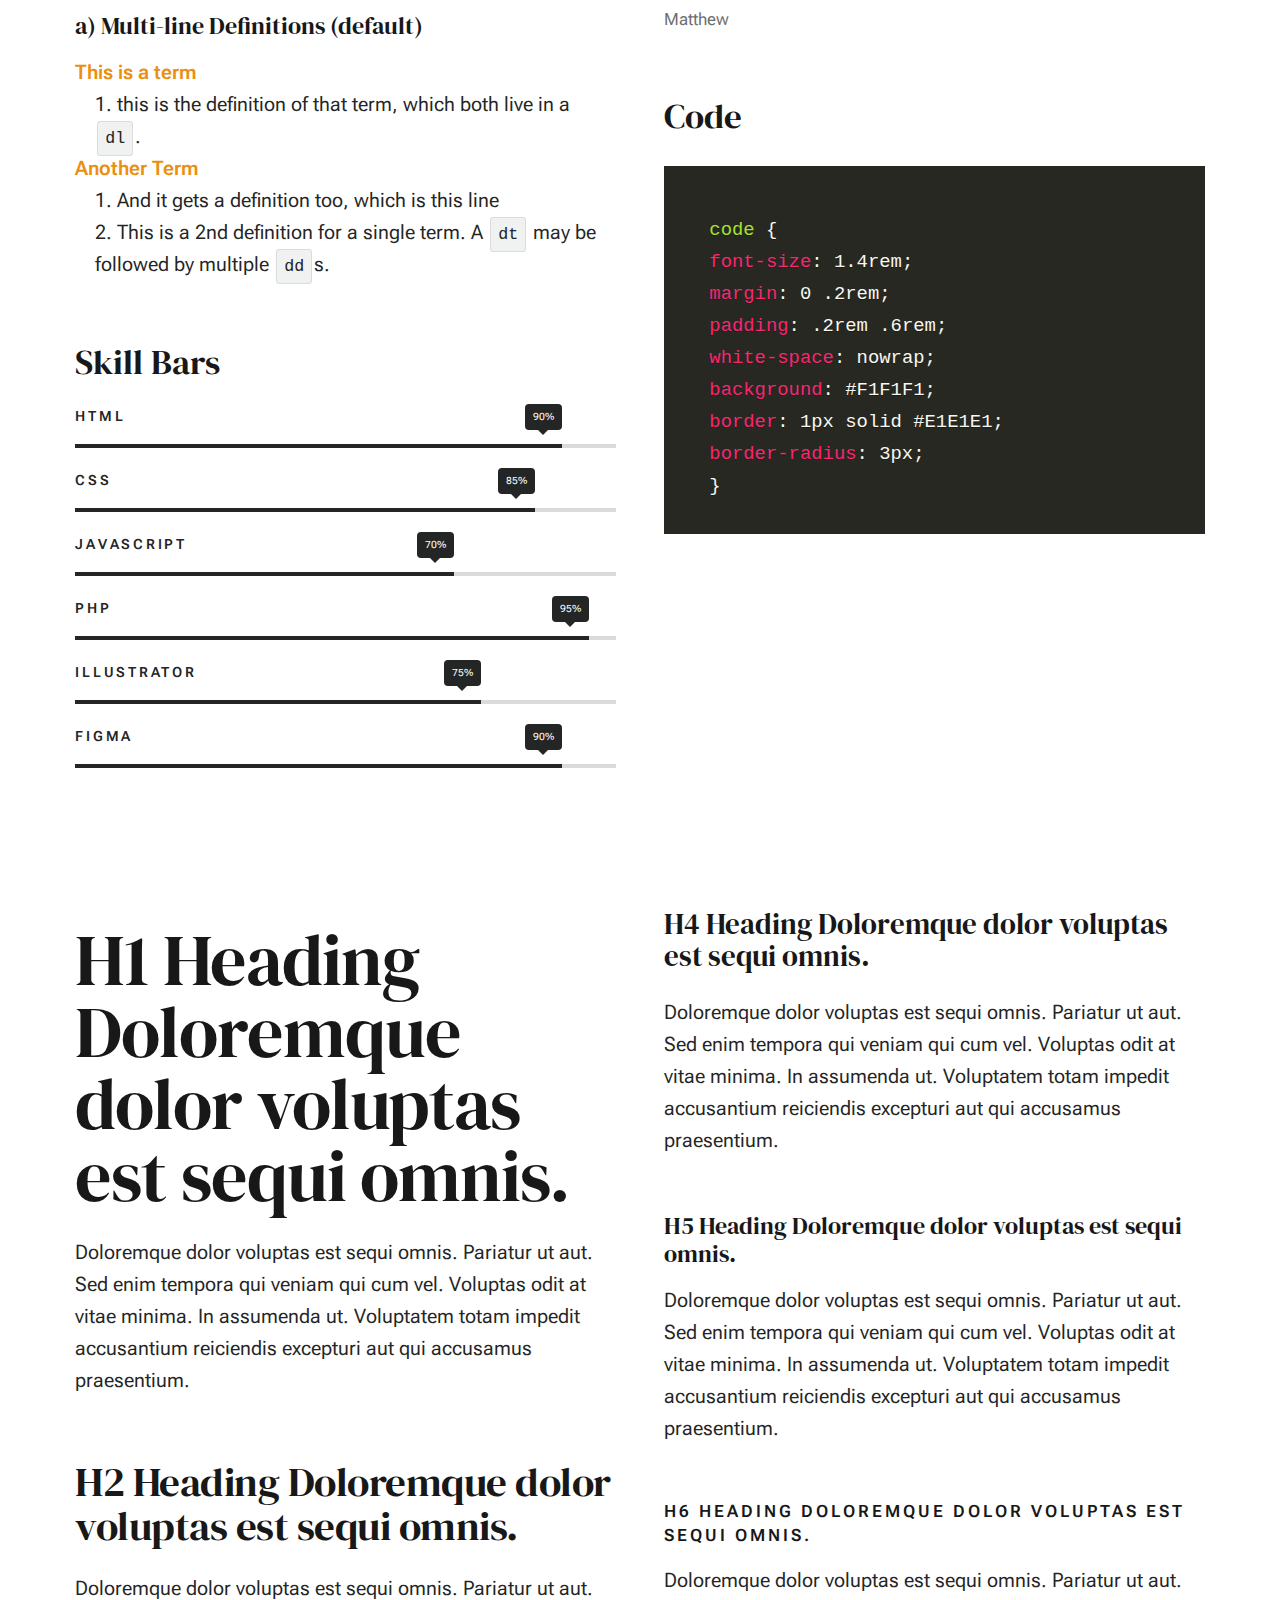
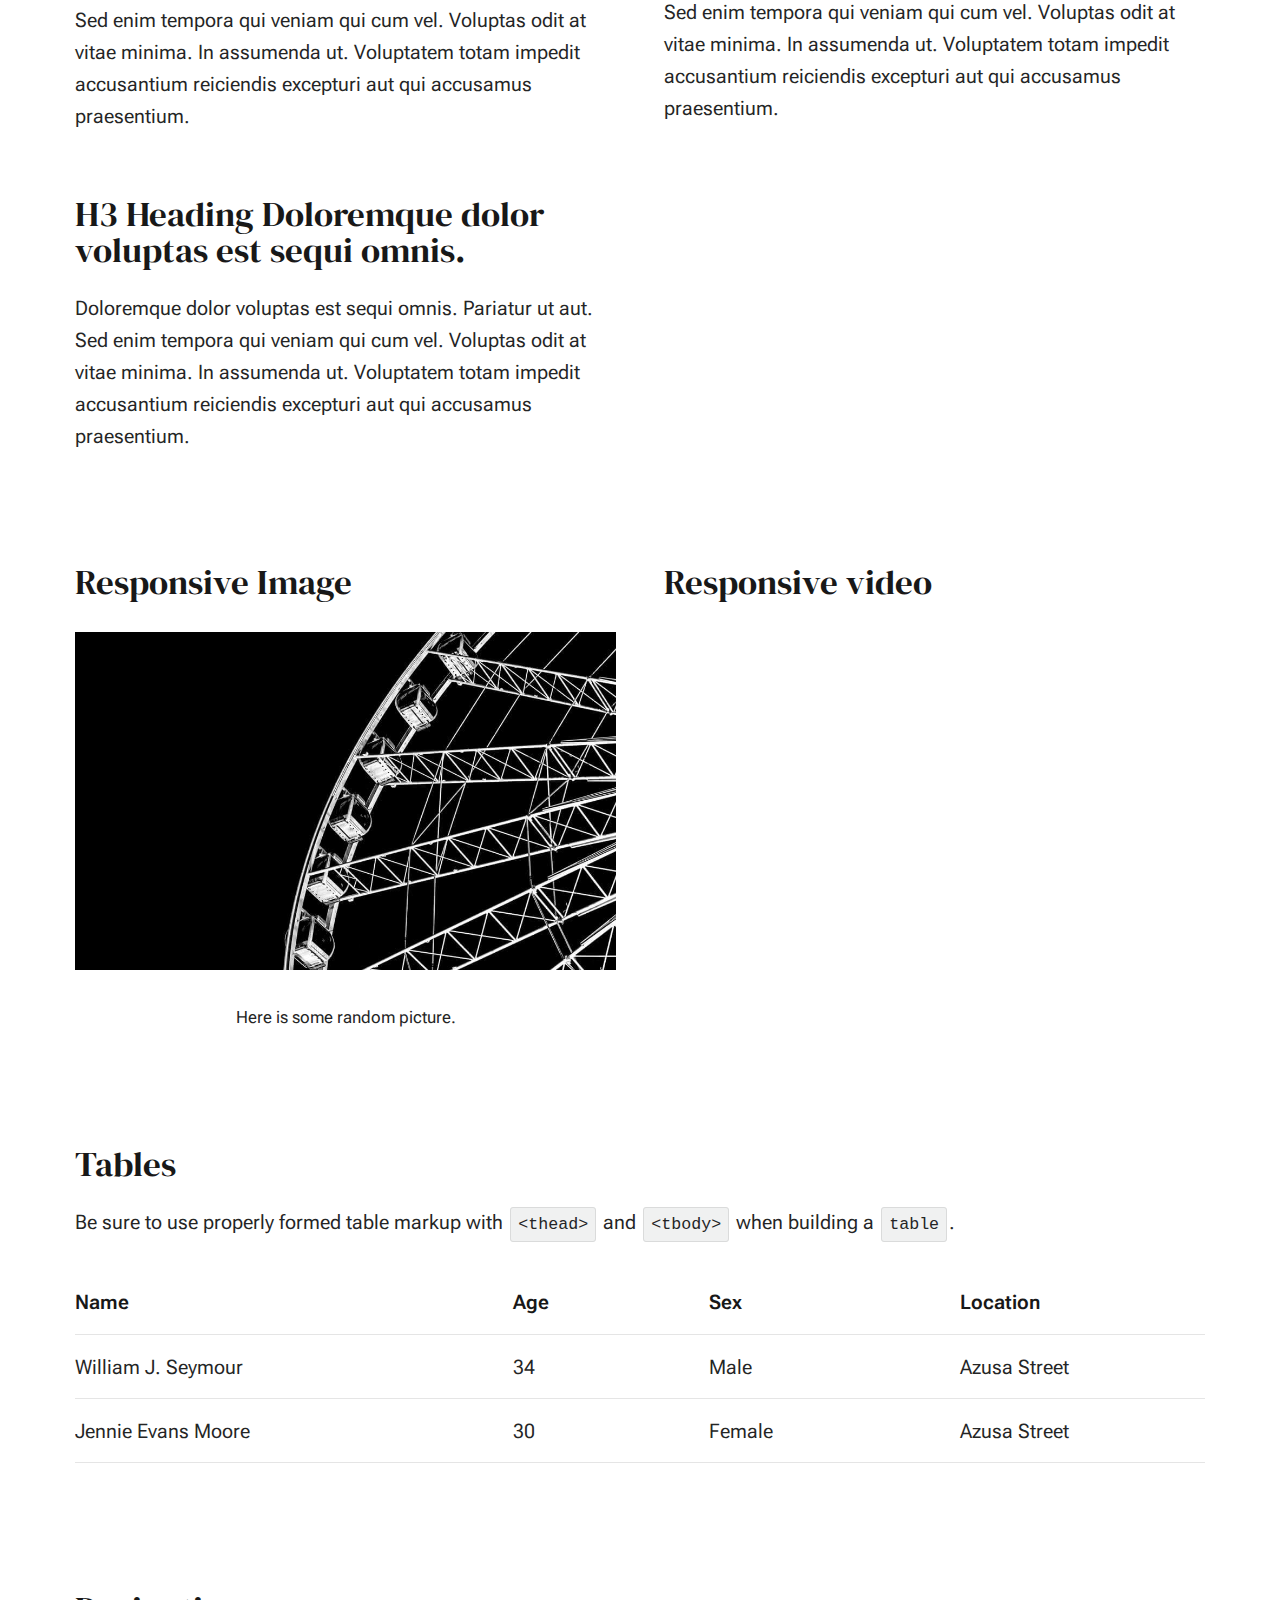
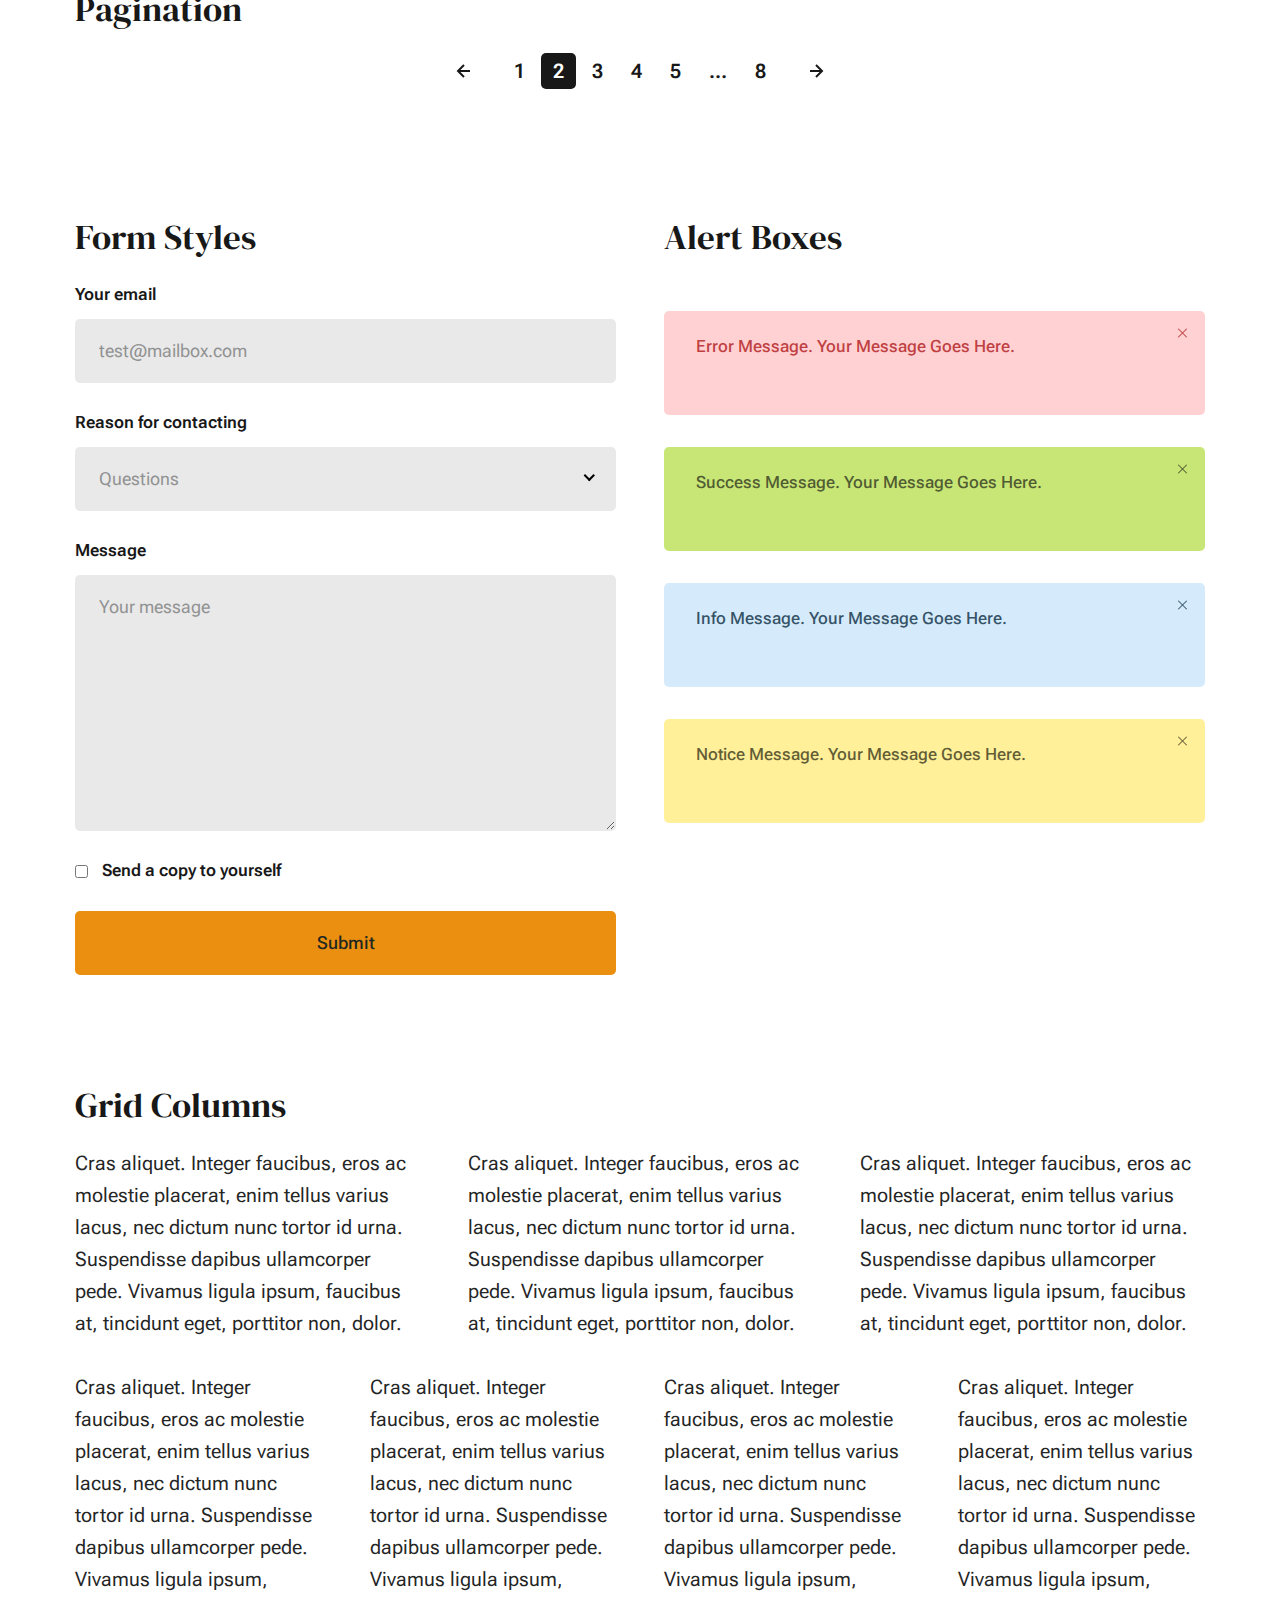
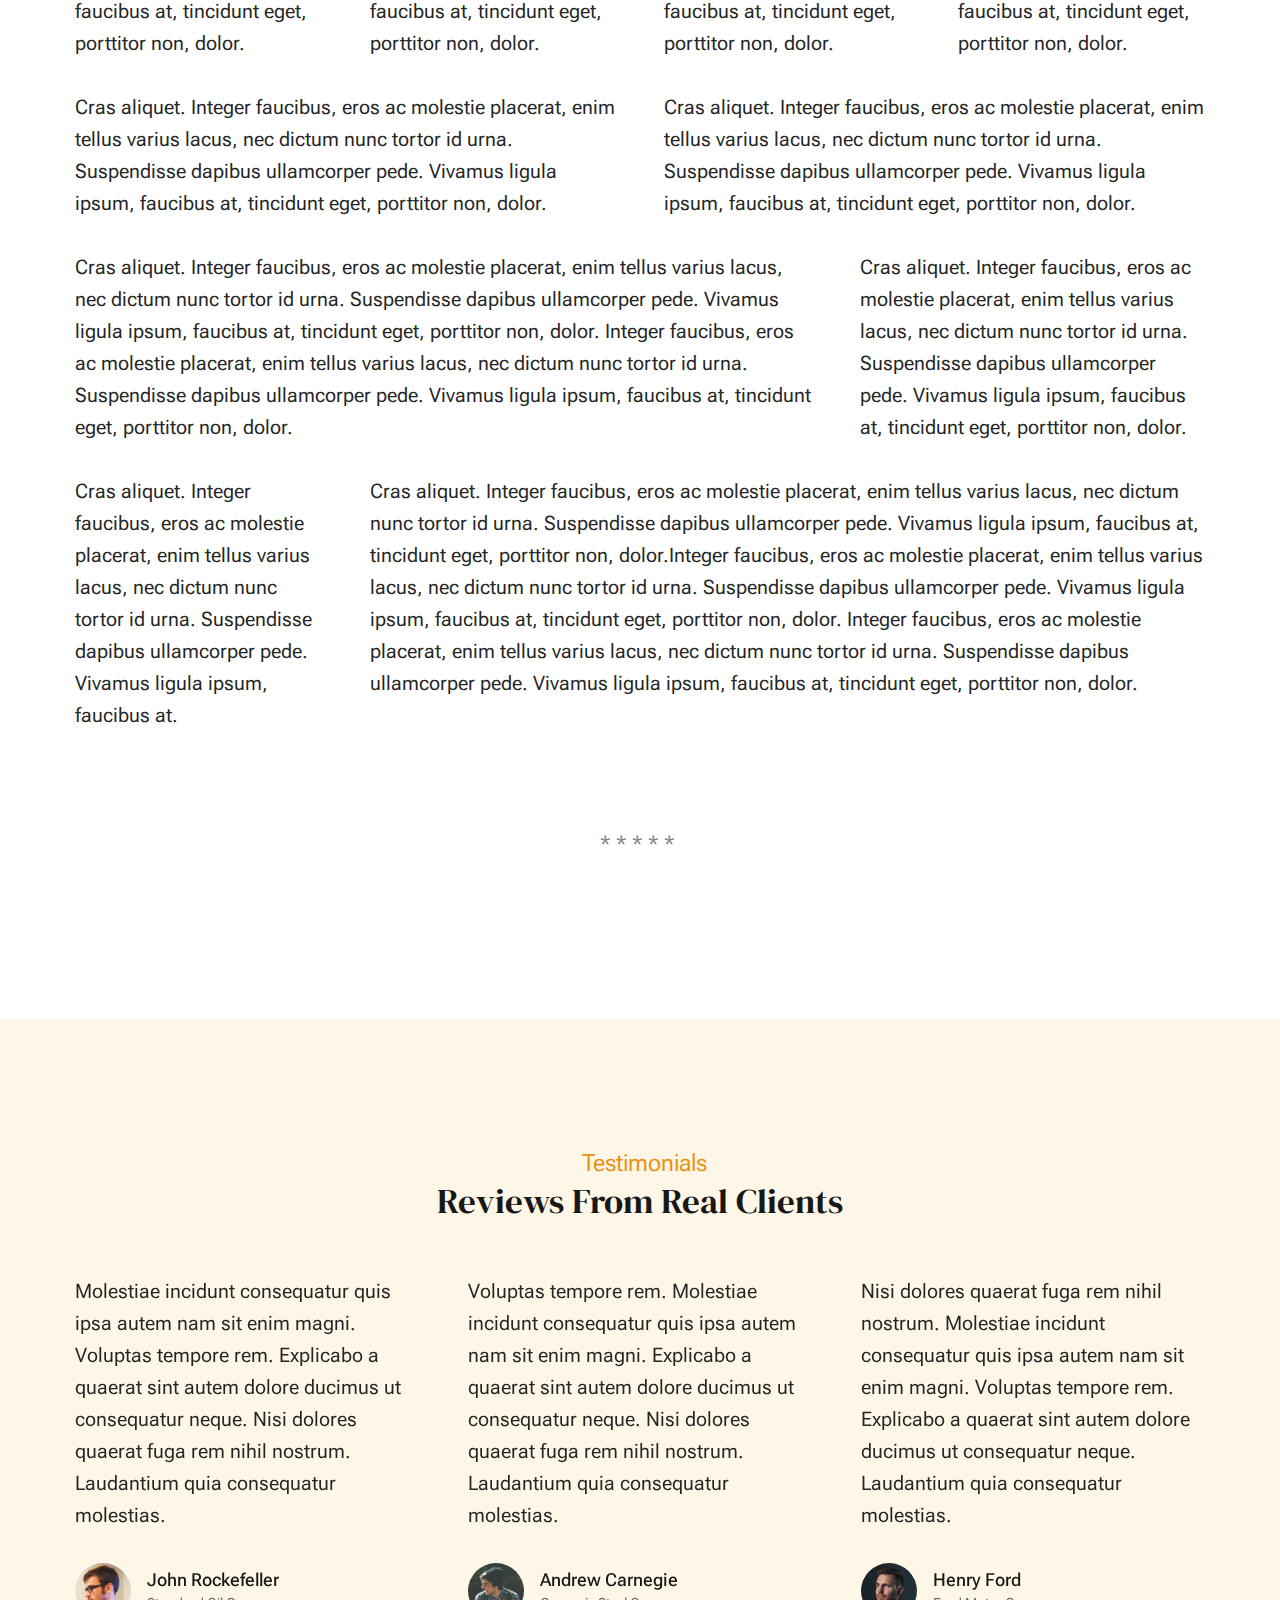
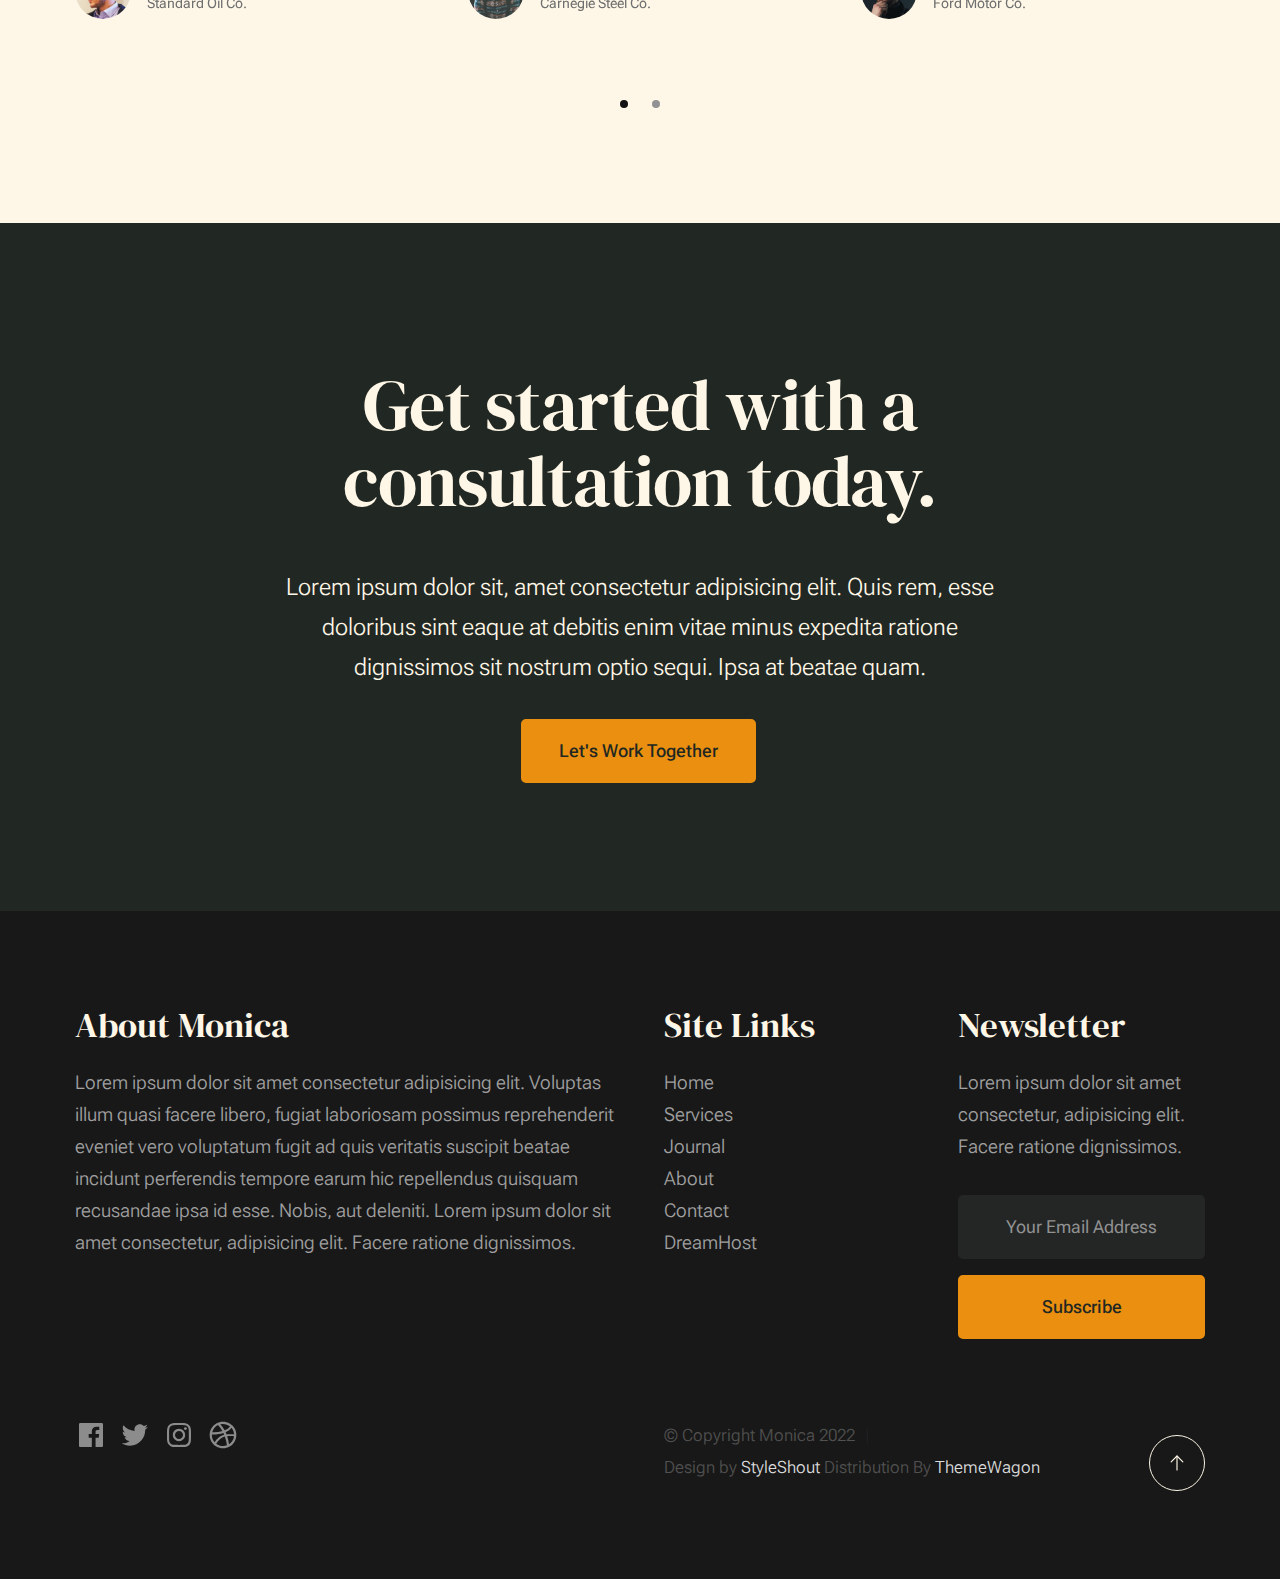
<file: styles.html>
<!DOCTYPE html>
<html lang="en" class="no-js" >
<head>

    <!--- basic page needs
    ================================================== -->
    <meta charset="utf-8">
    <meta name="viewport" content="width=device-width, initial-scale=1">
    <title>Styles - Monica</title>

    <script>
        document.documentElement.classList.remove('no-js');
        document.documentElement.classList.add('js');
    </script>

    <!-- CSS
    ================================================== -->
    <link rel="stylesheet" href="css/vendor.css">
    <link rel="stylesheet" href="css/styles.css">

    <!-- favicons
    ================================================== -->
    <link rel="apple-touch-icon" sizes="180x180" href="apple-touch-icon.png">
    <link rel="icon" type="image/png" sizes="32x32" href="favicon-32x32.png">
    <link rel="icon" type="image/png" sizes="16x16" href="favicon-16x16.png">
    <link rel="manifest" href="site.webmanifest">

</head>


<body id="top">


    <!-- preloader
    ================================================== -->
    <div id="preloader">
        <div id="loader" class="dots-fade">
            <div></div>
            <div></div>
            <div></div>
        </div>
    </div>


    <!-- page wrap
    ================================================== -->
    <div id="page" class="s-pagewrap">


        <!-- # site header 
        ================================================== -->
        <header class="s-header">

            <div class="row s-header__inner width-sixteen-col">

                <div class="s-header__block">
                    <div class="s-header__logo">
                        <a class="logo" href="index.html">
                            <img src="images/logo.svg" alt="Homepage">
                        </a>
                    </div>

                    <a class="s-header__menu-toggle" href="#0"><span>Menu</span></a>
                </div> <!-- end s-header__block -->

                <nav class="s-header__nav">
    
                    <ul class="s-header__menu-links">
                        <li><a href="about.html">About</a></li>
                        <li><a href="services.html">Services</a></li>
                        <li><a href="blog.html">Journal</a></li>
                        <li><a href="contact.html">Contact</a></li>
                    </ul> <!-- s-header__menu-links -->

                    <div class="s-header__contact">
                        <a href="contact.html" class="btn btn--primary s-header__contact-btn">Let's Work Together</a>                        
                    </div> <!-- s-header__contact -->
    
                </nav> <!-- end s-header__nav -->

            </div> <!-- end s-header__inner -->

        </header> <!-- end s-header -->


        <!-- # site main content
        ================================================== -->
        <section id="content" class="s-content">

               <section class="s-pageheader pageheader">
                    <div class="row">
                        <div class="column xl-12">
                            <h1 class="page-title">
                               Style Guide
                            </h1>                            
                        </div>
                    </div>
               </section> <!-- end pageheader --> 

               <section class="s-pagecontent pagecontent">

                    <div class="row row-x-center text-center">

                        <div class="column tab-12 xl-9">
            
                            <p class="lead">Lorem ipsum Officia elit ad tempor dolore est ex incididunt incididunt occaecat culpa deserunt 
                            sunt labore in cillum ullamco magna in Excepteur consequat in reprehenderit proident mollit incididunt officia commodo.
                            Duis ea officia sed dolor pariatur enim dolore dolore quis incididunt nulla exercitation commodo veniam et ea incididunt.
                            </p>
            
                            <hr>
                        </div>
            
                    </div> <!-- end row -->
            
                    <div class="row">
            
                        <div class="column mob-12 md-6 stack-on-900">
            
                            <h3>Paragraph and Image</h3>
            
                            <p><a href="#"><img width="120" height="120" class="u-pull-left" alt="sample-image" src="images/sample-image.jpg"></a>
                            Lorem ipsum dolor sit amet, consectetuer adipiscing elit. Donec libero. Suspendisse bibendum.Cras id urna. Morbi 
                            tincidunt, orci ac convallis aliquam, lectus turpis varius lorem, eu posuere nunc justo tempus leo. Donec mattis, 
                            purus nec placerat bibendum, dui pede condimentum odio, ac blandit ante orci ut diam. Cras fringilla magna. 
                            Phasellus suscipit, leo a pharetra condimentum, lorem tellus eleifend magna, eget fringilla velit magna id 
                            neque posuere nunc justo tempus leo. </p>
            
                            <p>
                            Lorem ipsum dolor sit amet, consectetuer adipiscing elit. Donec libero. Suspendisse bibendum. Cras id urna. 
                            Morbi tincidunt, orci ac convallis aliquam, lectus turpis varius lorem, eu posuere nunc justo tempus leo. 
                            Donec mattis, purus nec placerat bibendum, dui pede condimentumodio, ac blandit ante orci ut diam.	
                            </p>
            
                            <p>A <a href="#">link</a>,
                            <abbr title="this really isn't a very good description">abbrebation</abbr>,
                            <strong>strong text</strong>,
                            <em>em text</em>,
                            <del>deleted text</del>, and
                            <mark>this is a mark text.</mark>
                            <code>.code</code>
                            </p>
            
                        </div>
            
                        <div class="column mob-12 md-6">
            
                            <h3>Drop Caps</h3>
            
                            <p class="drop-cap">Far far away, behind the word mountains, far from the countries Vokalia and Consonantia,
                            there live the blind texts. Separated they live in Bookmarksgrove right at the coast of the
                            Semantics, a large language ocean. A small river named Duden flows by their place and supplies it with the 
                            necessary regelialia. Morbi tincidunt, orci ac convallis aliquam, lectus turpis varius lorem, 
                            euposuere nunc justo tempus leo. Donec mattis, purus nec placerat bibendum, dui pede condimentum odio, 
                            ac blandit ante orci ut diam. Cras fringilla magna. Phasellus suscipit, leo a pharetra condimentum, 
                            lorem tellus eleifend magna, eget fringilla velit magna id neque.
                            </p>
            
                            <h3>Small Print</h3>
            
                            <p><small>Lorem ipsum dolor sit amet, consectetuer adipiscing elit. Donec libero.</small></p>
                            
                    
            
                        </div>
            
                    </div> <!-- end row -->
            
                    <div class="row">
            
                        <div class="column xl-6 md-12">
            
                            <h3 class="u-add-bottom">Pull Quotes</h3>
            
                            <p>
                            Perspiciatis nemo unde et nobis modi consequatur officia amet. Ut enim 
                            tenetur provident maiores. Perspiciatis asperiores incidunt sequi 
                            quisquam. Enim aut. 
                            </p>
            
                            <figure class="pull-quote">
                                <blockquote>
                                    <p>
                                    When you look in the eyes of grace, when you meet grace, 
                                    when you embrace grace, when you see the nail prints in 
                                    grace’s hands and the fire in his eyes, when you feel his 
                                    relentless love for you - it will not motivate you to sin. 
                                    It will motivate you to righteousness.
                                    </p>
            
                                    <footer>
                                        <cite>Judah Smith</cite>
                                    </footer>
                                </blockquote>
                            </figure>
            
            
                        </div>
            
                        <div class="column xl-6 md-12">
            
                            <h3 class="h-add-bottom">Block Quotes</h3>
            
                            <blockquote cite="http://where-i-got-my-info-from.com">
                                <p>
                                For God so loved the world, that he gave his only Son, that whoever believes in 
                                him should not perish but have eternal life. For God did not send his Son into 
                                the world to condemn the world, but in order that the world might be 
                                saved through him.
                                </p>
            
                                <footer>
                                    <cite>
                                        <a href="#0">John 3:16-17 ESV</a>
                                    </cite>
                                </footer>
            
                            </blockquote>
            
                            <blockquote>
                                <p>There is a God-shaped vacuum in the heart of each man which cannot be satisfied 
                                by any created thing but only by God the Creator.</p>
            
                                <footer>
                                    <cite>Blaise Pascal</cite>
                                </footer>
            
                            </blockquote>
            
                        </div>
            
                    </div> <!-- end row -->
            
                    <div class="row u-add-half-bottom">
            
                        <div class="column xl-6 md-12">
            
                            <h3>Example Lists</h3>
            
                            <ol>
                                <li>Here is an example</li>
                                <li>of an ordered list.</li>
                                <li>A parent list item.
                                    <ul>
                                        <li>one</li>
                                        <li>two</li>
                                        <li>three</li>
                                    </ul>
                                    </li>
                                    <li>A list item.</li>
                                </ol>
            
                            <ul class="disc">
                                <li>Here is an example</li>
                                <li>of an unordered list.</li>
                            </ul>
            
                            <h3>Definition Lists</h3>
            
                            <h5>a) Multi-line Definitions (default) </h5>
            
                            <dl class="dictionary-style">
                                <dt><strong>This is a term</strong></dt>
                                    <dd>this is the definition of that term, which both live in a <code>dl</code>.</dd>
                                <dt><strong>Another Term</strong></dt>
                                    <dd>And it gets a definition too, which is this line</dd>
                                    <dd>This is a 2<sup>nd</sup> definition for a single term. A <code>dt</code> may be followed by multiple <code>dd</code>s.</dd>
                            </dl>
            
                            <h3 class="u-add-bottom">Skill Bars</h3>
            
                            <ul class="skill-bars">
                                <li>
                                <div class="progress percent90"><span>90%</span></div>
                                <strong>HTML</strong>
                                </li>
                                <li>
                                <div class="progress percent85"><span>85%</span></div>
                                <strong>CSS</strong>
                                </li>
                                <li>
                                <div class="progress percent70"><span>70%</span></div>
                                <strong>Javascript</strong>
                                </li>
                                <li>
                                <div class="progress percent95"><span>95%</span></div>
                                <strong>PHP</strong>
                                </li>
                                <li>
                                <div class="progress percent75"><span>75%</span></div>
                                <strong>Illustrator</strong>
                                </li>
                                <li>
                                <div class="progress percent90"><span>90%</span></div>
                                <strong>Figma</strong>
                                </li>
                            </ul>
            
                        </div>
            
                        <div class="column xl-6 md-12">
            
                            <h3 class="u-add-bottom">Buttons</h3>
            
                            <p>
                                <a class="btn btn--primary u-fullwidth" href="#0">Primary Button</a>
                                <a class="btn u-fullwidth" href="#0">Default Button</a>
                                <a class="btn btn--stroke u-fullwidth" href="#0">Stroke Button</a>
                            </p>
            
                            <h3>Stats Tabs</h3>
            
                            <ul class="stats-tabs">
                                <li><a href="#0">1,234 <em>Peter</em></a></li>
                                <li><a href="#0">567 <em>James</em></a></li>
                                <li><a href="#0">23,456 <em>John</em></a></li>
                                <li><a href="#0">3,456 <em>Andrew</em></a></li>
                                <li><a href="#0">456 <em>Philip</em></a></li>
                                <li><a href="#0">26 <em>Matthew</em></a></li>
                            </ul>
            
                            <h3 class="u-add-bottom">Code</h3>
            
<pre><code class="language-css">
    code {
    font-size: 1.4rem;
    margin: 0 .2rem;
    padding: .2rem .6rem;
    white-space: nowrap;
    background: #F1F1F1;
    border: 1px solid #E1E1E1;	
    border-radius: 3px;
    }
</code></pre>
            
                        </div>
            
                    </div> <!-- end row -->
            
                    <div class="row u-add-half-bottom">
            
                        <div class="column xl-6 md-12">
                                
                            <h1>H1 Heading Doloremque dolor voluptas est sequi omnis.</h1>
                            <p>Doloremque dolor voluptas est sequi omnis. Pariatur ut aut. Sed enim tempora qui veniam qui cum vel. 
                            Voluptas odit at vitae minima. In assumenda ut. Voluptatem totam impedit accusantium reiciendis excepturi aut qui accusamus praesentium.</p>
            
                            <h2>H2 Heading Doloremque dolor voluptas est sequi omnis.</h2>
                            <p>Doloremque dolor voluptas est sequi omnis. Pariatur ut aut. Sed enim tempora qui veniam qui cum vel. 
                            Voluptas odit at vitae minima. In assumenda ut. Voluptatem totam impedit accusantium reiciendis excepturi aut qui accusamus praesentium.</p>
            
                            <h3>H3 Heading Doloremque dolor voluptas est sequi omnis.</h3>
                            <p>Doloremque dolor voluptas est sequi omnis. Pariatur ut aut. Sed enim tempora qui veniam qui cum vel. 
                            Voluptas odit at vitae minima. In assumenda ut. Voluptatem totam impedit accusantium reiciendis excepturi aut qui accusamus praesentium.</p>
            
                            
                        </div>
            
                        <div class="column xl-6 md-12">
                            <h4>H4 Heading Doloremque dolor voluptas est sequi omnis.</h4>
                            <p>Doloremque dolor voluptas est sequi omnis. Pariatur ut aut. Sed enim tempora qui veniam qui cum vel. 
                            Voluptas odit at vitae minima. In assumenda ut. Voluptatem totam impedit accusantium reiciendis excepturi aut qui accusamus praesentium.</p>
            
                            <h5>H5 Heading Doloremque dolor voluptas est sequi omnis.</h5>
                            <p>Doloremque dolor voluptas est sequi omnis. Pariatur ut aut. Sed enim tempora qui veniam qui cum vel. 
                            Voluptas odit at vitae minima. In assumenda ut. Voluptatem totam impedit accusantium reiciendis excepturi aut qui accusamus praesentium.</p>
            
                            <h6>H6 Heading Doloremque dolor voluptas est sequi omnis.</h6>
                            <p>Doloremque dolor voluptas est sequi omnis. Pariatur ut aut. Sed enim tempora qui veniam qui cum vel. 
                            Voluptas odit at vitae minima. In assumenda ut. Voluptatem totam impedit accusantium reiciendis excepturi aut qui accusamus praesentium.</p>
                
                            
                        </div>
            
                    </div> <!-- end row -->
            
                    <div class="row u-add-half-bottom">
            
                        <div class="column xl-6 md-12">
            
                            <h3 class="u-add-bottom">Responsive Image</h3>
            
                            <figure>
                                <img src="images/wheel-500.jpg" 
                                srcset="images/wheel-1000.jpg 1000w, 
                                images/wheel-500.jpg 500w" 
                                sizes="(max-width: 1000px) 100vw, 1000px" alt="">
            
                                <figcaption>
                                    Here is some random picture.
                                </figcaption>
                            </figure>
            
                        </div>
            
                        <div class="column xl-6 md-12">
            
                            <h3 class="u-add-bottom">Responsive video</h3>
            
                            <div class="video-container">
                            <iframe src="https://player.vimeo.com/video/14592941?color=00a650&title=0&byline=0&portrait=0" width="500" height="281" frameborder="0" webkitallowfullscreen mozallowfullscreen allowfullscreen></iframe> 
                            </div>
            
                        </div>
                        
                    </div> <!-- end row -->
            
                    <div class="row u-add-bottom">
            
                        <div class="column xl-12">
            
                            <h3>Tables</h3>
                            <p>Be sure to use properly formed table markup with <code>&lt;thead&gt;</code> and <code>&lt;tbody&gt;</code> when building a <code>table</code>.</p>
            
                            <div class="table-responsive">
            
                                <table>
                                        <thead>
                                        <tr>
                                            <th>Name</th>
                                            <th>Age</th>
                                            <th>Sex</th>
                                            <th>Location</th>
                                        </tr>
                                        </thead>
                                        <tbody>
                                        <tr>
                                            <td>William J. Seymour</td>
                                            <td>34</td>
                                            <td>Male</td>
                                            <td>Azusa Street</td>
                                        </tr>
                                        <tr>
                                            <td>Jennie Evans Moore</td>
                                            <td>30</td>
                                            <td>Female</td>
                                            <td>Azusa Street</td>
                                        </tr>
                                        </tbody>
                                </table>
            
                            </div>
            
                        </div>
                        
                    </div> <!-- end row -->
            
                    <div class="row">
            
                        <div class="column xl-12">
                            <h3>Pagination</h3>
            
                            <nav class="pgn">
                                <ul>
                                    <li>
                                        <a class="pgn__prev" href="#0">
                                            <svg xmlns="http://www.w3.org/2000/svg" width="24" height="24" viewBox="0 0 24 24"><path d="M12.707 17.293L8.414 13H18v-2H8.414l4.293-4.293-1.414-1.414L4.586 12l6.707 6.707z"/></svg>
                                        </a>
                                    </li>
                                    <li><a class="pgn__num" href="#0">1</a></li>
                                    <li><span class="pgn__num current">2</span></li>
                                    <li><a class="pgn__num" href="#0">3</a></li>
                                    <li><a class="pgn__num" href="#0">4</a></li>
                                    <li><a class="pgn__num" href="#0">5</a></li>
                                    <li><span class="pgn__num dots">…</span></li>
                                    <li><a class="pgn__num" href="#0">8</a></li>
                                    <li>
                                        <a class="pgn__next" href="#0">
                                            <svg xmlns="http://www.w3.org/2000/svg" width="24" height="24" viewBox="0 0 24 24"><path d="M11.293 17.293l1.414 1.414L19.414 12l-6.707-6.707-1.414 1.414L15.586 11H6v2h9.586z"/></svg>
                                        </a>
                                    </li>
                                </ul>
                            </nav>
                        </div>
            
                    </div> <!-- end row -->
            
                    <div class="row">
            
                        <div class="column xl-6 md-12">
            
                            <h3 class="u-add-bottom">Form Styles</h3>
            
                            <form>
                                <div>
                                    <label for="sampleInput">Your email</label>
                                    <input class="u-fullwidth" type="email" placeholder="test@mailbox.com" id="sampleInput">
                                </div>
                                <div>
                                    <label for="sampleRecipientInput">Reason for contacting</label>
                                    <div class="ss-custom-select">
                                        <select class="u-fullwidth" id="sampleRecipientInput">
                                            <option value="Option 1">Questions</option>
                                            <option value="Option 2">Report</option>
                                            <option value="Option 3">Others</option>
                                        </select>
                                    </div>
                                </div>
                                
                                <label for="exampleMessage">Message</label>
                                <textarea class="u-fullwidth" placeholder="Your message" id="exampleMessage"></textarea>
            
                                <label class="u-add-bottom">
                                    <input type="checkbox">
                                    <span class="label-text">Send a copy to yourself</span>
                                </label>
                            
                                <input class="btn--primary u-fullwidth" type="submit" value="Submit">
                            </form>
            
                        </div>
            
                        <div class="column xl-6 md-12">
            
                            <h3>Alert Boxes</h3>
            
                            <br>
                            
                            <div class="alert-box alert-box--error">
                                <p>Error Message. Your Message Goes Here.</p>
                                <span class="alert-box__close"></span>
                            </div><!-- end error -->
                                    
                            <div class="alert-box alert-box--success">
                                <p>Success Message. Your Message Goes Here.</p>
                                <span class="alert-box__close"></span>
                            </div><!-- end success -->
                                    
                            <div class="alert-box alert-box--info">
                                <p>Info Message. Your Message Goes Here.</p>
                                <span class="alert-box__close"></span>
                            </div><!-- end info -->
                                    
                            <div class="alert-box alert-box--notice">
                                <p>Notice Message. Your Message Goes Here.</p>
                                <span class="alert-box__close"></span>
                            </div><!-- end notice -->
                        
                        </div>
            
                    </div> <!-- end row -->
            
                    <div class="row">
            
                        <div class="xl-12 column">
                        <h3 class="half-bottom">Grid Columns</h3>
                        </div>
            
                    </div> <!-- Row End-->
            
                    <!--<h4>1/3 Columns</h4>  -->
            
                    <div class="row">
            
                        <div class="xl-4 md-12 column">
                            <p>
                            Cras aliquet. Integer faucibus, eros ac molestie placerat, enim tellus varius lacus,
                            nec dictum nunc tortor id urna. Suspendisse dapibus ullamcorper pede. Vivamus ligula ipsum,
                            faucibus at, tincidunt eget, porttitor non, dolor. 
                            </p>
                        </div>
            
                        <div class="xl-4 md-12 column">
                            <p>
                            Cras aliquet. Integer faucibus, eros ac molestie placerat, enim tellus varius lacus,
                            nec dictum nunc tortor id urna. Suspendisse dapibus ullamcorper pede. Vivamus ligula ipsum,
                            faucibus at, tincidunt eget, porttitor non, dolor. 
                            </p>
                        </div>
            
                        <div class="xl-4 md-12 column">
                            <p>
                            Cras aliquet. Integer faucibus, eros ac molestie placerat, enim tellus varius lacus,
                            nec dictum nunc tortor id urna. Suspendisse dapibus ullamcorper pede. Vivamus ligula ipsum,
                            faucibus at, tincidunt eget, porttitor non, dolor. 
                            </p>
                        </div>
            
                    </div>
            
                    <!--<h4>1/4 Columns</h4>  -->
            
                    <div class="row">
            
                        <div class="xl-3 md-6 tab-12 column">
                            <p>
                            Cras aliquet. Integer faucibus, eros ac molestie placerat, enim tellus varius lacus,
                            nec dictum nunc tortor id urna. Suspendisse dapibus ullamcorper pede. Vivamus ligula ipsum,
                            faucibus at, tincidunt eget, porttitor non, dolor. 
                            </p>
                        </div>
            
                        <div class="xl-3 md-6 tab-12 column">
                            <p>
                            Cras aliquet. Integer faucibus, eros ac molestie placerat, enim tellus varius lacus,
                            nec dictum nunc tortor id urna. Suspendisse dapibus ullamcorper pede. Vivamus ligula ipsum,
                            faucibus at, tincidunt eget, porttitor non, dolor. 
                            </p>
                        </div>
            
                        <div class="xl-3 md-6 tab-12 column">
                            <p>
                            Cras aliquet. Integer faucibus, eros ac molestie placerat, enim tellus varius lacus,
                            nec dictum nunc tortor id urna. Suspendisse dapibus ullamcorper pede. Vivamus ligula ipsum,
                            faucibus at, tincidunt eget, porttitor non, dolor. 
                            </p>
                        </div>
            
                        <div class="xl-3 md-6 tab-12 column">
                            <p>
                            Cras aliquet. Integer faucibus, eros ac molestie placerat, enim tellus varius lacus,
                            nec dictum nunc tortor id urna. Suspendisse dapibus ullamcorper pede. Vivamus ligula ipsum,
                            faucibus at, tincidunt eget, porttitor non, dolor. 
                            </p>
                        </div>
            
                    </div>
            
                    <!--<h4>1/2 Columns</h4>  -->
            
                    <div class="row">
            
                        <div class="xl-6 tab-12 column">
                            <p>
                            Cras aliquet. Integer faucibus, eros ac molestie placerat, enim tellus varius lacus,
                            nec dictum nunc tortor id urna. Suspendisse dapibus ullamcorper pede. Vivamus ligula ipsum,
                            faucibus at, tincidunt eget, porttitor non, dolor. 
                            </p>
                        </div>
            
                        <div class="xl-6 tab-12 column">
                            <p>
                            Cras aliquet. Integer faucibus, eros ac molestie placerat, enim tellus varius lacus,
                            nec dictum nunc tortor id urna. Suspendisse dapibus ullamcorper pede. Vivamus ligula ipsum,
                            faucibus at, tincidunt eget, porttitor non, dolor. 
                            </p>
                        </div>
            
                    </div>
            
                    <!--<h4>2/3 Columns</h4>  -->
            
                    <div class="row">
            
                        <div class="xl-8 md-7 tab-12 column">
                            <p>
                            Cras aliquet. Integer faucibus, eros ac molestie placerat, enim tellus varius lacus,
                            nec dictum nunc tortor id urna. Suspendisse dapibus ullamcorper pede. Vivamus ligula ipsum,
                            faucibus at, tincidunt eget, porttitor non, dolor. Integer faucibus, eros ac molestie placerat, enim tellus varius lacus,
                            nec dictum nunc tortor id urna. Suspendisse dapibus ullamcorper pede. Vivamus ligula ipsum,
                            faucibus at, tincidunt eget, porttitor non, dolor.
                            </p>
                        </div>
            
                        <div class="xl-4 md-5 tab-12 column">
                            <p>
                            Cras aliquet. Integer faucibus, eros ac molestie placerat, enim tellus varius lacus,
                            nec dictum nunc tortor id urna. Suspendisse dapibus ullamcorper pede. Vivamus ligula ipsum,
                            faucibus at, tincidunt eget, porttitor non, dolor. 
                            </p>
                        </div>
            
                    </div>
            
                    <!--<h4>3/4 Columns</h4>  -->
            
                    <div class="row">
            
                        <div class="xl-3 md-5 tab-12 column">
                            <p>
                            Cras aliquet. Integer faucibus, eros ac molestie placerat, enim tellus varius lacus,
                            nec dictum nunc tortor id urna. Suspendisse dapibus ullamcorper pede. Vivamus ligula ipsum,
                            faucibus at. 
                            </p>
                        </div>
            
                        <div class="xl-9 md-7 tab-12 column">
                            <p>
                            Cras aliquet. Integer faucibus, eros ac molestie placerat, enim tellus varius lacus,
                            nec dictum nunc tortor id urna. Suspendisse dapibus ullamcorper pede. Vivamus ligula ipsum,
                            faucibus at, tincidunt eget, porttitor non, dolor.Integer faucibus, eros ac molestie placerat, enim tellus varius lacus,
                            nec dictum nunc tortor id urna. Suspendisse dapibus ullamcorper pede. Vivamus ligula ipsum,
                            faucibus at, tincidunt eget, porttitor non, dolor. Integer faucibus, eros ac molestie placerat, enim tellus varius lacus,
                            nec dictum nunc tortor id urna. Suspendisse dapibus ullamcorper pede. Vivamus ligula ipsum,
                            faucibus at, tincidunt eget, porttitor non, dolor.
                            </p>
                        </div>
            
                    </div> 
            
                    <hr class="fancy">

               </section> <!-- pagecontent -->

               <section class="s-testimonials">

                    <div class="s-testimonials__header row row-x-center text-center">
                        <div class="column xl-8 lg-12">
        
                            <p class="text-pretitle">
                            Testimonials
                            </p>
                            <h3>
                            Reviews From Real Clients
                            </h3>                        
        
                        </div>
                    </div> <!--end s-testimonials__header -->

                    <div class="row s-testimonials__content">
                        <div class="column xl-12 testimonials">

                            <div class="swiper-container testimonials__slider page-slider">

                                <div class="swiper-wrapper">
                                    <div class="testimonials__slide swiper-slide">
                                        <p>
                                        Molestiae incidunt consequatur quis ipsa autem nam sit enim magni. Voluptas tempore rem. 
                                        Explicabo a quaerat sint autem dolore ducimus ut consequatur neque. Nisi dolores quaerat fuga rem nihil nostrum.
                                        Laudantium quia consequatur molestias.
                                        </p>
                                        <div class="testimonials__author">
                                            <img src="images/avatars/user-01.jpg" alt="Author image" class="testimonials__avatar">
                                            <cite class="testimonials__cite">
                                                <strong>John Rockefeller</strong>
                                                <span>Standard Oil Co.</span>
                                            </cite>
                                        </div>
                                    </div>
                                    <div class="testimonials__slide swiper-slide">
                                        <p>
                                        Voluptas tempore rem. Molestiae incidunt consequatur quis ipsa autem nam sit enim magni. 
                                        Explicabo a quaerat sint autem dolore ducimus ut consequatur neque. Nisi dolores quaerat fuga rem nihil nostrum.
                                        Laudantium quia consequatur molestias.
                                        </p>
                                        <div class="testimonials__author">
                                            <img src="images/avatars/user-04.jpg" alt="Author image" class="testimonials__avatar">
                                            <cite class="testimonials__cite">
                                                <strong>Andrew Carnegie</strong>
                                                <span>Carnegie Steel Co.</span>
                                            </cite>
                                        </div>
                                    </div>
                                    <div class="testimonials__slide swiper-slide">
                                        <p>
                                        Nisi dolores quaerat fuga rem nihil nostrum. Molestiae incidunt consequatur quis ipsa autem nam sit enim magni. 
                                        Voluptas tempore rem. Explicabo a quaerat sint autem dolore ducimus ut consequatur neque. 
                                        Laudantium quia consequatur molestias.
                                        </p>
                                        <div class="testimonials__author">
                                            <img src="images/avatars/user-06.jpg" alt="Author image" class="testimonials__avatar">
                                            <cite class="testimonials__cite">
                                                <strong>Henry Ford</strong>
                                                <span>Ford Motor Co.</span>
                                            </cite>
                                        </div>
                                    </div>
                                    <div class="testimonials__slide swiper-slide">
                                        <p>
                                        Molestiae incidunt consequatur quis ipsa autem nam sit enim magni. Voluptas tempore rem. 
                                        Explicabo a quaerat sint autem dolore ducimus ut consequatur neque. Nisi dolores quaerat fuga rem nihil nostrum.
                                        Laudantium quia consequatur molestias.
                                        </p>
                                        <div class="testimonials__author">
                                            <img src="images/avatars/user-02.jpg" alt="Author image" class="testimonials__avatar">
                                            <cite class="testimonials__cite">
                                                <strong>John Morgan</strong>
                                                <span>JP Morgan & Co.</span>
                                            </cite>
                                        </div>
                                    </div> 
                                </div> <!-- end swiper-wrapper --> 

                                <div class="swiper-pagination"></div>

                            </div> <!--end testimonials__slider --> 

                        </div> <!-- testimonials -->
                    </div> <!--end s-testimonials__content -->

               </section> <!-- end s-testimonials -->

        </section> <!-- s-content-->

        <!-- # cta
        ================================================== -->
        <section id="cta" class="s-cta">

            <div class="row row-x-center text-center">
                <div class="column xl-8 lg-12">

                    <div class="s-cta__content">
                        <h2 class="text-display-title">
                        Get started with a consultation today.
                        </h2>
                        <p class="lead">
                        Lorem ipsum dolor sit, amet consectetur adipisicing elit. Quis rem, esse doloribus sint eaque at debitis enim vitae minus expedita ratione dignissimos sit nostrum optio sequi. Ipsa at beatae quam.
                        </p>
                        <a href="contact.html" class="btn btn--primary">Let's Work Together</a>
                    </div>

                </div>
            </div>

        </section> <!-- end s-cta -->


        <!-- # footer 
        ================================================== -->
        <footer class="s-footer">
            <div class="row s-footer__content">
                <div class="column xl-6 lg-6 md-12 s-footer__block s-footer__about">                    
                    <h3>About Monica</h3>
                    <p>
                    Lorem ipsum dolor sit amet consectetur adipisicing elit. Voluptas illum quasi facere libero, 
                    fugiat laboriosam possimus reprehenderit eveniet vero voluptatum fugit ad quis veritatis suscipit beatae 
                    incidunt perferendis tempore earum hic repellendus quisquam recusandae ipsa id esse. Nobis, aut deleniti.
                    Lorem ipsum dolor sit amet consectetur, adipisicing elit. Facere ratione dignissimos.
                    </p>               
                </div>                
                <div class="column xl-3 lg-6 md-12 s-footer__block s-footer__site-links">
                    <h3>Site Links</h3>
                    <ul class="link-list">
                        <li><a href="index.html">Home</a></li>
                        <li><a href="services.html">Services</a></li>
                        <li><a href="blog.html">Journal</a></li>
                        <li><a href="about.html">About</a></li>
                        <li><a href="contact.html">Contact</a></li>
                        <li><a href="https://www.dreamhost.com/r.cgi?287326">DreamHost</a></li>
                    </ul>
                </div>
                <div class="column xl-3 lg-6 md-12 tab-12 s-footer__block s-footer__newsletter">
                    <h3>Newsletter</h3>

                    <p>
                    Lorem ipsum dolor sit amet consectetur, adipisicing elit. Facere ratione dignissimos.
                    </p>

                    <div class="subscribe-form">
                        <form id="mc-form" class="mc-form">
                            <input type="email" name="EMAIL" id="mce-EMAIL" class="u-fullwidth text-center" placeholder="Your Email Address" title="The domain portion of the email address is invalid (the portion after the @)." pattern="^([^\x00-\x20\x22\x28\x29\x2c\x2e\x3a-\x3c\x3e\x40\x5b-\x5d\x7f-\xff]+|\x22([^\x0d\x22\x5c\x80-\xff]|\x5c[\x00-\x7f])*\x22)(\x2e([^\x00-\x20\x22\x28\x29\x2c\x2e\x3a-\x3c\x3e\x40\x5b-\x5d\x7f-\xff]+|\x22([^\x0d\x22\x5c\x80-\xff]|\x5c[\x00-\x7f])*\x22))*\x40([^\x00-\x20\x22\x28\x29\x2c\x2e\x3a-\x3c\x3e\x40\x5b-\x5d\x7f-\xff]+|\x5b([^\x0d\x5b-\x5d\x80-\xff]|\x5c[\x00-\x7f])*\x5d)(\x2e([^\x00-\x20\x22\x28\x29\x2c\x2e\x3a-\x3c\x3e\x40\x5b-\x5d\x7f-\xff]+|\x5b([^\x0d\x5b-\x5d\x80-\xff]|\x5c[\x00-\x7f])*\x5d))*(\.\w{2,})+$" required>
                            <input type="submit" name="subscribe" value="Subscribe" class="btn btn--primary btn--small u-fullwidth">
                            <!-- <div style="position: absolute; left: -5000px;" aria-hidden="true"><input type="text" name="b_cdb7b577e41181934ed6a6a44_9a91cfe7b3" tabindex="-1" value=""></div> -->
                            <div class="mc-status"></div>
                        </form>
                    </div>
                </div>
            </div>    
            
            <div class="row s-footer__bottom">
                <div class="column xl-6 lg-12">
                    <ul class="s-footer__social social-list">
                        <li>
                            <a href="#0">
                                <svg xmlns="http://www.w3.org/2000/svg" width="24" height="24" viewBox="0 0 24 24" style="fill:rgba(0, 0, 0, 1);transform:;-ms-filter:"><path d="M20,3H4C3.447,3,3,3.448,3,4v16c0,0.552,0.447,1,1,1h8.615v-6.96h-2.338v-2.725h2.338v-2c0-2.325,1.42-3.592,3.5-3.592 c0.699-0.002,1.399,0.034,2.095,0.107v2.42h-1.435c-1.128,0-1.348,0.538-1.348,1.325v1.735h2.697l-0.35,2.725h-2.348V21H20 c0.553,0,1-0.448,1-1V4C21,3.448,20.553,3,20,3z"></path></svg>
                                <span class="u-screen-reader-text">Facebook</span>
                            </a>
                        </li>
                        <li>
                            <a href="#0">
                                <svg xmlns="http://www.w3.org/2000/svg" width="24" height="24" viewBox="0 0 24 24" style="fill:rgba(0, 0, 0, 1);transform:;-ms-filter:"><path d="M19.633,7.997c0.013,0.175,0.013,0.349,0.013,0.523c0,5.325-4.053,11.461-11.46,11.461c-2.282,0-4.402-0.661-6.186-1.809 c0.324,0.037,0.636,0.05,0.973,0.05c1.883,0,3.616-0.636,5.001-1.721c-1.771-0.037-3.255-1.197-3.767-2.793 c0.249,0.037,0.499,0.062,0.761,0.062c0.361,0,0.724-0.05,1.061-0.137c-1.847-0.374-3.23-1.995-3.23-3.953v-0.05 c0.537,0.299,1.16,0.486,1.82,0.511C3.534,9.419,2.823,8.184,2.823,6.787c0-0.748,0.199-1.434,0.548-2.032 c1.983,2.443,4.964,4.04,8.306,4.215c-0.062-0.3-0.1-0.611-0.1-0.923c0-2.22,1.796-4.028,4.028-4.028 c1.16,0,2.207,0.486,2.943,1.272c0.91-0.175,1.782-0.512,2.556-0.973c-0.299,0.935-0.936,1.721-1.771,2.22 c0.811-0.088,1.597-0.312,2.319-0.624C21.104,6.712,20.419,7.423,19.633,7.997z"></path></svg>
                                <span class="u-screen-reader-text">Twitter</span>
                            </a>
                        </li>
                        <li>
                            <a href="#0">
                                <svg xmlns="http://www.w3.org/2000/svg" width="24" height="24" viewBox="0 0 24 24" style="fill:rgba(0, 0, 0, 1);transform:;-ms-filter:"><path d="M11.999,7.377c-2.554,0-4.623,2.07-4.623,4.623c0,2.554,2.069,4.624,4.623,4.624c2.552,0,4.623-2.07,4.623-4.624 C16.622,9.447,14.551,7.377,11.999,7.377L11.999,7.377z M11.999,15.004c-1.659,0-3.004-1.345-3.004-3.003 c0-1.659,1.345-3.003,3.004-3.003s3.002,1.344,3.002,3.003C15.001,13.659,13.658,15.004,11.999,15.004L11.999,15.004z"></path><circle cx="16.806" cy="7.207" r="1.078"></circle><path d="M20.533,6.111c-0.469-1.209-1.424-2.165-2.633-2.632c-0.699-0.263-1.438-0.404-2.186-0.42 c-0.963-0.042-1.268-0.054-3.71-0.054s-2.755,0-3.71,0.054C7.548,3.074,6.809,3.215,6.11,3.479C4.9,3.946,3.945,4.902,3.477,6.111 c-0.263,0.7-0.404,1.438-0.419,2.186c-0.043,0.962-0.056,1.267-0.056,3.71c0,2.442,0,2.753,0.056,3.71 c0.015,0.748,0.156,1.486,0.419,2.187c0.469,1.208,1.424,2.164,2.634,2.632c0.696,0.272,1.435,0.426,2.185,0.45 c0.963,0.042,1.268,0.055,3.71,0.055s2.755,0,3.71-0.055c0.747-0.015,1.486-0.157,2.186-0.419c1.209-0.469,2.164-1.424,2.633-2.633 c0.263-0.7,0.404-1.438,0.419-2.186c0.043-0.962,0.056-1.267,0.056-3.71s0-2.753-0.056-3.71C20.941,7.57,20.801,6.819,20.533,6.111z M19.315,15.643c-0.007,0.576-0.111,1.147-0.311,1.688c-0.305,0.787-0.926,1.409-1.712,1.711c-0.535,0.199-1.099,0.303-1.67,0.311 c-0.95,0.044-1.218,0.055-3.654,0.055c-2.438,0-2.687,0-3.655-0.055c-0.569-0.007-1.135-0.112-1.669-0.311 c-0.789-0.301-1.414-0.923-1.719-1.711c-0.196-0.534-0.302-1.099-0.311-1.669c-0.043-0.95-0.053-1.218-0.053-3.654 c0-2.437,0-2.686,0.053-3.655c0.007-0.576,0.111-1.146,0.311-1.687c0.305-0.789,0.93-1.41,1.719-1.712 c0.534-0.198,1.1-0.303,1.669-0.311c0.951-0.043,1.218-0.055,3.655-0.055c2.437,0,2.687,0,3.654,0.055 c0.571,0.007,1.135,0.112,1.67,0.311c0.786,0.303,1.407,0.925,1.712,1.712c0.196,0.534,0.302,1.099,0.311,1.669 c0.043,0.951,0.054,1.218,0.054,3.655c0,2.436,0,2.698-0.043,3.654H19.315z"></path></svg>
                                <span class="u-screen-reader-text">Instagram</span>
                            </a>
                        </li>
                        <li>
                            <a href="#0">
                                <svg xmlns="http://www.w3.org/2000/svg" width="24" height="24" viewBox="0 0 24 24" style="fill: rgba(0, 0, 0, 1);transform: ;msFilter:;"><path d="M20.66 6.98a9.932 9.932 0 0 0-3.641-3.64C15.486 2.447 13.813 2 12 2s-3.486.447-5.02 1.34c-1.533.893-2.747 2.107-3.64 3.64S2 10.187 2 12s.446 3.487 1.34 5.02a9.924 9.924 0 0 0 3.641 3.64C8.514 21.553 10.187 22 12 22s3.486-.447 5.02-1.34a9.932 9.932 0 0 0 3.641-3.64C21.554 15.487 22 13.813 22 12s-.446-3.487-1.34-5.02zM12 3.66c2 0 3.772.64 5.32 1.919-.92 1.174-2.286 2.14-4.1 2.9-1.002-1.813-2.088-3.327-3.261-4.54A7.715 7.715 0 0 1 12 3.66zM5.51 6.8a8.116 8.116 0 0 1 2.711-2.22c1.212 1.201 2.325 2.7 3.34 4.5-2 .6-4.114.9-6.341.9-.573 0-1.006-.013-1.3-.04A8.549 8.549 0 0 1 5.51 6.8zM3.66 12c0-.054.003-.12.01-.2.007-.08.01-.146.01-.2.254.014.641.02 1.161.02 2.666 0 5.146-.367 7.439-1.1.187.373.381.793.58 1.26-1.32.293-2.674 1.006-4.061 2.14S6.4 16.247 5.76 17.5c-1.4-1.587-2.1-3.42-2.1-5.5zM12 20.34c-1.894 0-3.594-.587-5.101-1.759.601-1.187 1.524-2.322 2.771-3.401 1.246-1.08 2.483-1.753 3.71-2.02a29.441 29.441 0 0 1 1.56 6.62 8.166 8.166 0 0 1-2.94.56zm7.08-3.96a8.351 8.351 0 0 1-2.58 2.621c-.24-2.08-.7-4.107-1.379-6.081.932-.066 1.765-.1 2.5-.1.799 0 1.686.034 2.659.1a8.098 8.098 0 0 1-1.2 3.46zm-1.24-5c-1.16 0-2.233.047-3.22.14a27.053 27.053 0 0 0-.68-1.62c2.066-.906 3.532-2.006 4.399-3.3 1.2 1.414 1.854 3.027 1.96 4.84-.812-.04-1.632-.06-2.459-.06z"></path></svg>
                                <span class="u-screen-reader-text">Dribbble</span>
                            </a>
                        </li>
                    </ul> <!-- end s-footer__social -->
                </div>
                <div class="column xl-6 lg-12">
                    <p class="ss-copyright">
                        <span>© Copyright Monica 2022</span> 
                        <span>Design by <a href="https://www.styleshout.com/">StyleShout</a> Distribution By <a href="https://themewagon.com">ThemeWagon</a></span>
                    </p>
                </div>

                <div class="ss-go-top">
                    <a class="smoothscroll" title="Back to Top" href="#top">
                        <svg xmlns="http://www.w3.org/2000/svg" viewBox="0 0 24 24" width="36" height="36" fill="none" stroke="#ffffff" stroke-width="1" stroke-linecap="round" stroke-linejoin="round">&lt;!--!  Atomicons Free 1.00 by @atisalab License - https://atomicons.com/license/ (Icons: CC BY 4.0) Copyright 2021 Atomicons --&gt;<polyline points="17 11 12 6 7 11"></polyline><line x1="12" y1="18" x2="12" y2="6"></line></svg>
                    </a>
                </div> <!-- end ss-go-top -->
            </div>
            
        </footer> <!-- end s-footer -->

    </div> <!-- end page-wrap -->

    <!-- Java Script
    ================================================== -->
    <script src="js/plugins.js"></script>
    <script src="js/main.js"></script>

</body>
</html>
</file>
<file: monica-1.0.0/css/vendor.css>
/* ===================================================================
 * Monica Third-party Stylesheets
 * Template Ver. 1.0.0
 * 12-13-2022
 * -------------------------------------------------------------------
 *
 * TOC:
 * # PrismJS
 * # Swiper
 *
 * ------------------------------------------------------------------- */


/* ===================================================================
 * # PrismJS 1.20.0
 *   https://prismjs.com/download.html#themes=prism-okaidia&languages=markup+css+clike+javascript+markup-templating+php 
 *   
 *   okaidia theme for JavaScript, CSS and HTML
 *   Loosely based on Monokai textmate theme by http://www.monokai.nl/
 *   @author ocodia
 * ------------------------------------------------------------------- */
code[class*=language-],
pre[class*=language-] {
  color          : #f8f8f2;
  background     : none;
  text-shadow    : 0 1px rgba(0, 0, 0, 0.3);
  font-family    : var(--font-mono);
  font-size      : calc(var(--text-size) * 0.9444);
  text-align     : left;
  white-space    : pre;
  word-spacing   : normal;
  word-break     : normal;
  word-wrap      : normal;
  line-height    : var(--vspace-1);
  -moz-tab-size  : 4;
  -o-tab-size    : 4;
  tab-size       : 4;
  -webkit-hyphens: none;
  -ms-hyphens    : none;
  hyphens        : none;
}

/* Code blocks */
pre[class*=language-] {
  padding : var(--vspace-0_5) 0 var(--vspace-1);
  margin  : var(--vspace-1) 0;
  overflow: auto;
}

:not(pre)>code[class*=language-],
pre[class*=language-] {
  background: #272822;
}

/* Inline code */
:not(pre)>code[class*=language-] {
  padding    : 0.1em;
  white-space: normal;
}

.token.comment,
.token.prolog,
.token.doctype,
.token.cdata {
  color: slategray;
}

.token.punctuation {
  color: #f8f8f2;
}

.token.namespace {
  opacity: 0.7;
}

.token.property,
.token.tag,
.token.constant,
.token.symbol,
.token.deleted {
  color: #f92672;
}

.token.boolean,
.token.number {
  color: #ae81ff;
}

.token.selector,
.token.attr-name,
.token.string,
.token.char,
.token.builtin,
.token.inserted {
  color: #a6e22e;
}

.token.operator,
.token.entity,
.token.url,
.language-css .token.string,
.style .token.string,
.token.variable {
  color: #f8f8f2;
}

.token.atrule,
.token.attr-value,
.token.function,
.token.class-name {
  color: #e6db74;
}

.token.keyword {
  color: #66d9ef;
}

.token.regex,
.token.important {
  color: #fd971f;
}

.token.important,
.token.bold {
  font-weight: bold;
}

.token.italic {
  font-style: italic;
}

.token.entity {
  cursor: help;
}



/* ===================================================================
 * # Swiper 6.4.5
 *   Most modern mobile touch slider and framework with hardware accelerated transitions
 *   https://swiperjs.com
 *
 *   Copyright 2014-2020 Vladimir Kharlampidi
 *
 *   Released under the MIT License
 *
 *   Released on: December 18, 2020
 * ------------------------------------------------------------------- */
@font-face {
  font-family: "swiper-icons";
  src        : url("data:application/font-woff;charset=utf-8;base64, [base64]//wADZ2x5ZgAAAywAAADMAAAD2MHtryVoZWFkAAABbAAAADAAAAA2E2+eoWhoZWEAAAGcAAAAHwAAACQC9gDzaG10eAAAAigAAAAZAAAArgJkABFsb2NhAAAC0AAAAFoAAABaFQAUGG1heHAAAAG8AAAAHwAAACAAcABAbmFtZQAAA/gAAAE5AAACXvFdBwlwb3N0AAAFNAAAAGIAAACE5s74hXjaY2BkYGAAYpf5Hu/j+W2+MnAzMYDAzaX6QjD6/4//Bxj5GA8AuRwMYGkAPywL13jaY2BkYGA88P8Agx4j+/8fQDYfA1AEBWgDAIB2BOoAeNpjYGRgYNBh4GdgYgABEMnIABJzYNADCQAACWgAsQB42mNgYfzCOIGBlYGB0YcxjYGBwR1Kf2WQZGhhYGBiYGVmgAFGBiQQkOaawtDAoMBQxXjg/wEGPcYDDA4wNUA2CCgwsAAAO4EL6gAAeNpj2M0gyAACqxgGNWBkZ2D4/wMA+xkDdgAAAHjaY2BgYGaAYBkGRgYQiAHyGMF8FgYHIM3DwMHABGQrMOgyWDLEM1T9/w8UBfEMgLzE////P/5//f/V/xv+r4eaAAeMbAxwIUYmIMHEgKYAYjUcsDAwsLKxc3BycfPw8jEQA/[base64]/uznmfPFBNODM2K7MTQ45YEAZqGP81AmGGcF3iPqOop0r1SPTaTbVkfUe4HXj97wYE+yNwWYxwWu4v1ugWHgo3S1XdZEVqWM7ET0cfnLGxWfkgR42o2PvWrDMBSFj/IHLaF0zKjRgdiVMwScNRAoWUoH78Y2icB/yIY09An6AH2Bdu/UB+yxopYshQiEvnvu0dURgDt8QeC8PDw7Fpji3fEA4z/PEJ6YOB5hKh4dj3EvXhxPqH/SKUY3rJ7srZ4FZnh1PMAtPhwP6fl2PMJMPDgeQ4rY8YT6Gzao0eAEA409DuggmTnFnOcSCiEiLMgxCiTI6Cq5DZUd3Qmp10vO0LaLTd2cjN4fOumlc7lUYbSQcZFkutRG7g6JKZKy0RmdLY680CDnEJ+UMkpFFe1RN7nxdVpXrC4aTtnaurOnYercZg2YVmLN/d/gczfEimrE/fs/bOuq29Zmn8tloORaXgZgGa78yO9/cnXm2BpaGvq25Dv9S4E9+5SIc9PqupJKhYFSSl47+Qcr1mYNAAAAeNptw0cKwkAAAMDZJA8Q7OUJvkLsPfZ6zFVERPy8qHh2YER+3i/BP83vIBLLySsoKimrqKqpa2hp6+jq6RsYGhmbmJqZSy0sraxtbO3sHRydnEMU4uR6yx7JJXveP7WrDycAAAAAAAH//wACeNpjYGRgYOABYhkgZgJCZgZNBkYGLQZtIJsFLMYAAAw3ALgAeNolizEKgDAQBCchRbC2sFER0YD6qVQiBCv/H9ezGI6Z5XBAw8CBK/m5iQQVauVbXLnOrMZv2oLdKFa8Pjuru2hJzGabmOSLzNMzvutpB3N42mNgZGBg4GKQYzBhYMxJLMlj4GBgAYow/P/PAJJhLM6sSoWKfWCAAwDAjgbRAAB42mNgYGBkAIIbCZo5IPrmUn0hGA0AO8EFTQAA") format("woff");
  font-weight: 400;
  font-style : normal;
}

:root {
  --swiper-theme-color: #007aff;
}

.swiper-container {
  margin-left : auto;
  margin-right: auto;
  position    : relative;
  overflow    : hidden;
  list-style  : none;
  padding     : 0;
  /* Fix of Webkit flickering */
  z-index     : 1;
}

.swiper-container-vertical>.swiper-wrapper {
  flex-direction: column;
}

.swiper-wrapper {
  position           : relative;
  width              : 100%;
  height             : 100%;
  z-index            : 1;
  display            : flex;
  transition-property: transform;
  box-sizing         : content-box;
}

.swiper-container-android .swiper-slide,
.swiper-wrapper {
  transform: translate3d(0px, 0, 0);
}

.swiper-container-multirow>.swiper-wrapper {
  flex-wrap: wrap;
}

.swiper-container-multirow-column>.swiper-wrapper {
  flex-wrap     : wrap;
  flex-direction: column;
}

.swiper-container-free-mode>.swiper-wrapper {
  transition-timing-function: ease-out;
  margin                    : 0 auto;
}

.swiper-slide {
  flex-shrink        : 0;
  width              : 100%;
  height             : 100%;
  position           : relative;
  transition-property: transform;
}

.swiper-slide-invisible-blank {
  visibility: hidden;
}

/* Auto Height */
.swiper-container-autoheight,
.swiper-container-autoheight .swiper-slide {
  height: auto;
}

.swiper-container-autoheight .swiper-wrapper {
  align-items        : flex-start;
  transition-property: transform, height;
}

/* 3D Effects */
.swiper-container-3d {
  perspective: 1200px;
}

.swiper-container-3d .swiper-wrapper,
.swiper-container-3d .swiper-slide,
.swiper-container-3d .swiper-slide-shadow-left,
.swiper-container-3d .swiper-slide-shadow-right,
.swiper-container-3d .swiper-slide-shadow-top,
.swiper-container-3d .swiper-slide-shadow-bottom,
.swiper-container-3d .swiper-cube-shadow {
  transform-style: preserve-3d;
}

.swiper-container-3d .swiper-slide-shadow-left,
.swiper-container-3d .swiper-slide-shadow-right,
.swiper-container-3d .swiper-slide-shadow-top,
.swiper-container-3d .swiper-slide-shadow-bottom {
  position      : absolute;
  left          : 0;
  top           : 0;
  width         : 100%;
  height        : 100%;
  pointer-events: none;
  z-index       : 10;
}

.swiper-container-3d .swiper-slide-shadow-left {
  background-image: linear-gradient(to left, rgba(0, 0, 0, 0.5), rgba(0, 0, 0, 0));
}

.swiper-container-3d .swiper-slide-shadow-right {
  background-image: linear-gradient(to right, rgba(0, 0, 0, 0.5), rgba(0, 0, 0, 0));
}

.swiper-container-3d .swiper-slide-shadow-top {
  background-image: linear-gradient(to top, rgba(0, 0, 0, 0.5), rgba(0, 0, 0, 0));
}

.swiper-container-3d .swiper-slide-shadow-bottom {
  background-image: linear-gradient(to bottom, rgba(0, 0, 0, 0.5), rgba(0, 0, 0, 0));
}

/* CSS Mode */
.swiper-container-css-mode>.swiper-wrapper {
  overflow          : auto;
  scrollbar-width   : none;
  /* For Firefox */
  -ms-overflow-style: none;
  /* For Internet Explorer and Edge */
}

.swiper-container-css-mode>.swiper-wrapper::-webkit-scrollbar {
  display: none;
}

.swiper-container-css-mode>.swiper-wrapper>.swiper-slide {
  scroll-snap-align: start start;
}

.swiper-container-horizontal.swiper-container-css-mode>.swiper-wrapper {
  -ms-scroll-snap-type: x mandatory;
  scroll-snap-type    : x mandatory;
}

.swiper-container-vertical.swiper-container-css-mode>.swiper-wrapper {
  -ms-scroll-snap-type: y mandatory;
  scroll-snap-type    : y mandatory;
}

:root {
  --swiper-navigation-size   : 44px;
  /*
    --swiper-navigation-color: var(--swiper-theme-color);
    */
}

.swiper-button-prev,
.swiper-button-next {
  position       : absolute;
  top            : 50%;
  width          : calc(var(--swiper-navigation-size) / 44 * 27);
  height         : var(--swiper-navigation-size);
  margin-top     : calc(-1 * var(--swiper-navigation-size) / 2);
  z-index        : 10;
  cursor         : pointer;
  display        : flex;
  align-items    : center;
  justify-content: center;
  color          : var(--swiper-navigation-color, var(--swiper-theme-color));
}

.swiper-button-prev.swiper-button-disabled,
.swiper-button-next.swiper-button-disabled {
  opacity       : 0.35;
  cursor        : auto;
  pointer-events: none;
}

.swiper-button-prev:after,
.swiper-button-next:after {
  font-family   : swiper-icons;
  font-size     : var(--swiper-navigation-size);
  text-transform: none !important;
  letter-spacing: 0;
  text-transform: none;
  font-variant  : initial;
  line-height   : 1;
}

.swiper-button-prev,
.swiper-container-rtl .swiper-button-next {
  left : 10px;
  right: auto;
}

.swiper-button-prev:after,
.swiper-container-rtl .swiper-button-next:after {
  content: "prev";
}

.swiper-button-next,
.swiper-container-rtl .swiper-button-prev {
  right: 10px;
  left : auto;
}

.swiper-button-next:after,
.swiper-container-rtl .swiper-button-prev:after {
  content: "next";
}

.swiper-button-prev.swiper-button-white,
.swiper-button-next.swiper-button-white {
  --swiper-navigation-color: #ffffff;
}

.swiper-button-prev.swiper-button-black,
.swiper-button-next.swiper-button-black {
  --swiper-navigation-color: #000000;
}

.swiper-button-lock {
  display: none;
}

:root {
  /*
    --swiper-pagination-color: var(--swiper-theme-color);
    */
}

.swiper-pagination {
  position  : absolute;
  text-align: center;
  transition: 300ms opacity;
  transform : translate3d(0, 0, 0);
  z-index   : 10;
}

.swiper-pagination.swiper-pagination-hidden {
  opacity: 0;
}

/* Common Styles */
.swiper-pagination-fraction,
.swiper-pagination-custom,
.swiper-container-horizontal>.swiper-pagination-bullets {
  bottom: 10px;
  left  : 0;
  width : 100%;
}

/* Bullets */
.swiper-pagination-bullets-dynamic {
  overflow : hidden;
  font-size: 0;
}

.swiper-pagination-bullets-dynamic .swiper-pagination-bullet {
  transform: scale(0.33);
  position : relative;
}

.swiper-pagination-bullets-dynamic .swiper-pagination-bullet-active {
  transform: scale(1);
}

.swiper-pagination-bullets-dynamic .swiper-pagination-bullet-active-main {
  transform: scale(1);
}

.swiper-pagination-bullets-dynamic .swiper-pagination-bullet-active-prev {
  transform: scale(0.66);
}

.swiper-pagination-bullets-dynamic .swiper-pagination-bullet-active-prev-prev {
  transform: scale(0.33);
}

.swiper-pagination-bullets-dynamic .swiper-pagination-bullet-active-next {
  transform: scale(0.66);
}

.swiper-pagination-bullets-dynamic .swiper-pagination-bullet-active-next-next {
  transform: scale(0.33);
}

.swiper-pagination-bullet {
  width        : 8px;
  height       : 8px;
  display      : inline-block;
  border-radius: 100%;
  background   : #000;
  opacity      : 0.2;
}

button.swiper-pagination-bullet {
  border            : none;
  margin            : 0;
  padding           : 0;
  box-shadow        : none;
  -webkit-appearance: none;
  -moz-appearance   : none;
  appearance        : none;
}

.swiper-pagination-clickable .swiper-pagination-bullet {
  cursor: pointer;
}

.swiper-pagination-bullet-active {
  opacity   : 1;
  background: var(--swiper-pagination-color, var(--swiper-theme-color));
}

.swiper-container-vertical>.swiper-pagination-bullets {
  right    : 10px;
  top      : 50%;
  transform: translate3d(0px, -50%, 0);
}

.swiper-container-vertical>.swiper-pagination-bullets .swiper-pagination-bullet {
  margin : 6px 0;
  display: block;
}

.swiper-container-vertical>.swiper-pagination-bullets.swiper-pagination-bullets-dynamic {
  top      : 50%;
  transform: translateY(-50%);
  width    : 8px;
}

.swiper-container-vertical>.swiper-pagination-bullets.swiper-pagination-bullets-dynamic .swiper-pagination-bullet {
  display   : inline-block;
  transition: 200ms transform, 200ms top;
}

.swiper-container-horizontal>.swiper-pagination-bullets .swiper-pagination-bullet {
  margin: 0 4px;
}

.swiper-container-horizontal>.swiper-pagination-bullets.swiper-pagination-bullets-dynamic {
  left       : 50%;
  transform  : translateX(-50%);
  white-space: nowrap;
}

.swiper-container-horizontal>.swiper-pagination-bullets.swiper-pagination-bullets-dynamic .swiper-pagination-bullet {
  transition: 200ms transform, 200ms left;
}

.swiper-container-horizontal.swiper-container-rtl>.swiper-pagination-bullets-dynamic .swiper-pagination-bullet {
  transition: 200ms transform, 200ms right;
}

/* Progress */
.swiper-pagination-progressbar {
  background: rgba(0, 0, 0, 0.25);
  position  : absolute;
}

.swiper-pagination-progressbar .swiper-pagination-progressbar-fill {
  background      : var(--swiper-pagination-color, var(--swiper-theme-color));
  position        : absolute;
  left            : 0;
  top             : 0;
  width           : 100%;
  height          : 100%;
  transform       : scale(0);
  transform-origin: left top;
}

.swiper-container-rtl .swiper-pagination-progressbar .swiper-pagination-progressbar-fill {
  transform-origin: right top;
}

.swiper-container-horizontal>.swiper-pagination-progressbar,
.swiper-container-vertical>.swiper-pagination-progressbar.swiper-pagination-progressbar-opposite {
  width : 100%;
  height: 4px;
  left  : 0;
  top   : 0;
}

.swiper-container-vertical>.swiper-pagination-progressbar,
.swiper-container-horizontal>.swiper-pagination-progressbar.swiper-pagination-progressbar-opposite {
  width : 4px;
  height: 100%;
  left  : 0;
  top   : 0;
}

.swiper-pagination-white {
  --swiper-pagination-color: #ffffff;
}

.swiper-pagination-black {
  --swiper-pagination-color: #000000;
}

.swiper-pagination-lock {
  display: none;
}

/* Scrollbar */
.swiper-scrollbar {
  border-radius   : 10px;
  position        : relative;
  -ms-touch-action: none;
  background      : rgba(0, 0, 0, 0.1);
}

.swiper-container-horizontal>.swiper-scrollbar {
  position: absolute;
  left    : 1%;
  bottom  : 3px;
  z-index : 50;
  height  : 5px;
  width   : 98%;
}

.swiper-container-vertical>.swiper-scrollbar {
  position: absolute;
  right   : 3px;
  top     : 1%;
  z-index : 50;
  width   : 5px;
  height  : 98%;
}

.swiper-scrollbar-drag {
  height       : 100%;
  width        : 100%;
  position     : relative;
  background   : rgba(0, 0, 0, 0.5);
  border-radius: 10px;
  left         : 0;
  top          : 0;
}

.swiper-scrollbar-cursor-drag {
  cursor: move;
}

.swiper-scrollbar-lock {
  display: none;
}

.swiper-zoom-container {
  width          : 100%;
  height         : 100%;
  display        : flex;
  justify-content: center;
  align-items    : center;
  text-align     : center;
}

.swiper-zoom-container>img,
.swiper-zoom-container>svg,
.swiper-zoom-container>canvas {
  max-width    : 100%;
  max-height   : 100%;
  -o-object-fit: contain;
  object-fit   : contain;
}

.swiper-slide-zoomed {
  cursor: move;
}

/* Preloader */
:root {
  /*
    --swiper-preloader-color: var(--swiper-theme-color);
    */
}

.swiper-lazy-preloader {
  width            : 42px;
  height           : 42px;
  position         : absolute;
  left             : 50%;
  top              : 50%;
  margin-left      : -21px;
  margin-top       : -21px;
  z-index          : 10;
  transform-origin : 50%;
  -webkit-animation: swiper-preloader-spin 1s infinite linear;
  animation        : swiper-preloader-spin 1s infinite linear;
  box-sizing       : border-box;
  border           : 4px solid var(--swiper-preloader-color, var(--swiper-theme-color));
  border-radius    : 50%;
  border-top-color : transparent;
}

.swiper-lazy-preloader-white {
  --swiper-preloader-color: #fff;
}

.swiper-lazy-preloader-black {
  --swiper-preloader-color: #000;
}

@-webkit-keyframes swiper-preloader-spin {
  100% {
    transform: rotate(360deg);
  }
}

@keyframes swiper-preloader-spin {
  100% {
    transform: rotate(360deg);
  }
}

/* a11y */
.swiper-container .swiper-notification {
  position      : absolute;
  left          : 0;
  top           : 0;
  pointer-events: none;
  opacity       : 0;
  z-index       : -1000;
}

.swiper-container-fade.swiper-container-free-mode .swiper-slide {
  transition-timing-function: ease-out;
}

.swiper-container-fade .swiper-slide {
  pointer-events     : none;
  transition-property: opacity;
}

.swiper-container-fade .swiper-slide .swiper-slide {
  pointer-events: none;
}

.swiper-container-fade .swiper-slide-active,
.swiper-container-fade .swiper-slide-active .swiper-slide-active {
  pointer-events: auto;
}

.swiper-container-cube {
  overflow: visible;
}

.swiper-container-cube .swiper-slide {
  pointer-events             : none;
  -webkit-backface-visibility: hidden;
  backface-visibility        : hidden;
  z-index                    : 1;
  visibility                 : hidden;
  transform-origin           : 0 0;
  width                      : 100%;
  height                     : 100%;
}

.swiper-container-cube .swiper-slide .swiper-slide {
  pointer-events: none;
}

.swiper-container-cube.swiper-container-rtl .swiper-slide {
  transform-origin: 100% 0;
}

.swiper-container-cube .swiper-slide-active,
.swiper-container-cube .swiper-slide-active .swiper-slide-active {
  pointer-events: auto;
}

.swiper-container-cube .swiper-slide-active,
.swiper-container-cube .swiper-slide-next,
.swiper-container-cube .swiper-slide-prev,
.swiper-container-cube .swiper-slide-next+.swiper-slide {
  pointer-events: auto;
  visibility    : visible;
}

.swiper-container-cube .swiper-slide-shadow-top,
.swiper-container-cube .swiper-slide-shadow-bottom,
.swiper-container-cube .swiper-slide-shadow-left,
.swiper-container-cube .swiper-slide-shadow-right {
  z-index                    : 0;
  -webkit-backface-visibility: hidden;
  backface-visibility        : hidden;
}

.swiper-container-cube .swiper-cube-shadow {
  position  : absolute;
  left      : 0;
  bottom    : 0px;
  width     : 100%;
  height    : 100%;
  background: #000;
  opacity   : 0.6;
  filter    : blur(50px);
  z-index   : 0;
}

.swiper-container-flip {
  overflow: visible;
}

.swiper-container-flip .swiper-slide {
  pointer-events             : none;
  -webkit-backface-visibility: hidden;
  backface-visibility        : hidden;
  z-index                    : 1;
}

.swiper-container-flip .swiper-slide .swiper-slide {
  pointer-events: none;
}

.swiper-container-flip .swiper-slide-active,
.swiper-container-flip .swiper-slide-active .swiper-slide-active {
  pointer-events: auto;
}

.swiper-container-flip .swiper-slide-shadow-top,
.swiper-container-flip .swiper-slide-shadow-bottom,
.swiper-container-flip .swiper-slide-shadow-left,
.swiper-container-flip .swiper-slide-shadow-right {
  z-index                    : 0;
  -webkit-backface-visibility: hidden;
  backface-visibility        : hidden;
}
</file>
<file: monica-1.0.0/css/styles.css>
@charset "UTF-8";
/* =================================================================== 
 * Monica Main Stylesheet
 * Template Ver. 1.0.0
 * 12-13-2022
 * ------------------------------------------------------------------
 *
 * TOC:
 * # SETTINGS
 *		## fonts
 *    	## colors
 *	  	## spacing and typescale
 *		## grid variables
 * # CSS RESET
 * # GRID
 *		## extra large devices
 *		## large devices
 *		## medium devices 
 *		## tablet devices
 *		## mobile devices
 *		## small mobile devices
 *		## additional column stackpoints 
 * # BASE SETUP
 * # UTILITY CLASSES
 * # TYPOGRAPHY 
 *		## additional typography & helper classes
 *		## lists
 *		## media 
 *		## spacing
 * # PRELOADER
 *		## page loaded
 * # FORM 
 *		## style placeholder text
 *		## change autocomplete styles in Chrome
 * # BUTTONS
 * # TABLE
 * # COMPONENTS
 *		## pagination 
 *		## alert box 
 *		## skillbars
 *		## stats tabs
 * # PROJECT-WIDE SHARED STYLES
 *		## list items
 *		## social list
 *		## blog card
 *		## testimonials
 *		## swiper overrides
 * # GRID-BASED LAYOUTS
 *		## grid block
 *		## list grid
 * # PAGE WRAP
 * # SITE HEADER
 *		## logo
 *		## main navigation
 *		## mobile menu toggle
 * # PAGEHEADER & PAGECONTENT
 * # INTRO
 *		## intro content
 *		## intro scroll down
 *		## intro transitions
 * # ABOUT
 * # EXPERTISE
 * # CLIENTS
 *		## clients list
 * # CTA
 * # JOURNAL
 * # FOOTER
 *		## newsletter
 *		## copyright
 *		## go top
 * # BLOG STYLES 
 * # PAGE STYLES 
 *		## services page
 *		## contact page
 *
 * ------------------------------------------------------------------ */


/* ===================================================================
 * # SETTINGS
 *
 *
 * ------------------------------------------------------------------- */

/* ------------------------------------------------------------------- 
 * ## fonts 
 * ------------------------------------------------------------------- */
@import url("https://fonts.googleapis.com/css2?family=DM+Serif+Display&family=Roboto+Flex:opsz,wght@8..144,300;8..144,400;8..144,500;8..144,600&display=swap");

:root {
	--font-1: "Roboto Flex", sans-serif;
	--font-2: "DM Serif Display", Serif;

  /* monospace
   */
	--font-mono: Consolas, "Andale Mono", Courier, "Courier New", monospace;
}

/* ------------------------------------------------------------------- 
 * ## colors
 * ------------------------------------------------------------------- */
:root {
  /* color-1(#EA9010)
   * color-2(#343D35)
   * color-3(#FEF5E4)
   */
	--color-1: hsla(35, 87%, 49%, 1);
	--color-2: hsla(127, 8%, 22%, 1);
	--color-3: hsla(39, 93%, 95%, 1);

  /* theme color variations
   */
	--color-1-lightest             : hsla(35, 87%, 96%, 1);
	--color-1-lighter              : hsla(35, 87%, 69%, 1);
	--color-1-light                : hsla(35, 87%, 59%, 1);
	--color-1-dark                 : hsla(35, 87%, 39%, 1);
	--color-1-darker               : hsla(35, 87%, 29%, 1);
	--color-1-darkest              : hsla(35, 87%, 10%, 1);

	--color-2-lightest             : hsla(127, 8%, 55%, 1);
	--color-2-lighter              : hsla(127, 8%, 42%, 1);
	--color-2-light                : hsla(127, 8%, 32%, 1);
	--color-2-dark                 : hsla(127, 8%, 14%, 1);
	--color-2-darker               : hsla(127, 8%, 2%, 1);
	
	--color-3-light                : hsla(39, 93%, 100%, 1);
	--color-3-dark                 : hsla(39, 93%, 85%, 1);
	--color-3-darker               : hsla(39, 93%, 75%, 1);

  /* feedback colors
   * color-error(#ffd1d2), color-success(#c8e675), 
   * color-info(#d7ecfb), color-notice(#fff099)
   */
	--color-error                  : hsla(359, 100%, 91%, 1);
	--color-success                : hsla(76, 69%, 68%, 1);
	--color-info                   : hsla(205, 82%, 91%, 1);
	--color-notice                 : hsla(51, 100%, 80%, 1);
	--color-error-content          : hsla(359, 50%, 50%, 1);
	--color-success-content        : hsla(76, 29%, 28%, 1);
	--color-info-content           : hsla(205, 32%, 31%, 1);
	--color-notice-content         : hsla(51, 30%, 30%, 1);

  /* shades 
   * generated using 
   * Tint & Shade Generator 
   * (https                     ://maketintsandshades.com/)
   */
	--color-black                  : #000000;
	--color-gray-19                : #121212;
	--color-gray-18                : #242525;
	--color-gray-17                : #363737;
	--color-gray-16                : #484949;
	--color-gray-15                : #5b5c5c;
	--color-gray-14                : #6d6e6e;
	--color-gray-13                : #7f8080;
	--color-gray-12                : #919292;
	--color-gray-11                : #a3a5a5;
	--color-gray-10                : #b5b7b7;
	--color-gray-9                 : #bcbebe;
	--color-gray-8                 : #c4c5c5;
	--color-gray-7                 : #cbcdcd;
	--color-gray-6                 : #d3d4d4;
	--color-gray-5                 : #dadbdb;
	--color-gray-4                 : #e1e2e2;
	--color-gray-3                 : #e9e9e9;
	--color-gray-2                 : #f0f1f1;
	--color-gray-1                 : #f8f8f8;
	--color-white                  : #ffffff;

  /* text
   */
	--color-text                   : var(--color-gray-18);
	--color-text-dark              : #181818;
	--color-text-light             : var(--color-gray-14);
	--color-placeholder            : var(--color-gray-12);

  /* link
   */
	--color-link                   : var(--color-1);
	--color-link-hover             : var(--color-2-lighter);
	--color-link-active            : var(--color-2-lighter);

  /* buttons
   */
	--color-btn                    : var(--color-gray-4);
	--color-btn-text               : var(--color-text);
	--color-btn-hover              : var(--color-gray-5);
	--color-btn-hover-text         : var(--color-text);
	--color-btn-primary            : var(--color-1);
	--color-btn-primary-text       : var(--color-2-dark);
	--color-btn-primary-hover      : var(--color-1-light);
	--color-btn-primary-hover-text : var(--color-2-dark);
	--color-btn-stroke             : var(--color-text-dark);
	--color-btn-stroke-text        : var(--color-text-dark);
	--color-btn-stroke-hover       : var(--color-text-dark);
	--color-btn-stroke-hover-text  : var(--color-white);

  /* preloader
   */
	--color-preloader-bg           : var(--color-2-dark);
	--color-loader                 : var(--color-white);
	--color-loader-light           : var(--color-2-light);

  /* others
   */
	--color-body                   : white;
	--color-border                 : rgba(0, 0, 0, .1);
	--border-radius                : 5px;
}

/* ------------------------------------------------------------------- 
 * ## spacing and typescale
 * ------------------------------------------------------------------- */
:root {
  /* spacing
   * base font size: 20px 
   * vertical space unit : 32px
   */
	--base-size        : 62.5%;
	--multiplier       : 1;
	--base-font-size   : calc(2rem * var(--multiplier));
	--space            : calc(3.2rem * var(--multiplier));

  /* vertical spacing 
   */
	--vspace-0_125     : calc(0.125 * var(--space));
	--vspace-0_25      : calc(0.25 * var(--space));
	--vspace-0_375     : calc(0.375 * var(--space));
	--vspace-0_5       : calc(0.5 * var(--space));
	--vspace-0_625     : calc(0.625 * var(--space));
	--vspace-0_75      : calc(0.75 * var(--space));
	--vspace-0_875     : calc(0.875 * var(--space));
	--vspace-1         : calc(var(--space));
	--vspace-1_25      : calc(1.25 * var(--space));
	--vspace-1_5       : calc(1.5 * var(--space));
	--vspace-1_75      : calc(1.75 * var(--space));
	--vspace-2         : calc(2 * var(--space));
	--vspace-2_5       : calc(2.5 * var(--space));
	--vspace-3         : calc(3 * var(--space));
	--vspace-3_5       : calc(3.5 * var(--space));
	--vspace-4         : calc(4 * var(--space));
	--vspace-4_5       : calc(4.5 * var(--space));
	--vspace-5         : calc(5 * var(--space));
	--vspace-5_5       : calc(5.5 * var(--space));
	--vspace-6         : calc(6 * var(--space));
	--vspace-6_5       : calc(6.5 * var(--space));
	--vspace-7         : calc(7 * var(--space));
	--vspace-7_5       : calc(7.5 * var(--space));
	--vspace-8         : calc(8 * var(--space));
	--vspace-8_5       : calc(8.5 * var(--space));
	--vspace-9         : calc(9 * var(--space));
	--vspace-9_5       : calc(9.5 * var(--space));
	--vspace-10        : calc(10 * var(--space));

  /* type scale
   * ratio 1        :2 | base: 20px
   * -------------------------------------------------------
   *
   * --text-huge-3    = (148.60px)
   * --text-huge-2    = (123.83px)
   * --text-huge-1    = (103.20px)
   * --text-display-3 = (86.00px)
   * --text-display-2 = (71.66px)
   * --text-display-1 = (59.72px)
   * --text-xxxl      = (49.77px)
   * --text-xxl       = (41.47px)
   * --text-xl        = (34.56px)
   * --text-lg        = (28.80px)
   * --text-md        = (24.00px)
   * --text-size      = (20.00px) BASE
   * --text-sm        = (16.67px)
   * --text-xs        = (13.89px)
   *
   * ---------------------------------------------------------
   */
	--text-scale-ratio : 1.2;
	--text-size        : var(--base-font-size);
	--text-xs          : calc((var(--text-size) / var(--text-scale-ratio)) / var(--text-scale-ratio));
	--text-sm          : calc(var(--text-xs) * var(--text-scale-ratio));
	--text-md          : calc(var(--text-sm) * var(--text-scale-ratio) * var(--text-scale-ratio));
	--text-lg          : calc(var(--text-md) * var(--text-scale-ratio));
	--text-xl          : calc(var(--text-lg) * var(--text-scale-ratio));
	--text-xxl         : calc(var(--text-xl) * var(--text-scale-ratio));
	--text-xxxl        : calc(var(--text-xxl) * var(--text-scale-ratio));
	--text-display-1   : calc(var(--text-xxxl) * var(--text-scale-ratio));
	--text-display-2   : calc(var(--text-display-1) * var(--text-scale-ratio));
	--text-display-3   : calc(var(--text-display-2) * var(--text-scale-ratio));
	--text-huge-1      : calc(var(--text-display-3) * var(--text-scale-ratio));
	--text-huge-2      : calc(var(--text-huge-1) * var(--text-scale-ratio));
	--text-huge-3      : calc(var(--text-huge-2) * var(--text-scale-ratio));

  /* default button height
   */
	--vspace-btn       : var(--vspace-2);
}

/* on mobile devices below 600px, change the value of '--multiplier' 
 * to adjust the values of base font size and vertical space unit.
 */
@media screen and (max-width: 600px) {
	:root {
		--multiplier: .9375;
	}
}

/* ------------------------------------------------------------------- 
 * ## grid variables
 * ------------------------------------------------------------------- */
:root {
  
  /* widths for rows and containers
   */
	--width-sixteen-cols: 1760px;
	--width-default     : 1320px;
	--width-wide        : 1600px;
	--width-wider       : 1800px;
	--width-narrow      : 1200px;
	--width-narrower    : 1000px;
	--width-narrowest   : 800px;
	--width-full        : 100%;
	--width-grid-max    : var(--width-default);

  /* gutter
   */
	--gutter            : 2.4rem;
}

/* on large screen devices
 */
@media screen and (max-width: 1000px) {
	:root {
		--gutter: 2.2rem;
	}
}

/* on small devices
 */
@media screen and (max-width: 600px) {
	:root {
		--gutter: 1rem;
	}
}



/* ====================================================================
 * # CSS RESET
 *
 *
 * --------------------------------------------------------------------
 * http://meyerweb.com/eric/tools/css/reset/ 
 * v2.0 | 20110126
 * License: none (public domain)
 * -------------------------------------------------------------------- */
html,
body,
div,
span,
applet,
object,
iframe,
h1,
h2,
h3,
h4,
h5,
h6,
p,
blockquote,
pre,
a,
abbr,
acronym,
address,
big,
cite,
code,
del,
dfn,
em,
img,
ins,
kbd,
q,
s,
samp,
small,
strike,
strong,
sub,
sup,
tt,
var,
b,
u,
i,
center,
dl,
dt,
dd,
ol,
ul,
li,
fieldset,
form,
label,
legend,
table,
caption,
tbody,
tfoot,
thead,
tr,
th,
td,
article,
aside,
canvas,
details,
embed,
figure,
figcaption,
footer,
header,
hgroup,
menu,
nav,
output,
ruby,
section,
summary,
time,
mark,
audio,
video {
	margin        : 0;
	padding       : 0;
	border        : 0;
	font-size     : 100%;
	font          : inherit;
	vertical-align: baseline;
}

/* HTML5 display-role reset for older browsers */
article,
aside,
details,
figcaption,
figure,
footer,
header,
hgroup,
menu,
nav,
section {
	display: block;
}

body {
	line-height: 1;
}

ol,
ul {
	list-style: none;
}

blockquote,
q {
	quotes: none;
}

blockquote:before,
blockquote:after,
q:before,
q:after {
	content: "";
	content: none;
}

table {
	border-collapse: collapse;
	border-spacing : 0;
}


/* ===================================================================
 * # GRID v5.0.0
 *
 *
 * -------------------------------------------------------------------
 * - Grid system based on the flex display property.
 *
 * - Grid breakpoints are based on MAXIMUM WIDTH media queries, 
 *   meaning they apply to that one breakpoint and ALL THOSE BELOW IT.
 *
 * - Grid columns without a specified width will automatically layout 
 *   as equal width columns.
 *
 * - On viewports 400px and below, all grid columns will stacked 
 *   vertically
 *
 * ------------------------------------------------------------------- */

/* row 
 */
.row {
	display  : flex;
	flex-flow: row wrap;
	width    : min(92%, var(--width-grid-max));
	margin   : 0 auto;
}

.row .row {
	width       : auto;
	margin-left : calc(var(--gutter) * -1);
	margin-right: calc(var(--gutter) * -1);
}

/* column
 */
.column {
	flex   : 1;
	padding: 0 var(--gutter);
}

.collapse>.column,
.column.collapse {
	padding: 0;
}

/* row utility classes
 */
.row.row-wrap {
	flex-wrap: wrap;
}

.row.row-nowrap {
	flex-wrap: nowrap;
}

.row.row-y-top {
	align-items: flex-start;
}

.row.row-y-bottom {
	align-items: flex-end;
}

.row.row-y-center {
	align-items: center;
}

.row.row-stretch {
	align-items: stretch;
}

.row.row-baseline {
	align-items: baseline;
}

.row.row-x-left {
	justify-content: flex-start;
}

.row.row-x-right {
	justify-content: flex-end;
}

.row.row-x-center {
	justify-content: center;
}

.row.row-center {
	align-items    : center;
	justify-content: center;
}

/* ------------------------- -------------------------------------------
 * ## extra large devices (1201px and above)
 * -------------------------------------------------------------------- */
.xl-1 {
	flex : none;
	width: 8.3333333333%;
}

.xl-2 {
	flex : none;
	width: 16.6666666667%;
}

.xl-3 {
	flex : none;
	width: 25%;
}

.xl-4 {
	flex : none;
	width: 33.3333333333%;
}

.xl-5 {
	flex : none;
	width: 41.6666666667%;
}

.xl-6 {
	flex : none;
	width: 50%;
}

.xl-7 {
	flex : none;
	width: 58.3333333333%;
}

.xl-8 {
	flex : none;
	width: 66.6666666667%;
}

.xl-9 {
	flex : none;
	width: 75%;
}

.xl-10 {
	flex : none;
	width: 83.3333333333%;
}

.xl-11 {
	flex : none;
	width: 91.6666666667%;
}

.xl-12 {
	flex : none;
	width: 100%;
}

/* --------------------------------------------------------------------
 * ## large devices (1001px to 1200px)
 * -------------------------------------------------------------------- */
@media screen and (max-width: 1200px) {
	.lg-1 {
		flex : none;
		width: 8.3333333333%;
	}

	.lg-2 {
		flex : none;
		width: 16.6666666667%;
	}

	.lg-3 {
		flex : none;
		width: 25%;
	}

	.lg-4 {
		flex : none;
		width: 33.3333333333%;
	}

	.lg-5 {
		flex : none;
		width: 41.6666666667%;
	}

	.lg-6 {
		flex : none;
		width: 50%;
	}

	.lg-7 {
		flex : none;
		width: 58.3333333333%;
	}

	.lg-8 {
		flex : none;
		width: 66.6666666667%;
	}

	.lg-9 {
		flex : none;
		width: 75%;
	}

	.lg-10 {
		flex : none;
		width: 83.3333333333%;
	}

	.lg-11 {
		flex : none;
		width: 91.6666666667%;
	}

	.lg-12 {
		flex : none;
		width: 100%;
	}
}

/* --------------------------------------------------------------------
 * ## medium devices (801px to 1000px)
 * -------------------------------------------------------------------- */
@media screen and (max-width: 1000px) {
	.md-1 {
		flex : none;
		width: 8.3333333333%;
	}

	.md-2 {
		flex : none;
		width: 16.6666666667%;
	}

	.md-3 {
		flex : none;
		width: 25%;
	}

	.md-4 {
		flex : none;
		width: 33.3333333333%;
	}

	.md-5 {
		flex : none;
		width: 41.6666666667%;
	}

	.md-6 {
		flex : none;
		width: 50%;
	}

	.md-7 {
		flex : none;
		width: 58.3333333333%;
	}

	.md-8 {
		flex : none;
		width: 66.6666666667%;
	}

	.md-9 {
		flex : none;
		width: 75%;
	}

	.md-10 {
		flex : none;
		width: 83.3333333333%;
	}

	.md-11 {
		flex : none;
		width: 91.6666666667%;
	}

	.md-12 {
		flex : none;
		width: 100%;
	}
}

/* --------------------------------------------------------------------
 * ## tablet devices (601px to 800px)  
 * -------------------------------------------------------------------- */
@media screen and (max-width: 800px) {
	.tab-1 {
		flex : none;
		width: 8.3333333333%;
	}

	.tab-2 {
		flex : none;
		width: 16.6666666667%;
	}

	.tab-3 {
		flex : none;
		width: 25%;
	}

	.tab-4 {
		flex : none;
		width: 33.3333333333%;
	}

	.tab-5 {
		flex : none;
		width: 41.6666666667%;
	}

	.tab-6 {
		flex : none;
		width: 50%;
	}

	.tab-7 {
		flex : none;
		width: 58.3333333333%;
	}

	.tab-8 {
		flex : none;
		width: 66.6666666667%;
	}

	.tab-9 {
		flex : none;
		width: 75%;
	}

	.tab-10 {
		flex : none;
		width: 83.3333333333%;
	}

	.tab-11 {
		flex : none;
		width: 91.6666666667%;
	}

	.tab-12 {
		flex : none;
		width: 100%;
	}
}

/* --------------------------------------------------------------------
 * ## mobile devices (401px to 600px)  
 * -------------------------------------------------------------------- */
@media screen and (max-width: 600px) {
	.row {
		width        : 100%;
		padding-left : 6vw;
		padding-right: 6vw;
	}

	.row .row {
		padding-left : 0;
		padding-right: 0;
	}

	.mob-1 {
		flex : none;
		width: 8.3333333333%;
	}

	.mob-2 {
		flex : none;
		width: 16.6666666667%;
	}

	.mob-3 {
		flex : none;
		width: 25%;
	}

	.mob-4 {
		flex : none;
		width: 33.3333333333%;
	}

	.mob-5 {
		flex : none;
		width: 41.6666666667%;
	}

	.mob-6 {
		flex : none;
		width: 50%;
	}

	.mob-7 {
		flex : none;
		width: 58.3333333333%;
	}

	.mob-8 {
		flex : none;
		width: 66.6666666667%;
	}

	.mob-9 {
		flex : none;
		width: 75%;
	}

	.mob-10 {
		flex : none;
		width: 83.3333333333%;
	}

	.mob-11 {
		flex : none;
		width: 91.6666666667%;
	}

	.mob-12 {
		flex : none;
		width: 100%;
	}
}

/* --------------------------------------------------------------------
 * ## small mobile devices (up to 400px)
 * -------------------------------------------------------------------- */

/* stack columns vertically
 */
@media screen and (max-width: 400px) {
	.row .row {
		margin-left : 0;
		margin-right: 0;
	}

	.column {
		flex        : none;
		width       : 100%;
		margin-left : 0;
		margin-right: 0;
		padding     : 0;
	}
}

/* --------------------------------------------------------------------
 * ## additional column stackpoints 
 * -------------------------------------------------------------------- */
@media screen and (max-width: 900px) {
	.stack-on-900 {
		flex        : none;
		width       : 100%;
		margin-left : 0;
		margin-right: 0;
	}
}

@media screen and (max-width: 700px) {
	.stack-on-700 {
		flex        : none;
		width       : 100%;
		margin-left : 0;
		margin-right: 0;
	}
}

@media screen and (max-width: 550px) {
	.stack-on-550 {
		flex        : none;
		width       : 100%;
		margin-left : 0;
		margin-right: 0;
	}
}


/* ===================================================================
 * # BASE SETUP
 *
 *
 * ------------------------------------------------------------------- */
html {
	font-size : var(--base-size);
	box-sizing: border-box;
}

*,
*::before,
*::after {
	box-sizing: inherit;
}

html,
body {
	height: 100%;
}

body {
	background-color          : var(--color-body);
	-webkit-overflow-scrolling: touch;
	-webkit-text-size-adjust  : 100%;
	-webkit-font-smoothing    : antialiased;
	-moz-osx-font-smoothing   : grayscale;
}

p {
	font-size     : inherit;
	text-rendering: optimizeLegibility;
}

a {
	text-decoration: none;
}

svg,
img,
video {
	max-width: 100%;
	height   : auto;
}

pre {
	overflow: auto;
}

div,
dl,
dt,
dd,
ul,
ol,
li,
h1,
h2,
h3,
h4,
h5,
h6,
pre,
form,
p,
blockquote,
th,
td {
	margin : 0;
	padding: 0;
}

input[type=email],
input[type=number],
input[type=search],
input[type=text],
input[type=tel],
input[type=url],
input[type=password],
textarea {
	-webkit-appearance: none;
	-moz-appearance   : none;
	appearance        : none;
}


/* ===================================================================
 * # UTILITY CLASSES
 *
 *
 * ------------------------------------------------------------------- */

/* flex item alignment classes
 */
.u-flexitem-center {
	margin    : auto;
	align-self: center;
}

.u-flexitem-left {
	margin-right: auto;
	align-self  : center;
}

.u-flexitem-right {
	margin-left: auto;
	align-self : center;
}

.u-flexitem-x-center {
	margin-right: auto;
	margin-left : auto;
}

.u-flexitem-x-left {
	margin-right: auto;
}

.u-flexitem-x-right {
	margin-left: auto;
}

.u-flexitem-y-center {
	align-self: center;
}

.u-flexitem-y-top {
	align-self: flex-start;
}

.u-flexitem-y-bottom {
	align-self: flex-end;
}

/* misc helper classes
 */
.u-screen-reader-text {
	clip             : rect(1px, 1px, 1px, 1px);
	-webkit-clip-path: inset(50%);
	clip-path        : inset(50%);
	height           : 1px;
	width            : 1px;
	margin           : -1px;
	overflow         : hidden;
	padding          : 0;
	border           : 0;
	position         : absolute;
	word-wrap        : normal !important;
}

.u-clearfix:after {
	content: "";
	display: table;
	clear  : both;
}

.u-flex-center {
	align-items    : center;
	justify-content: center;
}

.u-hidden {
	display: none;
}

.u-invisible {
	visibility: hidden;
}

.u-antialiased {
	-webkit-font-smoothing : antialiased;
	-moz-osx-font-smoothing: grayscale;
}

.u-overflow-hidden {
	overflow: hidden;
}

.u-remove-top {
	margin-top: 0;
}

.u-remove-bottom {
	margin-bottom: 0;
}

.u-add-half-bottom {
	margin-bottom: var(--vspace-0_5);
}

.u-add-bottom {
	margin-bottom: var(--vspace-1);
}

.u-no-border {
	border: none;
}

.u-fullwidth {
	width: 100%;
}

.u-pull-left {
	float: left;
}

.u-pull-right {
	float: right;
}


/* ===================================================================
 * # TYPOGRAPHY 
 *
 *
 * ------------------------------------------------------------------- 
 * type scale - ratio 1:2 | base: 20px
 * -------------------------------------------------------------------
 *
 * --text-huge-3    = (148.60px)
 * --text-huge-2    = (123.83px)
 * --text-huge-1    = (103.20px)
 * --text-display-3 = (86.00px)
 * --text-display-2 = (71.66px)
 * --text-display-1 = (59.72px)
 * --text-xxxl      = (49.77px)
 * --text-xxl       = (41.47px)
 * --text-xl        = (34.56px)
 * --text-lg        = (28.80px)
 * --text-md        = (24.00px)
 * --text-size      = (20.00px) BASE
 * --text-sm        = (16.67px)
 * --text-xs        = (13.89px)
 *
 * -------------------------------------------------------------------- */

/* --------------------------------------------------------------------
 * ## base type styles
 * -------------------------------------------------------------------- */
body {
	font-family: var(--font-1);
	font-size  : var(--base-font-size);
	font-weight: 400;
	line-height: var(--vspace-1);
	color      : var(--color-text);
}

/* links
 */
a {
	color     : var(--color-link);
	transition: all 0.3s ease-in-out;
}

a:focus,
a:hover,
a:active {
	color: var(--color-link-hover);
}

a:hover,
a:active {
	outline: 0;
}

/* headings
 */
h1,
h2,
h3,
h4,
h5,
h6,
.h1,
.h2,
.h3,
.h4,
.h5,
.h6 {
	font-family           : var(--font-2);
	font-weight           : 400;
	color                 : var(--color-text-dark);
	font-variant-ligatures: common-ligatures;
	text-rendering        : optimizeLegibility;
}

h1,
.h1 {
	margin-top   : var(--vspace-2_5);
	margin-bottom: var(--vspace-0_75);
}

h2,
.h2,
h3,
.h3,
h4,
.h4 {
	margin-top   : var(--vspace-2);
	margin-bottom: var(--vspace-0_75);
}

h5,
.h5,
h6,
.h6 {
	margin-top   : var(--vspace-1_75);
	margin-bottom: var(--vspace-0_5);
}

h1,
.h1 {
	font-size     : var(--text-display-2);
	line-height   : calc(2.25 * var(--space));
	letter-spacing: -0.015em;
}

@media screen and (max-width: 500px) {

	h1,
	.h1 {
		font-size  : var(--text-xxxl);
		line-height: calc(1.625 * var(--space));
	}
}

h2,
.h2 {
	font-size     : var(--text-xxl);
	line-height   : calc(1.375 * var(--space));
	letter-spacing: -0.012em;
}

h3,
.h3 {
	font-size  : var(--text-xl);
	line-height: calc(1.125 * var(--space));
}

h4,
.h4 {
	font-size  : var(--text-lg);
	line-height: var(--vspace-1);
}

h5,
.h5 {
	font-size  : var(--text-md);
	line-height: var(--vspace-0_875);
}

h6,
.h6 {
	font-family   : var(--font-1);
	font-weight   : 600;
	font-size     : var(--text-sm);
	line-height   : var(--vspace-0_75);
	text-transform: uppercase;
	letter-spacing: 0.3rem;
}

/* emphasis, italic,
 * strong, bold and small text
 */
em,
i,
strong,
b {
	font-size  : inherit;
	line-height: inherit;
}

em,
i {
	font-style: italic;
}

strong,
b {
	font-weight: 600;
	color      : var(--color-text-dark);
}

small {
	font-size  : 80%;
	font-weight: 400;
	line-height: var(--vspace-0_5);
}

/* blockquotes
 */
blockquote {
	margin     : 0 0 var(--vspace-1) 0;
	padding    : var(--vspace-1) var(--vspace-1_5);
	border-left: 2px solid var(--color-text-dark);
	position   : relative;
}

blockquote p {
	font-family: var(--font-1);
	font-weight: 400;
	font-size  : var(--text-lg);
	font-style : normal;
	line-height: var(--vspace-1_25);
	color      : var(--color-text-dark);
	padding    : 0;
}

blockquote cite {
	display    : block;
	font-family: var(--font-1);
	font-weight: 400;
	font-size  : var(--text-sm);
	line-height: var(--vspace-0_75);
	font-style : normal;
}

blockquote cite:before {
	content: "— ";
}

blockquote cite,
blockquote cite a,
blockquote cite a:visited {
	color : var(--color-text-light);
	border: none;
}

@media screen and (max-width: 500px) {
	blockquote {
		padding: var(--vspace-0_75) var(--vspace-0_75);
	}

	blockquote p {
		font-size  : var(--text-md);
		line-height: var(--vspace-1);
	}
}

/* figures
 */
figure img,
p img {
	margin        : 0;
	vertical-align: bottom;
}

figure {
	display     : block;
	margin-left : 0;
	margin-right: 0;
}

figure img+figcaption {
	margin-top: var(--vspace-1);
}

figcaption {
	/* font-style: italic; */
	font-size    : var(--text-sm);
	text-align   : center;
	margin-bottom: 0;
}

/* preformatted, code
 */
var,
kbd,
samp,
code,
pre {
	font-family: var(--font-mono);
}

pre {
	padding   : var(--vspace-0_75) var(--vspace-1) var(--vspace-1);
	background: var(--color-gray-2);
	overflow-x: auto;
}

code {
	font-size    : var(--text-sm);
	line-height  : 1.6rem;
	margin       : 0 0.2rem;
	padding      : calc((var(--vspace-1) - 1.6rem) / 2 - 0.1rem) 0.7rem;
	white-space  : nowrap;
	background   : var(--color-gray-2);
	border       : 1px solid var(--color-gray-5);
	color        : var(--color-text);
	border-radius: 3px;
}

pre>code {
	display    : block;
	white-space: pre;
	line-height: var(--vspace-1);
	padding    : 0;
	margin     : 0;
	border     : none;
}

/* deleted text, abbreviation,
 * & mark text
 */
del {
	text-decoration: line-through;
}

abbr {
	font-family   : var(--font-1);
	font-weight   : 600;
	font-variant  : small-caps;
	text-transform: lowercase;
	letter-spacing: 0.1em;
	color         : var(--color-text-dark);
}

abbr[title],
dfn[title] {
	border-bottom  : 1px dotted;
	cursor         : help;
	text-decoration: none;
}

mark {
	background: var(--color-1-light);
	color     : var(--color-text);
}

/* horizontal rule
 */
hr {
	border      : solid var(--color-border);
	border-width: 0.1rem 0 0;
	clear       : both;
	margin      : var(--vspace-2) 0 calc(var(--vspace-2) - 1px);
	height      : 0;
}

hr.fancy {
	border    : none;
	margin    : var(--vspace-2) 0;
	height    : var(--vspace-1);
	text-align: center;
}

hr.fancy::before {
	content       : "*****";
	letter-spacing: 0.3em;
}

/* --------------------------------------------------------------------
 * ## additional typography & helper classes
 * -------------------------------------------------------------------- */
.lead,
.attention-getter {
	font-family: var(--font-1);
	font-size  : var(--text-md);
	line-height: var(--vspace-1_25);
}

@media screen and (max-width: 800px) {

	.lead,
	.attention-getter {
		font-size  : calc(var(--text-size) * 1.1);
		line-height: calc(1.125 * var(--space));
	}
}

.pull-quote {
	position  : relative;
	padding   : 0;
	margin-top: 0;
	text-align: center;
}

.pull-quote blockquote {
	border     : none;
	margin     : 0 auto;
	max-width  : 62rem;
	padding-top: var(--vspace-2_5);
	position   : relative;
}

.pull-quote blockquote p {
	font-weight: 400;
	color      : var(--color-text-dark);
}

.pull-quote blockquote:before {
	content          : "";
	display          : block;
	height           : var(--vspace-1);
	width            : var(--vspace-1);
	background-repeat: no-repeat;
	background       : center center;
	background-size  : contain;
	background-image : url(../images/icons/icon-quote.svg);
	transform        : translate(-50%, 0, 0);
	position         : absolute;
	top              : var(--vspace-1);
	left             : 50%;
}

.drop-cap:first-letter {
	float         : left;
	font-family   : var(--font-1);
	font-weight   : 600;
	font-size     : calc(3 * var(--space));
	line-height   : 1;
	padding       : 0 0.125em 0 0;
	text-transform: uppercase;
	background    : transparent;
	color         : var(--color-text-dark);
}

.text-center {
	text-align: center;
}

.text-left {
	text-align: left;
}

.text-right {
	text-align: right;
}

/* --------------------------------------------------------------------
 * ## lists
 * -------------------------------------------------------------------- */
ol {
	list-style: decimal;
}

ul {
	list-style: disc;
}

li {
	display: list-item;
}

ol,
ul {
	margin-left: 1.6rem;
}

ul li {
	padding-left: 0.4rem;
}

ul ul,
ul ol,
ol ol,
ol ul {
	margin: 1.6rem 0 1.6rem 1.6rem;
}

ul.disc li {
	display   : list-item;
	list-style: none;
	padding   : 0 0 0 0.8rem;
	position  : relative;
}

ul.disc li::before {
	content       : "";
	display       : inline-block;
	width         : 6px;
	height        : 6px;
	border-radius : 50%;
	background    : var(--color-1);
	position      : absolute;
	left          : -0.8em;
	top           : calc(50% - 4px);
	vertical-align: middle;
}

dt {
	margin: 0;
	color : var(--color-1);
}

dt strong {
	color: var(--color-1);
}

dd {
	margin: 0 0 0 2rem;
}

/* definition list line style 
 */
.lining dt,
.lining dd {
	display: inline;
	margin : 0;
}

.lining dt+dt:before,
.lining dd+dt:before {
	content    : "\a";
	white-space: pre;
}

.lining dd+dd:before {
	content: ", ";
}

.lining dd+dd:before {
	content: ", ";
}

.lining dd:before {
	content    : ": ";
	margin-left: -0.2em;
}

/* definition list dictionary style 
 */
.dictionary-style dt {
	display      : inline;
	counter-reset: definitions;
}

.dictionary-style dt+dt:before {
	content    : ", ";
	margin-left: -0.2em;
}

.dictionary-style dd {
	display          : block;
	counter-increment: definitions;
}

.dictionary-style dd:before {
	content: counter(definitions, decimal) ". ";
}

/* ------------------------------------------------------------------- 
 * ## media 
 * ------------------------------------------------------------------- */

/* floated image
 */
img.u-pull-right {
	margin: var(--vspace-0_5) 0 var(--vspace-0_5) var(--vspace-0_875);
}

img.u-pull-left {
	margin: var(--vspace-0_5) var(--vspace-0_875) var(--vspace-0_5) 0;
}

/* responsive video container
 */
.video-container {
	--aspect-ratio: 16/9;
	position      : relative;
	height        : 0;
	overflow      : hidden;
	padding-bottom: calc(100% / (var(--aspect-ratio)));
}

.video-container iframe,
.video-container object,
.video-container embed,
.video-container video {
	position: absolute;
	top     : 0;
	left    : 0;
	width   : 100%;
	height  : 100%;
}

/* --------------------------------------------------------------------
 * ## spacing
 * -------------------------------------------------------------------- */
fieldset,
button,
.btn {
	margin-bottom: var(--vspace-0_5);
}

input,
textarea,
select,
pre,
blockquote,
figure,
figcaption,
table,
p,
ul,
ol,
dl,
form,
img,
.video-container,
.ss-custom-select {
	margin-bottom: var(--vspace-1);
}



/* ===================================================================
 * # PRELOADER
 * 
 * 
 * -------------------------------------------------------------------
 * - markup:
 *
 * <div id="preloader">
 *     <div id="loader" class="dots-fade">
 *         <div></div>
 *         <div></div>
 *         <div></div>
 *     </div>
 * </div>
 *
 * - loader class:
 * <dots-fade | dots-jump | dots-pulse>
 *
 * ------------------------------------------------------------------- */
#preloader {
	position       : fixed;
	display        : flex;
	flex-flow      : row wrap;
	justify-content: center;
	align-items    : center;
	background     : var(--color-preloader-bg);
	z-index        : 500;
	height         : 100vh;
	width          : 100%;
	opacity        : 1;
	overflow       : hidden;
}

.no-js #preloader {
	display: none;
}

#loader {
	position: relative;
	width   : 4px;
	height  : 4px;
	padding : 0;
	display : inline-block;
}

#loader>div {
	content      : "";
	background   : var(--color-loader);
	width        : 4px;
	height       : 4px;
	position     : absolute;
	top          : 0;
	left         : 0;
	border-radius: 50%;
}

#loader>div:nth-of-type(1) {
	left: 15px;
}

#loader>div:nth-of-type(3) {
	left: -15px;
}

/* dots jump */
.dots-jump>div {
	-webkit-animation      : dots-jump 1.2s infinite ease;
	animation              : dots-jump 1.2s infinite ease;
	-webkit-animation-delay: 0.2s;
	animation-delay        : 0.2s;
}

.dots-jump>div:nth-of-type(1) {
	-webkit-animation-delay: 0.4s;
	animation-delay        : 0.4s;
}

.dots-jump>div:nth-of-type(3) {
	-webkit-animation-delay: 0s;
	animation-delay        : 0s;
}

@-webkit-keyframes dots-jump {
	0% {
		top: 0;
	}

	40% {
		top: -6px;
	}

	80% {
		top: 0;
	}
}

@keyframes dots-jump {
	0% {
		top: 0;
	}

	40% {
		top: -6px;
	}

	80% {
		top: 0;
	}
}

/* dots fade */
.dots-fade>div {
	-webkit-animation      : dots-fade 1.6s infinite ease;
	animation              : dots-fade 1.6s infinite ease;
	-webkit-animation-delay: 0.4s;
	animation-delay        : 0.4s;
}

.dots-fade>div:nth-of-type(1) {
	-webkit-animation-delay: 0.8s;
	animation-delay        : 0.8s;
}

.dots-fade>div:nth-of-type(3) {
	-webkit-animation-delay: 0s;
	animation-delay        : 0s;
}

@-webkit-keyframes dots-fade {
	0% {
		opacity: 1;
	}

	40% {
		opacity: 0.2;
	}

	80% {
		opacity: 1;
	}
}

@keyframes dots-fade {
	0% {
		opacity: 1;
	}

	40% {
		opacity: 0.2;
	}

	80% {
		opacity: 1;
	}
}

/* dots pulse */
.dots-pulse>div {
	-webkit-animation      : dots-pulse 1.2s infinite ease;
	animation              : dots-pulse 1.2s infinite ease;
	-webkit-animation-delay: 0.2s;
	animation-delay        : 0.2s;
}

.dots-pulse>div:nth-of-type(1) {
	-webkit-animation-delay: 0.4s;
	animation-delay        : 0.4s;
}

.dots-pulse>div:nth-of-type(3) {
	-webkit-animation-delay: 0s;
	animation-delay        : 0s;
}

@-webkit-keyframes dots-pulse {
	0% {
		transform: scale(1);
	}

	40% {
		transform: scale(1.3);
	}

	80% {
		transform: scale(1);
	}
}

@keyframes dots-pulse {
	0% {
		transform: scale(1);
	}

	40% {
		transform: scale(1.3);
	}

	80% {
		transform: scale(1);
	}
}

/* ------------------------------------------------------------------- 
 * ## page loaded
 * ------------------------------------------------------------------- */
.ss-loaded #preloader {
	opacity   : 0;
	visibility: hidden;
	transition: all 0.6s 0.9s ease-in-out;
}

.ss-loaded #preloader #loader {
	opacity   : 0;
	transition: opacity 0.6s ease-in-out;
}



/* ===================================================================
 * # FORM 
 *
 *
 * ------------------------------------------------------------------- */
fieldset {
	border : none;
	padding: 0;
}

input[type=email],
input[type=number],
input[type=search],
input[type=text],
input[type=tel],
input[type=url],
input[type=password],
textarea,
select {
	--input-height     : var(--vspace-2);
	--input-line-height: var(--vspace-1);
	--input-vpadding   : calc(((var(--input-height) - var(--input-line-height)) / 2) - 1px);
	display            : block;
	height             : var(--input-height);
	padding            : var(--input-vpadding) calc(2.4rem - 1px);
	border             : 0;
	outline            : 0;
	color              : var(--color-placeholder);
	font-family        : var(--font-1);
	font-size          : var(--text-sm);
	font-size          : calc(var(--text-size) * 0.8889);
	line-height        : var(--input-line-height);
	max-width          : 100%;
	background-color   : var(--color-gray-3);
	border             : 1px solid transparent;
	transition         : all 0.3s ease-in-out;
	border-radius      : var(--border-radius);
}

.ss-custom-select {
	position: relative;
	padding : 0;
}

.ss-custom-select select {
	-webkit-appearance: none;
	-moz-appearance   : none;
	appearance        : none;
	text-indent       : 0.01px;
	text-overflow     : "";
	margin            : 0;
	vertical-align    : middle;
}

.ss-custom-select select option {
	padding-left : 2rem;
	padding-right: 2rem;
}

.ss-custom-select select::-ms-expand {
	display: none;
}

.ss-custom-select::after {
	border-bottom   : 2px solid rgb(0, 0, 0);
	border-right    : 2px solid rgb(0, 0, 0);
	content         : "";
	display         : block;
	height          : 8px;
	width           : 8px;
	margin-top      : -7px;
	pointer-events  : none;
	position        : absolute;
	right           : 2.4rem;
	top             : 50%;
	transition      : all 0.15s ease-in-out;
	transform-origin: 66% 66%;
	transform       : rotate(45deg);
}

textarea {
	min-height: calc(8 * var(--space));
}

input[type=email]:focus,
input[type=number]:focus,
input[type=search]:focus,
input[type=text]:focus,
input[type=tel]:focus,
input[type=url]:focus,
input[type=password]:focus,
textarea:focus,
select:focus {
	color           : var(--color-black);
	background-color: white;
	box-shadow      : 0 0 5px var(--color-1);
	border          : 1px solid var(--color-1-light);
}

label,
legend {
	font-family  : var(--font-1);
	font-weight  : 600;
	font-size    : var(--text-sm);
	line-height  : var(--vspace-0_5);
	margin-bottom: var(--vspace-0_5);
	color        : var(--color-text-dark);
	display      : block;
}

input[type=checkbox],
input[type=radio] {
	display: inline;
}

label>.label-text {
	display    : inline-block;
	margin-left: 1rem;
	font-family: var(--font-1);
	line-height: inherit;
}

label>input[type=checkbox],
label>input[type=radio] {
	margin  : 0;
	position: relative;
	top     : 2px;
}

/* ------------------------------------------------------------------- 
 * ## style placeholder text
 * ------------------------------------------------------------------- */

::-moz-placeholder {
	/* Mozilla Firefox 19+ */
	color  : var(--color-placeholder);
	opacity: 1;
}

:-ms-input-placeholder {
	/* Internet Explorer 10-11 */
	color: var(--color-placeholder);
}

::placeholder {
	/* Most modern browsers support this now. */
	color: var(--color-placeholder);
}

/* ------------------------------------------------------------------- 
 * ## change autocomplete styles in Chrome
 * ------------------------------------------------------------------- */
input:-webkit-autofill,
input:-webkit-autofill:hover,
input:-webkit-autofill:focus,
textarea:-webkit-autofill,
textarea:-webkit-autofill:hover,
textarea:-webkit-autofill:focus,
select:-webkit-autofill,
select:-webkit-autofill:hover,
select:-webkit-autofill:focus {
	-webkit-text-fill-color: var(--color-1);
	-webkit-transition     : background-color 5000s ease-in-out 0s;
	transition             : background-color 5000s ease-in-out 0s;
}

/* ===================================================================
 * # BUTTONS
 *
 *
 * ------------------------------------------------------------------- */
.btn,
button,
input[type=submit],
input[type=reset],
input[type=button] {
	--btn-height           : var(--vspace-btn);
	display                : inline-block;
	font-family            : var(--font-1);
	font-weight            : 500;
	font-size              : calc(var(--text-size) * 0.9);
	height                 : var(--btn-height);
	line-height            : calc(var(--btn-height) - 4px);
	padding                : 0 3.6rem;
	margin                 : 0 0.4rem var(--vspace-0_5) 0;
	color                  : var(--color-btn-text);
	text-decoration        : none;
	text-align             : center;
	white-space            : nowrap;
	cursor                 : pointer;
	transition             : all 0.3s;
	border-radius          : var(--border-radius);
	background-color       : var(--color-btn);
	border                 : 2px solid var(--color-btn);
	-webkit-font-smoothing : antialiased;
	-moz-osx-font-smoothing: grayscale;
}

.btn:focus,
button:focus,
input[type=submit]:focus,
input[type=reset]:focus,
input[type=button]:focus,
.btn:hover,
button:hover,
input[type=submit]:hover,
input[type=reset]:hover,
input[type=button]:hover {
	background-color: var(--color-btn-hover);
	border-color    : var(--color-btn-hover);
	color           : var(--color-btn-hover-text);
	outline         : 0;
}

/* button primary
 */
.btn.btn--primary,
button.btn--primary,
input[type=submit].btn--primary,
input[type=reset].btn--primary,
input[type=button].btn--primary {
	background  : var(--color-btn-primary);
	border-color: var(--color-btn-primary);
	color       : var(--color-btn-primary-text);
}

.btn.btn--primary:focus,
button.btn--primary:focus,
input[type=submit].btn--primary:focus,
input[type=reset].btn--primary:focus,
input[type=button].btn--primary:focus,
.btn.btn--primary:hover,
button.btn--primary:hover,
input[type=submit].btn--primary:hover,
input[type=reset].btn--primary:hover,
input[type=button].btn--primary:hover {
	background  : var(--color-btn-primary-hover);
	border-color: var(--color-btn-primary-hover);
	color       : var(--color-btn-primary-hover-text);
}

/* button modifiers
 */
.btn.u-fullwidth,
button.u-fullwidth {
	width       : 100%;
	margin-right: 0;
}

.btn--small,
button.btn--small {
	--btn-height: calc(var(--vspace-btn) - 1.6rem);
}

.btn--medium,
button.btn--medium {
	--btn-height: calc(var(--vspace-btn) + .8rem);
}

.btn--large,
button.btn--large {
	--btn-height: calc(var(--vspace-btn) + 1.6rem);
}

.btn--stroke,
button.btn--stroke {
	background: transparent !important;
	border    : 2px solid var(--color-btn-stroke);
	color     : var(--color-btn-stroke-text);
}

.btn--stroke:focus,
button.btn--stroke:focus,
.btn--stroke:hover,
button.btn--stroke:hover {
	background: var(--color-btn-stroke-hover) !important;
	border    : 2px solid var(--color-btn-stroke-hover);
	color     : var(--color-btn-stroke-hover-text);
}

.btn--pill,
button.btn--pill {
	padding-left : 3.2rem !important;
	padding-right: 3.2rem !important;
	border-radius: 1000px !important;
}


/* ===================================================================
 * # TABLE
 *
 *
 * ------------------------------------------------------------------- */
table {
	border-width   : 0;
	width          : 100%;
	max-width      : 100%;
	font-family    : var(--font-1);
	border-collapse: collapse;
}

th,
td {
	padding      : var(--vspace-0_5) 3.2rem calc(var(--vspace-0_5) - 1px);
	text-align   : left;
	border-bottom: 1px solid var(--color-border);
}

th {
	padding    : var(--vspace-0_5) 3.2rem;
	color      : var(--color-text-dark);
	font-family: var(--font-1);
	font-weight: 600;
}

th:first-child,
td:first-child {
	padding-left: 0;
}

th:last-child,
td:last-child {
	padding-right: 0;
}

.table-responsive {
	overflow-x                : auto;
	-webkit-overflow-scrolling: touch;
}



/* ===================================================================
 * # COMPONENTS
 *
 *
 * ------------------------------------------------------------------- */

/* -------------------------------------------------------------------
 * ## pagination 
 * ------------------------------------------------------------------- */
.pgn {
	--pgn-num-height: calc(var(--vspace-1) + .4rem);
	margin          : 0 auto var(--vspace-1);
	text-align      : center;
}

.pgn ul {
	display        : inline-flex;
	flex-flow      : row wrap;
	justify-content: center;
	list-style     : none;
	margin-left    : 0;
	position       : relative;
	padding        : 0 6rem;
}

.pgn ul li {
	margin : 0;
	padding: 0;
}

.pgn__num {
	font-family  : var(--font-1);
	font-weight  : 600;
	font-size    : var(--text-size);
	line-height  : var(--vspace-1);
	display      : block;
	padding      : 0.2rem 1.2rem;
	height       : var(--pgn-num-height);
	margin       : 0.2rem 0.2rem;
	color        : var(--color-text-dark);
	border-radius: var(--border-radius);
	transition   : all, 0.3s, ease-in-out;
}

.pgn__num:focus,
.pgn__num:hover {
	background: var(--color-text-dark);
	color     : var(--color-white);
}

.pgn .current,
.pgn .current:focus,
.pgn .current:hover {
	background: var(--color-text-dark);
	color     : var(--color-white);
}

.pgn .inactive,
.pgn .inactive:focus,
.pgn .inactive:hover {
	opacity: 0.4;
	cursor : default;
}

.pgn__prev,
.pgn__next {
	display        : inline-flex;
	flex-flow      : row wrap;
	justify-content: center;
	align-items    : center;
	height         : var(--pgn-num-height);
	width          : 4.8rem;
	line-height    : var(--vspace-1);
	border-radius  : 4px;
	padding        : 0;
	margin         : 0;
	opacity        : 1;
	font           : 0/0 a;
	text-shadow    : none;
	color          : transparent;
	transition     : all, 0.3s, ease-in-out;
	position       : absolute;
	top            : 50%;
	transform      : translate(0, -50%);
}

.pgn__prev:focus,
.pgn__prev:hover,
.pgn__next:focus,
.pgn__next:hover {
	background: var(--color-text-dark);
}

.pgn__prev svg,
.pgn__next svg {
	height    : 2.4rem;
	width     : 2.4rem;
	transition: all, 0.3s, ease-in-out;
}

.pgn__prev svg path,
.pgn__next svg path {
	fill: var(--color-text-dark);
}

.pgn__prev:focus svg path,
.pgn__prev:hover svg path,
.pgn__next:focus svg path,
.pgn__next:hover svg path {
	fill: white;
}

.pgn__prev {
	left: 0;
}

.pgn__next {
	right: 0;
}

.pgn__prev.inactive,
.pgn__next.inactive {
	opacity: 0.4;
	cursor : default;
}

.pgn__prev.inactive:focus,
.pgn__prev.inactive:hover,
.pgn__next.inactive:focus,
.pgn__next.inactive:hover {
	background-color: transparent;
}

/* ------------------------------------------------------------------- 
 * responsive:
 * pagination
 * ------------------------------------------------------------------- */
@media screen and (max-width: 600px) {
	.pgn ul {
		padding: 0 5.2rem;
	}
}

/* ------------------------------------------------------------------- 
 * ## alert box 
 * ------------------------------------------------------------------- */
.alert-box {
	padding      : var(--vspace-0_75) 4rem var(--vspace-0_75) 3.2rem;
	margin-bottom: var(--vspace-1);
	border-radius: var(--border-radius);
	font-family  : var(--font-1);
	font-weight  : 500;
	font-size    : var(--text-sm);
	line-height  : var(--vspace-0_75);
	opacity      : 1;
	visibility   : visible;
	position     : relative;
}

.alert-box__close {
	position: absolute;
	display : block;
	right   : 1.6rem;
	top     : 1.6rem;
	cursor  : pointer;
	width   : 12px;
	height  : 12px;
}

.alert-box__close::before,
.alert-box__close::after {
	content : "";
	display : inline-block;
	width   : 1px;
	height  : 12px;
	position: absolute;
	top     : 0;
	left    : 5px;
}

.alert-box__close::before {
	transform: rotate(45deg);
}

.alert-box__close::after {
	transform: rotate(-45deg);
}

.alert-box--error {
	background-color: var(--color-error);
	color           : var(--color-error-content);
}

.alert-box--error .alert-box__close::before,
.alert-box--error .alert-box__close::after {
	background-color: var(--color-error-content);
}

.alert-box--success {
	background-color: var(--color-success);
	color           : var(--color-success-content);
}

.alert-box--success .alert-box__close::before,
.alert-box--success .alert-box__close::after {
	background-color: var(--color-success-content);
}

.alert-box--info {
	background-color: var(--color-info);
	color           : var(--color-info-content);
}

.alert-box--info .alert-box__close::before,
.alert-box--info .alert-box__close::after {
	background-color: var(--color-info-content);
}

.alert-box--notice {
	background-color: var(--color-notice);
	color           : var(--color-notice-content);
}

.alert-box--notice .alert-box__close::before,
.alert-box--notice .alert-box__close::after {
	background-color: var(--color-notice-content);
}

.alert-box.hideit {
	opacity   : 0;
	visibility: hidden;
	transition: all 0.5s;
}

/* ------------------------------------------------------------------- 
 * ## skillbars
 * ------------------------------------------------------------------- */
.skill-bars {
	list-style: none;
	margin    : var(--vspace-2) 0 var(--vspace-1);
}

.skill-bars li {
	height       : 0.4rem;
	background   : var(--color-gray-5);
	width        : 100%;
	margin-bottom: calc(var(--vspace-2) - 0.4rem);
	padding      : 0;
	position     : relative;
}

.skill-bars li strong {
	position      : absolute;
	left          : 0;
	top           : calc(var(--vspace-1) * 1.25 * -1);
	font-family   : var(--font-1);
	font-weight   : 600;
	color         : var(--color-text);
	text-transform: uppercase;
	letter-spacing: 0.2em;
	font-size     : var(--text-xs);
	line-height   : var(--vspace-0_75);
}

.skill-bars li .progress {
	background: var(--color-text);
	position  : relative;
	height    : 100%;
}

.skill-bars li .progress span {
	display      : block;
	font-family  : var(--font-1);
	color        : white;
	font-size    : 1rem;
	line-height  : 1;
	background   : var(--color-text);
	padding      : var(--vspace-0_25);
	border-radius: 4px;
	position     : absolute;
	right        : 0;
	top          : calc((var(--vspace-1) + 0.8rem) * -1);
}

.skill-bars li .progress span::after {
	position        : absolute;
	left            : 50%;
	bottom          : -10px;
	margin-left     : -5px;
	width           : 0;
	height          : 0;
	border          : 5px solid transparent;
	border-top-color: var(--color-text, var(--color-black));
	content         : "";
}

.skill-bars li .percent5 {
	width: 5%;
}

.skill-bars li .percent10 {
	width: 10%;
}

.skill-bars li .percent15 {
	width: 15%;
}

.skill-bars li .percent20 {
	width: 20%;
}

.skill-bars li .percent25 {
	width: 25%;
}

.skill-bars li .percent30 {
	width: 30%;
}

.skill-bars li .percent35 {
	width: 35%;
}

.skill-bars li .percent40 {
	width: 40%;
}

.skill-bars li .percent45 {
	width: 45%;
}

.skill-bars li .percent50 {
	width: 50%;
}

.skill-bars li .percent55 {
	width: 55%;
}

.skill-bars li .percent60 {
	width: 60%;
}

.skill-bars li .percent65 {
	width: 65%;
}

.skill-bars li .percent70 {
	width: 70%;
}

.skill-bars li .percent75 {
	width: 75%;
}

.skill-bars li .percent80 {
	width: 80%;
}

.skill-bars li .percent85 {
	width: 85%;
}

.skill-bars li .percent90 {
	width: 90%;
}

.skill-bars li .percent95 {
	width: 95%;
}

.skill-bars li .percent100 {
	width: 100%;
}

/* --------------------------------------------------------------------
 * ## stats tabs
 * -------------------------------------------------------------------- */
.stats-tabs {
	padding: 0;
	margin : var(--vspace-1) 0;
}

.stats-tabs li {
	display     : inline-block;
	margin      : 0 1.6rem var(--vspace-0_5) 0;
	padding     : 0 1.5rem 0 0;
	border-right: 1px solid var(--color-border);
}

.stats-tabs li:last-child {
	margin : 0;
	padding: 0;
	border : none;
}

.stats-tabs li a {
	display    : block;
	font-family: var(--font-1);
	font-size  : var(--text-lg);
	font-weight: 600;
	line-height: var(--vspace-1_5);
	border     : none;
	color      : var(--color-text-dark);
}

.stats-tabs li a:hover {
	color: var(--color-1);
}

.stats-tabs li a em {
	display    : block;
	margin     : 0;
	font-family: var(--font-1);
	font-size  : var(--text-sm);
	line-height: var(--vspace-0_5);
	font-weight: 400;
	font-style : normal;
	color      : var(--color-text-light);
}



/* ===================================================================
 * # PROJECT-WIDE SHARED STYLES
 *
 *
 * ------------------------------------------------------------------- */
.width-sixteen-col {
	--width-grid-max: var(--width-sixteen-cols);
}

.width-narrower {
	--width-grid-max: var(--width-narrower);
}

.text-body-sm {
	font-size  : calc(var(--text-size) * 0.95);
	line-height: calc(0.9375 * var(--space));
}

.text-pretitle {
	font-family: var(--font-1);
	font-size  : var(--text-md);
	line-height: var(--vspace-1);
	color      : var(--color-1);
	transform  : translate(0.2em, 0);
	margin-top : 0;
}

.text-display-title {
	font-size     : var(--text-display-2);
	line-height   : 1.0606;
	letter-spacing: -0.012em;
	color         : var(--color-text-dark);
	margin-top    : 0;
	margin-bottom : var(--vspace-1_5);
}

/* ------------------------------------------------------------------- 
 * ## list items
 * ------------------------------------------------------------------- */
.list-items.show-ctr {
	counter-reset: ctr;
}

.show-ctr .list-items__item-header {
	display      : flex;
	margin-bottom: var(--vspace-0_75);
	align-items  : baseline;
}

.show-ctr .list-items__item-header .list-items__item-title,
.show-ctr .list-items__item-header .list-items__item-small-title {
	margin: 0;
}

.show-ctr .list-items__item-header::before {
	content          : counter(ctr, decimal-leading-zero) ".";
	counter-increment: ctr;
	display          : block;
	font-family      : var(--font-1);
	font-weight      : 500;
	font-size        : 1.1em;
	line-height      : 1;
	color            : var(--color-1);
	margin-right     : var(--vspace-0_25);
	margin-bottom    : var(--vspace-0_25);
}

.list-items__item.u-remove-bottom {
	margin-bottom: 0;
}

.list-items__item-title,
.list-items__item-small-title {
	color     : var(--color-text-dark);
	margin-top: 0;
}

.list-items__item-icon {
	display         : inline-block;
	margin-bottom   : var(--vspace-0_5);
	display         : flex;
	justify-content : center;
	align-items     : center;
	height          : var(--vspace-2);
	width           : var(--vspace-2);
	border-radius   : 50%;
	background-color: var(--color-3);
	box-shadow      : 0 1px 1px rgba(0, 0, 0, 0.03), 0 2px 2px rgba(0, 0, 0, 0.03), 0 4px 4px rgba(0, 0, 0, 0.03);
}

.list-items__item-icon svg {
	height: var(--vspace-1);
	width : var(--vspace-1);
}

.list-items__item-icon svg path {
	fill: var(--color-1);
}

/* ------------------------------------------------------------------- 
 * ## social list
 * ------------------------------------------------------------------- */
.social-list {
	display    : flex;
	align-items: center;
	list-style : none;
	margin     : 0;
}

.social-list li {
	padding-left: 0;
	margin-right: 1.2rem;
}

.social-list li:last-child {
	margin-right: 0;
}

.social-list a {
	display    : flex;
	align-items: center;
}

.social-list a:focus svg path,
.social-list a:hover svg path {
	fill: var(--color-3);
}

.social-list svg {
	height: var(--vspace-1);
	width : var(--vspace-1);
}

.social-list svg path,
.social-list svg circle {
	fill      : rgba(255, 255, 255, 0.5);
	transition: all 0.5s;
}

/* ------------------------------------------------------------------- 
 * ## blog card
 * ------------------------------------------------------------------- */
.blog-card__header {
	margin-bottom: var(--vspace-0_75);
}

.blog-card__cat-links {
	font-size: var(--text-sm);
}

.blog-card__cat-links a {
	color: var(--color-1);
}

.blog-card__title {
	margin     : 0;
	line-height: 1.1574;
}

.blog-card__title a {
	color: var(--color-text-dark);
}

/* --------------------------------------------------------------------
 * ## testimonials
 * -------------------------------------------------------------------- */
.s-testimonials {
	padding-top     : var(--vspace-4);
	padding-bottom  : var(--vspace-3);
	background-color: var(--color-3);
}

.s-testimonials__header {
	margin-bottom: var(--vspace-1);
}

.s-testimonials__header .text-pretitle {
	margin-bottom: var(--vspace-0_125);
}

.s-testimonials__header h3 {
	margin-top: 0;
}

.s-testimonials .testimonials {
	margin: 0;
}

.testimonials {
	margin-top: var(--vspace-3);
	position  : relative;
}

.testimonials__slider {
	padding-bottom: var(--vspace-2_5);
}

.testimonials__author {
	display      : inline-block;
	min-height   : var(--vspace-2);
	margin-bottom: var(--vspace-0_625);
	padding-left : calc(2.25 * var(--space));
	position     : relative;
}

.testimonials__avatar {
	width        : var(--vspace-1_75);
	height       : var(--vspace-1_75);
	border-radius: 100%;
	outline      : none;
	position     : absolute;
	top          : 0;
	left         : 0;
}

.testimonials__cite {
	display: block;
}

.testimonials__cite strong,
.testimonials__cite span {
	font-style: normal;
	transition: all 0.3s ease-in-out;
}

.testimonials__cite strong {
	font-size  : calc(var(--text-size) * 0.9);
	font-weight: 500;
	line-height: var(--vspace-0_75);
	color      : var(--color-text-dark);
}

.testimonials__cite span {
	display    : block;
	font-size  : var(--text-xs);
	font-weight: 400;
	line-height: var(--vspace-0_5);
	color      : var(--color-text-light);
}

/* ------------------------------------------------------------------- 
 * ## swiper overrides
 * ------------------------------------------------------------------- */
.swiper-container .swiper-pagination-bullets .swiper-pagination-bullet {
	margin: 0 1.2rem;
}

.swiper-container .swiper-pagination-bullet {
	width     : 8px;
	height    : 8px;
	background: var(--color-gray-12);
	opacity   : 1;
}

.swiper-container .swiper-pagination-bullet-active {
	background: var(--color-gray-19);
	opacity   : 1;
}

.swiper-container .swiper-pagination-bullet:only-child {
	visibility: hidden;
}

/* ------------------------------------------------------------------- 
 * responsive:
 * project-wide and shared styles
 * ------------------------------------------------------------------- */
@media screen and (max-width: 1200px) {
	.text-display-title {
		font-size: clamp(4rem, 8vw, var(--text-display-2));
	}
}

@media screen and (max-width: 800px) {
	.testimonials__slide {
		text-align: center;
	}

	.testimonials__cite {
		text-align: left;
	}
}

@media screen and (max-width: 500px) {
	.text-pretitle {
		font-size  : var(--text-size);
		line-height: var(--vspace-0_75);
	}

	.show-ctr .list-items__item-header::before {
		font-size   : 0.9em;
		margin-right: var(--vspace-0_125);
	}
}



/* ===================================================================
 * # GRID-BASED LAYOUTS
 *
 *
 * ------------------------------------------------------------------- */

/* --------------------------------------------------------------------
 * ## grid block
 * -------------------------------------------------------------------- */
.grid-block {
	--col                : 12;
	--grid-gap-h         : calc(var(--gutter) * 2);
	--grid-gap-v         : var(--vspace-1);
	display              : grid;
	grid-template-columns: repeat(var(--col), [col] 1fr);
	-moz-column-gap      : var(--grid-gap-h);
	column-gap           : var(--grid-gap-h);
	row-gap              : var(--grid-gap-v);
}

.grid-block.no-h-gutter {
	--grid-gap-h: 0;
}

.grid-block.no-v-gutter {
	--grid-gap-h: 0;
}

.grid-block .grid-full {
	grid-column: 1/-1;
}

.grid-section-split {
	--col             : 16;
	grid-template-rows: auto 1fr;
}

.grid-section-split__header {
	grid-column: 1/span 6;
	grid-row   : 1/2;
	align-self : start;
}

.grid-section-split__header>* {
	width: min(55rem, 95%);
}

.grid-section-split__primary {
	grid-column: 9/span 8;
	grid-row   : 1/3;
	margin-top : var(--vspace-1);
}

.grid-section-split__bottom {
	grid-column: 1/span 4;
	grid-row   : 2;
}

/* ------------------------------------------------------------------- 
 * ## list grid
 * ------------------------------------------------------------------- */
.grid-list-items {
	--gap                : calc(var(--gutter) * 2);
	--min-width          : 360px;
	display              : grid;
	grid-template-columns: repeat(auto-fit, minmax(min(var(--min-width), 100%), 1fr));
	-moz-column-gap      : var(--gap);
	column-gap           : var(--gap);
}

.grid-list-items__item {
	margin-bottom: var(--vspace-0_5);
}

/* ------------------------------------------------------------------- 
 * responsive:
 * grid layouts
 * ------------------------------------------------------------------- */
@media screen and (max-width: 1600px) {
	.grid-section-split__header {
		grid-column: 1/span 8;
	}

	.grid-section-split__primary {
		grid-column: 9/span 8;
	}

	.grid-section-split__bottom {
		grid-column: 1/span 4;
	}
}

@media screen and (max-width: 1200px) {
	.grid-section-split__header {
		grid-column: 1/-1;
	}

	.grid-section-split__header>* {
		width: auto;
	}

	.grid-section-split__primary {
		grid-column: 1/-1;
		grid-row   : auto;
		margin-top : 0;
	}

	.grid-section-split__bottom {
		grid-column: 1/-1;
		grid-row   : auto;
	}
}

@media screen and (max-width: 800px) {
	.grid-block {
		--col: 8;
	}
}

@media screen and (max-width: 600px) {
	.grid-block {
		--col: 4;
	}
}



/* ===================================================================
 * # PAGE WRAP
 *
 *
 * ------------------------------------------------------------------- */
.s-pagewrap {
	display       : flex;
	flex-direction: column;
	min-height    : 100%;
	overflow      : hidden;
	position      : relative;
}


/* ===================================================================
 * # SITE HEADER
 *
 *
 * ------------------------------------------------------------------- */
.s-header {
	--header-height: 80px;
	--logo-width   : 9.6rem;
	--box-shadow   : 0 1px 1px rgba(0, 0, 0, 0.02),
		             0 2px 2px rgba(0, 0, 0, 0.02),
		             0 4px 4px rgba(0, 0, 0, 0.02),
		             0 8px 8px rgba(0, 0, 0, 0.02);
	--box-shadow-2:  0 2px 2px rgba(0, 0, 0, 0.03),
		             0 4px 4px rgba(0, 0, 0, 0.03),
		             0 8px 8px rgba(0, 0, 0, 0.03),
		              16px 16px rgba(0, 0, 0, 0.03);
	z-index         : 100;
	background-color: transparent;
	height          : var(--header-height);
	width           : 100%;
	position        : absolute;
	top             : var(--vspace-0_75);
	left            : 0;
}

.s-header__inner {
	height     : var(--header-height);
	align-items: center;
	padding    : 0 var(--gutter);
}

.s-header__block {
	z-index : 101;
	position: relative;
}

/* --------------------------------------------------------------------
 * ## logo
 * -------------------------------------------------------------------- */
.s-header__logo {
	z-index    : 3;
	line-height: 1;
	transform  : translate(0.3rem, -0.2em);
}

.s-header__logo a {
	display: block;
	margin : 0;
	padding: 0;
	outline: 0;
	border : none;
}

.s-header__logo img {
	width         : var(--logo-width);
	margin        : 0;
	vertical-align: bottom;
}

/* --------------------------------------------------------------------
 * ## main navigation
 * -------------------------------------------------------------------- */
.s-header__nav {
	margin-left    : var(--vspace-1);
	display        : flex;
	flex           : 1 1 0%;
	align-items    : center;
	justify-content: space-between;
}

.s-header__menu-links {
	list-style: none;
	display   : inline-flex;
	flex-flow : row nowrap;
	margin    : 0 4rem 0 0;
	padding   : 0;
}

.s-header__menu-links li {
	padding-left: 0;
}

.s-header__menu-links a {
	display            : block;
	font-family        : var(--font-1);
	font-weight        : 400;
	font-size          : 1.6rem;
	line-height        : var(--vspace-1);
	color              : var(--color-2-lightest);
	padding            : 0 1.2rem;
	transition-property: color, background-color;
}

.s-header__menu-links a:focus,
.s-header__menu-links a:hover {
	color: var(--color-3);
}

.s-header__menu-links .current a {
	color: var(--color-3);
}

/* header contact button
 */
.s-header__contact-btn {
	margin: 0;
}

/* --------------------------------------------------------------------
 * ## mobile menu toggle
 * -------------------------------------------------------------------- */
.s-header__menu-toggle {
	--toggle-block-width: 44px;
	--toggle-line-width : 28px;
	--toggle-line-height: 1px;

	display             : none;
	width               : var(--toggle-block-width);
	height              : var(--toggle-block-width);
	position            : absolute;
	top                 : calc((var(--header-height) - var(--toggle-block-width)) / 2);
	right               : calc(var(--gutter) * 2);
}

.s-header__menu-toggle span {
	display         : block;
	background-color: var(--color-3);
	width           : var(--toggle-line-width);
	height          : var(--toggle-line-height);
	margin-top      : -1px;
	font            : 0/0 a;
	text-shadow     : none;
	color           : transparent;
	transition      : all 0.5s;
	position        : absolute;
	right           : calc((var(--toggle-block-width) - var(--toggle-line-width)) / 2);
	top             : 50%;
	bottom          : auto;
	left            : auto;
}

.s-header__menu-toggle span::before,
.s-header__menu-toggle span::after {
	content         : "";
	width           : 100%;
	height          : 100%;
	background-color: inherit;
	transition      : all 0.5s;
	position        : absolute;
	left            : 0;
}

.s-header__menu-toggle span::before {
	top: -10px;
}

.s-header__menu-toggle span::after {
	bottom: -10px;
}

/* is clicked 
 */
.s-header__menu-toggle.is-clicked span {
	background-color: rgba(255, 255, 255, 0);
	transition      : all 0.1s;
}

.s-header__menu-toggle.is-clicked span::before,
.s-header__menu-toggle.is-clicked span::after {
	background-color: var(--color-3);
}

.s-header__menu-toggle.is-clicked span::before {
	top      : 0;
	transform: rotate(135deg);
}

.s-header__menu-toggle.is-clicked span::after {
	bottom   : 0;
	transform: rotate(225deg);
}

/* ------------------------------------------------------------------- 
 * responsive:
 * site-header
 * ------------------------------------------------------------------- */
@media screen and (max-width: 900px) {
	.s-header {
		--logo-width: 10rem;
		top         : var(--vspace-0_25);
	}

	.s-header__inner {
		width  : 100%;
		margin : 0;
		padding: 0;
	}

	.s-header__block {
		width        : 100%;
		height       : var(--header-height);
		box-shadow   : var(--box-shadow);
		border-bottom: 1px solid rgba(255, 255, 255, 0.05);
	}

	.s-header__logo {
		position : absolute;
		left     : calc(var(--gutter) * 2 + 1.5%);
		top      : 50%;
		transform: translate(0, -50%);
	}

	.s-header__nav {
		display         : block;
		width           : 100%;
		transform       : scaleY(0);
		transform-origin: center top;
		background-color: var(--color-2-dark);
		box-shadow      : var(--box-shadow-2);
		border-bottom   : 1px solid rgba(255, 255, 255, 0.05);
		padding-top     : calc(var(--header-height) + var(--vspace-3));
		padding-right   : calc(var(--gutter) + 4.4vw);
		padding-left    : calc(var(--gutter) + 4.4vw);
		padding-bottom  : 4.4rem;
		margin          : 0;
		position        : absolute;
		top             : calc(var(--vspace-1_5) * -1);
		left            : 0;
	}

	.s-header__nav a:not(.btn) {
		display    : inline-block;
		font-size  : var(--text-md);
		line-height: 1;
		padding    : var(--vspace-0_5) 0;
	}

	.s-header__menu-links,
	.s-header__contact {
		margin    : 0;
		transform : translateY(-2rem);
		opacity   : 0;
		visibility: hidden;
	}

	.s-header__menu-links {
		display      : block;
		margin-bottom: var(--vspace-1);
	}

	.s-header__contact {
		margin-top: var(--vspace-1_5);
	}

	.s-header__contact .btn {
		width : 100%;
		margin: 0;
	}

	.s-header__menu-toggle {
		display: block;
	}

	.menu-is-open .s-header {
		height: auto;
	}

	.menu-is-open .s-header__block {
		box-shadow: none;
	}

	.menu-is-open .s-header__nav {
		transform       : scaleY(1);
		transition      : transform 0.4s cubic-bezier(0.215, 0.61, 0.355, 1);
		transition-delay: 0s;
	}

	.menu-is-open .s-header__menu-links,
	.menu-is-open .s-header__contact {
		transform       : translateY(0);
		opacity         : 1;
		visibility      : visible;
		transition      : all 0.6s cubic-bezier(0.215, 0.61, 0.355, 1);
		transition-delay: 0.3s;
	}
}

@media screen and (max-width: 600px) {
	.s-header__logo {
		left: calc(var(--gutter) * 2 + 1vw);
	}

	.s-header__nav a:not(.btn) {
		font-size: var(--text-size);
		padding  : var(--vspace-0_5) 0;
	}

	.s-header__menu-toggle {
		right: calc(var(--gutter) * 2 + 0.4rem);
	}
}

@media screen and (max-width: 400px) {
	.s-header__nav {
		padding-right: 7vw;
		padding-left : 7vw;
	}

	.s-header__nav a:not(.btn) {
		font-size: var(--text-size);
	}
}



/* ===================================================================
 * # PAGEHEADER & PAGECONTENT
 *
 *
 * ------------------------------------------------------------------- */
.s-pageheader {
	padding-top     : var(--vspace-6);
	padding-bottom  : var(--vspace-3);
	background-color: var(--color-2-dark);
	text-align      : center;
}

.s-pageheader .page-title {
	margin-top : 0;
	font-size  : clamp(5.2rem, 10vw, var(--text-huge-1));
	line-height: 1.0465;
	color      : var(--color-3);
}

.s-pageheader .page-title__small-type {
	display      : block;
	margin-bottom: 0;
}

.s-pagecontent {
	padding-top   : var(--vspace-4);
	padding-bottom: var(--vspace-3);
}

.s-pagecontent .pageintro {
	margin-bottom: var(--vspace-2_5);
}

.s-pagecontent .pageintro h1,
.s-pagecontent .pageintro h2 {
	margin-top   : 0;
	margin-bottom: var(--vspace-1_5);
}

.s-pagecontent .pagination {
	margin-top: var(--vspace-2);
}

/* ------------------------------------------------------------------- 
 * responsive:
 * pageheader & pagecontent
 * ------------------------------------------------------------------- */
@media screen and (max-width: 1200px) {

	.s-pagecontent .pageintro h1,
	.s-pagecontent .pageintro h2 {
		text-align: center;
	}
}

@media screen and (max-width: 800px) {
	.s-pageheader {
		padding-top   : var(--vspace-5);
		padding-bottom: var(--vspace-2);
	}

	.s-pagecontent .pageintro {
		margin-bottom: var(--vspace-1_5);
	}
}

@media screen and (max-width: 600px) {
	.s-pagecontent {
		padding-top: var(--vspace-3);
	}
}



/* ===================================================================
 * # INTRO
 *
 *
 * ------------------------------------------------------------------- */
.s-intro {
	--content-padding-top   : max(20rem, 18vh);
	--content-padding-bottom: 10.8rem;
	--content-min-height    : calc(var(--vspace-1) * 27);
	z-index                 : 2;
	background-color        : var(--color-2-dark);
	background              : linear-gradient(20deg, hsl(130deg, 8%, 14%) 40%, hsl(0deg, 0%, 13%) 100%);
	width                   : 100%;
	height                  : max(var(--content-min-height), 100vh);
	overflow                : hidden;
	position                : relative;
}

/* --------------------------------------------------------------------
 * ## intro content
 * -------------------------------------------------------------------- */
.s-intro__content {
	z-index       : 2;
	align-items   : center;
	height        : 100%;
	color         : var(--color-3);
	padding-top   : var(--content-padding-top);
	padding-bottom: var(--content-padding-bottom);
	position      : relative;
}

.s-intro__content-inner {
	--col       : 16;
	--grid-gap-v: var(--vspace-0_5);
}

.s-intro__content-text {
	z-index    : 2;
	grid-column: 1/span 11;
	margin-top : var(--vspace-1);
}

.s-intro__content-pretitle {
	margin-bottom: var(--vspace-0_125);
	padding-left : 10rem;
	color        : var(--color-3);
	transform    : translate(-9.6rem, 0);
	position     : relative;
}

.s-intro__content-pretitle::before {
	content         : "";
	display         : block;
	width           : 8rem;
	height          : 1px;
	background-color: var(--color-1);
	position        : absolute;
	top             : 50%;
	left            : 0;
}

.s-intro__content-title {
	font-size    : clamp(5rem, 7vw, 11.6rem);
	line-height  : 1;
	margin-top   : 0;
	margin-bottom: var(--vspace-1_25);
	color        : var(--color-3);
}

.s-intro__content-media {
	grid-column : 12/-1;
	grid-row    : span 2;
	justify-self: end;
	align-self  : center;
}

.s-intro__content-media-inner {
	position: relative;
}

.s-intro__content-media img {
	z-index       : 2;
	width         : max(440px, 10vw);
	margin        : 0;
	-o-object-fit : cover;
	object-fit    : cover;
	aspect-ratio  : 2/2.5;
	vertical-align: bottom;
	box-shadow    : 0 60px 40px -40px rgba(0, 0, 0, 0.2);
	position      : relative;
}

.s-intro__content-media .lines {
	--line-color : var(--color-1-darker);
	width        : 100%;
	height       : 18%;
	border-top   : 1px solid var(--line-color);
	border-bottom: 1px solid var(--line-color);
	transform    : translate(-35%, 0);
	position     : absolute;
	left         : 0;
	bottom       : 6%;
}

.s-intro__content-media .lines:before,
.s-intro__content-media .lines:after {
	content: "";
}

.s-intro__content-media .lines:before,
.s-intro__content-media .lines:after,
.s-intro__content-media .lines span {
	display         : block;
	width           : 100%;
	height          : 1px;
	background-color: var(--line-color);
	position        : absolute;
	right           : 0;
}

.s-intro__content-media .lines::before {
	top: 25%;
}

.s-intro__content-media .lines::after {
	top: 75%;
}

.s-intro__content-media .lines span {
	top: 50%;
}

/* --------------------------------------------------------------------
 * ## intro scroll down
 * -------------------------------------------------------------------- */
.s-intro__scroll-down {
	z-index    : 2;
	grid-column: 1/10;
	grid-row   : 2;
}

.s-intro__scroll-down a {
	display    : inline-flex;
	align-items: center;
	color      : var(--color-3);
}

.s-intro__scroll-down span {
	display    : block;
	font-family: var(--font-1);
	font-size  : var(--text-size);
	font-weight: 300;
	line-height: var(--vspace-2);
}

.s-intro__scroll-down .scroll-icon {
	display        : flex;
	justify-content: center;
	align-items    : center;
	height         : var(--vspace-1_5);
	width          : var(--vspace-1_5);
	border-radius  : 50%;
	border         : 1px solid var(--color-1);
	margin-right   : var(--vspace-0_5);
}

.s-intro__scroll-down svg {
	height: var(--vspace-0_875);
	width : var(--vspace-0_875);
	stroke: var(--color-3);
}

/* --------------------------------------------------------------------
 * ## intro transitions
 * -------------------------------------------------------------------- */
.ss-home .s-header__inner,
.s-intro__content-media img,
.s-intro__content-media .lines,
.s-intro__content-title,
.s-intro__content-pretitle,
.s-intro__scroll-down {
	transition-timing-function: cubic-bezier(0.28, 0.12, 0.22, 1);
	transition-duration       : 0.9s;
	transition-delay          : 0s;
	opacity                   : 0;
}

.ss-home .s-header__inner {
	transition-duration: 0.6s;
}

.ss-home .s-header__inner,
.s-intro__content-media .lines {
	transition-property: opacity;
}

.s-intro__content-media img {
	transition-property: opacity, transform;
	transform          : translate(-100px, 0);
}

.s-intro__content-pretitle {
	transition-property: opacity, transform;
	transform          : translate(-9.6rem, 150px);
}

.s-intro__content-title,
.s-intro__scroll-down {
	transition-property: opacity, transform;
	transform          : translateY(150px);
}

.no-js .ss-home .s-header__inner,
.no-js .s-intro__content-media .lines,
.ss-show .ss-home .s-header__inner,
.ss-show .s-intro__content-media .lines {
	opacity: 1;
}

.no-js .s-intro__content-media img,
.ss-show .s-intro__content-media img {
	opacity  : 1;
	transform: translate(0, 0);
}

.no-js .s-intro__content-pretitle,
.ss-show .s-intro__content-pretitle {
	opacity  : 1;
	transform: translate(-9.6rem, 0);
}

.no-js .s-intro__content-title,
.no-js .s-intro__scroll-down,
.ss-show .s-intro__content-title,
.ss-show .s-intro__scroll-down {
	opacity  : 1;
	transform: translateY(0);
}

.no-js .s-intro__content-media img,
.ss-show .s-intro__content-media img {
	transition-delay: 0.6s;
}

.no-js .s-intro__content-media .lines,
.ss-show .s-intro__content-media .lines {
	transition-delay: 0.9s;
}

.no-js .s-intro__content-pretitle,
.ss-show .s-intro__content-pretitle {
	transition-delay: 1.2s;
}

.no-js .s-intro__content-title,
.ss-show .s-intro__content-title {
	transition-delay: 1.5s;
}

.no-js .s-intro__scroll-down,
.ss-show .s-intro__scroll-down {
	transition-delay: 1.8s;
	bottom          : 0;
}

/* ------------------------------------------------------------------- 
 * responsive:
 * intro
 * ------------------------------------------------------------------- */
@media screen and (max-width: 900px) {
	.s-intro {
		--content-padding-top: max(12rem, 18vh);
		height               : auto;
	}

	.s-intro__content-inner {
		--col       : 8;
		--grid-gap-v: 0;
	}

	.s-intro__content-text {
		grid-column-end: span 8;
	}

	.s-intro__content-title {
		font-size: clamp(4rem, 10vw, 10.4rem);
	}

	.s-intro__content-title br {
		display: none;
	}

	.s-intro__content-media {
		grid-column: 4/-1;
		grid-row   : 2;
	}

	.s-intro__content-media .lines {
		transform: translate(-90%, 0);
	}

	.s-intro__scroll-down {
		grid-column-end: span 4;
		grid-row       : 2;
		margin-top     : var(--vspace-0_5);
	}

	.no-js .s-intro__content-pretitle,
	.ss-show .s-intro__content-pretitle {
		transition-delay: 0.6s;
	}

	.no-js .s-intro__content-title,
	.ss-show .s-intro__content-title {
		transition-delay: 0.9s;
	}

	.no-js .s-intro__content-media img,
	.ss-show .s-intro__content-media img {
		transition-delay: 1.5s;
	}

	.no-js .s-intro__content-media .lines,
	.ss-show .s-intro__content-media .lines {
		transition-delay: 1.8s;
	}

	.no-js .s-intro__scroll-down,
	.ss-show .s-intro__scroll-down {
		transition-delay: 2.1s;
		bottom          : 0;
	}
}

@media screen and (max-width: 800px) {
	.s-intro__scroll-down span {
		font-size: var(--text-sm);
	}
}

@media screen and (max-width: 600px) {
	.s-intro {
		--content-padding-top: max(12rem, 16vh);
	}

	.s-intro__content-media .lines {
		width    : 200%;
		transform: translate(-100%, 0);
	}
}

@media screen and (max-width: 560px) {
	.s-intro__content-pretitle {
		padding-left: 9.6rem;
	}

	.s-intro__content-pretitle::before {
		width: 8.6rem;
	}

	.s-intro__scroll-down {
		margin-left: var(--vspace-0_25);
	}

	.s-intro__scroll-down span {
		display: none;
	}
}



/* ===================================================================
 * # ABOUT
 *
 *
 * ------------------------------------------------------------------- */
.s-about {
	padding-top     : var(--vspace-6);
	padding-bottom  : var(--vspace-6);
	background-color: var(--color-2-dark);
	color           : var(--color-3);
}

.s-about .section-header {
	z-index: 2;
}

.s-about .text-display-title {
	color: var(--color-3);
}

.s-about__content-imgbg {
	aspect-ratio: 1/1;
	width       : 25vw;
	transform   : translate(-40%, 0);
	margin      : -20% 0 0 0;
	opacity     : 0.25;
	grid-column : 1/span 5;
	grid-row    : 1/span 1;
}

.s-about__content-main .attention-getter,
.s-about__content-main .lead {
	font-weight: 300;
}

.s-about__content-btn {
	--color-btn-stroke           : var(--color-3);
	--color-btn-stroke-text      : var(--color-3);
	--color-btn-stroke-hover     : var(--color-3);
	--color-btn-stroke-hover-text: var(--color-2-dark);
}

.s-about__social {
	margin-top     : var(--vspace-0_75);
	justify-content: center;
}

.s-about__social svg path,
.s-about__social svg circle {
	fill: var(--color-3);
}

/* ------------------------------------------------------------------- 
 * responsive:
 * about
 * ------------------------------------------------------------------- */
@media screen and (max-width: 800px) {
	.s-about {
		padding-top   : var(--vspace-4);
		padding-bottom: var(--vspace-5);
	}

	.s-about__content-imgbg {
		grid-column: 1/span 4;
		width      : 60vw;
	}
}



/* ===================================================================
 * # EXPERTISE
 *
 *
 * ------------------------------------------------------------------- */
.s-expertise {
	padding-top   : var(--vspace-6);
	padding-bottom: var(--vspace-5);
}

.s-expertise__content-main {
	margin-top: var(--vspace-1_5);
}

/* ------------------------------------------------------------------- 
 * responsive:
 * expertise
 * ------------------------------------------------------------------- */
@media screen and (max-width: 800px) {
	.s-expertise {
		padding-top: var(--vspace-5);
	}
}



/* ===================================================================
 * # CLIENTS
 *
 *
 * ------------------------------------------------------------------- */
.s-clients {
	padding-top     : var(--vspace-6);
	padding-bottom  : var(--vspace-4);
	background-color: var(--color-3);
}

.s-clients__content-block:first-child {
	margin-bottom: var(--vspace-1_75);
}

.s-clients__content-block:first-child .grid-block {
	--grid-gap-v: 0;
}

.s-clients__content-block:first-child .grid-section-split__primary {
	grid-row: auto;
}

/* --------------------------------------------------------------------
 * ## clients list
 * -------------------------------------------------------------------- */
.clients-list {
	display     : flex;
	flex-flow   : row wrap;
	border-color: rgba(0, 0, 0, 0.2);
	border-style: solid;
	border-width: 1px 0 0 1px;
	margin-top  : 0;
}

.clients-list__item {
	flex        : none;
	width       : 20%;
	border-color: rgba(0, 0, 0, 0.2);
	border-width: 1px;
	text-align  : center;
	padding     : 0;
}

.clients-list__item a {
	display   : block;
	padding   : var(--vspace-1) var(--vspace-0_75);
	transition: all 0.5s ease-in;
}

.clients-list__item a:focus,
.clients-list__item a:hover {
	background-color: var(--color-3-dark);
}

.clients-list__item img {
	margin        : 0;
	transform     : scale(0.95);
	transition    : all 0.5s ease-in;
	vertical-align: bottom;
}

.clients-list__item:nth-child(n) {
	border-style: none solid solid none;
}

/* ------------------------------------------------------------------- 
 * responsive:
 * clients
 * ------------------------------------------------------------------- */
@media screen and (max-width: 1600px) {
	.clients-list__item {
		width: 25%;
	}
}

@media screen and (max-width: 1200px) {
	.s-clients__content-block:first-child .grid-section-split__primary {
		margin-top: 0;
	}

	.clients-list__item {
		width: 33.3333%;
	}
}

@media screen and (max-width: 900px) {
	.clients-list__item {
		width: 50%;
	}
}

@media screen and (max-width: 600px) {
	.clients-list__item a {
		padding: var(--vspace-1) var(--vspace-0_25);
	}
}

@media screen and (max-width: 460px) {
	.clients-list__item {
		width: 100%;
	}

	.clients-list__item a {
		padding: var(--vspace-0_75) var(--vspace-0_75);
	}
}



/* ===================================================================
 * # CTA
 *
 *
 * ------------------------------------------------------------------- */
.s-cta {
	padding-top     : var(--vspace-4_5);
	padding-bottom  : var(--vspace-3_5);
	background-color: var(--color-2-dark);
	color           : var(--color-3);
}

.s-cta .text-pretitle {
	color: var(--color-2);
}

.s-cta .text-display-title {
	color: var(--color-3);
}

.s-cta .attention-getter,
.s-cta .lead {
	font-weight: 300;
}

/* ------------------------------------------------------------------- 
 * responsive:
 * CTA
 * ------------------------------------------------------------------- */
@media screen and (max-width: 1000px) {
	.s-cta__content .btn {
		width       : 100%;
		margin-right: 0;
	}
}



/* ===================================================================
 * # JOURNAL
 *
 *
 * ------------------------------------------------------------------- */
.s-journal {
	padding-top     : var(--vspace-6);
	padding-bottom  : var(--vspace-3);
	background-color: #181818;
	color           : rgba(255, 255, 255, 0.6);
	border-bottom   : 1px solid rgba(255, 255, 255, 0.05);
}

.s-journal a {
	color: var(--color-1);
}

.s-journal a:focus,
.s-journal a:hover {
	color: var(--color-3-dark);
}

.s-journal h3 a {
	color: var(--color-3);
}

.s-journal h3 a:focus,
.s-journal h3 a:hover {
	color: var(--color-3);
}

.s-journal .section-header {
	margin: 0 auto;
}

.s-journal .text-display-title,
.s-journal h3 {
	color: var(--color-3);
}

.s-journal .text-pretitle,
.s-journal .text-display-title {
	width : min(900px, 100%);
	margin: 0 auto;
}

.s-journal .blog-card-title a {
	color: var(--color-3);
}

.s-journal__content-main {
	margin-top: var(--vspace-2);
}



/* ===================================================================
 * # FOOTER
 *
 *
 * ------------------------------------------------------------------- */
.s-footer {
	font-size       : calc(var(--text-size) * 0.95);
	font-weight     : 300;
	color           : rgba(255, 255, 255, 0.6);
	background-color: #181818;
	padding-top     : var(--vspace-3);
	padding-bottom  : var(--vspace-3);
}

.s-footer a {
	color: var(--color-1);
}

.s-footer a:focus,
.s-footer a:hover {
	color: var(--color-3-dark);
}

.s-footer h3 {
	color     : var(--color-3);
	margin-top: 0;
}

.s-footer__block {
	margin-bottom: var(--vspace-0_5);
}

.s-footer__about>* {
	width: min(100%, 560px);
}

.s-footer__bottom {
	font-size : calc(var(--text-size) * 0.85);
	color     : rgba(255, 255, 255, 0.25);
	margin-top: var(--vspace-0_5);
	position  : relative;
}

.s-footer .link-list {
	list-style : none;
	margin-left: 0;
}

.s-footer .link-list li {
	padding-left: 0;
}

.s-footer .link-list a {
	color : rgba(255, 255, 255, 0.6);
	border: none;
}

.s-footer .link-list a:focus,
.s-footer .link-list a:hover {
	color: var(--color-3);
}

/* ------------------------------------------------------------------- 
 * ## newsletter
 * ------------------------------------------------------------------- */
.s-footer__newsletter input[type=email] {
	margin-bottom   : var(--vspace-0_5);
	background-color: var(--color-gray-18);
}

.s-footer__newsletter input[type=email]:focus {
	color           : var(--color-3);
	background-color: var(--color-gray-18);
	box-shadow      : 0 0 5px var(--color-1-dark);
	border          : 1px solid var(--color-1-darker);
}

.s-footer__newsletter .mc-status {
	width      : 100%;
	margin-top : var(--vspace-0_125);
	font-size  : var(--text-sm);
	font-weight: 400;
	line-height: var(--vspace-0_75);
	color      : var(--color-1);
}

/* ------------------------------------------------------------------- 
 * ## copyright
 * ------------------------------------------------------------------- */
.ss-copyright {
	margin: 0 var(--vspace-2) 0 0;
}

.ss-copyright a {
	color: var(--color-gray-5);
}

.ss-copyright a:focus,
.ss-copyright a:hover {
	color: var(--color-1);
}

.ss-copyright span {
	display: inline-block;
}

.ss-copyright span::after {
	content: "|";
	display: inline-block;
	padding: 0 0.8rem 0 1rem;
	color  : rgba(255, 255, 255, 0.05);
}

.ss-copyright span:last-child::after {
	display: none;
}

/* ------------------------------------------------------------------- 
 * ## go top
 * ------------------------------------------------------------------- */
.ss-go-top {
	z-index : 2;
	position: absolute;
	bottom  : -0.8rem;
	right   : var(--gutter);
}

.ss-go-top a {
	display        : flex;
	align-items    : center;
	justify-content: center;
	text-decoration: none;
	border         : none;
	height         : var(--vspace-1_75);
	width          : var(--vspace-1_75);
	border-radius  : 50%;
	border         : 1px solid var(--color-3);
	position       : relative;
}

.ss-go-top a:focus,
.ss-go-top a:hover {
	border: 1px solid var(--color-1);
}

.ss-go-top a:focus svg,
.ss-go-top a:hover svg {
	stroke: var(--color-1);
}

.ss-go-top svg {
	height    : var(--vspace-0_875);
	width     : var(--vspace-0_875);
	stroke    : var(--color-3);
	transition: all 0.3s ease-in-out;
}

/* ------------------------------------------------------------------- 
 * responsive:
 * footer
 * ------------------------------------------------------------------- */
@media screen and (max-width: 1200px) {
	.ss-copyright {
		margin-top: var(--vspace-0_5);
	}

	.ss-go-top {
		bottom: var(--vspace-0_25);
	}
}

@media screen and (max-width: 1000px) {
	.s-footer__about>* {
		width: 100%;
	}
}

@media screen and (max-width: 600px) {
	.ss-copyright span {
		display: block;
	}

	.ss-copyright span::after {
		display: none;
	}

	.ss-go-top {
		right : calc(6vw + 1rem);
		bottom: var(--vspace-0_5);
	}

	.ss-go-top a {
		height: var(--vspace-1_5);
		width : var(--vspace-1_5);
	}

	.ss-go-top svg {
		height: var(--vspace-0_75);
		width : var(--vspace-0_75);
	}
}



/* ===================================================================
 * # BLOG STYLES 
 *
 *
 * ------------------------------------------------------------------- */
.entry__header {
	--width-grid-max: min(90%, var(--width-narrower));
}

.entry__title {
	margin-top : 0;
	font-size  : clamp(5rem, 7vw, var(--text-display-3));
	line-height: 1.1163;
	color      : var(--color-3);
}

.entry__meta {
	display        : flex;
	flex-flow      : row wrap;
	align-items    : center;
	justify-content: center;
	font-size      : calc(var(--text-size) * 0.9);
	font-weight    : 300;
	color          : rgba(255, 255, 255, 0.7);
	margin-top     : var(--vspace-1);
}

.entry__meta a {
	color: rgba(255, 255, 255, 0.7);
}

.entry__meta .cat-links a::after {
	content: ", ";
}

.entry__meta .cat-links a:last-child::after {
	display: none;
}

.entry__meta>[class*=entry__meta] {
	display    : flex;
	align-items: center;
	margin     : 0 var(--vspace-0_75);
}

.entry__meta>[class*=entry__meta] svg {
	margin-right: 0.4rem;
	height      : var(--vspace-0_875);
	width       : var(--vspace-0_875);
}

.entry__meta>[class*=entry__meta] svg path,
.entry__meta>[class*=entry__meta] svg circle {
	stroke: var(--color-1);
}

.entry__content {
	padding-top: var(--vspace-3);
}

.entry__media {
	margin-top   : var(--vspace-0_5);
	margin-bottom: var(--vspace-2_5);
}

.entry__media .featured-image {
	margin: 0;
}

.entry__media img {
	vertical-align: bottom;
}

.entry__primary figure {
	margin: var(--vspace-2) 0;
}

/* post navigation
 */
.post-nav {
	display      : flex;
	margin-top   : var(--vspace-2_5);
	padding      : var(--vspace-1_25) 0 var(--vspace-2);
	border-top   : 1px solid var(--color-border);
	border-bottom: 1px solid var(--color-border);
	position     : relative;
}

.post-nav::before {
	content         : "";
	display         : block;
	width           : 1px;
	height          : 100%;
	background-color: var(--color-border);
	position        : absolute;
	top             : 0;
	left            : 50%;
	bottom          : 0;
}

.post-nav__prev,
.post-nav__next {
	flex : none;
	width: 50%;
}

.post-nav__prev {
	padding-right: calc(var(--gutter) + 1.2rem);
}

.post-nav__next {
	padding-left: calc(var(--gutter) + 1.2rem);
	margin-left : auto;
}

.post-nav a {
	font-family: var(--font-1);
	font-size  : var(--text-md);
	line-height: 1.1667;
	color      : var(--color-text);
}

.post-nav span {
	display      : block;
	font-family  : var(--font-1);
	font-weight  : 400;
	font-size    : var(--text-sm);
	line-height  : var(--vspace-1);
	color        : var(--color-1);
	margin-left  : 0.2rem;
	margin-bottom: var(--vspace-0_25);
}

/* related post
 */
.related-posts {
	margin-top: var(--vspace-1_5);
}

.related-posts h4 {
	font-family  : var(--font-1);
	font-size    : var(--text-md);
	margin-bottom: var(--vspace-1_25);
}

/* ------------------------------------------------------------------- 
 * responsive:
 * blog styles
 * ------------------------------------------------------------------- */
@media screen and (max-width: 900px) {
	.entry__media {
		margin-top   : 0;
		margin-bottom: var(--vspace-2);
	}
}

@media screen and (max-width: 800px) {
	.entry__header {
		padding-top: var(--vspace-4_5);
	}

	.post-nav {
		display   : block;
		text-align: center;
	}

	.post-nav::before {
		display: none;
	}

	.post-nav>div:first-child {
		margin-bottom: var(--vspace-1);
	}

	.post-nav__prev,
	.post-nav__next {
		flex   : none;
		width  : 100%;
		padding: 0;
	}
}



/* ===================================================================
 * # PAGE STYLES 
 *
 *
 * ------------------------------------------------------------------- */
.pagemedia {
	margin-bottom: var(--vspace-2_5);
}

.pagemedia figure,
.pagemedia img {
	margin-bottom: 0;
}

.pagemedia img {
	vertical-align: bottom;
}

.pagemain .column:first-child>*:first-child {
	margin-top: 0;
}

/* --------------------------------------------------------------------
 * ## services page
 * -------------------------------------------------------------------- */
.list-services {
	list-style : none;
	font-size  : calc(var(--text-size) * 0.95);
	font-weight: 400;
	color      : var(--color-text-dark);
	border-top : 1px dotted var(--color-border);
	margin-top : calc(var(--vspace-0_25) * -1);
	margin-left: 0;
}

.list-services li {
	display      : block;
	border-bottom: 1px dotted var(--color-border);
	padding      : 0.6rem 0;
	padding-left : 2.8rem;
	position     : relative;
}

.list-services li::before {
	content         : "";
	display         : block;
	height          : 6px;
	width           : 6px;
	background-color: var(--color-2);
	border-radius   : 50%;
	position        : absolute;
	left            : 0.4rem;
	top             : calc(0.8rem + var(--vspace-0_375));
}

/* --------------------------------------------------------------------
 * ## contact page
 * -------------------------------------------------------------------- */
.contact-cta {
	margin-bottom: var(--vspace-2);
}

.contact-btn {
	display        : flex;
	justify-content: center;
	align-items    : center;
}

.contact-btn svg {
	margin-right: 1rem;
	height      : var(--vspace-0_75);
	width       : var(--vspace-0_75);
}

.contact-btn svg path {
	fill: var(--color-text);
}

.contact-block {
	margin-bottom: var(--vspace-1_25);
}

.contact-block a {
	color: var(--color-text);
}

.contact-block a:focus,
.contact-block a:hover {
	color: var(--color-link);
}

.contact-block h6 {
	margin-top   : 0;
	margin-bottom: var(--vspace-0_125);
}

.contact-social {
	margin-top: var(--vspace-0_375);
}

.contact-social svg path {
	fill: var(--color-text);
}

.contact-list {
	list-style : none;
	margin-left: 0;
}

.contact-list li {
	padding-left: 0;
}
</file>
<file: css/vendor.css>
/* ===================================================================
 * Monica Third-party Stylesheets
 * Template Ver. 1.0.0
 * 12-13-2022
 * -------------------------------------------------------------------
 *
 * TOC:
 * # PrismJS
 * # Swiper
 *
 * ------------------------------------------------------------------- */


/* ===================================================================
 * # PrismJS 1.20.0
 *   https://prismjs.com/download.html#themes=prism-okaidia&languages=markup+css+clike+javascript+markup-templating+php 
 *   
 *   okaidia theme for JavaScript, CSS and HTML
 *   Loosely based on Monokai textmate theme by http://www.monokai.nl/
 *   @author ocodia
 * ------------------------------------------------------------------- */
code[class*=language-],
pre[class*=language-] {
  color          : #f8f8f2;
  background     : none;
  text-shadow    : 0 1px rgba(0, 0, 0, 0.3);
  font-family    : var(--font-mono);
  font-size      : calc(var(--text-size) * 0.9444);
  text-align     : left;
  white-space    : pre;
  word-spacing   : normal;
  word-break     : normal;
  word-wrap      : normal;
  line-height    : var(--vspace-1);
  -moz-tab-size  : 4;
  -o-tab-size    : 4;
  tab-size       : 4;
  -webkit-hyphens: none;
  -ms-hyphens    : none;
  hyphens        : none;
}

/* Code blocks */
pre[class*=language-] {
  padding : var(--vspace-0_5) 0 var(--vspace-1);
  margin  : var(--vspace-1) 0;
  overflow: auto;
}

:not(pre)>code[class*=language-],
pre[class*=language-] {
  background: #272822;
}

/* Inline code */
:not(pre)>code[class*=language-] {
  padding    : 0.1em;
  white-space: normal;
}

.token.comment,
.token.prolog,
.token.doctype,
.token.cdata {
  color: slategray;
}

.token.punctuation {
  color: #f8f8f2;
}

.token.namespace {
  opacity: 0.7;
}

.token.property,
.token.tag,
.token.constant,
.token.symbol,
.token.deleted {
  color: #f92672;
}

.token.boolean,
.token.number {
  color: #ae81ff;
}

.token.selector,
.token.attr-name,
.token.string,
.token.char,
.token.builtin,
.token.inserted {
  color: #a6e22e;
}

.token.operator,
.token.entity,
.token.url,
.language-css .token.string,
.style .token.string,
.token.variable {
  color: #f8f8f2;
}

.token.atrule,
.token.attr-value,
.token.function,
.token.class-name {
  color: #e6db74;
}

.token.keyword {
  color: #66d9ef;
}

.token.regex,
.token.important {
  color: #fd971f;
}

.token.important,
.token.bold {
  font-weight: bold;
}

.token.italic {
  font-style: italic;
}

.token.entity {
  cursor: help;
}



/* ===================================================================
 * # Swiper 6.4.5
 *   Most modern mobile touch slider and framework with hardware accelerated transitions
 *   https://swiperjs.com
 *
 *   Copyright 2014-2020 Vladimir Kharlampidi
 *
 *   Released under the MIT License
 *
 *   Released on: December 18, 2020
 * ------------------------------------------------------------------- */
@font-face {
  font-family: "swiper-icons";
  src        : url("data:application/font-woff;charset=utf-8;base64, [base64]//wADZ2x5ZgAAAywAAADMAAAD2MHtryVoZWFkAAABbAAAADAAAAA2E2+eoWhoZWEAAAGcAAAAHwAAACQC9gDzaG10eAAAAigAAAAZAAAArgJkABFsb2NhAAAC0AAAAFoAAABaFQAUGG1heHAAAAG8AAAAHwAAACAAcABAbmFtZQAAA/gAAAE5AAACXvFdBwlwb3N0AAAFNAAAAGIAAACE5s74hXjaY2BkYGAAYpf5Hu/j+W2+MnAzMYDAzaX6QjD6/4//Bxj5GA8AuRwMYGkAPywL13jaY2BkYGA88P8Agx4j+/8fQDYfA1AEBWgDAIB2BOoAeNpjYGRgYNBh4GdgYgABEMnIABJzYNADCQAACWgAsQB42mNgYfzCOIGBlYGB0YcxjYGBwR1Kf2WQZGhhYGBiYGVmgAFGBiQQkOaawtDAoMBQxXjg/wEGPcYDDA4wNUA2CCgwsAAAO4EL6gAAeNpj2M0gyAACqxgGNWBkZ2D4/wMA+xkDdgAAAHjaY2BgYGaAYBkGRgYQiAHyGMF8FgYHIM3DwMHABGQrMOgyWDLEM1T9/w8UBfEMgLzE////P/5//f/V/xv+r4eaAAeMbAxwIUYmIMHEgKYAYjUcsDAwsLKxc3BycfPw8jEQA/[base64]/uznmfPFBNODM2K7MTQ45YEAZqGP81AmGGcF3iPqOop0r1SPTaTbVkfUe4HXj97wYE+yNwWYxwWu4v1ugWHgo3S1XdZEVqWM7ET0cfnLGxWfkgR42o2PvWrDMBSFj/IHLaF0zKjRgdiVMwScNRAoWUoH78Y2icB/yIY09An6AH2Bdu/UB+yxopYshQiEvnvu0dURgDt8QeC8PDw7Fpji3fEA4z/PEJ6YOB5hKh4dj3EvXhxPqH/SKUY3rJ7srZ4FZnh1PMAtPhwP6fl2PMJMPDgeQ4rY8YT6Gzao0eAEA409DuggmTnFnOcSCiEiLMgxCiTI6Cq5DZUd3Qmp10vO0LaLTd2cjN4fOumlc7lUYbSQcZFkutRG7g6JKZKy0RmdLY680CDnEJ+UMkpFFe1RN7nxdVpXrC4aTtnaurOnYercZg2YVmLN/d/gczfEimrE/fs/bOuq29Zmn8tloORaXgZgGa78yO9/cnXm2BpaGvq25Dv9S4E9+5SIc9PqupJKhYFSSl47+Qcr1mYNAAAAeNptw0cKwkAAAMDZJA8Q7OUJvkLsPfZ6zFVERPy8qHh2YER+3i/BP83vIBLLySsoKimrqKqpa2hp6+jq6RsYGhmbmJqZSy0sraxtbO3sHRydnEMU4uR6yx7JJXveP7WrDycAAAAAAAH//wACeNpjYGRgYOABYhkgZgJCZgZNBkYGLQZtIJsFLMYAAAw3ALgAeNolizEKgDAQBCchRbC2sFER0YD6qVQiBCv/H9ezGI6Z5XBAw8CBK/m5iQQVauVbXLnOrMZv2oLdKFa8Pjuru2hJzGabmOSLzNMzvutpB3N42mNgZGBg4GKQYzBhYMxJLMlj4GBgAYow/P/PAJJhLM6sSoWKfWCAAwDAjgbRAAB42mNgYGBkAIIbCZo5IPrmUn0hGA0AO8EFTQAA") format("woff");
  font-weight: 400;
  font-style : normal;
}

:root {
  --swiper-theme-color: #007aff;
}

.swiper-container {
  margin-left : auto;
  margin-right: auto;
  position    : relative;
  overflow    : hidden;
  list-style  : none;
  padding     : 0;
  /* Fix of Webkit flickering */
  z-index     : 1;
}

.swiper-container-vertical>.swiper-wrapper {
  flex-direction: column;
}

.swiper-wrapper {
  position           : relative;
  width              : 100%;
  height             : 100%;
  z-index            : 1;
  display            : flex;
  transition-property: transform;
  box-sizing         : content-box;
}

.swiper-container-android .swiper-slide,
.swiper-wrapper {
  transform: translate3d(0px, 0, 0);
}

.swiper-container-multirow>.swiper-wrapper {
  flex-wrap: wrap;
}

.swiper-container-multirow-column>.swiper-wrapper {
  flex-wrap     : wrap;
  flex-direction: column;
}

.swiper-container-free-mode>.swiper-wrapper {
  transition-timing-function: ease-out;
  margin                    : 0 auto;
}

.swiper-slide {
  flex-shrink        : 0;
  width              : 100%;
  height             : 100%;
  position           : relative;
  transition-property: transform;
}

.swiper-slide-invisible-blank {
  visibility: hidden;
}

/* Auto Height */
.swiper-container-autoheight,
.swiper-container-autoheight .swiper-slide {
  height: auto;
}

.swiper-container-autoheight .swiper-wrapper {
  align-items        : flex-start;
  transition-property: transform, height;
}

/* 3D Effects */
.swiper-container-3d {
  perspective: 1200px;
}

.swiper-container-3d .swiper-wrapper,
.swiper-container-3d .swiper-slide,
.swiper-container-3d .swiper-slide-shadow-left,
.swiper-container-3d .swiper-slide-shadow-right,
.swiper-container-3d .swiper-slide-shadow-top,
.swiper-container-3d .swiper-slide-shadow-bottom,
.swiper-container-3d .swiper-cube-shadow {
  transform-style: preserve-3d;
}

.swiper-container-3d .swiper-slide-shadow-left,
.swiper-container-3d .swiper-slide-shadow-right,
.swiper-container-3d .swiper-slide-shadow-top,
.swiper-container-3d .swiper-slide-shadow-bottom {
  position      : absolute;
  left          : 0;
  top           : 0;
  width         : 100%;
  height        : 100%;
  pointer-events: none;
  z-index       : 10;
}

.swiper-container-3d .swiper-slide-shadow-left {
  background-image: linear-gradient(to left, rgba(0, 0, 0, 0.5), rgba(0, 0, 0, 0));
}

.swiper-container-3d .swiper-slide-shadow-right {
  background-image: linear-gradient(to right, rgba(0, 0, 0, 0.5), rgba(0, 0, 0, 0));
}

.swiper-container-3d .swiper-slide-shadow-top {
  background-image: linear-gradient(to top, rgba(0, 0, 0, 0.5), rgba(0, 0, 0, 0));
}

.swiper-container-3d .swiper-slide-shadow-bottom {
  background-image: linear-gradient(to bottom, rgba(0, 0, 0, 0.5), rgba(0, 0, 0, 0));
}

/* CSS Mode */
.swiper-container-css-mode>.swiper-wrapper {
  overflow          : auto;
  scrollbar-width   : none;
  /* For Firefox */
  -ms-overflow-style: none;
  /* For Internet Explorer and Edge */
}

.swiper-container-css-mode>.swiper-wrapper::-webkit-scrollbar {
  display: none;
}

.swiper-container-css-mode>.swiper-wrapper>.swiper-slide {
  scroll-snap-align: start start;
}

.swiper-container-horizontal.swiper-container-css-mode>.swiper-wrapper {
  -ms-scroll-snap-type: x mandatory;
  scroll-snap-type    : x mandatory;
}

.swiper-container-vertical.swiper-container-css-mode>.swiper-wrapper {
  -ms-scroll-snap-type: y mandatory;
  scroll-snap-type    : y mandatory;
}

:root {
  --swiper-navigation-size   : 44px;
  /*
    --swiper-navigation-color: var(--swiper-theme-color);
    */
}

.swiper-button-prev,
.swiper-button-next {
  position       : absolute;
  top            : 50%;
  width          : calc(var(--swiper-navigation-size) / 44 * 27);
  height         : var(--swiper-navigation-size);
  margin-top     : calc(-1 * var(--swiper-navigation-size) / 2);
  z-index        : 10;
  cursor         : pointer;
  display        : flex;
  align-items    : center;
  justify-content: center;
  color          : var(--swiper-navigation-color, var(--swiper-theme-color));
}

.swiper-button-prev.swiper-button-disabled,
.swiper-button-next.swiper-button-disabled {
  opacity       : 0.35;
  cursor        : auto;
  pointer-events: none;
}

.swiper-button-prev:after,
.swiper-button-next:after {
  font-family   : swiper-icons;
  font-size     : var(--swiper-navigation-size);
  text-transform: none !important;
  letter-spacing: 0;
  text-transform: none;
  font-variant  : initial;
  line-height   : 1;
}

.swiper-button-prev,
.swiper-container-rtl .swiper-button-next {
  left : 10px;
  right: auto;
}

.swiper-button-prev:after,
.swiper-container-rtl .swiper-button-next:after {
  content: "prev";
}

.swiper-button-next,
.swiper-container-rtl .swiper-button-prev {
  right: 10px;
  left : auto;
}

.swiper-button-next:after,
.swiper-container-rtl .swiper-button-prev:after {
  content: "next";
}

.swiper-button-prev.swiper-button-white,
.swiper-button-next.swiper-button-white {
  --swiper-navigation-color: #ffffff;
}

.swiper-button-prev.swiper-button-black,
.swiper-button-next.swiper-button-black {
  --swiper-navigation-color: #000000;
}

.swiper-button-lock {
  display: none;
}

:root {
  /*
    --swiper-pagination-color: var(--swiper-theme-color);
    */
}

.swiper-pagination {
  position  : absolute;
  text-align: center;
  transition: 300ms opacity;
  transform : translate3d(0, 0, 0);
  z-index   : 10;
}

.swiper-pagination.swiper-pagination-hidden {
  opacity: 0;
}

/* Common Styles */
.swiper-pagination-fraction,
.swiper-pagination-custom,
.swiper-container-horizontal>.swiper-pagination-bullets {
  bottom: 10px;
  left  : 0;
  width : 100%;
}

/* Bullets */
.swiper-pagination-bullets-dynamic {
  overflow : hidden;
  font-size: 0;
}

.swiper-pagination-bullets-dynamic .swiper-pagination-bullet {
  transform: scale(0.33);
  position : relative;
}

.swiper-pagination-bullets-dynamic .swiper-pagination-bullet-active {
  transform: scale(1);
}

.swiper-pagination-bullets-dynamic .swiper-pagination-bullet-active-main {
  transform: scale(1);
}

.swiper-pagination-bullets-dynamic .swiper-pagination-bullet-active-prev {
  transform: scale(0.66);
}

.swiper-pagination-bullets-dynamic .swiper-pagination-bullet-active-prev-prev {
  transform: scale(0.33);
}

.swiper-pagination-bullets-dynamic .swiper-pagination-bullet-active-next {
  transform: scale(0.66);
}

.swiper-pagination-bullets-dynamic .swiper-pagination-bullet-active-next-next {
  transform: scale(0.33);
}

.swiper-pagination-bullet {
  width        : 8px;
  height       : 8px;
  display      : inline-block;
  border-radius: 100%;
  background   : #000;
  opacity      : 0.2;
}

button.swiper-pagination-bullet {
  border            : none;
  margin            : 0;
  padding           : 0;
  box-shadow        : none;
  -webkit-appearance: none;
  -moz-appearance   : none;
  appearance        : none;
}

.swiper-pagination-clickable .swiper-pagination-bullet {
  cursor: pointer;
}

.swiper-pagination-bullet-active {
  opacity   : 1;
  background: var(--swiper-pagination-color, var(--swiper-theme-color));
}

.swiper-container-vertical>.swiper-pagination-bullets {
  right    : 10px;
  top      : 50%;
  transform: translate3d(0px, -50%, 0);
}

.swiper-container-vertical>.swiper-pagination-bullets .swiper-pagination-bullet {
  margin : 6px 0;
  display: block;
}

.swiper-container-vertical>.swiper-pagination-bullets.swiper-pagination-bullets-dynamic {
  top      : 50%;
  transform: translateY(-50%);
  width    : 8px;
}

.swiper-container-vertical>.swiper-pagination-bullets.swiper-pagination-bullets-dynamic .swiper-pagination-bullet {
  display   : inline-block;
  transition: 200ms transform, 200ms top;
}

.swiper-container-horizontal>.swiper-pagination-bullets .swiper-pagination-bullet {
  margin: 0 4px;
}

.swiper-container-horizontal>.swiper-pagination-bullets.swiper-pagination-bullets-dynamic {
  left       : 50%;
  transform  : translateX(-50%);
  white-space: nowrap;
}

.swiper-container-horizontal>.swiper-pagination-bullets.swiper-pagination-bullets-dynamic .swiper-pagination-bullet {
  transition: 200ms transform, 200ms left;
}

.swiper-container-horizontal.swiper-container-rtl>.swiper-pagination-bullets-dynamic .swiper-pagination-bullet {
  transition: 200ms transform, 200ms right;
}

/* Progress */
.swiper-pagination-progressbar {
  background: rgba(0, 0, 0, 0.25);
  position  : absolute;
}

.swiper-pagination-progressbar .swiper-pagination-progressbar-fill {
  background      : var(--swiper-pagination-color, var(--swiper-theme-color));
  position        : absolute;
  left            : 0;
  top             : 0;
  width           : 100%;
  height          : 100%;
  transform       : scale(0);
  transform-origin: left top;
}

.swiper-container-rtl .swiper-pagination-progressbar .swiper-pagination-progressbar-fill {
  transform-origin: right top;
}

.swiper-container-horizontal>.swiper-pagination-progressbar,
.swiper-container-vertical>.swiper-pagination-progressbar.swiper-pagination-progressbar-opposite {
  width : 100%;
  height: 4px;
  left  : 0;
  top   : 0;
}

.swiper-container-vertical>.swiper-pagination-progressbar,
.swiper-container-horizontal>.swiper-pagination-progressbar.swiper-pagination-progressbar-opposite {
  width : 4px;
  height: 100%;
  left  : 0;
  top   : 0;
}

.swiper-pagination-white {
  --swiper-pagination-color: #ffffff;
}

.swiper-pagination-black {
  --swiper-pagination-color: #000000;
}

.swiper-pagination-lock {
  display: none;
}

/* Scrollbar */
.swiper-scrollbar {
  border-radius   : 10px;
  position        : relative;
  -ms-touch-action: none;
  background      : rgba(0, 0, 0, 0.1);
}

.swiper-container-horizontal>.swiper-scrollbar {
  position: absolute;
  left    : 1%;
  bottom  : 3px;
  z-index : 50;
  height  : 5px;
  width   : 98%;
}

.swiper-container-vertical>.swiper-scrollbar {
  position: absolute;
  right   : 3px;
  top     : 1%;
  z-index : 50;
  width   : 5px;
  height  : 98%;
}

.swiper-scrollbar-drag {
  height       : 100%;
  width        : 100%;
  position     : relative;
  background   : rgba(0, 0, 0, 0.5);
  border-radius: 10px;
  left         : 0;
  top          : 0;
}

.swiper-scrollbar-cursor-drag {
  cursor: move;
}

.swiper-scrollbar-lock {
  display: none;
}

.swiper-zoom-container {
  width          : 100%;
  height         : 100%;
  display        : flex;
  justify-content: center;
  align-items    : center;
  text-align     : center;
}

.swiper-zoom-container>img,
.swiper-zoom-container>svg,
.swiper-zoom-container>canvas {
  max-width    : 100%;
  max-height   : 100%;
  -o-object-fit: contain;
  object-fit   : contain;
}

.swiper-slide-zoomed {
  cursor: move;
}

/* Preloader */
:root {
  /*
    --swiper-preloader-color: var(--swiper-theme-color);
    */
}

.swiper-lazy-preloader {
  width            : 42px;
  height           : 42px;
  position         : absolute;
  left             : 50%;
  top              : 50%;
  margin-left      : -21px;
  margin-top       : -21px;
  z-index          : 10;
  transform-origin : 50%;
  -webkit-animation: swiper-preloader-spin 1s infinite linear;
  animation        : swiper-preloader-spin 1s infinite linear;
  box-sizing       : border-box;
  border           : 4px solid var(--swiper-preloader-color, var(--swiper-theme-color));
  border-radius    : 50%;
  border-top-color : transparent;
}

.swiper-lazy-preloader-white {
  --swiper-preloader-color: #fff;
}

.swiper-lazy-preloader-black {
  --swiper-preloader-color: #000;
}

@-webkit-keyframes swiper-preloader-spin {
  100% {
    transform: rotate(360deg);
  }
}

@keyframes swiper-preloader-spin {
  100% {
    transform: rotate(360deg);
  }
}

/* a11y */
.swiper-container .swiper-notification {
  position      : absolute;
  left          : 0;
  top           : 0;
  pointer-events: none;
  opacity       : 0;
  z-index       : -1000;
}

.swiper-container-fade.swiper-container-free-mode .swiper-slide {
  transition-timing-function: ease-out;
}

.swiper-container-fade .swiper-slide {
  pointer-events     : none;
  transition-property: opacity;
}

.swiper-container-fade .swiper-slide .swiper-slide {
  pointer-events: none;
}

.swiper-container-fade .swiper-slide-active,
.swiper-container-fade .swiper-slide-active .swiper-slide-active {
  pointer-events: auto;
}

.swiper-container-cube {
  overflow: visible;
}

.swiper-container-cube .swiper-slide {
  pointer-events             : none;
  -webkit-backface-visibility: hidden;
  backface-visibility        : hidden;
  z-index                    : 1;
  visibility                 : hidden;
  transform-origin           : 0 0;
  width                      : 100%;
  height                     : 100%;
}

.swiper-container-cube .swiper-slide .swiper-slide {
  pointer-events: none;
}

.swiper-container-cube.swiper-container-rtl .swiper-slide {
  transform-origin: 100% 0;
}

.swiper-container-cube .swiper-slide-active,
.swiper-container-cube .swiper-slide-active .swiper-slide-active {
  pointer-events: auto;
}

.swiper-container-cube .swiper-slide-active,
.swiper-container-cube .swiper-slide-next,
.swiper-container-cube .swiper-slide-prev,
.swiper-container-cube .swiper-slide-next+.swiper-slide {
  pointer-events: auto;
  visibility    : visible;
}

.swiper-container-cube .swiper-slide-shadow-top,
.swiper-container-cube .swiper-slide-shadow-bottom,
.swiper-container-cube .swiper-slide-shadow-left,
.swiper-container-cube .swiper-slide-shadow-right {
  z-index                    : 0;
  -webkit-backface-visibility: hidden;
  backface-visibility        : hidden;
}

.swiper-container-cube .swiper-cube-shadow {
  position  : absolute;
  left      : 0;
  bottom    : 0px;
  width     : 100%;
  height    : 100%;
  background: #000;
  opacity   : 0.6;
  filter    : blur(50px);
  z-index   : 0;
}

.swiper-container-flip {
  overflow: visible;
}

.swiper-container-flip .swiper-slide {
  pointer-events             : none;
  -webkit-backface-visibility: hidden;
  backface-visibility        : hidden;
  z-index                    : 1;
}

.swiper-container-flip .swiper-slide .swiper-slide {
  pointer-events: none;
}

.swiper-container-flip .swiper-slide-active,
.swiper-container-flip .swiper-slide-active .swiper-slide-active {
  pointer-events: auto;
}

.swiper-container-flip .swiper-slide-shadow-top,
.swiper-container-flip .swiper-slide-shadow-bottom,
.swiper-container-flip .swiper-slide-shadow-left,
.swiper-container-flip .swiper-slide-shadow-right {
  z-index                    : 0;
  -webkit-backface-visibility: hidden;
  backface-visibility        : hidden;
}
</file>
<file: css/styles.css>
@charset "UTF-8";
/* =================================================================== 
 * Monica Main Stylesheet
 * Template Ver. 1.0.0
 * 12-13-2022
 * ------------------------------------------------------------------
 *
 * TOC:
 * # SETTINGS
 *		## fonts
 *    	## colors
 *	  	## spacing and typescale
 *		## grid variables
 * # CSS RESET
 * # GRID
 *		## extra large devices
 *		## large devices
 *		## medium devices 
 *		## tablet devices
 *		## mobile devices
 *		## small mobile devices
 *		## additional column stackpoints 
 * # BASE SETUP
 * # UTILITY CLASSES
 * # TYPOGRAPHY 
 *		## additional typography & helper classes
 *		## lists
 *		## media 
 *		## spacing
 * # PRELOADER
 *		## page loaded
 * # FORM 
 *		## style placeholder text
 *		## change autocomplete styles in Chrome
 * # BUTTONS
 * # TABLE
 * # COMPONENTS
 *		## pagination 
 *		## alert box 
 *		## skillbars
 *		## stats tabs
 * # PROJECT-WIDE SHARED STYLES
 *		## list items
 *		## social list
 *		## blog card
 *		## testimonials
 *		## swiper overrides
 * # GRID-BASED LAYOUTS
 *		## grid block
 *		## list grid
 * # PAGE WRAP
 * # SITE HEADER
 *		## logo
 *		## main navigation
 *		## mobile menu toggle
 * # PAGEHEADER & PAGECONTENT
 * # INTRO
 *		## intro content
 *		## intro scroll down
 *		## intro transitions
 * # ABOUT
 * # EXPERTISE
 * # CLIENTS
 *		## clients list
 * # CTA
 * # JOURNAL
 * # FOOTER
 *		## newsletter
 *		## copyright
 *		## go top
 * # BLOG STYLES 
 * # PAGE STYLES 
 *		## services page
 *		## contact page
 *
 * ------------------------------------------------------------------ */


/* ===================================================================
 * # SETTINGS
 *
 *
 * ------------------------------------------------------------------- */

/* ------------------------------------------------------------------- 
 * ## fonts 
 * ------------------------------------------------------------------- */
@import url("https://fonts.googleapis.com/css2?family=DM+Serif+Display&family=Roboto+Flex:opsz,wght@8..144,300;8..144,400;8..144,500;8..144,600&display=swap");

:root {
	--font-1: "Roboto Flex", sans-serif;
	--font-2: "DM Serif Display", Serif;

  /* monospace
   */
	--font-mono: Consolas, "Andale Mono", Courier, "Courier New", monospace;
}

/* ------------------------------------------------------------------- 
 * ## colors
 * ------------------------------------------------------------------- */
:root {
  /* color-1(#EA9010)
   * color-2(#343D35)
   * color-3(#FEF5E4)
   */
	--color-1: hsla(35, 87%, 49%, 1);
	--color-2: hsla(127, 8%, 22%, 1);
	--color-3: hsla(39, 93%, 95%, 1);

  /* theme color variations
   */
	--color-1-lightest             : hsla(35, 87%, 96%, 1);
	--color-1-lighter              : hsla(35, 87%, 69%, 1);
	--color-1-light                : hsla(35, 87%, 59%, 1);
	--color-1-dark                 : hsla(35, 87%, 39%, 1);
	--color-1-darker               : hsla(35, 87%, 29%, 1);
	--color-1-darkest              : hsla(35, 87%, 10%, 1);

	--color-2-lightest             : hsla(127, 8%, 55%, 1);
	--color-2-lighter              : hsla(127, 8%, 42%, 1);
	--color-2-light                : hsla(127, 8%, 32%, 1);
	--color-2-dark                 : hsla(127, 8%, 14%, 1);
	--color-2-darker               : hsla(127, 8%, 2%, 1);
	
	--color-3-light                : hsla(39, 93%, 100%, 1);
	--color-3-dark                 : hsla(39, 93%, 85%, 1);
	--color-3-darker               : hsla(39, 93%, 75%, 1);

  /* feedback colors
   * color-error(#ffd1d2), color-success(#c8e675), 
   * color-info(#d7ecfb), color-notice(#fff099)
   */
	--color-error                  : hsla(359, 100%, 91%, 1);
	--color-success                : hsla(76, 69%, 68%, 1);
	--color-info                   : hsla(205, 82%, 91%, 1);
	--color-notice                 : hsla(51, 100%, 80%, 1);
	--color-error-content          : hsla(359, 50%, 50%, 1);
	--color-success-content        : hsla(76, 29%, 28%, 1);
	--color-info-content           : hsla(205, 32%, 31%, 1);
	--color-notice-content         : hsla(51, 30%, 30%, 1);

  /* shades 
   * generated using 
   * Tint & Shade Generator 
   * (https                     ://maketintsandshades.com/)
   */
	--color-black                  : #000000;
	--color-gray-19                : #121212;
	--color-gray-18                : #242525;
	--color-gray-17                : #363737;
	--color-gray-16                : #484949;
	--color-gray-15                : #5b5c5c;
	--color-gray-14                : #6d6e6e;
	--color-gray-13                : #7f8080;
	--color-gray-12                : #919292;
	--color-gray-11                : #a3a5a5;
	--color-gray-10                : #b5b7b7;
	--color-gray-9                 : #bcbebe;
	--color-gray-8                 : #c4c5c5;
	--color-gray-7                 : #cbcdcd;
	--color-gray-6                 : #d3d4d4;
	--color-gray-5                 : #dadbdb;
	--color-gray-4                 : #e1e2e2;
	--color-gray-3                 : #e9e9e9;
	--color-gray-2                 : #f0f1f1;
	--color-gray-1                 : #f8f8f8;
	--color-white                  : #ffffff;

  /* text
   */
	--color-text                   : var(--color-gray-18);
	--color-text-dark              : #181818;
	--color-text-light             : var(--color-gray-14);
	--color-placeholder            : var(--color-gray-12);

  /* link
   */
	--color-link                   : var(--color-1);
	--color-link-hover             : var(--color-2-lighter);
	--color-link-active            : var(--color-2-lighter);

  /* buttons
   */
	--color-btn                    : var(--color-gray-4);
	--color-btn-text               : var(--color-text);
	--color-btn-hover              : var(--color-gray-5);
	--color-btn-hover-text         : var(--color-text);
	--color-btn-primary            : var(--color-1);
	--color-btn-primary-text       : var(--color-2-dark);
	--color-btn-primary-hover      : var(--color-1-light);
	--color-btn-primary-hover-text : var(--color-2-dark);
	--color-btn-stroke             : var(--color-text-dark);
	--color-btn-stroke-text        : var(--color-text-dark);
	--color-btn-stroke-hover       : var(--color-text-dark);
	--color-btn-stroke-hover-text  : var(--color-white);

  /* preloader
   */
	--color-preloader-bg           : var(--color-2-dark);
	--color-loader                 : var(--color-white);
	--color-loader-light           : var(--color-2-light);

  /* others
   */
	--color-body                   : white;
	--color-border                 : rgba(0, 0, 0, .1);
	--border-radius                : 5px;
}

/* ------------------------------------------------------------------- 
 * ## spacing and typescale
 * ------------------------------------------------------------------- */
:root {
  /* spacing
   * base font size: 20px 
   * vertical space unit : 32px
   */
	--base-size        : 62.5%;
	--multiplier       : 1;
	--base-font-size   : calc(2rem * var(--multiplier));
	--space            : calc(3.2rem * var(--multiplier));

  /* vertical spacing 
   */
	--vspace-0_125     : calc(0.125 * var(--space));
	--vspace-0_25      : calc(0.25 * var(--space));
	--vspace-0_375     : calc(0.375 * var(--space));
	--vspace-0_5       : calc(0.5 * var(--space));
	--vspace-0_625     : calc(0.625 * var(--space));
	--vspace-0_75      : calc(0.75 * var(--space));
	--vspace-0_875     : calc(0.875 * var(--space));
	--vspace-1         : calc(var(--space));
	--vspace-1_25      : calc(1.25 * var(--space));
	--vspace-1_5       : calc(1.5 * var(--space));
	--vspace-1_75      : calc(1.75 * var(--space));
	--vspace-2         : calc(2 * var(--space));
	--vspace-2_5       : calc(2.5 * var(--space));
	--vspace-3         : calc(3 * var(--space));
	--vspace-3_5       : calc(3.5 * var(--space));
	--vspace-4         : calc(4 * var(--space));
	--vspace-4_5       : calc(4.5 * var(--space));
	--vspace-5         : calc(5 * var(--space));
	--vspace-5_5       : calc(5.5 * var(--space));
	--vspace-6         : calc(6 * var(--space));
	--vspace-6_5       : calc(6.5 * var(--space));
	--vspace-7         : calc(7 * var(--space));
	--vspace-7_5       : calc(7.5 * var(--space));
	--vspace-8         : calc(8 * var(--space));
	--vspace-8_5       : calc(8.5 * var(--space));
	--vspace-9         : calc(9 * var(--space));
	--vspace-9_5       : calc(9.5 * var(--space));
	--vspace-10        : calc(10 * var(--space));

  /* type scale
   * ratio 1        :2 | base: 20px
   * -------------------------------------------------------
   *
   * --text-huge-3    = (148.60px)
   * --text-huge-2    = (123.83px)
   * --text-huge-1    = (103.20px)
   * --text-display-3 = (86.00px)
   * --text-display-2 = (71.66px)
   * --text-display-1 = (59.72px)
   * --text-xxxl      = (49.77px)
   * --text-xxl       = (41.47px)
   * --text-xl        = (34.56px)
   * --text-lg        = (28.80px)
   * --text-md        = (24.00px)
   * --text-size      = (20.00px) BASE
   * --text-sm        = (16.67px)
   * --text-xs        = (13.89px)
   *
   * ---------------------------------------------------------
   */
	--text-scale-ratio : 1.2;
	--text-size        : var(--base-font-size);
	--text-xs          : calc((var(--text-size) / var(--text-scale-ratio)) / var(--text-scale-ratio));
	--text-sm          : calc(var(--text-xs) * var(--text-scale-ratio));
	--text-md          : calc(var(--text-sm) * var(--text-scale-ratio) * var(--text-scale-ratio));
	--text-lg          : calc(var(--text-md) * var(--text-scale-ratio));
	--text-xl          : calc(var(--text-lg) * var(--text-scale-ratio));
	--text-xxl         : calc(var(--text-xl) * var(--text-scale-ratio));
	--text-xxxl        : calc(var(--text-xxl) * var(--text-scale-ratio));
	--text-display-1   : calc(var(--text-xxxl) * var(--text-scale-ratio));
	--text-display-2   : calc(var(--text-display-1) * var(--text-scale-ratio));
	--text-display-3   : calc(var(--text-display-2) * var(--text-scale-ratio));
	--text-huge-1      : calc(var(--text-display-3) * var(--text-scale-ratio));
	--text-huge-2      : calc(var(--text-huge-1) * var(--text-scale-ratio));
	--text-huge-3      : calc(var(--text-huge-2) * var(--text-scale-ratio));

  /* default button height
   */
	--vspace-btn       : var(--vspace-2);
}

/* on mobile devices below 600px, change the value of '--multiplier' 
 * to adjust the values of base font size and vertical space unit.
 */
@media screen and (max-width: 600px) {
	:root {
		--multiplier: .9375;
	}
}

/* ------------------------------------------------------------------- 
 * ## grid variables
 * ------------------------------------------------------------------- */
:root {
  
  /* widths for rows and containers
   */
	--width-sixteen-cols: 1760px;
	--width-default     : 1320px;
	--width-wide        : 1600px;
	--width-wider       : 1800px;
	--width-narrow      : 1200px;
	--width-narrower    : 1000px;
	--width-narrowest   : 800px;
	--width-full        : 100%;
	--width-grid-max    : var(--width-default);

  /* gutter
   */
	--gutter            : 2.4rem;
}

/* on large screen devices
 */
@media screen and (max-width: 1000px) {
	:root {
		--gutter: 2.2rem;
	}
}

/* on small devices
 */
@media screen and (max-width: 600px) {
	:root {
		--gutter: 1rem;
	}
}



/* ====================================================================
 * # CSS RESET
 *
 *
 * --------------------------------------------------------------------
 * http://meyerweb.com/eric/tools/css/reset/ 
 * v2.0 | 20110126
 * License: none (public domain)
 * -------------------------------------------------------------------- */
html,
body,
div,
span,
applet,
object,
iframe,
h1,
h2,
h3,
h4,
h5,
h6,
p,
blockquote,
pre,
a,
abbr,
acronym,
address,
big,
cite,
code,
del,
dfn,
em,
img,
ins,
kbd,
q,
s,
samp,
small,
strike,
strong,
sub,
sup,
tt,
var,
b,
u,
i,
center,
dl,
dt,
dd,
ol,
ul,
li,
fieldset,
form,
label,
legend,
table,
caption,
tbody,
tfoot,
thead,
tr,
th,
td,
article,
aside,
canvas,
details,
embed,
figure,
figcaption,
footer,
header,
hgroup,
menu,
nav,
output,
ruby,
section,
summary,
time,
mark,
audio,
video {
	margin        : 0;
	padding       : 0;
	border        : 0;
	font-size     : 100%;
	font          : inherit;
	vertical-align: baseline;
}

/* HTML5 display-role reset for older browsers */
article,
aside,
details,
figcaption,
figure,
footer,
header,
hgroup,
menu,
nav,
section {
	display: block;
}

body {
	line-height: 1;
}

ol,
ul {
	list-style: none;
}

blockquote,
q {
	quotes: none;
}

blockquote:before,
blockquote:after,
q:before,
q:after {
	content: "";
	content: none;
}

table {
	border-collapse: collapse;
	border-spacing : 0;
}


/* ===================================================================
 * # GRID v5.0.0
 *
 *
 * -------------------------------------------------------------------
 * - Grid system based on the flex display property.
 *
 * - Grid breakpoints are based on MAXIMUM WIDTH media queries, 
 *   meaning they apply to that one breakpoint and ALL THOSE BELOW IT.
 *
 * - Grid columns without a specified width will automatically layout 
 *   as equal width columns.
 *
 * - On viewports 400px and below, all grid columns will stacked 
 *   vertically
 *
 * ------------------------------------------------------------------- */

/* row 
 */
.row {
	display  : flex;
	flex-flow: row wrap;
	width    : min(92%, var(--width-grid-max));
	margin   : 0 auto;
}

.row .row {
	width       : auto;
	margin-left : calc(var(--gutter) * -1);
	margin-right: calc(var(--gutter) * -1);
}

/* column
 */
.column {
	flex   : 1;
	padding: 0 var(--gutter);
}

.collapse>.column,
.column.collapse {
	padding: 0;
}

/* row utility classes
 */
.row.row-wrap {
	flex-wrap: wrap;
}

.row.row-nowrap {
	flex-wrap: nowrap;
}

.row.row-y-top {
	align-items: flex-start;
}

.row.row-y-bottom {
	align-items: flex-end;
}

.row.row-y-center {
	align-items: center;
}

.row.row-stretch {
	align-items: stretch;
}

.row.row-baseline {
	align-items: baseline;
}

.row.row-x-left {
	justify-content: flex-start;
}

.row.row-x-right {
	justify-content: flex-end;
}

.row.row-x-center {
	justify-content: center;
}

.row.row-center {
	align-items    : center;
	justify-content: center;
}

/* ------------------------- -------------------------------------------
 * ## extra large devices (1201px and above)
 * -------------------------------------------------------------------- */
.xl-1 {
	flex : none;
	width: 8.3333333333%;
}

.xl-2 {
	flex : none;
	width: 16.6666666667%;
}

.xl-3 {
	flex : none;
	width: 25%;
}

.xl-4 {
	flex : none;
	width: 33.3333333333%;
}

.xl-5 {
	flex : none;
	width: 41.6666666667%;
}

.xl-6 {
	flex : none;
	width: 50%;
}

.xl-7 {
	flex : none;
	width: 58.3333333333%;
}

.xl-8 {
	flex : none;
	width: 66.6666666667%;
}

.xl-9 {
	flex : none;
	width: 75%;
}

.xl-10 {
	flex : none;
	width: 83.3333333333%;
}

.xl-11 {
	flex : none;
	width: 91.6666666667%;
}

.xl-12 {
	flex : none;
	width: 100%;
}

/* --------------------------------------------------------------------
 * ## large devices (1001px to 1200px)
 * -------------------------------------------------------------------- */
@media screen and (max-width: 1200px) {
	.lg-1 {
		flex : none;
		width: 8.3333333333%;
	}

	.lg-2 {
		flex : none;
		width: 16.6666666667%;
	}

	.lg-3 {
		flex : none;
		width: 25%;
	}

	.lg-4 {
		flex : none;
		width: 33.3333333333%;
	}

	.lg-5 {
		flex : none;
		width: 41.6666666667%;
	}

	.lg-6 {
		flex : none;
		width: 50%;
	}

	.lg-7 {
		flex : none;
		width: 58.3333333333%;
	}

	.lg-8 {
		flex : none;
		width: 66.6666666667%;
	}

	.lg-9 {
		flex : none;
		width: 75%;
	}

	.lg-10 {
		flex : none;
		width: 83.3333333333%;
	}

	.lg-11 {
		flex : none;
		width: 91.6666666667%;
	}

	.lg-12 {
		flex : none;
		width: 100%;
	}
}

/* --------------------------------------------------------------------
 * ## medium devices (801px to 1000px)
 * -------------------------------------------------------------------- */
@media screen and (max-width: 1000px) {
	.md-1 {
		flex : none;
		width: 8.3333333333%;
	}

	.md-2 {
		flex : none;
		width: 16.6666666667%;
	}

	.md-3 {
		flex : none;
		width: 25%;
	}

	.md-4 {
		flex : none;
		width: 33.3333333333%;
	}

	.md-5 {
		flex : none;
		width: 41.6666666667%;
	}

	.md-6 {
		flex : none;
		width: 50%;
	}

	.md-7 {
		flex : none;
		width: 58.3333333333%;
	}

	.md-8 {
		flex : none;
		width: 66.6666666667%;
	}

	.md-9 {
		flex : none;
		width: 75%;
	}

	.md-10 {
		flex : none;
		width: 83.3333333333%;
	}

	.md-11 {
		flex : none;
		width: 91.6666666667%;
	}

	.md-12 {
		flex : none;
		width: 100%;
	}
}

/* --------------------------------------------------------------------
 * ## tablet devices (601px to 800px)  
 * -------------------------------------------------------------------- */
@media screen and (max-width: 800px) {
	.tab-1 {
		flex : none;
		width: 8.3333333333%;
	}

	.tab-2 {
		flex : none;
		width: 16.6666666667%;
	}

	.tab-3 {
		flex : none;
		width: 25%;
	}

	.tab-4 {
		flex : none;
		width: 33.3333333333%;
	}

	.tab-5 {
		flex : none;
		width: 41.6666666667%;
	}

	.tab-6 {
		flex : none;
		width: 50%;
	}

	.tab-7 {
		flex : none;
		width: 58.3333333333%;
	}

	.tab-8 {
		flex : none;
		width: 66.6666666667%;
	}

	.tab-9 {
		flex : none;
		width: 75%;
	}

	.tab-10 {
		flex : none;
		width: 83.3333333333%;
	}

	.tab-11 {
		flex : none;
		width: 91.6666666667%;
	}

	.tab-12 {
		flex : none;
		width: 100%;
	}
}

/* --------------------------------------------------------------------
 * ## mobile devices (401px to 600px)  
 * -------------------------------------------------------------------- */
@media screen and (max-width: 600px) {
	.row {
		width        : 100%;
		padding-left : 6vw;
		padding-right: 6vw;
	}

	.row .row {
		padding-left : 0;
		padding-right: 0;
	}

	.mob-1 {
		flex : none;
		width: 8.3333333333%;
	}

	.mob-2 {
		flex : none;
		width: 16.6666666667%;
	}

	.mob-3 {
		flex : none;
		width: 25%;
	}

	.mob-4 {
		flex : none;
		width: 33.3333333333%;
	}

	.mob-5 {
		flex : none;
		width: 41.6666666667%;
	}

	.mob-6 {
		flex : none;
		width: 50%;
	}

	.mob-7 {
		flex : none;
		width: 58.3333333333%;
	}

	.mob-8 {
		flex : none;
		width: 66.6666666667%;
	}

	.mob-9 {
		flex : none;
		width: 75%;
	}

	.mob-10 {
		flex : none;
		width: 83.3333333333%;
	}

	.mob-11 {
		flex : none;
		width: 91.6666666667%;
	}

	.mob-12 {
		flex : none;
		width: 100%;
	}
}

/* --------------------------------------------------------------------
 * ## small mobile devices (up to 400px)
 * -------------------------------------------------------------------- */

/* stack columns vertically
 */
@media screen and (max-width: 400px) {
	.row .row {
		margin-left : 0;
		margin-right: 0;
	}

	.column {
		flex        : none;
		width       : 100%;
		margin-left : 0;
		margin-right: 0;
		padding     : 0;
	}
}

/* --------------------------------------------------------------------
 * ## additional column stackpoints 
 * -------------------------------------------------------------------- */
@media screen and (max-width: 900px) {
	.stack-on-900 {
		flex        : none;
		width       : 100%;
		margin-left : 0;
		margin-right: 0;
	}
}

@media screen and (max-width: 700px) {
	.stack-on-700 {
		flex        : none;
		width       : 100%;
		margin-left : 0;
		margin-right: 0;
	}
}

@media screen and (max-width: 550px) {
	.stack-on-550 {
		flex        : none;
		width       : 100%;
		margin-left : 0;
		margin-right: 0;
	}
}


/* ===================================================================
 * # BASE SETUP
 *
 *
 * ------------------------------------------------------------------- */
html {
	font-size : var(--base-size);
	box-sizing: border-box;
}

*,
*::before,
*::after {
	box-sizing: inherit;
}

html,
body {
	height: 100%;
}

body {
	background-color          : var(--color-body);
	-webkit-overflow-scrolling: touch;
	-webkit-text-size-adjust  : 100%;
	-webkit-font-smoothing    : antialiased;
	-moz-osx-font-smoothing   : grayscale;
}

p {
	font-size     : inherit;
	text-rendering: optimizeLegibility;
}

a {
	text-decoration: none;
}

svg,
img,
video {
	max-width: 100%;
	height   : auto;
}

pre {
	overflow: auto;
}

div,
dl,
dt,
dd,
ul,
ol,
li,
h1,
h2,
h3,
h4,
h5,
h6,
pre,
form,
p,
blockquote,
th,
td {
	margin : 0;
	padding: 0;
}

input[type=email],
input[type=number],
input[type=search],
input[type=text],
input[type=tel],
input[type=url],
input[type=password],
textarea {
	-webkit-appearance: none;
	-moz-appearance   : none;
	appearance        : none;
}


/* ===================================================================
 * # UTILITY CLASSES
 *
 *
 * ------------------------------------------------------------------- */

/* flex item alignment classes
 */
.u-flexitem-center {
	margin    : auto;
	align-self: center;
}

.u-flexitem-left {
	margin-right: auto;
	align-self  : center;
}

.u-flexitem-right {
	margin-left: auto;
	align-self : center;
}

.u-flexitem-x-center {
	margin-right: auto;
	margin-left : auto;
}

.u-flexitem-x-left {
	margin-right: auto;
}

.u-flexitem-x-right {
	margin-left: auto;
}

.u-flexitem-y-center {
	align-self: center;
}

.u-flexitem-y-top {
	align-self: flex-start;
}

.u-flexitem-y-bottom {
	align-self: flex-end;
}

/* misc helper classes
 */
.u-screen-reader-text {
	clip             : rect(1px, 1px, 1px, 1px);
	-webkit-clip-path: inset(50%);
	clip-path        : inset(50%);
	height           : 1px;
	width            : 1px;
	margin           : -1px;
	overflow         : hidden;
	padding          : 0;
	border           : 0;
	position         : absolute;
	word-wrap        : normal !important;
}

.u-clearfix:after {
	content: "";
	display: table;
	clear  : both;
}

.u-flex-center {
	align-items    : center;
	justify-content: center;
}

.u-hidden {
	display: none;
}

.u-invisible {
	visibility: hidden;
}

.u-antialiased {
	-webkit-font-smoothing : antialiased;
	-moz-osx-font-smoothing: grayscale;
}

.u-overflow-hidden {
	overflow: hidden;
}

.u-remove-top {
	margin-top: 0;
}

.u-remove-bottom {
	margin-bottom: 0;
}

.u-add-half-bottom {
	margin-bottom: var(--vspace-0_5);
}

.u-add-bottom {
	margin-bottom: var(--vspace-1);
}

.u-no-border {
	border: none;
}

.u-fullwidth {
	width: 100%;
}

.u-pull-left {
	float: left;
}

.u-pull-right {
	float: right;
}


/* ===================================================================
 * # TYPOGRAPHY 
 *
 *
 * ------------------------------------------------------------------- 
 * type scale - ratio 1:2 | base: 20px
 * -------------------------------------------------------------------
 *
 * --text-huge-3    = (148.60px)
 * --text-huge-2    = (123.83px)
 * --text-huge-1    = (103.20px)
 * --text-display-3 = (86.00px)
 * --text-display-2 = (71.66px)
 * --text-display-1 = (59.72px)
 * --text-xxxl      = (49.77px)
 * --text-xxl       = (41.47px)
 * --text-xl        = (34.56px)
 * --text-lg        = (28.80px)
 * --text-md        = (24.00px)
 * --text-size      = (20.00px) BASE
 * --text-sm        = (16.67px)
 * --text-xs        = (13.89px)
 *
 * -------------------------------------------------------------------- */

/* --------------------------------------------------------------------
 * ## base type styles
 * -------------------------------------------------------------------- */
body {
	font-family: var(--font-1);
	font-size  : var(--base-font-size);
	font-weight: 400;
	line-height: var(--vspace-1);
	color      : var(--color-text);
}

/* links
 */
a {
	color     : var(--color-link);
	transition: all 0.3s ease-in-out;
}

a:focus,
a:hover,
a:active {
	color: var(--color-link-hover);
}

a:hover,
a:active {
	outline: 0;
}

/* headings
 */
h1,
h2,
h3,
h4,
h5,
h6,
.h1,
.h2,
.h3,
.h4,
.h5,
.h6 {
	font-family           : var(--font-2);
	font-weight           : 400;
	color                 : var(--color-text-dark);
	font-variant-ligatures: common-ligatures;
	text-rendering        : optimizeLegibility;
}

h1,
.h1 {
	margin-top   : var(--vspace-2_5);
	margin-bottom: var(--vspace-0_75);
}

h2,
.h2,
h3,
.h3,
h4,
.h4 {
	margin-top   : var(--vspace-2);
	margin-bottom: var(--vspace-0_75);
}

h5,
.h5,
h6,
.h6 {
	margin-top   : var(--vspace-1_75);
	margin-bottom: var(--vspace-0_5);
}

h1,
.h1 {
	font-size     : var(--text-display-2);
	line-height   : calc(2.25 * var(--space));
	letter-spacing: -0.015em;
}

@media screen and (max-width: 500px) {

	h1,
	.h1 {
		font-size  : var(--text-xxxl);
		line-height: calc(1.625 * var(--space));
	}
}

h2,
.h2 {
	font-size     : var(--text-xxl);
	line-height   : calc(1.375 * var(--space));
	letter-spacing: -0.012em;
}

h3,
.h3 {
	font-size  : var(--text-xl);
	line-height: calc(1.125 * var(--space));
}

h4,
.h4 {
	font-size  : var(--text-lg);
	line-height: var(--vspace-1);
}

h5,
.h5 {
	font-size  : var(--text-md);
	line-height: var(--vspace-0_875);
}

h6,
.h6 {
	font-family   : var(--font-1);
	font-weight   : 600;
	font-size     : var(--text-sm);
	line-height   : var(--vspace-0_75);
	text-transform: uppercase;
	letter-spacing: 0.3rem;
}

/* emphasis, italic,
 * strong, bold and small text
 */
em,
i,
strong,
b {
	font-size  : inherit;
	line-height: inherit;
}

em,
i {
	font-style: italic;
}

strong,
b {
	font-weight: 600;
	color      : var(--color-text-dark);
}

small {
	font-size  : 80%;
	font-weight: 400;
	line-height: var(--vspace-0_5);
}

/* blockquotes
 */
blockquote {
	margin     : 0 0 var(--vspace-1) 0;
	padding    : var(--vspace-1) var(--vspace-1_5);
	border-left: 2px solid var(--color-text-dark);
	position   : relative;
}

blockquote p {
	font-family: var(--font-1);
	font-weight: 400;
	font-size  : var(--text-lg);
	font-style : normal;
	line-height: var(--vspace-1_25);
	color      : var(--color-text-dark);
	padding    : 0;
}

blockquote cite {
	display    : block;
	font-family: var(--font-1);
	font-weight: 400;
	font-size  : var(--text-sm);
	line-height: var(--vspace-0_75);
	font-style : normal;
}

blockquote cite:before {
	content: "— ";
}

blockquote cite,
blockquote cite a,
blockquote cite a:visited {
	color : var(--color-text-light);
	border: none;
}

@media screen and (max-width: 500px) {
	blockquote {
		padding: var(--vspace-0_75) var(--vspace-0_75);
	}

	blockquote p {
		font-size  : var(--text-md);
		line-height: var(--vspace-1);
	}
}

/* figures
 */
figure img,
p img {
	margin        : 0;
	vertical-align: bottom;
}

figure {
	display     : block;
	margin-left : 0;
	margin-right: 0;
}

figure img+figcaption {
	margin-top: var(--vspace-1);
}

figcaption {
	/* font-style: italic; */
	font-size    : var(--text-sm);
	text-align   : center;
	margin-bottom: 0;
}

/* preformatted, code
 */
var,
kbd,
samp,
code,
pre {
	font-family: var(--font-mono);
}

pre {
	padding   : var(--vspace-0_75) var(--vspace-1) var(--vspace-1);
	background: var(--color-gray-2);
	overflow-x: auto;
}

code {
	font-size    : var(--text-sm);
	line-height  : 1.6rem;
	margin       : 0 0.2rem;
	padding      : calc((var(--vspace-1) - 1.6rem) / 2 - 0.1rem) 0.7rem;
	white-space  : nowrap;
	background   : var(--color-gray-2);
	border       : 1px solid var(--color-gray-5);
	color        : var(--color-text);
	border-radius: 3px;
}

pre>code {
	display    : block;
	white-space: pre;
	line-height: var(--vspace-1);
	padding    : 0;
	margin     : 0;
	border     : none;
}

/* deleted text, abbreviation,
 * & mark text
 */
del {
	text-decoration: line-through;
}

abbr {
	font-family   : var(--font-1);
	font-weight   : 600;
	font-variant  : small-caps;
	text-transform: lowercase;
	letter-spacing: 0.1em;
	color         : var(--color-text-dark);
}

abbr[title],
dfn[title] {
	border-bottom  : 1px dotted;
	cursor         : help;
	text-decoration: none;
}

mark {
	background: var(--color-1-light);
	color     : var(--color-text);
}

/* horizontal rule
 */
hr {
	border      : solid var(--color-border);
	border-width: 0.1rem 0 0;
	clear       : both;
	margin      : var(--vspace-2) 0 calc(var(--vspace-2) - 1px);
	height      : 0;
}

hr.fancy {
	border    : none;
	margin    : var(--vspace-2) 0;
	height    : var(--vspace-1);
	text-align: center;
}

hr.fancy::before {
	content       : "*****";
	letter-spacing: 0.3em;
}

/* --------------------------------------------------------------------
 * ## additional typography & helper classes
 * -------------------------------------------------------------------- */
.lead,
.attention-getter {
	font-family: var(--font-1);
	font-size  : var(--text-md);
	line-height: var(--vspace-1_25);
}

@media screen and (max-width: 800px) {

	.lead,
	.attention-getter {
		font-size  : calc(var(--text-size) * 1.1);
		line-height: calc(1.125 * var(--space));
	}
}

.pull-quote {
	position  : relative;
	padding   : 0;
	margin-top: 0;
	text-align: center;
}

.pull-quote blockquote {
	border     : none;
	margin     : 0 auto;
	max-width  : 62rem;
	padding-top: var(--vspace-2_5);
	position   : relative;
}

.pull-quote blockquote p {
	font-weight: 400;
	color      : var(--color-text-dark);
}

.pull-quote blockquote:before {
	content          : "";
	display          : block;
	height           : var(--vspace-1);
	width            : var(--vspace-1);
	background-repeat: no-repeat;
	background       : center center;
	background-size  : contain;
	background-image : url(../images/icons/icon-quote.svg);
	transform        : translate(-50%, 0, 0);
	position         : absolute;
	top              : var(--vspace-1);
	left             : 50%;
}

.drop-cap:first-letter {
	float         : left;
	font-family   : var(--font-1);
	font-weight   : 600;
	font-size     : calc(3 * var(--space));
	line-height   : 1;
	padding       : 0 0.125em 0 0;
	text-transform: uppercase;
	background    : transparent;
	color         : var(--color-text-dark);
}

.text-center {
	text-align: center;
}

.text-left {
	text-align: left;
}

.text-right {
	text-align: right;
}

/* --------------------------------------------------------------------
 * ## lists
 * -------------------------------------------------------------------- */
ol {
	list-style: decimal;
}

ul {
	list-style: disc;
}

li {
	display: list-item;
}

ol,
ul {
	margin-left: 1.6rem;
}

ul li {
	padding-left: 0.4rem;
}

ul ul,
ul ol,
ol ol,
ol ul {
	margin: 1.6rem 0 1.6rem 1.6rem;
}

ul.disc li {
	display   : list-item;
	list-style: none;
	padding   : 0 0 0 0.8rem;
	position  : relative;
}

ul.disc li::before {
	content       : "";
	display       : inline-block;
	width         : 6px;
	height        : 6px;
	border-radius : 50%;
	background    : var(--color-1);
	position      : absolute;
	left          : -0.8em;
	top           : calc(50% - 4px);
	vertical-align: middle;
}

dt {
	margin: 0;
	color : var(--color-1);
}

dt strong {
	color: var(--color-1);
}

dd {
	margin: 0 0 0 2rem;
}

/* definition list line style 
 */
.lining dt,
.lining dd {
	display: inline;
	margin : 0;
}

.lining dt+dt:before,
.lining dd+dt:before {
	content    : "\a";
	white-space: pre;
}

.lining dd+dd:before {
	content: ", ";
}

.lining dd+dd:before {
	content: ", ";
}

.lining dd:before {
	content    : ": ";
	margin-left: -0.2em;
}

/* definition list dictionary style 
 */
.dictionary-style dt {
	display      : inline;
	counter-reset: definitions;
}

.dictionary-style dt+dt:before {
	content    : ", ";
	margin-left: -0.2em;
}

.dictionary-style dd {
	display          : block;
	counter-increment: definitions;
}

.dictionary-style dd:before {
	content: counter(definitions, decimal) ". ";
}

/* ------------------------------------------------------------------- 
 * ## media 
 * ------------------------------------------------------------------- */

/* floated image
 */
img.u-pull-right {
	margin: var(--vspace-0_5) 0 var(--vspace-0_5) var(--vspace-0_875);
}

img.u-pull-left {
	margin: var(--vspace-0_5) var(--vspace-0_875) var(--vspace-0_5) 0;
}

/* responsive video container
 */
.video-container {
	--aspect-ratio: 16/9;
	position      : relative;
	height        : 0;
	overflow      : hidden;
	padding-bottom: calc(100% / (var(--aspect-ratio)));
}

.video-container iframe,
.video-container object,
.video-container embed,
.video-container video {
	position: absolute;
	top     : 0;
	left    : 0;
	width   : 100%;
	height  : 100%;
}

/* --------------------------------------------------------------------
 * ## spacing
 * -------------------------------------------------------------------- */
fieldset,
button,
.btn {
	margin-bottom: var(--vspace-0_5);
}

input,
textarea,
select,
pre,
blockquote,
figure,
figcaption,
table,
p,
ul,
ol,
dl,
form,
img,
.video-container,
.ss-custom-select {
	margin-bottom: var(--vspace-1);
}



/* ===================================================================
 * # PRELOADER
 * 
 * 
 * -------------------------------------------------------------------
 * - markup:
 *
 * <div id="preloader">
 *     <div id="loader" class="dots-fade">
 *         <div></div>
 *         <div></div>
 *         <div></div>
 *     </div>
 * </div>
 *
 * - loader class:
 * <dots-fade | dots-jump | dots-pulse>
 *
 * ------------------------------------------------------------------- */
#preloader {
	position       : fixed;
	display        : flex;
	flex-flow      : row wrap;
	justify-content: center;
	align-items    : center;
	background     : var(--color-preloader-bg);
	z-index        : 500;
	height         : 100vh;
	width          : 100%;
	opacity        : 1;
	overflow       : hidden;
}

.no-js #preloader {
	display: none;
}

#loader {
	position: relative;
	width   : 4px;
	height  : 4px;
	padding : 0;
	display : inline-block;
}

#loader>div {
	content      : "";
	background   : var(--color-loader);
	width        : 4px;
	height       : 4px;
	position     : absolute;
	top          : 0;
	left         : 0;
	border-radius: 50%;
}

#loader>div:nth-of-type(1) {
	left: 15px;
}

#loader>div:nth-of-type(3) {
	left: -15px;
}

/* dots jump */
.dots-jump>div {
	-webkit-animation      : dots-jump 1.2s infinite ease;
	animation              : dots-jump 1.2s infinite ease;
	-webkit-animation-delay: 0.2s;
	animation-delay        : 0.2s;
}

.dots-jump>div:nth-of-type(1) {
	-webkit-animation-delay: 0.4s;
	animation-delay        : 0.4s;
}

.dots-jump>div:nth-of-type(3) {
	-webkit-animation-delay: 0s;
	animation-delay        : 0s;
}

@-webkit-keyframes dots-jump {
	0% {
		top: 0;
	}

	40% {
		top: -6px;
	}

	80% {
		top: 0;
	}
}

@keyframes dots-jump {
	0% {
		top: 0;
	}

	40% {
		top: -6px;
	}

	80% {
		top: 0;
	}
}

/* dots fade */
.dots-fade>div {
	-webkit-animation      : dots-fade 1.6s infinite ease;
	animation              : dots-fade 1.6s infinite ease;
	-webkit-animation-delay: 0.4s;
	animation-delay        : 0.4s;
}

.dots-fade>div:nth-of-type(1) {
	-webkit-animation-delay: 0.8s;
	animation-delay        : 0.8s;
}

.dots-fade>div:nth-of-type(3) {
	-webkit-animation-delay: 0s;
	animation-delay        : 0s;
}

@-webkit-keyframes dots-fade {
	0% {
		opacity: 1;
	}

	40% {
		opacity: 0.2;
	}

	80% {
		opacity: 1;
	}
}

@keyframes dots-fade {
	0% {
		opacity: 1;
	}

	40% {
		opacity: 0.2;
	}

	80% {
		opacity: 1;
	}
}

/* dots pulse */
.dots-pulse>div {
	-webkit-animation      : dots-pulse 1.2s infinite ease;
	animation              : dots-pulse 1.2s infinite ease;
	-webkit-animation-delay: 0.2s;
	animation-delay        : 0.2s;
}

.dots-pulse>div:nth-of-type(1) {
	-webkit-animation-delay: 0.4s;
	animation-delay        : 0.4s;
}

.dots-pulse>div:nth-of-type(3) {
	-webkit-animation-delay: 0s;
	animation-delay        : 0s;
}

@-webkit-keyframes dots-pulse {
	0% {
		transform: scale(1);
	}

	40% {
		transform: scale(1.3);
	}

	80% {
		transform: scale(1);
	}
}

@keyframes dots-pulse {
	0% {
		transform: scale(1);
	}

	40% {
		transform: scale(1.3);
	}

	80% {
		transform: scale(1);
	}
}

/* ------------------------------------------------------------------- 
 * ## page loaded
 * ------------------------------------------------------------------- */
.ss-loaded #preloader {
	opacity   : 0;
	visibility: hidden;
	transition: all 0.6s 0.9s ease-in-out;
}

.ss-loaded #preloader #loader {
	opacity   : 0;
	transition: opacity 0.6s ease-in-out;
}



/* ===================================================================
 * # FORM 
 *
 *
 * ------------------------------------------------------------------- */
fieldset {
	border : none;
	padding: 0;
}

input[type=email],
input[type=number],
input[type=search],
input[type=text],
input[type=tel],
input[type=url],
input[type=password],
textarea,
select {
	--input-height     : var(--vspace-2);
	--input-line-height: var(--vspace-1);
	--input-vpadding   : calc(((var(--input-height) - var(--input-line-height)) / 2) - 1px);
	display            : block;
	height             : var(--input-height);
	padding            : var(--input-vpadding) calc(2.4rem - 1px);
	border             : 0;
	outline            : 0;
	color              : var(--color-placeholder);
	font-family        : var(--font-1);
	font-size          : var(--text-sm);
	font-size          : calc(var(--text-size) * 0.8889);
	line-height        : var(--input-line-height);
	max-width          : 100%;
	background-color   : var(--color-gray-3);
	border             : 1px solid transparent;
	transition         : all 0.3s ease-in-out;
	border-radius      : var(--border-radius);
}

.ss-custom-select {
	position: relative;
	padding : 0;
}

.ss-custom-select select {
	-webkit-appearance: none;
	-moz-appearance   : none;
	appearance        : none;
	text-indent       : 0.01px;
	text-overflow     : "";
	margin            : 0;
	vertical-align    : middle;
}

.ss-custom-select select option {
	padding-left : 2rem;
	padding-right: 2rem;
}

.ss-custom-select select::-ms-expand {
	display: none;
}

.ss-custom-select::after {
	border-bottom   : 2px solid rgb(0, 0, 0);
	border-right    : 2px solid rgb(0, 0, 0);
	content         : "";
	display         : block;
	height          : 8px;
	width           : 8px;
	margin-top      : -7px;
	pointer-events  : none;
	position        : absolute;
	right           : 2.4rem;
	top             : 50%;
	transition      : all 0.15s ease-in-out;
	transform-origin: 66% 66%;
	transform       : rotate(45deg);
}

textarea {
	min-height: calc(8 * var(--space));
}

input[type=email]:focus,
input[type=number]:focus,
input[type=search]:focus,
input[type=text]:focus,
input[type=tel]:focus,
input[type=url]:focus,
input[type=password]:focus,
textarea:focus,
select:focus {
	color           : var(--color-black);
	background-color: white;
	box-shadow      : 0 0 5px var(--color-1);
	border          : 1px solid var(--color-1-light);
}

label,
legend {
	font-family  : var(--font-1);
	font-weight  : 600;
	font-size    : var(--text-sm);
	line-height  : var(--vspace-0_5);
	margin-bottom: var(--vspace-0_5);
	color        : var(--color-text-dark);
	display      : block;
}

input[type=checkbox],
input[type=radio] {
	display: inline;
}

label>.label-text {
	display    : inline-block;
	margin-left: 1rem;
	font-family: var(--font-1);
	line-height: inherit;
}

label>input[type=checkbox],
label>input[type=radio] {
	margin  : 0;
	position: relative;
	top     : 2px;
}

/* ------------------------------------------------------------------- 
 * ## style placeholder text
 * ------------------------------------------------------------------- */

::-moz-placeholder {
	/* Mozilla Firefox 19+ */
	color  : var(--color-placeholder);
	opacity: 1;
}

:-ms-input-placeholder {
	/* Internet Explorer 10-11 */
	color: var(--color-placeholder);
}

::placeholder {
	/* Most modern browsers support this now. */
	color: var(--color-placeholder);
}

/* ------------------------------------------------------------------- 
 * ## change autocomplete styles in Chrome
 * ------------------------------------------------------------------- */
input:-webkit-autofill,
input:-webkit-autofill:hover,
input:-webkit-autofill:focus,
textarea:-webkit-autofill,
textarea:-webkit-autofill:hover,
textarea:-webkit-autofill:focus,
select:-webkit-autofill,
select:-webkit-autofill:hover,
select:-webkit-autofill:focus {
	-webkit-text-fill-color: var(--color-1);
	-webkit-transition     : background-color 5000s ease-in-out 0s;
	transition             : background-color 5000s ease-in-out 0s;
}

/* ===================================================================
 * # BUTTONS
 *
 *
 * ------------------------------------------------------------------- */
.btn,
button,
input[type=submit],
input[type=reset],
input[type=button] {
	--btn-height           : var(--vspace-btn);
	display                : inline-block;
	font-family            : var(--font-1);
	font-weight            : 500;
	font-size              : calc(var(--text-size) * 0.9);
	height                 : var(--btn-height);
	line-height            : calc(var(--btn-height) - 4px);
	padding                : 0 3.6rem;
	margin                 : 0 0.4rem var(--vspace-0_5) 0;
	color                  : var(--color-btn-text);
	text-decoration        : none;
	text-align             : center;
	white-space            : nowrap;
	cursor                 : pointer;
	transition             : all 0.3s;
	border-radius          : var(--border-radius);
	background-color       : var(--color-btn);
	border                 : 2px solid var(--color-btn);
	-webkit-font-smoothing : antialiased;
	-moz-osx-font-smoothing: grayscale;
}

.btn:focus,
button:focus,
input[type=submit]:focus,
input[type=reset]:focus,
input[type=button]:focus,
.btn:hover,
button:hover,
input[type=submit]:hover,
input[type=reset]:hover,
input[type=button]:hover {
	background-color: var(--color-btn-hover);
	border-color    : var(--color-btn-hover);
	color           : var(--color-btn-hover-text);
	outline         : 0;
}

/* button primary
 */
.btn.btn--primary,
button.btn--primary,
input[type=submit].btn--primary,
input[type=reset].btn--primary,
input[type=button].btn--primary {
	background  : var(--color-btn-primary);
	border-color: var(--color-btn-primary);
	color       : var(--color-btn-primary-text);
}

.btn.btn--primary:focus,
button.btn--primary:focus,
input[type=submit].btn--primary:focus,
input[type=reset].btn--primary:focus,
input[type=button].btn--primary:focus,
.btn.btn--primary:hover,
button.btn--primary:hover,
input[type=submit].btn--primary:hover,
input[type=reset].btn--primary:hover,
input[type=button].btn--primary:hover {
	background  : var(--color-btn-primary-hover);
	border-color: var(--color-btn-primary-hover);
	color       : var(--color-btn-primary-hover-text);
}

/* button modifiers
 */
.btn.u-fullwidth,
button.u-fullwidth {
	width       : 100%;
	margin-right: 0;
}

.btn--small,
button.btn--small {
	--btn-height: calc(var(--vspace-btn) - 1.6rem);
}

.btn--medium,
button.btn--medium {
	--btn-height: calc(var(--vspace-btn) + .8rem);
}

.btn--large,
button.btn--large {
	--btn-height: calc(var(--vspace-btn) + 1.6rem);
}

.btn--stroke,
button.btn--stroke {
	background: transparent !important;
	border    : 2px solid var(--color-btn-stroke);
	color     : var(--color-btn-stroke-text);
}

.btn--stroke:focus,
button.btn--stroke:focus,
.btn--stroke:hover,
button.btn--stroke:hover {
	background: var(--color-btn-stroke-hover) !important;
	border    : 2px solid var(--color-btn-stroke-hover);
	color     : var(--color-btn-stroke-hover-text);
}

.btn--pill,
button.btn--pill {
	padding-left : 3.2rem !important;
	padding-right: 3.2rem !important;
	border-radius: 1000px !important;
}


/* ===================================================================
 * # TABLE
 *
 *
 * ------------------------------------------------------------------- */
table {
	border-width   : 0;
	width          : 100%;
	max-width      : 100%;
	font-family    : var(--font-1);
	border-collapse: collapse;
}

th,
td {
	padding      : var(--vspace-0_5) 3.2rem calc(var(--vspace-0_5) - 1px);
	text-align   : left;
	border-bottom: 1px solid var(--color-border);
}

th {
	padding    : var(--vspace-0_5) 3.2rem;
	color      : var(--color-text-dark);
	font-family: var(--font-1);
	font-weight: 600;
}

th:first-child,
td:first-child {
	padding-left: 0;
}

th:last-child,
td:last-child {
	padding-right: 0;
}

.table-responsive {
	overflow-x                : auto;
	-webkit-overflow-scrolling: touch;
}



/* ===================================================================
 * # COMPONENTS
 *
 *
 * ------------------------------------------------------------------- */

/* -------------------------------------------------------------------
 * ## pagination 
 * ------------------------------------------------------------------- */
.pgn {
	--pgn-num-height: calc(var(--vspace-1) + .4rem);
	margin          : 0 auto var(--vspace-1);
	text-align      : center;
}

.pgn ul {
	display        : inline-flex;
	flex-flow      : row wrap;
	justify-content: center;
	list-style     : none;
	margin-left    : 0;
	position       : relative;
	padding        : 0 6rem;
}

.pgn ul li {
	margin : 0;
	padding: 0;
}

.pgn__num {
	font-family  : var(--font-1);
	font-weight  : 600;
	font-size    : var(--text-size);
	line-height  : var(--vspace-1);
	display      : block;
	padding      : 0.2rem 1.2rem;
	height       : var(--pgn-num-height);
	margin       : 0.2rem 0.2rem;
	color        : var(--color-text-dark);
	border-radius: var(--border-radius);
	transition   : all, 0.3s, ease-in-out;
}

.pgn__num:focus,
.pgn__num:hover {
	background: var(--color-text-dark);
	color     : var(--color-white);
}

.pgn .current,
.pgn .current:focus,
.pgn .current:hover {
	background: var(--color-text-dark);
	color     : var(--color-white);
}

.pgn .inactive,
.pgn .inactive:focus,
.pgn .inactive:hover {
	opacity: 0.4;
	cursor : default;
}

.pgn__prev,
.pgn__next {
	display        : inline-flex;
	flex-flow      : row wrap;
	justify-content: center;
	align-items    : center;
	height         : var(--pgn-num-height);
	width          : 4.8rem;
	line-height    : var(--vspace-1);
	border-radius  : 4px;
	padding        : 0;
	margin         : 0;
	opacity        : 1;
	font           : 0/0 a;
	text-shadow    : none;
	color          : transparent;
	transition     : all, 0.3s, ease-in-out;
	position       : absolute;
	top            : 50%;
	transform      : translate(0, -50%);
}

.pgn__prev:focus,
.pgn__prev:hover,
.pgn__next:focus,
.pgn__next:hover {
	background: var(--color-text-dark);
}

.pgn__prev svg,
.pgn__next svg {
	height    : 2.4rem;
	width     : 2.4rem;
	transition: all, 0.3s, ease-in-out;
}

.pgn__prev svg path,
.pgn__next svg path {
	fill: var(--color-text-dark);
}

.pgn__prev:focus svg path,
.pgn__prev:hover svg path,
.pgn__next:focus svg path,
.pgn__next:hover svg path {
	fill: white;
}

.pgn__prev {
	left: 0;
}

.pgn__next {
	right: 0;
}

.pgn__prev.inactive,
.pgn__next.inactive {
	opacity: 0.4;
	cursor : default;
}

.pgn__prev.inactive:focus,
.pgn__prev.inactive:hover,
.pgn__next.inactive:focus,
.pgn__next.inactive:hover {
	background-color: transparent;
}

/* ------------------------------------------------------------------- 
 * responsive:
 * pagination
 * ------------------------------------------------------------------- */
@media screen and (max-width: 600px) {
	.pgn ul {
		padding: 0 5.2rem;
	}
}

/* ------------------------------------------------------------------- 
 * ## alert box 
 * ------------------------------------------------------------------- */
.alert-box {
	padding      : var(--vspace-0_75) 4rem var(--vspace-0_75) 3.2rem;
	margin-bottom: var(--vspace-1);
	border-radius: var(--border-radius);
	font-family  : var(--font-1);
	font-weight  : 500;
	font-size    : var(--text-sm);
	line-height  : var(--vspace-0_75);
	opacity      : 1;
	visibility   : visible;
	position     : relative;
}

.alert-box__close {
	position: absolute;
	display : block;
	right   : 1.6rem;
	top     : 1.6rem;
	cursor  : pointer;
	width   : 12px;
	height  : 12px;
}

.alert-box__close::before,
.alert-box__close::after {
	content : "";
	display : inline-block;
	width   : 1px;
	height  : 12px;
	position: absolute;
	top     : 0;
	left    : 5px;
}

.alert-box__close::before {
	transform: rotate(45deg);
}

.alert-box__close::after {
	transform: rotate(-45deg);
}

.alert-box--error {
	background-color: var(--color-error);
	color           : var(--color-error-content);
}

.alert-box--error .alert-box__close::before,
.alert-box--error .alert-box__close::after {
	background-color: var(--color-error-content);
}

.alert-box--success {
	background-color: var(--color-success);
	color           : var(--color-success-content);
}

.alert-box--success .alert-box__close::before,
.alert-box--success .alert-box__close::after {
	background-color: var(--color-success-content);
}

.alert-box--info {
	background-color: var(--color-info);
	color           : var(--color-info-content);
}

.alert-box--info .alert-box__close::before,
.alert-box--info .alert-box__close::after {
	background-color: var(--color-info-content);
}

.alert-box--notice {
	background-color: var(--color-notice);
	color           : var(--color-notice-content);
}

.alert-box--notice .alert-box__close::before,
.alert-box--notice .alert-box__close::after {
	background-color: var(--color-notice-content);
}

.alert-box.hideit {
	opacity   : 0;
	visibility: hidden;
	transition: all 0.5s;
}

/* ------------------------------------------------------------------- 
 * ## skillbars
 * ------------------------------------------------------------------- */
.skill-bars {
	list-style: none;
	margin    : var(--vspace-2) 0 var(--vspace-1);
}

.skill-bars li {
	height       : 0.4rem;
	background   : var(--color-gray-5);
	width        : 100%;
	margin-bottom: calc(var(--vspace-2) - 0.4rem);
	padding      : 0;
	position     : relative;
}

.skill-bars li strong {
	position      : absolute;
	left          : 0;
	top           : calc(var(--vspace-1) * 1.25 * -1);
	font-family   : var(--font-1);
	font-weight   : 600;
	color         : var(--color-text);
	text-transform: uppercase;
	letter-spacing: 0.2em;
	font-size     : var(--text-xs);
	line-height   : var(--vspace-0_75);
}

.skill-bars li .progress {
	background: var(--color-text);
	position  : relative;
	height    : 100%;
}

.skill-bars li .progress span {
	display      : block;
	font-family  : var(--font-1);
	color        : white;
	font-size    : 1rem;
	line-height  : 1;
	background   : var(--color-text);
	padding      : var(--vspace-0_25);
	border-radius: 4px;
	position     : absolute;
	right        : 0;
	top          : calc((var(--vspace-1) + 0.8rem) * -1);
}

.skill-bars li .progress span::after {
	position        : absolute;
	left            : 50%;
	bottom          : -10px;
	margin-left     : -5px;
	width           : 0;
	height          : 0;
	border          : 5px solid transparent;
	border-top-color: var(--color-text, var(--color-black));
	content         : "";
}

.skill-bars li .percent5 {
	width: 5%;
}

.skill-bars li .percent10 {
	width: 10%;
}

.skill-bars li .percent15 {
	width: 15%;
}

.skill-bars li .percent20 {
	width: 20%;
}

.skill-bars li .percent25 {
	width: 25%;
}

.skill-bars li .percent30 {
	width: 30%;
}

.skill-bars li .percent35 {
	width: 35%;
}

.skill-bars li .percent40 {
	width: 40%;
}

.skill-bars li .percent45 {
	width: 45%;
}

.skill-bars li .percent50 {
	width: 50%;
}

.skill-bars li .percent55 {
	width: 55%;
}

.skill-bars li .percent60 {
	width: 60%;
}

.skill-bars li .percent65 {
	width: 65%;
}

.skill-bars li .percent70 {
	width: 70%;
}

.skill-bars li .percent75 {
	width: 75%;
}

.skill-bars li .percent80 {
	width: 80%;
}

.skill-bars li .percent85 {
	width: 85%;
}

.skill-bars li .percent90 {
	width: 90%;
}

.skill-bars li .percent95 {
	width: 95%;
}

.skill-bars li .percent100 {
	width: 100%;
}

/* --------------------------------------------------------------------
 * ## stats tabs
 * -------------------------------------------------------------------- */
.stats-tabs {
	padding: 0;
	margin : var(--vspace-1) 0;
}

.stats-tabs li {
	display     : inline-block;
	margin      : 0 1.6rem var(--vspace-0_5) 0;
	padding     : 0 1.5rem 0 0;
	border-right: 1px solid var(--color-border);
}

.stats-tabs li:last-child {
	margin : 0;
	padding: 0;
	border : none;
}

.stats-tabs li a {
	display    : block;
	font-family: var(--font-1);
	font-size  : var(--text-lg);
	font-weight: 600;
	line-height: var(--vspace-1_5);
	border     : none;
	color      : var(--color-text-dark);
}

.stats-tabs li a:hover {
	color: var(--color-1);
}

.stats-tabs li a em {
	display    : block;
	margin     : 0;
	font-family: var(--font-1);
	font-size  : var(--text-sm);
	line-height: var(--vspace-0_5);
	font-weight: 400;
	font-style : normal;
	color      : var(--color-text-light);
}



/* ===================================================================
 * # PROJECT-WIDE SHARED STYLES
 *
 *
 * ------------------------------------------------------------------- */
.width-sixteen-col {
	--width-grid-max: var(--width-sixteen-cols);
}

.width-narrower {
	--width-grid-max: var(--width-narrower);
}

.text-body-sm {
	font-size  : calc(var(--text-size) * 0.95);
	line-height: calc(0.9375 * var(--space));
}

.text-pretitle {
	font-family: var(--font-1);
	font-size  : var(--text-md);
	line-height: var(--vspace-1);
	color      : var(--color-1);
	transform  : translate(0.2em, 0);
	margin-top : 0;
}

.text-display-title {
	font-size     : var(--text-display-2);
	line-height   : 1.0606;
	letter-spacing: -0.012em;
	color         : var(--color-text-dark);
	margin-top    : 0;
	margin-bottom : var(--vspace-1_5);
}

/* ------------------------------------------------------------------- 
 * ## list items
 * ------------------------------------------------------------------- */
.list-items.show-ctr {
	counter-reset: ctr;
}

.show-ctr .list-items__item-header {
	display      : flex;
	margin-bottom: var(--vspace-0_75);
	align-items  : baseline;
}

.show-ctr .list-items__item-header .list-items__item-title,
.show-ctr .list-items__item-header .list-items__item-small-title {
	margin: 0;
}

.show-ctr .list-items__item-header::before {
	content          : counter(ctr, decimal-leading-zero) ".";
	counter-increment: ctr;
	display          : block;
	font-family      : var(--font-1);
	font-weight      : 500;
	font-size        : 1.1em;
	line-height      : 1;
	color            : var(--color-1);
	margin-right     : var(--vspace-0_25);
	margin-bottom    : var(--vspace-0_25);
}

.list-items__item.u-remove-bottom {
	margin-bottom: 0;
}

.list-items__item-title,
.list-items__item-small-title {
	color     : var(--color-text-dark);
	margin-top: 0;
}

.list-items__item-icon {
	display         : inline-block;
	margin-bottom   : var(--vspace-0_5);
	display         : flex;
	justify-content : center;
	align-items     : center;
	height          : var(--vspace-2);
	width           : var(--vspace-2);
	border-radius   : 50%;
	background-color: var(--color-3);
	box-shadow      : 0 1px 1px rgba(0, 0, 0, 0.03), 0 2px 2px rgba(0, 0, 0, 0.03), 0 4px 4px rgba(0, 0, 0, 0.03);
}

.list-items__item-icon svg {
	height: var(--vspace-1);
	width : var(--vspace-1);
}

.list-items__item-icon svg path {
	fill: var(--color-1);
}

/* ------------------------------------------------------------------- 
 * ## social list
 * ------------------------------------------------------------------- */
.social-list {
	display    : flex;
	align-items: center;
	list-style : none;
	margin     : 0;
}

.social-list li {
	padding-left: 0;
	margin-right: 1.2rem;
}

.social-list li:last-child {
	margin-right: 0;
}

.social-list a {
	display    : flex;
	align-items: center;
}

.social-list a:focus svg path,
.social-list a:hover svg path {
	fill: var(--color-3);
}

.social-list svg {
	height: var(--vspace-1);
	width : var(--vspace-1);
}

.social-list svg path,
.social-list svg circle {
	fill      : rgba(255, 255, 255, 0.5);
	transition: all 0.5s;
}

/* ------------------------------------------------------------------- 
 * ## blog card
 * ------------------------------------------------------------------- */
.blog-card__header {
	margin-bottom: var(--vspace-0_75);
}

.blog-card__cat-links {
	font-size: var(--text-sm);
}

.blog-card__cat-links a {
	color: var(--color-1);
}

.blog-card__title {
	margin     : 0;
	line-height: 1.1574;
}

.blog-card__title a {
	color: var(--color-text-dark);
}

/* --------------------------------------------------------------------
 * ## testimonials
 * -------------------------------------------------------------------- */
.s-testimonials {
	padding-top     : var(--vspace-4);
	padding-bottom  : var(--vspace-3);
	background-color: var(--color-3);
}

.s-testimonials__header {
	margin-bottom: var(--vspace-1);
}

.s-testimonials__header .text-pretitle {
	margin-bottom: var(--vspace-0_125);
}

.s-testimonials__header h3 {
	margin-top: 0;
}

.s-testimonials .testimonials {
	margin: 0;
}

.testimonials {
	margin-top: var(--vspace-3);
	position  : relative;
}

.testimonials__slider {
	padding-bottom: var(--vspace-2_5);
}

.testimonials__author {
	display      : inline-block;
	min-height   : var(--vspace-2);
	margin-bottom: var(--vspace-0_625);
	padding-left : calc(2.25 * var(--space));
	position     : relative;
}

.testimonials__avatar {
	width        : var(--vspace-1_75);
	height       : var(--vspace-1_75);
	border-radius: 100%;
	outline      : none;
	position     : absolute;
	top          : 0;
	left         : 0;
}

.testimonials__cite {
	display: block;
}

.testimonials__cite strong,
.testimonials__cite span {
	font-style: normal;
	transition: all 0.3s ease-in-out;
}

.testimonials__cite strong {
	font-size  : calc(var(--text-size) * 0.9);
	font-weight: 500;
	line-height: var(--vspace-0_75);
	color      : var(--color-text-dark);
}

.testimonials__cite span {
	display    : block;
	font-size  : var(--text-xs);
	font-weight: 400;
	line-height: var(--vspace-0_5);
	color      : var(--color-text-light);
}

/* ------------------------------------------------------------------- 
 * ## swiper overrides
 * ------------------------------------------------------------------- */
.swiper-container .swiper-pagination-bullets .swiper-pagination-bullet {
	margin: 0 1.2rem;
}

.swiper-container .swiper-pagination-bullet {
	width     : 8px;
	height    : 8px;
	background: var(--color-gray-12);
	opacity   : 1;
}

.swiper-container .swiper-pagination-bullet-active {
	background: var(--color-gray-19);
	opacity   : 1;
}

.swiper-container .swiper-pagination-bullet:only-child {
	visibility: hidden;
}

/* ------------------------------------------------------------------- 
 * responsive:
 * project-wide and shared styles
 * ------------------------------------------------------------------- */
@media screen and (max-width: 1200px) {
	.text-display-title {
		font-size: clamp(4rem, 8vw, var(--text-display-2));
	}
}

@media screen and (max-width: 800px) {
	.testimonials__slide {
		text-align: center;
	}

	.testimonials__cite {
		text-align: left;
	}
}

@media screen and (max-width: 500px) {
	.text-pretitle {
		font-size  : var(--text-size);
		line-height: var(--vspace-0_75);
	}

	.show-ctr .list-items__item-header::before {
		font-size   : 0.9em;
		margin-right: var(--vspace-0_125);
	}
}



/* ===================================================================
 * # GRID-BASED LAYOUTS
 *
 *
 * ------------------------------------------------------------------- */

/* --------------------------------------------------------------------
 * ## grid block
 * -------------------------------------------------------------------- */
.grid-block {
	--col                : 12;
	--grid-gap-h         : calc(var(--gutter) * 2);
	--grid-gap-v         : var(--vspace-1);
	display              : grid;
	grid-template-columns: repeat(var(--col), [col] 1fr);
	-moz-column-gap      : var(--grid-gap-h);
	column-gap           : var(--grid-gap-h);
	row-gap              : var(--grid-gap-v);
}

.grid-block.no-h-gutter {
	--grid-gap-h: 0;
}

.grid-block.no-v-gutter {
	--grid-gap-h: 0;
}

.grid-block .grid-full {
	grid-column: 1/-1;
}

.grid-section-split {
	--col             : 16;
	grid-template-rows: auto 1fr;
}

.grid-section-split__header {
	grid-column: 1/span 6;
	grid-row   : 1/2;
	align-self : start;
}

.grid-section-split__header>* {
	width: min(55rem, 95%);
}

.grid-section-split__primary {
	grid-column: 9/span 8;
	grid-row   : 1/3;
	margin-top : var(--vspace-1);
}

.grid-section-split__bottom {
	grid-column: 1/span 4;
	grid-row   : 2;
}

/* ------------------------------------------------------------------- 
 * ## list grid
 * ------------------------------------------------------------------- */
.grid-list-items {
	--gap                : calc(var(--gutter) * 2);
	--min-width          : 360px;
	display              : grid;
	grid-template-columns: repeat(auto-fit, minmax(min(var(--min-width), 100%), 1fr));
	-moz-column-gap      : var(--gap);
	column-gap           : var(--gap);
}

.grid-list-items__item {
	margin-bottom: var(--vspace-0_5);
}

/* ------------------------------------------------------------------- 
 * responsive:
 * grid layouts
 * ------------------------------------------------------------------- */
@media screen and (max-width: 1600px) {
	.grid-section-split__header {
		grid-column: 1/span 8;
	}

	.grid-section-split__primary {
		grid-column: 9/span 8;
	}

	.grid-section-split__bottom {
		grid-column: 1/span 4;
	}
}

@media screen and (max-width: 1200px) {
	.grid-section-split__header {
		grid-column: 1/-1;
	}

	.grid-section-split__header>* {
		width: auto;
	}

	.grid-section-split__primary {
		grid-column: 1/-1;
		grid-row   : auto;
		margin-top : 0;
	}

	.grid-section-split__bottom {
		grid-column: 1/-1;
		grid-row   : auto;
	}
}

@media screen and (max-width: 800px) {
	.grid-block {
		--col: 8;
	}
}

@media screen and (max-width: 600px) {
	.grid-block {
		--col: 4;
	}
}



/* ===================================================================
 * # PAGE WRAP
 *
 *
 * ------------------------------------------------------------------- */
.s-pagewrap {
	display       : flex;
	flex-direction: column;
	min-height    : 100%;
	overflow      : hidden;
	position      : relative;
}


/* ===================================================================
 * # SITE HEADER
 *
 *
 * ------------------------------------------------------------------- */
.s-header {
	--header-height: 80px;
	--logo-width   : 9.6rem;
	--box-shadow   : 0 1px 1px rgba(0, 0, 0, 0.02),
		             0 2px 2px rgba(0, 0, 0, 0.02),
		             0 4px 4px rgba(0, 0, 0, 0.02),
		             0 8px 8px rgba(0, 0, 0, 0.02);
	--box-shadow-2:  0 2px 2px rgba(0, 0, 0, 0.03),
		             0 4px 4px rgba(0, 0, 0, 0.03),
		             0 8px 8px rgba(0, 0, 0, 0.03),
		              16px 16px rgba(0, 0, 0, 0.03);
	z-index         : 100;
	background-color: transparent;
	height          : var(--header-height);
	width           : 100%;
	position        : absolute;
	top             : var(--vspace-0_75);
	left            : 0;
}

.s-header__inner {
	height     : var(--header-height);
	align-items: center;
	padding    : 0 var(--gutter);
}

.s-header__block {
	z-index : 101;
	position: relative;
}

/* --------------------------------------------------------------------
 * ## logo
 * -------------------------------------------------------------------- */
.s-header__logo {
	z-index    : 3;
	line-height: 1;
	transform  : translate(0.3rem, -0.2em);
}

.s-header__logo a {
	display: block;
	margin : 0;
	padding: 0;
	outline: 0;
	border : none;
}

.s-header__logo img {
	width         : var(--logo-width);
	margin        : 0;
	vertical-align: bottom;
}

/* --------------------------------------------------------------------
 * ## main navigation
 * -------------------------------------------------------------------- */
.s-header__nav {
	margin-left    : var(--vspace-1);
	display        : flex;
	flex           : 1 1 0%;
	align-items    : center;
	justify-content: space-between;
}

.s-header__menu-links {
	list-style: none;
	display   : inline-flex;
	flex-flow : row nowrap;
	margin    : 0 4rem 0 0;
	padding   : 0;
}

.s-header__menu-links li {
	padding-left: 0;
}

.s-header__menu-links a {
	display            : block;
	font-family        : var(--font-1);
	font-weight        : 400;
	font-size          : 1.6rem;
	line-height        : var(--vspace-1);
	color              : var(--color-2-lightest);
	padding            : 0 1.2rem;
	transition-property: color, background-color;
}

.s-header__menu-links a:focus,
.s-header__menu-links a:hover {
	color: var(--color-3);
}

.s-header__menu-links .current a {
	color: var(--color-3);
}

/* header contact button
 */
.s-header__contact-btn {
	margin: 0;
}

/* --------------------------------------------------------------------
 * ## mobile menu toggle
 * -------------------------------------------------------------------- */
.s-header__menu-toggle {
	--toggle-block-width: 44px;
	--toggle-line-width : 28px;
	--toggle-line-height: 1px;

	display             : none;
	width               : var(--toggle-block-width);
	height              : var(--toggle-block-width);
	position            : absolute;
	top                 : calc((var(--header-height) - var(--toggle-block-width)) / 2);
	right               : calc(var(--gutter) * 2);
}

.s-header__menu-toggle span {
	display         : block;
	background-color: var(--color-3);
	width           : var(--toggle-line-width);
	height          : var(--toggle-line-height);
	margin-top      : -1px;
	font            : 0/0 a;
	text-shadow     : none;
	color           : transparent;
	transition      : all 0.5s;
	position        : absolute;
	right           : calc((var(--toggle-block-width) - var(--toggle-line-width)) / 2);
	top             : 50%;
	bottom          : auto;
	left            : auto;
}

.s-header__menu-toggle span::before,
.s-header__menu-toggle span::after {
	content         : "";
	width           : 100%;
	height          : 100%;
	background-color: inherit;
	transition      : all 0.5s;
	position        : absolute;
	left            : 0;
}

.s-header__menu-toggle span::before {
	top: -10px;
}

.s-header__menu-toggle span::after {
	bottom: -10px;
}

/* is clicked 
 */
.s-header__menu-toggle.is-clicked span {
	background-color: rgba(255, 255, 255, 0);
	transition      : all 0.1s;
}

.s-header__menu-toggle.is-clicked span::before,
.s-header__menu-toggle.is-clicked span::after {
	background-color: var(--color-3);
}

.s-header__menu-toggle.is-clicked span::before {
	top      : 0;
	transform: rotate(135deg);
}

.s-header__menu-toggle.is-clicked span::after {
	bottom   : 0;
	transform: rotate(225deg);
}

/* ------------------------------------------------------------------- 
 * responsive:
 * site-header
 * ------------------------------------------------------------------- */
@media screen and (max-width: 900px) {
	.s-header {
		--logo-width: 10rem;
		top         : var(--vspace-0_25);
	}

	.s-header__inner {
		width  : 100%;
		margin : 0;
		padding: 0;
	}

	.s-header__block {
		width        : 100%;
		height       : var(--header-height);
		box-shadow   : var(--box-shadow);
		border-bottom: 1px solid rgba(255, 255, 255, 0.05);
	}

	.s-header__logo {
		position : absolute;
		left     : calc(var(--gutter) * 2 + 1.5%);
		top      : 50%;
		transform: translate(0, -50%);
	}

	.s-header__nav {
		display         : block;
		width           : 100%;
		transform       : scaleY(0);
		transform-origin: center top;
		background-color: var(--color-2-dark);
		box-shadow      : var(--box-shadow-2);
		border-bottom   : 1px solid rgba(255, 255, 255, 0.05);
		padding-top     : calc(var(--header-height) + var(--vspace-3));
		padding-right   : calc(var(--gutter) + 4.4vw);
		padding-left    : calc(var(--gutter) + 4.4vw);
		padding-bottom  : 4.4rem;
		margin          : 0;
		position        : absolute;
		top             : calc(var(--vspace-1_5) * -1);
		left            : 0;
	}

	.s-header__nav a:not(.btn) {
		display    : inline-block;
		font-size  : var(--text-md);
		line-height: 1;
		padding    : var(--vspace-0_5) 0;
	}

	.s-header__menu-links,
	.s-header__contact {
		margin    : 0;
		transform : translateY(-2rem);
		opacity   : 0;
		visibility: hidden;
	}

	.s-header__menu-links {
		display      : block;
		margin-bottom: var(--vspace-1);
	}

	.s-header__contact {
		margin-top: var(--vspace-1_5);
	}

	.s-header__contact .btn {
		width : 100%;
		margin: 0;
	}

	.s-header__menu-toggle {
		display: block;
	}

	.menu-is-open .s-header {
		height: auto;
	}

	.menu-is-open .s-header__block {
		box-shadow: none;
	}

	.menu-is-open .s-header__nav {
		transform       : scaleY(1);
		transition      : transform 0.4s cubic-bezier(0.215, 0.61, 0.355, 1);
		transition-delay: 0s;
	}

	.menu-is-open .s-header__menu-links,
	.menu-is-open .s-header__contact {
		transform       : translateY(0);
		opacity         : 1;
		visibility      : visible;
		transition      : all 0.6s cubic-bezier(0.215, 0.61, 0.355, 1);
		transition-delay: 0.3s;
	}
}

@media screen and (max-width: 600px) {
	.s-header__logo {
		left: calc(var(--gutter) * 2 + 1vw);
	}

	.s-header__nav a:not(.btn) {
		font-size: var(--text-size);
		padding  : var(--vspace-0_5) 0;
	}

	.s-header__menu-toggle {
		right: calc(var(--gutter) * 2 + 0.4rem);
	}
}

@media screen and (max-width: 400px) {
	.s-header__nav {
		padding-right: 7vw;
		padding-left : 7vw;
	}

	.s-header__nav a:not(.btn) {
		font-size: var(--text-size);
	}
}



/* ===================================================================
 * # PAGEHEADER & PAGECONTENT
 *
 *
 * ------------------------------------------------------------------- */
.s-pageheader {
	padding-top     : var(--vspace-6);
	padding-bottom  : var(--vspace-3);
	background-color: var(--color-2-dark);
	text-align      : center;
}

.s-pageheader .page-title {
	margin-top : 0;
	font-size  : clamp(5.2rem, 10vw, var(--text-huge-1));
	line-height: 1.0465;
	color      : var(--color-3);
}

.s-pageheader .page-title__small-type {
	display      : block;
	margin-bottom: 0;
}

.s-pagecontent {
	padding-top   : var(--vspace-4);
	padding-bottom: var(--vspace-3);
}

.s-pagecontent .pageintro {
	margin-bottom: var(--vspace-2_5);
}

.s-pagecontent .pageintro h1,
.s-pagecontent .pageintro h2 {
	margin-top   : 0;
	margin-bottom: var(--vspace-1_5);
}

.s-pagecontent .pagination {
	margin-top: var(--vspace-2);
}

/* ------------------------------------------------------------------- 
 * responsive:
 * pageheader & pagecontent
 * ------------------------------------------------------------------- */
@media screen and (max-width: 1200px) {

	.s-pagecontent .pageintro h1,
	.s-pagecontent .pageintro h2 {
		text-align: center;
	}
}

@media screen and (max-width: 800px) {
	.s-pageheader {
		padding-top   : var(--vspace-5);
		padding-bottom: var(--vspace-2);
	}

	.s-pagecontent .pageintro {
		margin-bottom: var(--vspace-1_5);
	}
}

@media screen and (max-width: 600px) {
	.s-pagecontent {
		padding-top: var(--vspace-3);
	}
}



/* ===================================================================
 * # INTRO
 *
 *
 * ------------------------------------------------------------------- */
.s-intro {
	--content-padding-top   : max(20rem, 18vh);
	--content-padding-bottom: 10.8rem;
	--content-min-height    : calc(var(--vspace-1) * 27);
	z-index                 : 2;
	background-color        : var(--color-2-dark);
	background              : linear-gradient(20deg, hsl(130deg, 8%, 14%) 40%, hsl(0deg, 0%, 13%) 100%);
	width                   : 100%;
	height                  : max(var(--content-min-height), 100vh);
	overflow                : hidden;
	position                : relative;
}

/* --------------------------------------------------------------------
 * ## intro content
 * -------------------------------------------------------------------- */
.s-intro__content {
	z-index       : 2;
	align-items   : center;
	height        : 100%;
	color         : var(--color-3);
	padding-top   : var(--content-padding-top);
	padding-bottom: var(--content-padding-bottom);
	position      : relative;
}

.s-intro__content-inner {
	--col       : 16;
	--grid-gap-v: var(--vspace-0_5);
}

.s-intro__content-text {
	z-index    : 2;
	grid-column: 1/span 11;
	margin-top : var(--vspace-1);
}

.s-intro__content-pretitle {
	margin-bottom: var(--vspace-0_125);
	padding-left : 10rem;
	color        : var(--color-3);
	transform    : translate(-9.6rem, 0);
	position     : relative;
}

.s-intro__content-pretitle::before {
	content         : "";
	display         : block;
	width           : 8rem;
	height          : 1px;
	background-color: var(--color-1);
	position        : absolute;
	top             : 50%;
	left            : 0;
}

.s-intro__content-title {
	font-size    : clamp(5rem, 7vw, 11.6rem);
	line-height  : 1;
	margin-top   : 0;
	margin-bottom: var(--vspace-1_25);
	color        : var(--color-3);
}

.s-intro__content-media {
	grid-column : 12/-1;
	grid-row    : span 2;
	justify-self: end;
	align-self  : center;
}

.s-intro__content-media-inner {
	position: relative;
}

.s-intro__content-media img {
	z-index       : 2;
	width         : max(440px, 10vw);
	margin        : 0;
	-o-object-fit : cover;
	object-fit    : cover;
	aspect-ratio  : 2/2.5;
	vertical-align: bottom;
	box-shadow    : 0 60px 40px -40px rgba(0, 0, 0, 0.2);
	position      : relative;
}

.s-intro__content-media .lines {
	--line-color : var(--color-1-darker);
	width        : 100%;
	height       : 18%;
	border-top   : 1px solid var(--line-color);
	border-bottom: 1px solid var(--line-color);
	transform    : translate(-35%, 0);
	position     : absolute;
	left         : 0;
	bottom       : 6%;
}

.s-intro__content-media .lines:before,
.s-intro__content-media .lines:after {
	content: "";
}

.s-intro__content-media .lines:before,
.s-intro__content-media .lines:after,
.s-intro__content-media .lines span {
	display         : block;
	width           : 100%;
	height          : 1px;
	background-color: var(--line-color);
	position        : absolute;
	right           : 0;
}

.s-intro__content-media .lines::before {
	top: 25%;
}

.s-intro__content-media .lines::after {
	top: 75%;
}

.s-intro__content-media .lines span {
	top: 50%;
}

/* --------------------------------------------------------------------
 * ## intro scroll down
 * -------------------------------------------------------------------- */
.s-intro__scroll-down {
	z-index    : 2;
	grid-column: 1/10;
	grid-row   : 2;
}

.s-intro__scroll-down a {
	display    : inline-flex;
	align-items: center;
	color      : var(--color-3);
}

.s-intro__scroll-down span {
	display    : block;
	font-family: var(--font-1);
	font-size  : var(--text-size);
	font-weight: 300;
	line-height: var(--vspace-2);
}

.s-intro__scroll-down .scroll-icon {
	display        : flex;
	justify-content: center;
	align-items    : center;
	height         : var(--vspace-1_5);
	width          : var(--vspace-1_5);
	border-radius  : 50%;
	border         : 1px solid var(--color-1);
	margin-right   : var(--vspace-0_5);
}

.s-intro__scroll-down svg {
	height: var(--vspace-0_875);
	width : var(--vspace-0_875);
	stroke: var(--color-3);
}

/* --------------------------------------------------------------------
 * ## intro transitions
 * -------------------------------------------------------------------- */
.ss-home .s-header__inner,
.s-intro__content-media img,
.s-intro__content-media .lines,
.s-intro__content-title,
.s-intro__content-pretitle,
.s-intro__scroll-down {
	transition-timing-function: cubic-bezier(0.28, 0.12, 0.22, 1);
	transition-duration       : 0.9s;
	transition-delay          : 0s;
	opacity                   : 0;
}

.ss-home .s-header__inner {
	transition-duration: 0.6s;
}

.ss-home .s-header__inner,
.s-intro__content-media .lines {
	transition-property: opacity;
}

.s-intro__content-media img {
	transition-property: opacity, transform;
	transform          : translate(-100px, 0);
}

.s-intro__content-pretitle {
	transition-property: opacity, transform;
	transform          : translate(-9.6rem, 150px);
}

.s-intro__content-title,
.s-intro__scroll-down {
	transition-property: opacity, transform;
	transform          : translateY(150px);
}

.no-js .ss-home .s-header__inner,
.no-js .s-intro__content-media .lines,
.ss-show .ss-home .s-header__inner,
.ss-show .s-intro__content-media .lines {
	opacity: 1;
}

.no-js .s-intro__content-media img,
.ss-show .s-intro__content-media img {
	opacity  : 1;
	transform: translate(0, 0);
}

.no-js .s-intro__content-pretitle,
.ss-show .s-intro__content-pretitle {
	opacity  : 1;
	transform: translate(-9.6rem, 0);
}

.no-js .s-intro__content-title,
.no-js .s-intro__scroll-down,
.ss-show .s-intro__content-title,
.ss-show .s-intro__scroll-down {
	opacity  : 1;
	transform: translateY(0);
}

.no-js .s-intro__content-media img,
.ss-show .s-intro__content-media img {
	transition-delay: 0.6s;
}

.no-js .s-intro__content-media .lines,
.ss-show .s-intro__content-media .lines {
	transition-delay: 0.9s;
}

.no-js .s-intro__content-pretitle,
.ss-show .s-intro__content-pretitle {
	transition-delay: 1.2s;
}

.no-js .s-intro__content-title,
.ss-show .s-intro__content-title {
	transition-delay: 1.5s;
}

.no-js .s-intro__scroll-down,
.ss-show .s-intro__scroll-down {
	transition-delay: 1.8s;
	bottom          : 0;
}

/* ------------------------------------------------------------------- 
 * responsive:
 * intro
 * ------------------------------------------------------------------- */
@media screen and (max-width: 900px) {
	.s-intro {
		--content-padding-top: max(12rem, 18vh);
		height               : auto;
	}

	.s-intro__content-inner {
		--col       : 8;
		--grid-gap-v: 0;
	}

	.s-intro__content-text {
		grid-column-end: span 8;
	}

	.s-intro__content-title {
		font-size: clamp(4rem, 10vw, 10.4rem);
	}

	.s-intro__content-title br {
		display: none;
	}

	.s-intro__content-media {
		grid-column: 4/-1;
		grid-row   : 2;
	}

	.s-intro__content-media .lines {
		transform: translate(-90%, 0);
	}

	.s-intro__scroll-down {
		grid-column-end: span 4;
		grid-row       : 2;
		margin-top     : var(--vspace-0_5);
	}

	.no-js .s-intro__content-pretitle,
	.ss-show .s-intro__content-pretitle {
		transition-delay: 0.6s;
	}

	.no-js .s-intro__content-title,
	.ss-show .s-intro__content-title {
		transition-delay: 0.9s;
	}

	.no-js .s-intro__content-media img,
	.ss-show .s-intro__content-media img {
		transition-delay: 1.5s;
	}

	.no-js .s-intro__content-media .lines,
	.ss-show .s-intro__content-media .lines {
		transition-delay: 1.8s;
	}

	.no-js .s-intro__scroll-down,
	.ss-show .s-intro__scroll-down {
		transition-delay: 2.1s;
		bottom          : 0;
	}
}

@media screen and (max-width: 800px) {
	.s-intro__scroll-down span {
		font-size: var(--text-sm);
	}
}

@media screen and (max-width: 600px) {
	.s-intro {
		--content-padding-top: max(12rem, 16vh);
	}

	.s-intro__content-media .lines {
		width    : 200%;
		transform: translate(-100%, 0);
	}
}

@media screen and (max-width: 560px) {
	.s-intro__content-pretitle {
		padding-left: 9.6rem;
	}

	.s-intro__content-pretitle::before {
		width: 8.6rem;
	}

	.s-intro__scroll-down {
		margin-left: var(--vspace-0_25);
	}

	.s-intro__scroll-down span {
		display: none;
	}
}



/* ===================================================================
 * # ABOUT
 *
 *
 * ------------------------------------------------------------------- */
.s-about {
	padding-top     : var(--vspace-6);
	padding-bottom  : var(--vspace-6);
	background-color: var(--color-2-dark);
	color           : var(--color-3);
}

.s-about .section-header {
	z-index: 2;
}

.s-about .text-display-title {
	color: var(--color-3);
}

.s-about__content-imgbg {
	aspect-ratio: 1/1;
	width       : 25vw;
	transform   : translate(-40%, 0);
	margin      : -20% 0 0 0;
	opacity     : 0.25;
	grid-column : 1/span 5;
	grid-row    : 1/span 1;
}

.s-about__content-main .attention-getter,
.s-about__content-main .lead {
	font-weight: 300;
}

.s-about__content-btn {
	--color-btn-stroke           : var(--color-3);
	--color-btn-stroke-text      : var(--color-3);
	--color-btn-stroke-hover     : var(--color-3);
	--color-btn-stroke-hover-text: var(--color-2-dark);
}

.s-about__social {
	margin-top     : var(--vspace-0_75);
	justify-content: center;
}

.s-about__social svg path,
.s-about__social svg circle {
	fill: var(--color-3);
}

/* ------------------------------------------------------------------- 
 * responsive:
 * about
 * ------------------------------------------------------------------- */
@media screen and (max-width: 800px) {
	.s-about {
		padding-top   : var(--vspace-4);
		padding-bottom: var(--vspace-5);
	}

	.s-about__content-imgbg {
		grid-column: 1/span 4;
		width      : 60vw;
	}
}



/* ===================================================================
 * # EXPERTISE
 *
 *
 * ------------------------------------------------------------------- */
.s-expertise {
	padding-top   : var(--vspace-6);
	padding-bottom: var(--vspace-5);
}

.s-expertise__content-main {
	margin-top: var(--vspace-1_5);
}

/* ------------------------------------------------------------------- 
 * responsive:
 * expertise
 * ------------------------------------------------------------------- */
@media screen and (max-width: 800px) {
	.s-expertise {
		padding-top: var(--vspace-5);
	}
}



/* ===================================================================
 * # CLIENTS
 *
 *
 * ------------------------------------------------------------------- */
.s-clients {
	padding-top     : var(--vspace-6);
	padding-bottom  : var(--vspace-4);
	background-color: var(--color-3);
}

.s-clients__content-block:first-child {
	margin-bottom: var(--vspace-1_75);
}

.s-clients__content-block:first-child .grid-block {
	--grid-gap-v: 0;
}

.s-clients__content-block:first-child .grid-section-split__primary {
	grid-row: auto;
}

/* --------------------------------------------------------------------
 * ## clients list
 * -------------------------------------------------------------------- */
.clients-list {
	display     : flex;
	flex-flow   : row wrap;
	border-color: rgba(0, 0, 0, 0.2);
	border-style: solid;
	border-width: 1px 0 0 1px;
	margin-top  : 0;
}

.clients-list__item {
	flex        : none;
	width       : 20%;
	border-color: rgba(0, 0, 0, 0.2);
	border-width: 1px;
	text-align  : center;
	padding     : 0;
}

.clients-list__item a {
	display   : block;
	padding   : var(--vspace-1) var(--vspace-0_75);
	transition: all 0.5s ease-in;
}

.clients-list__item a:focus,
.clients-list__item a:hover {
	background-color: var(--color-3-dark);
}

.clients-list__item img {
	margin        : 0;
	transform     : scale(0.95);
	transition    : all 0.5s ease-in;
	vertical-align: bottom;
}

.clients-list__item:nth-child(n) {
	border-style: none solid solid none;
}

/* ------------------------------------------------------------------- 
 * responsive:
 * clients
 * ------------------------------------------------------------------- */
@media screen and (max-width: 1600px) {
	.clients-list__item {
		width: 25%;
	}
}

@media screen and (max-width: 1200px) {
	.s-clients__content-block:first-child .grid-section-split__primary {
		margin-top: 0;
	}

	.clients-list__item {
		width: 33.3333%;
	}
}

@media screen and (max-width: 900px) {
	.clients-list__item {
		width: 50%;
	}
}

@media screen and (max-width: 600px) {
	.clients-list__item a {
		padding: var(--vspace-1) var(--vspace-0_25);
	}
}

@media screen and (max-width: 460px) {
	.clients-list__item {
		width: 100%;
	}

	.clients-list__item a {
		padding: var(--vspace-0_75) var(--vspace-0_75);
	}
}



/* ===================================================================
 * # CTA
 *
 *
 * ------------------------------------------------------------------- */
.s-cta {
	padding-top     : var(--vspace-4_5);
	padding-bottom  : var(--vspace-3_5);
	background-color: var(--color-2-dark);
	color           : var(--color-3);
}

.s-cta .text-pretitle {
	color: var(--color-2);
}

.s-cta .text-display-title {
	color: var(--color-3);
}

.s-cta .attention-getter,
.s-cta .lead {
	font-weight: 300;
}

/* ------------------------------------------------------------------- 
 * responsive:
 * CTA
 * ------------------------------------------------------------------- */
@media screen and (max-width: 1000px) {
	.s-cta__content .btn {
		width       : 100%;
		margin-right: 0;
	}
}



/* ===================================================================
 * # JOURNAL
 *
 *
 * ------------------------------------------------------------------- */
.s-journal {
	padding-top     : var(--vspace-6);
	padding-bottom  : var(--vspace-3);
	background-color: #181818;
	color           : rgba(255, 255, 255, 0.6);
	border-bottom   : 1px solid rgba(255, 255, 255, 0.05);
}

.s-journal a {
	color: var(--color-1);
}

.s-journal a:focus,
.s-journal a:hover {
	color: var(--color-3-dark);
}

.s-journal h3 a {
	color: var(--color-3);
}

.s-journal h3 a:focus,
.s-journal h3 a:hover {
	color: var(--color-3);
}

.s-journal .section-header {
	margin: 0 auto;
}

.s-journal .text-display-title,
.s-journal h3 {
	color: var(--color-3);
}

.s-journal .text-pretitle,
.s-journal .text-display-title {
	width : min(900px, 100%);
	margin: 0 auto;
}

.s-journal .blog-card-title a {
	color: var(--color-3);
}

.s-journal__content-main {
	margin-top: var(--vspace-2);
}



/* ===================================================================
 * # FOOTER
 *
 *
 * ------------------------------------------------------------------- */
.s-footer {
	font-size       : calc(var(--text-size) * 0.95);
	font-weight     : 300;
	color           : rgba(255, 255, 255, 0.6);
	background-color: #181818;
	padding-top     : var(--vspace-3);
	padding-bottom  : var(--vspace-3);
}

.s-footer a {
	color: var(--color-1);
}

.s-footer a:focus,
.s-footer a:hover {
	color: var(--color-3-dark);
}

.s-footer h3 {
	color     : var(--color-3);
	margin-top: 0;
}

.s-footer__block {
	margin-bottom: var(--vspace-0_5);
}

.s-footer__about>* {
	width: min(100%, 560px);
}

.s-footer__bottom {
	font-size : calc(var(--text-size) * 0.85);
	color     : rgba(255, 255, 255, 0.25);
	margin-top: var(--vspace-0_5);
	position  : relative;
}

.s-footer .link-list {
	list-style : none;
	margin-left: 0;
}

.s-footer .link-list li {
	padding-left: 0;
}

.s-footer .link-list a {
	color : rgba(255, 255, 255, 0.6);
	border: none;
}

.s-footer .link-list a:focus,
.s-footer .link-list a:hover {
	color: var(--color-3);
}

/* ------------------------------------------------------------------- 
 * ## newsletter
 * ------------------------------------------------------------------- */
.s-footer__newsletter input[type=email] {
	margin-bottom   : var(--vspace-0_5);
	background-color: var(--color-gray-18);
}

.s-footer__newsletter input[type=email]:focus {
	color           : var(--color-3);
	background-color: var(--color-gray-18);
	box-shadow      : 0 0 5px var(--color-1-dark);
	border          : 1px solid var(--color-1-darker);
}

.s-footer__newsletter .mc-status {
	width      : 100%;
	margin-top : var(--vspace-0_125);
	font-size  : var(--text-sm);
	font-weight: 400;
	line-height: var(--vspace-0_75);
	color      : var(--color-1);
}

/* ------------------------------------------------------------------- 
 * ## copyright
 * ------------------------------------------------------------------- */
.ss-copyright {
	margin: 0 var(--vspace-2) 0 0;
}

.ss-copyright a {
	color: var(--color-gray-5);
}

.ss-copyright a:focus,
.ss-copyright a:hover {
	color: var(--color-1);
}

.ss-copyright span {
	display: inline-block;
}

.ss-copyright span::after {
	content: "|";
	display: inline-block;
	padding: 0 0.8rem 0 1rem;
	color  : rgba(255, 255, 255, 0.05);
}

.ss-copyright span:last-child::after {
	display: none;
}

/* ------------------------------------------------------------------- 
 * ## go top
 * ------------------------------------------------------------------- */
.ss-go-top {
	z-index : 2;
	position: absolute;
	bottom  : -0.8rem;
	right   : var(--gutter);
}

.ss-go-top a {
	display        : flex;
	align-items    : center;
	justify-content: center;
	text-decoration: none;
	border         : none;
	height         : var(--vspace-1_75);
	width          : var(--vspace-1_75);
	border-radius  : 50%;
	border         : 1px solid var(--color-3);
	position       : relative;
}

.ss-go-top a:focus,
.ss-go-top a:hover {
	border: 1px solid var(--color-1);
}

.ss-go-top a:focus svg,
.ss-go-top a:hover svg {
	stroke: var(--color-1);
}

.ss-go-top svg {
	height    : var(--vspace-0_875);
	width     : var(--vspace-0_875);
	stroke    : var(--color-3);
	transition: all 0.3s ease-in-out;
}

/* ------------------------------------------------------------------- 
 * responsive:
 * footer
 * ------------------------------------------------------------------- */
@media screen and (max-width: 1200px) {
	.ss-copyright {
		margin-top: var(--vspace-0_5);
	}

	.ss-go-top {
		bottom: var(--vspace-0_25);
	}
}

@media screen and (max-width: 1000px) {
	.s-footer__about>* {
		width: 100%;
	}
}

@media screen and (max-width: 600px) {
	.ss-copyright span {
		display: block;
	}

	.ss-copyright span::after {
		display: none;
	}

	.ss-go-top {
		right : calc(6vw + 1rem);
		bottom: var(--vspace-0_5);
	}

	.ss-go-top a {
		height: var(--vspace-1_5);
		width : var(--vspace-1_5);
	}

	.ss-go-top svg {
		height: var(--vspace-0_75);
		width : var(--vspace-0_75);
	}
}



/* ===================================================================
 * # BLOG STYLES 
 *
 *
 * ------------------------------------------------------------------- */
.entry__header {
	--width-grid-max: min(90%, var(--width-narrower));
}

.entry__title {
	margin-top : 0;
	font-size  : clamp(5rem, 7vw, var(--text-display-3));
	line-height: 1.1163;
	color      : var(--color-3);
}

.entry__meta {
	display        : flex;
	flex-flow      : row wrap;
	align-items    : center;
	justify-content: center;
	font-size      : calc(var(--text-size) * 0.9);
	font-weight    : 300;
	color          : rgba(255, 255, 255, 0.7);
	margin-top     : var(--vspace-1);
}

.entry__meta a {
	color: rgba(255, 255, 255, 0.7);
}

.entry__meta .cat-links a::after {
	content: ", ";
}

.entry__meta .cat-links a:last-child::after {
	display: none;
}

.entry__meta>[class*=entry__meta] {
	display    : flex;
	align-items: center;
	margin     : 0 var(--vspace-0_75);
}

.entry__meta>[class*=entry__meta] svg {
	margin-right: 0.4rem;
	height      : var(--vspace-0_875);
	width       : var(--vspace-0_875);
}

.entry__meta>[class*=entry__meta] svg path,
.entry__meta>[class*=entry__meta] svg circle {
	stroke: var(--color-1);
}

.entry__content {
	padding-top: var(--vspace-3);
}

.entry__media {
	margin-top   : var(--vspace-0_5);
	margin-bottom: var(--vspace-2_5);
}

.entry__media .featured-image {
	margin: 0;
}

.entry__media img {
	vertical-align: bottom;
}

.entry__primary figure {
	margin: var(--vspace-2) 0;
}

/* post navigation
 */
.post-nav {
	display      : flex;
	margin-top   : var(--vspace-2_5);
	padding      : var(--vspace-1_25) 0 var(--vspace-2);
	border-top   : 1px solid var(--color-border);
	border-bottom: 1px solid var(--color-border);
	position     : relative;
}

.post-nav::before {
	content         : "";
	display         : block;
	width           : 1px;
	height          : 100%;
	background-color: var(--color-border);
	position        : absolute;
	top             : 0;
	left            : 50%;
	bottom          : 0;
}

.post-nav__prev,
.post-nav__next {
	flex : none;
	width: 50%;
}

.post-nav__prev {
	padding-right: calc(var(--gutter) + 1.2rem);
}

.post-nav__next {
	padding-left: calc(var(--gutter) + 1.2rem);
	margin-left : auto;
}

.post-nav a {
	font-family: var(--font-1);
	font-size  : var(--text-md);
	line-height: 1.1667;
	color      : var(--color-text);
}

.post-nav span {
	display      : block;
	font-family  : var(--font-1);
	font-weight  : 400;
	font-size    : var(--text-sm);
	line-height  : var(--vspace-1);
	color        : var(--color-1);
	margin-left  : 0.2rem;
	margin-bottom: var(--vspace-0_25);
}

/* related post
 */
.related-posts {
	margin-top: var(--vspace-1_5);
}

.related-posts h4 {
	font-family  : var(--font-1);
	font-size    : var(--text-md);
	margin-bottom: var(--vspace-1_25);
}

/* ------------------------------------------------------------------- 
 * responsive:
 * blog styles
 * ------------------------------------------------------------------- */
@media screen and (max-width: 900px) {
	.entry__media {
		margin-top   : 0;
		margin-bottom: var(--vspace-2);
	}
}

@media screen and (max-width: 800px) {
	.entry__header {
		padding-top: var(--vspace-4_5);
	}

	.post-nav {
		display   : block;
		text-align: center;
	}

	.post-nav::before {
		display: none;
	}

	.post-nav>div:first-child {
		margin-bottom: var(--vspace-1);
	}

	.post-nav__prev,
	.post-nav__next {
		flex   : none;
		width  : 100%;
		padding: 0;
	}
}



/* ===================================================================
 * # PAGE STYLES 
 *
 *
 * ------------------------------------------------------------------- */
.pagemedia {
	margin-bottom: var(--vspace-2_5);
}

.pagemedia figure,
.pagemedia img {
	margin-bottom: 0;
}

.pagemedia img {
	vertical-align: bottom;
}

.pagemain .column:first-child>*:first-child {
	margin-top: 0;
}

/* --------------------------------------------------------------------
 * ## services page
 * -------------------------------------------------------------------- */
.list-services {
	list-style : none;
	font-size  : calc(var(--text-size) * 0.95);
	font-weight: 400;
	color      : var(--color-text-dark);
	border-top : 1px dotted var(--color-border);
	margin-top : calc(var(--vspace-0_25) * -1);
	margin-left: 0;
}

.list-services li {
	display      : block;
	border-bottom: 1px dotted var(--color-border);
	padding      : 0.6rem 0;
	padding-left : 2.8rem;
	position     : relative;
}

.list-services li::before {
	content         : "";
	display         : block;
	height          : 6px;
	width           : 6px;
	background-color: var(--color-2);
	border-radius   : 50%;
	position        : absolute;
	left            : 0.4rem;
	top             : calc(0.8rem + var(--vspace-0_375));
}

/* --------------------------------------------------------------------
 * ## contact page
 * -------------------------------------------------------------------- */
.contact-cta {
	margin-bottom: var(--vspace-2);
}

.contact-btn {
	display        : flex;
	justify-content: center;
	align-items    : center;
}

.contact-btn svg {
	margin-right: 1rem;
	height      : var(--vspace-0_75);
	width       : var(--vspace-0_75);
}

.contact-btn svg path {
	fill: var(--color-text);
}

.contact-block {
	margin-bottom: var(--vspace-1_25);
}

.contact-block a {
	color: var(--color-text);
}

.contact-block a:focus,
.contact-block a:hover {
	color: var(--color-link);
}

.contact-block h6 {
	margin-top   : 0;
	margin-bottom: var(--vspace-0_125);
}

.contact-social {
	margin-top: var(--vspace-0_375);
}

.contact-social svg path {
	fill: var(--color-text);
}

.contact-list {
	list-style : none;
	margin-left: 0;
}

.contact-list li {
	padding-left: 0;
}
</file>
<file: styleAnshika.css>
*{
    margin:0;
    padding:0;
    box-sizing:border-box;
}
html{
    scroll-behavior:smooth;
}
  /* Login container styles */
  .login-container {
    background-color: #fff;
    border-radius: 8px;
    box-shadow: 0px 0px 10px rgba(0, 0, 0, 0.1);
    padding: 20px;
  }
  
  /* Login form styles */
  .login-form {
    display: flex;
    flex-direction: column;
  }
  
  .login-form h2 {
    text-align: center;
    margin-bottom: 20px;
  }
  
  .input-group {
    margin-bottom: 15px;
  }
  
  .input-group label {
    margin-bottom: 5px;
    display: block;
  }
  
  .input-group input {
    padding: 8px;
    font-size: 16px;
    border-radius: 5px;
    border: 1px solid #ccc;
  }
  
  button {
    padding: 10px;
    font-size: 16px;
    background-color: #007bff;
    color: #fff;
    border: none;
    border-radius: 5px;
    cursor: pointer;
  }
  
  button:hover {
    background-color: #0056b3;
  }
/* /Navbar/ */
.navbar{
    display:flex;
    justify-content:centre;
    align-items:centre;
    background-color:rgba(199, 129, 194, 0.5);
    position:sticky;
    top:0;
}
.navbar ul{
    display:flex;
    list-style:none;
    margin:20px 0px;
}
.navbar ul{
    font-family:century;
    font-size:1.1rem;
    font-weight:bold;
}
.navbar ul li a{
    text-decoration:none;
    color:black;
    padding:8px 25px;
    transition:all .5s ease;
}
.navbar ul li a.hover{
    background-color:white;
    color:white;
    box-shadow: 0 0 10px white;
}
/* /home section/ */
#home{
    display:flex;
    flex-direction:column;
    background-image: url(https://4kwallpapers.com/images/walls/thumbs_3t/4620.jpg);
    background-size: cover;
    background-position: bottom;
    height:840px;
    justify-content:centre;
    align-items:centre;
    color:black;
}
#home::before{
    content:"";
    position:absoulte;
    top:0;
    right:0; 
}
.main{
    display:flex;
    flex-direction:column;
    align-items:center;
    position:absolute;
    top:30%;
    right:10%
}
.headings{
    font-family:century;
    font-size:3rem;
    text-align: center;
    margin: 40px 0px;
}
.btn{
    padding:10px 35px;
    background-color:transparent;
    border:1px solid white;
    color:white;
    outline:none;
}
.btn:hover{
    cursor:pointer;
    background-color:white;
    color:black;
    box-shadow:0 0 5px white, 0 0 10 px white, 0 0 15px white;
    font-weight:bold;
}
#about{
    display:flex;
    flex-direction:column;
    box-sizing:border-box;
    padding:20px;
    margin-bottom: 50px;
}
#intro{
    display:flex;
    flex-direction:column;
    text-align:justify;
    padding:10px;
}
#intro h2{
    font-size:2rem;
    margin-bottom: 20px;
}
#protofolio{
    display: flex;
    flex-direction: column;
    background-color:rgba(0, 0, 0, 0.9);
    color:white;
    align-items: centre;
    padding:20px;
}
.gallery{
    display:flex;
    flex-wrap: wrap;
    justify-content: space-around;
    box-sizing: border-box;
}
.gallery img{
    width: 360px;
    height:240px;
    margin:10px;
}
#skills{
    display:flex;
    flex-direction:column;
    padding: 20px;

}
.row{
    display:flex;
    justify-content: space-around;
    flex-wrap: wrap;
    box-sizing: border-box;
}
.box{
    display:flex;
    flex-direction: column;
    width: 250px;
    height: 350px;
    border: 1px solid black;
    margin: 10px;
    align-items: centre;
    text-align: justify;
    padding: 10px;
    border-radius: 15px;
    background:linear-gradient(to top,white black 50%);
    background-size:100% 200%;
}
.box:hover{
    background-position:left bottom;
    color:rgb(170, 116, 237);
    border:none;
    box-shadow:0 0 20px rgb(154, 163, 240);
}
#pic{
    display: flex;
}
#pic img{
    width: 575px;
    height: 400px;
}
#contact{
    background: linear-gradient(137deg, #3a89d6, #9396d8b8);
    display: flex;
    align-items: center;
    justify-content: space-evenly;
    flex-direction: column;
}
</file>
<file: styleanshul.css>
*{
    margin: 0;
    padding: 0;
    box-sizing: border-box;
}
html{
    scroll-behavior: smooth;
}

/* Navbar */

.navbar {
    display: flex;
    justify-content: center;
    align-items: center;
    background-color: rgba(0, 0, 0, 0.5);
    position: sticky;
    top: 0;
}
.navbar ul {
    display: flex;
    list-style: none;
    margin: 20px 0px;
}
.navbar ul li {
    font-family: century;
    font-size: 1.1rem;
    font-weight: bold;
}
.navbar ul li a {
    text-decoration: none;
    color: white;
    padding: 8px 25px;
    transition: all .5s ease;
}
.navbar ul li a:hover{
    background-color: white;
    color: black;
}


/* Home */

#home {
    display: flex;
    flex-direction: column;
    justify-content: center;
    align-items: center;
    height: 720px;
}
#home::before{
    content: "";
    position: absolute;
    top: 0;
    right: 0;
    background: url('Background-portfolio.jpg') no-repeat center center/cover;
    height: 783px;
    width: 100%;
    z-index: -1;
    opacity: .8;
}
.main {
    display: flex;
    flex-direction: column;
    align-items: center;
    position: absolute;
    top: 30%;
    left: 10%;
}
.headings{
    font-family: century;
    font-size: 3rem;
    text-align: center;
    margin: 40px 0px;
}


/* About */

#about{
    display: flex;
    flex-direction: column;
    box-sizing: border-box;
    padding: 20px;
    background: linear-gradient(45deg, #34447c, transparent);
}
#pic{
    display: flex;
}
#pic img{
    width: 575px;
    height: 400px;
}
#intro{
    display: flex;
    flex-direction: column;
    text-align: justify;
    padding: 10px;
}
#intro h2{
    font-size: 2rem;
    margin-bottom: 20px;
}

/* Portfolio */

#portfolio {
    display: flex;
    flex-direction: column;
    background-color: rgba(0, 0, 0, 0.854);
    color: white;
    align-items: center;
    padding: 20px;

}
.gallery {
    display: flex;
    flex-wrap: wrap;
    justify-content: space-around;
    box-sizing: border-box;
}
.gallery img{
    width: 360px;
    height: 240px;
    margin: 10px;
}
.gallery img:hover{
    box-shadow: 0 0 20px white;
}

/* Services */

#services {
    display: flex;
    flex-direction: column;
    padding: 20px;
    
}
.row{
    display: flex;
    justify-content: space-around;
    flex-wrap: wrap;
    box-sizing: border-box;
}
.box{
    display: flex;
    flex-direction: column;
    width: 350px;
    height: 450px;
    border: 1px solid black;
    margin: 10px;
    align-items: center;
    text-align: justify;
    padding: 10px;
    border-radius: 15px;
    background: linear-gradient(to top, rgb(42, 93, 147) 50%, white 50%);
    background-size: 100% 200%;
    transition: all .8s;
}
.box:hover{
    background-position: left bottom;
    color: white;
    border: none;
    box-shadow: 0 0 20px rgb(42, 93, 147);
}

/* Contact */
#contact{
    background: linear-gradient(137deg, #3a89d6, #9396d8b8);
    display: flex;
    align-items: center;
    justify-content: space-evenly;
    flex-direction: column;
}
</file>
<file: tablet-anshul.css>
.navbar ul{
    flex-wrap: wrap;
    justify-content: center;
}
.headings{
    font-size: 2.5rem;
}
#pic{
    flex-direction: column;
    align-items: center;
}
#pic img{
    width: 475px;
    height: 300px;
}
#intro h2{
    text-align: center;
    padding: 10px;
}
.input{
    width: 60%;
}
#send{
    width: 20%;
}
</file>
<file: phone-anshul.css>
#home{
    height: 820px;
}
.headings{
    font-size: 1.7rem;
}
#pic img{
    width: 300px;
    height: auto;
}
#intro h2{
    font-size: 1.5rem;
}
.gallery img{
    width: 250px;
    height: 150px;
    margin: 10px;
}
.input{
    width: 80%;
}
#msg{
    width: 70%;
}
#send {
    width: 20%;
}
</file>
